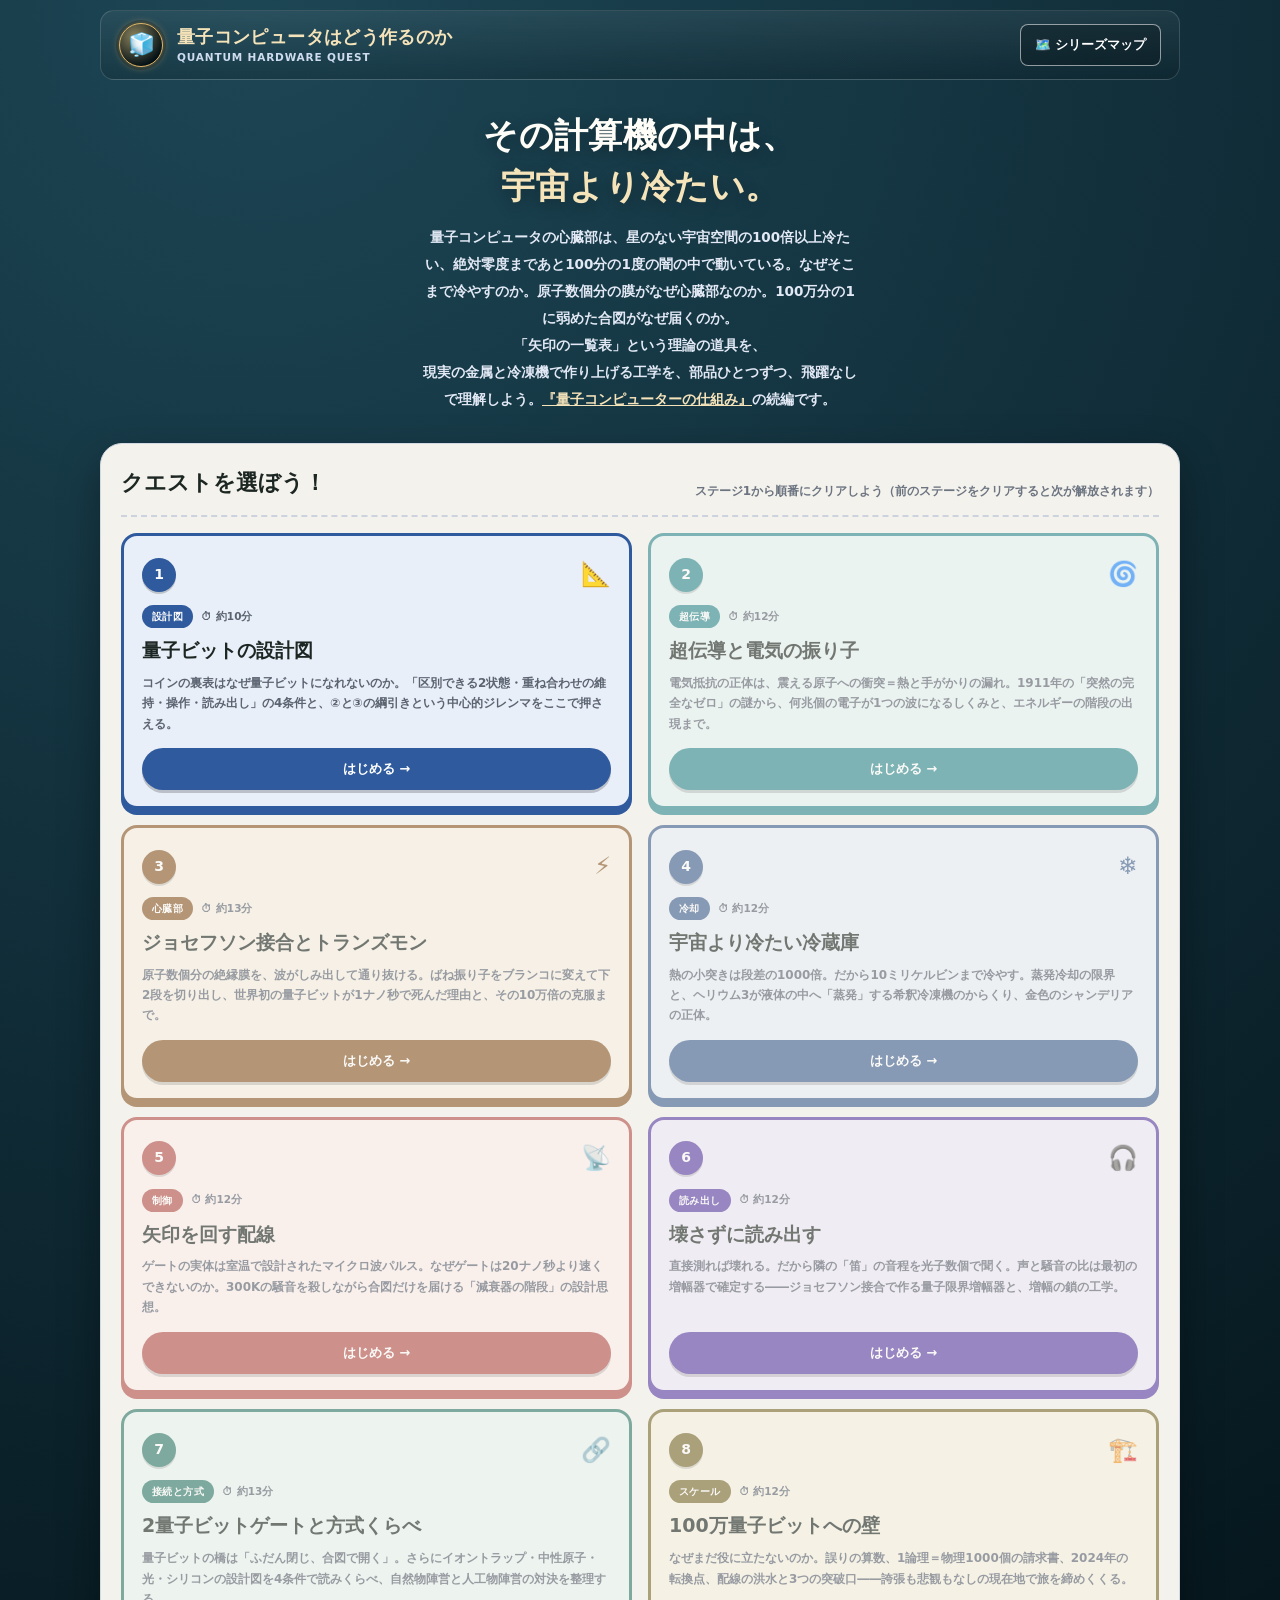
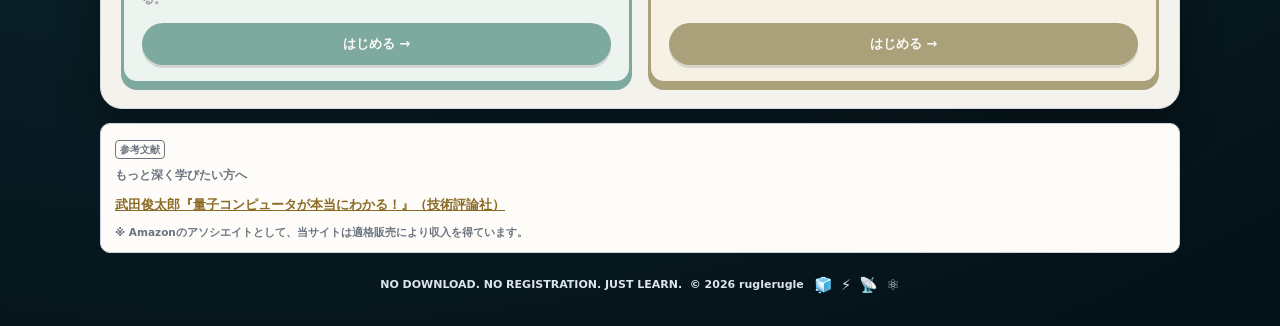
<file: index.html>
<!DOCTYPE html>
<html lang="ja">
<head>
<meta charset="UTF-8">
<meta name="viewport" content="width=device-width, initial-scale=1.0">
<meta name="theme-color" content="#12303c">
<!-- Google tag (gtag.js) -->
<script async src="https://www.googletagmanager.com/gtag/js?id=G-9RTQCP2HXM"></script>
<script>
  window.dataLayer = window.dataLayer || [];
  function gtag(){dataLayer.push(arguments);}
  gtag('js', new Date());
  gtag('config', 'G-9RTQCP2HXM');
</script>
<title>量子コンピュータはどう作るのか ― ハードウェアの中身を理解する 全8ステージの無料学習ゲーム</title>
<meta name="description" content="量子コンピュータの実機は、宇宙空間の100倍冷たい場所で動いている。超伝導とジョセフソン接合、希釈冷凍機、マイクロ波制御と減衰器の階段、量子限界増幅器、そして100万量子ビットへの壁まで――「矢印の一覧表」を現実の物質で作る工学を、論理の飛躍なく理解する全8ステージの無料学習サイト。ねこ博士とうさ美が案内します。">
<link rel="canonical" href="https://quantum-mechanics.habatakijuku.com/quantum-hardware/">
<meta property="og:type" content="website">
<meta property="og:site_name" content="量子コンピュータはどう作るのか">
<meta property="og:locale" content="ja_JP">
<meta property="og:title" content="量子コンピュータはどう作るのか ― ハードウェアの中身を理解する">
<meta property="og:description" content="その計算機の中は、宇宙より冷たい。超伝導量子ビットから希釈冷凍機、100万量子ビットへの壁まで、実機の工学を飛躍なしで理解する全8ステージ。">
<meta property="og:url" content="https://quantum-mechanics.habatakijuku.com/quantum-hardware/">
<meta property="og:image" content="https://quantum-mechanics.habatakijuku.com/quantum-hardware/images/ogp.png">
<meta property="og:image:width" content="1200">
<meta property="og:image:height" content="630">
<meta name="twitter:card" content="summary_large_image">
<link rel="icon" type="image/png" href="images/favicon.png">
<link rel="stylesheet" href="design-system.css">
<script type="application/ld+json">
{
  "@context": "https://schema.org",
  "@type": "LearningResource",
  "name": "量子コンピュータはどう作るのか ― ハードウェアの中身を理解する",
  "alternateName": "QUANTUM HARDWARE QUEST",
  "description": "超伝導量子ビットのハードウェアを部品ひとつずつ理解する学習サイト。量子ビットの4条件・超伝導とLC回路・ジョセフソン接合とトランズモン・希釈冷凍機・マイクロ波制御・分散読み出しと量子限界増幅・2量子ビットゲートと各方式の比較・スケールアップの壁まで、論理の飛躍なく導く。全8ステージ。",
  "url": "https://quantum-mechanics.habatakijuku.com/quantum-hardware/",
  "inLanguage": "ja",
  "learningResourceType": "learning activity",
  "educationalLevel": "中学生以上",
  "teaches": "量子コンピュータのハードウェア（超伝導量子ビット・ジョセフソン接合・トランズモン・希釈冷凍機・マイクロ波制御・量子測定・誤り訂正のコスト・各方式の比較）",
  "isAccessibleForFree": true,
  "author": { "@type": "Person", "name": "ruglerugle" }
}
</script>
</head>
<body>
<div class="shell">
  <nav class="topbar" aria-label="サイト情報">
    <span class="brand-badge" aria-hidden="true">🧊</span>
    <span class="brand-copy">
      <strong>量子コンピュータはどう作るのか</strong>
      <small>QUANTUM HARDWARE QUEST</small>
    </span>
    <a class="head-reset" style="margin-left:auto" href="https://quantum-mechanics.habatakijuku.com/" title="量子力学、冒険の書（シリーズマップ）へ">🗺️ シリーズマップ</a>
  </nav>

  <header class="hero">
    <div class="hero-copy">
      <h1><span class="line">その計算機の中は、</span><span class="line accent">宇宙より冷たい。</span></h1>
      <p>量子コンピュータの心臓部は、星のない宇宙空間の100倍以上冷たい、絶対零度まであと100分の1度の闇の中で動いている。なぜそこまで冷やすのか。原子数個分の膜がなぜ心臓部なのか。100万分の1に弱めた合図がなぜ届くのか。<span class="nowrap">「矢印の一覧表」という理論の道具を、</span><span class="nowrap">現実の金属と冷凍機で作り上げる工学</span>を、部品ひとつずつ、飛躍なしで理解しよう。<a href="https://quantum-mechanics.habatakijuku.com/quantum-computer/" style="color:#f5e3ba">『量子コンピューターの仕組み』</a>の続編です。</p>
    </div>
  </header>

  <main>
    <section class="board" aria-labelledby="quest-heading">
      <div class="board-head">
        <div><h2 id="quest-heading">クエストを選ぼう！</h2></div>
        <p>ステージ1から順番にクリアしよう（前のステージをクリアすると次が解放されます）</p>
      </div>

      <div class="quest-grid">
        <a class="quest-card" href="stage1.html" data-stage="1" style="--accent:#2f5a9e;--accent-bg:#e9eff8">
          <div class="q-top"><span class="q-num">1</span><span class="q-suit" aria-hidden="true">📐</span></div>
          <div class="q-meta"><span class="q-tag">設計図</span><span class="q-time">⏱ 約10分</span></div>
          <div class="q-title">量子ビットの設計図</div>
          <p class="q-desc">コインの裏表はなぜ量子ビットになれないのか。「区別できる2状態・重ね合わせの維持・操作・読み出し」の4条件と、②と③の綱引きという中心的ジレンマをここで押さえる。</p>
          <span class="q-cta">はじめる →</span>
        </a>

        <a class="quest-card" href="stage2.html" data-stage="2" style="--accent:#2f8a8f;--accent-bg:#e6f5f5">
          <div class="q-top"><span class="q-num">2</span><span class="q-suit" aria-hidden="true">🌀</span></div>
          <div class="q-meta"><span class="q-tag">超伝導</span><span class="q-time">⏱ 約12分</span></div>
          <div class="q-title">超伝導と電気の振り子</div>
          <p class="q-desc">電気抵抗の正体は、震える原子への衝突＝熱と手がかりの漏れ。1911年の「突然の完全なゼロ」の謎から、何兆個の電子が1つの波になるしくみと、エネルギーの階段の出現まで。</p>
          <span class="q-cta">はじめる →</span>
        </a>

        <a class="quest-card" href="stage3.html" data-stage="3" style="--accent:#8a5a2a;--accent-bg:#f8f0e3">
          <div class="q-top"><span class="q-num">3</span><span class="q-suit" aria-hidden="true">⚡</span></div>
          <div class="q-meta"><span class="q-tag">心臓部</span><span class="q-time">⏱ 約13分</span></div>
          <div class="q-title">ジョセフソン接合とトランズモン</div>
          <p class="q-desc">原子数個分の絶縁膜を、波がしみ出して通り抜ける。ばね振り子をブランコに変えて下2段を切り出し、世界初の量子ビットが1ナノ秒で死んだ理由と、その10万倍の克服まで。</p>
          <span class="q-cta">はじめる →</span>
        </a>

        <a class="quest-card" href="stage4.html" data-stage="4" style="--accent:#3f6191;--accent-bg:#eaf0f8">
          <div class="q-top"><span class="q-num">4</span><span class="q-suit" aria-hidden="true">❄️</span></div>
          <div class="q-meta"><span class="q-tag">冷却</span><span class="q-time">⏱ 約12分</span></div>
          <div class="q-title">宇宙より冷たい冷蔵庫</div>
          <p class="q-desc">熱の小突きは段差の1000倍。だから10ミリケルビンまで冷やす。蒸発冷却の限界と、ヘリウム3が液体の中へ「蒸発」する希釈冷凍機のからくり、金色のシャンデリアの正体。</p>
          <span class="q-cta">はじめる →</span>
        </a>

        <a class="quest-card" href="stage5.html" data-stage="5" style="--accent:#b5504a;--accent-bg:#fdefed">
          <div class="q-top"><span class="q-num">5</span><span class="q-suit" aria-hidden="true">📡</span></div>
          <div class="q-meta"><span class="q-tag">制御</span><span class="q-time">⏱ 約12分</span></div>
          <div class="q-title">矢印を回す配線</div>
          <p class="q-desc">ゲートの実体は室温で設計されたマイクロ波パルス。なぜゲートは20ナノ秒より速くできないのか。300Kの騒音を殺しながら合図だけを届ける「減衰器の階段」の設計思想。</p>
          <span class="q-cta">はじめる →</span>
        </a>

        <a class="quest-card" href="stage6.html" data-stage="6" style="--accent:#5b3fa6;--accent-bg:#efe9f9">
          <div class="q-top"><span class="q-num">6</span><span class="q-suit" aria-hidden="true">🎧</span></div>
          <div class="q-meta"><span class="q-tag">読み出し</span><span class="q-time">⏱ 約12分</span></div>
          <div class="q-title">壊さずに読み出す</div>
          <p class="q-desc">直接測れば壊れる。だから隣の「笛」の音程を光子数個で聞く。声と騒音の比は最初の増幅器で確定する――ジョセフソン接合で作る量子限界増幅器と、増幅の鎖の工学。</p>
          <span class="q-cta">はじめる →</span>
        </a>

        <a class="quest-card" href="stage7.html" data-stage="7" style="--accent:#2f7a6b;--accent-bg:#e9f5f1">
          <div class="q-top"><span class="q-num">7</span><span class="q-suit" aria-hidden="true">🔗</span></div>
          <div class="q-meta"><span class="q-tag">接続と方式</span><span class="q-time">⏱ 約13分</span></div>
          <div class="q-title">2量子ビットゲートと方式くらべ</div>
          <p class="q-desc">量子ビットの橋は「ふだん閉じ、合図で開く」。さらにイオントラップ・中性原子・光・シリコンの設計図を4条件で読みくらべ、自然物陣営と人工物陣営の対決を整理する。</p>
          <span class="q-cta">はじめる →</span>
        </a>

        <a class="quest-card" href="stage8.html" data-stage="8" style="--accent:#7a6a2f;--accent-bg:#f7f3e2">
          <div class="q-top"><span class="q-num">8</span><span class="q-suit" aria-hidden="true">🏗️</span></div>
          <div class="q-meta"><span class="q-tag">スケール</span><span class="q-time">⏱ 約12分</span></div>
          <div class="q-title">100万量子ビットへの壁</div>
          <p class="q-desc">なぜまだ役に立たないのか。誤りの算数、1論理＝物理1000個の請求書、2024年の転換点、配線の洪水と3つの突破口――誇張も悲観もなしの現在地で旅を締めくくる。</p>
          <span class="q-cta">はじめる →</span>
        </a>

      </div>
    </section>

    <div id="book-recommend"></div>
  </main>

  <footer>
    <p>NO DOWNLOAD. NO REGISTRATION. JUST LEARN. &nbsp;© <span id="year"></span> ruglerugle</p>
    <div class="footer-suits" aria-hidden="true"><span>🧊</span><span>⚡</span><span>📡</span><span>⚛</span></div>
  </footer>
</div>

<script>
  document.getElementById("year").textContent = new Date().getFullYear();
</script>
<script src="js/progress.js"></script>
<script>QH.initCoverPage();</script>
<script src="https://my.habatakijuku.com/sync.js" defer></script>
</body>
</html>
</file>
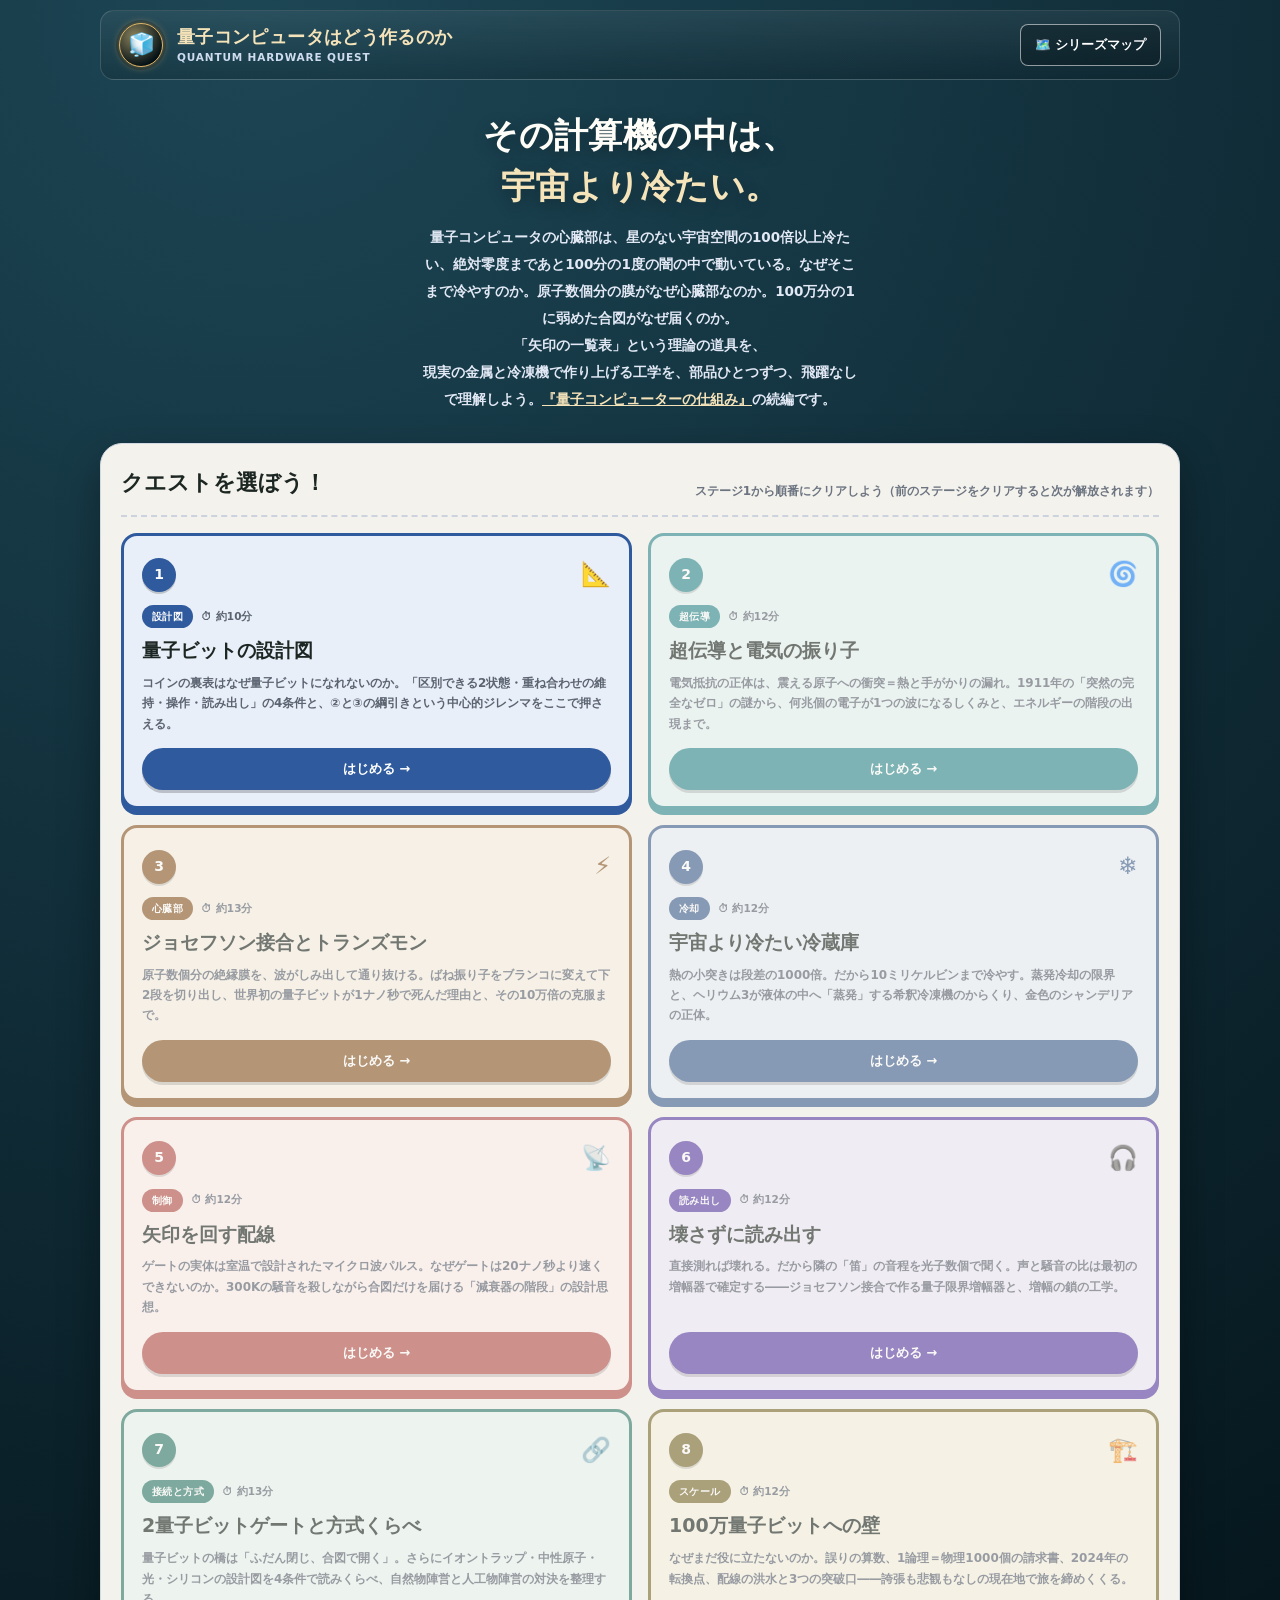
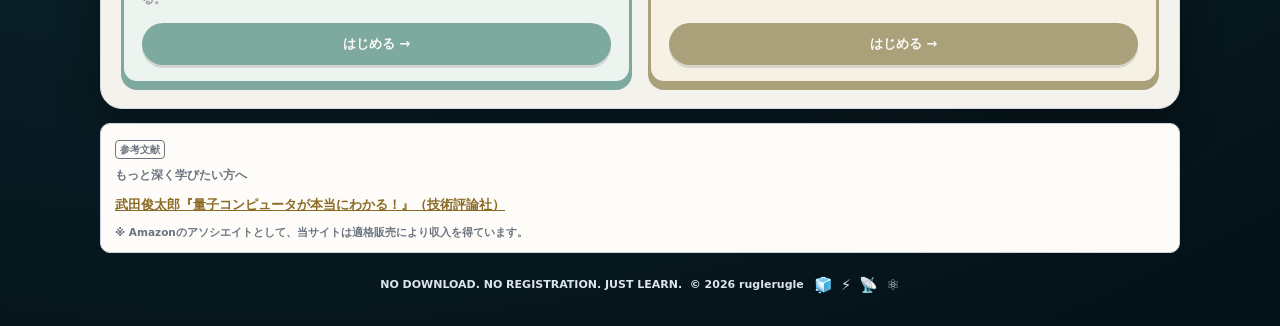
<file: complete.html>
<!DOCTYPE html>
<html lang="ja">
<head>
<meta charset="UTF-8">
<meta name="viewport" content="width=device-width, initial-scale=1.0">
<meta name="theme-color" content="#12303c">
<!-- Google tag (gtag.js) -->
<script async src="https://www.googletagmanager.com/gtag/js?id=G-9RTQCP2HXM"></script>
<script>
  window.dataLayer = window.dataLayer || [];
  function gtag(){dataLayer.push(arguments);}
  gtag('js', new Date());
  gtag('config', 'G-9RTQCP2HXM');
</script>
<title>全ステージクリア ― 量子コンピュータはどう作るのか</title>
<meta name="description" content="量子コンピュータはどう作るのか、全8ステージクリアおめでとう。ここまでの旅を振り返ろう。">
<meta name="robots" content="noindex">
<link rel="canonical" href="https://quantum-mechanics.habatakijuku.com/quantum-hardware/complete">
<meta property="og:type" content="website">
<meta property="og:site_name" content="量子コンピュータはどう作るのか">
<meta property="og:locale" content="ja_JP">
<meta property="og:title" content="全ステージクリア ― 量子コンピュータはどう作るのか">
<meta property="og:description" content="全8ステージクリアおめでとう。旅を振り返ろう。">
<meta property="og:url" content="https://quantum-mechanics.habatakijuku.com/quantum-hardware/complete">
<meta property="og:image" content="https://quantum-mechanics.habatakijuku.com/quantum-hardware/images/ogp.png">
<meta property="og:image:width" content="1200">
<meta property="og:image:height" content="630">
<meta name="twitter:card" content="summary_large_image">
<link rel="icon" type="image/png" href="images/favicon.png">
<link rel="stylesheet" href="design-system.css">
</head>
<body>
<div class="shell">
  <nav class="topbar" aria-label="サイト情報">
    <span class="brand-badge" aria-hidden="true">🧊</span>
    <span class="brand-copy">
      <strong>量子コンピュータはどう作るのか</strong>
      <small>QUANTUM HARDWARE QUEST</small>
    </span>
    <a class="head-reset" style="margin-left:auto" href="https://quantum-mechanics.habatakijuku.com/" title="量子力学、冒険の書（シリーズマップ）へ">🗺️ シリーズマップ</a>
  </nav>

  <header class="hero">
    <div class="hero-copy">
      <h1><span class="line">設計図、読破 ∎</span></h1>
      <p>宇宙より冷たい金色のシャンデリアの底で、何兆個の電子がたった1つの波として、人間が設計した合図に合わせて踊っている――きみはもう、その機械を部品の「なぜ」から語れる。コインの裏表から出発して、超伝導、ジョセフソン接合、希釈冷凍機、減衰器の階段、量子限界増幅器、そして100万量子ビットへの谷まで。すべてを貫いていたのは、<span class="nowrap">「閉じろ」と「触らせろ」の綱引き</span>を部品ごとに解き続ける、たった1つの設計思想だった。</p>
    </div>
  </header>

  <main>
    <section class="board" aria-labelledby="recap-heading">
      <div class="board-head">
        <div><h2 id="recap-heading">ここまでの旅を振り返ろう</h2></div>
        <p>全8ステージ、おつかれさま</p>
      </div>

      <div class="recap-list">
        <div class="recap-item">
          <div class="recap-num">1</div>
          <div class="recap-body">
            <div class="recap-title">量子ビットの設計図</div>
            <div class="recap-desc">条件は4つ――①区別できる2状態、②重ね合わせの維持（手がかりを漏らさない）、③外からの操作、④正確な読み出し。②と③は正反対の要求で、「合図したときだけ応答する」鍵穴つきの箱を探す旅が始まった。コインは②で全滅。</div>
          </div>
        </div>
        <div class="recap-item">
          <div class="recap-num">2</div>
          <div class="recap-body">
            <div class="recap-title">超伝導と電気の振り子</div>
            <div class="recap-desc">コンデンサ＋コイル＝電気の振り子（5GHz）。抵抗の正体は震える原子への衝突で、熱と手がかりが漏れる。超伝導は電子ペアが全体で1つの波になる相転移で、抵抗が本物のゼロに。閉じ込められた1つの波に階段が現れた――が、等時性のせいで等間隔。</div>
          </div>
        </div>
        <div class="recap-item">
          <div class="recap-num">3</div>
          <div class="recap-body">
            <div class="recap-title">ジョセフソン接合とトランズモン</div>
            <div class="recap-desc">原子数個分の酸化膜を波がしみ出して通る（トンネル効果）。か細い吊り橋は正比例を壊し、ばね振り子をブランコに変えて下2段を切り出した。1999年の世界初の量子ビットは電荷雑音で寿命1ナノ秒。大コンデンサで鈍感にしたトランズモンが10万倍に延ばした。</div>
          </div>
        </div>
        <div class="recap-item">
          <div class="recap-num">4</div>
          <div class="recap-body">
            <div class="recap-title">宇宙より冷たい冷蔵庫</div>
            <div class="recap-desc">常温の熱の小突きは段差の1000倍。強い一撃まで枯らすには10〜20mK（宇宙空間の100倍冷たい）が要る。圧縮・膨張で4K、蒸発冷却で1K、最後はヘリウム3が液体の中へ「蒸発」する希釈冷凍機。初期化は冷蔵庫のおまけでタダ。</div>
          </div>
        </div>
        <div class="recap-item">
          <div class="recap-num">5</div>
          <div class="recap-body">
            <div class="recap-title">矢印を回す配線</div>
            <div class="recap-desc">パルスは室温の任意波形発生器で設計（面積＝回転角、位相＝回転軸）。短すぎるパルスは周波数が広がり第3の段に漏れる。ケーブルは熱の橋かつ騒音の導管――減衰器の階段で騒音ごと100万分の1にし、合図は最初から100万倍強く送って勝負を決めた。</div>
          </div>
        </div>
        <div class="recap-item">
          <div class="recap-num">6</div>
          <div class="recap-body">
            <div class="recap-title">壊さずに読み出す</div>
            <div class="recap-desc">直接測れば壊れる一発勝負。隣の笛（7GHz）との押し合いによる音程のずれだけを光子数個で聞く量子非破壊測定。声と騒音の比は最初の増幅器で確定するから、10mKに超伝導の量子限界増幅器を置き、一方通行の弁で逆流を封じた。4条件コンプリート。</div>
          </div>
        </div>
        <div class="recap-item">
          <div class="recap-num">7</div>
          <div class="recap-body">
            <div class="recap-title">2量子ビットゲートと方式くらべ</div>
            <div class="recap-desc">量子ビットの橋も「ふだん閉じ、合図で開く」（蛇口方式と鍵方式）。イオンは宙吊りの本物の原子で列の揺れが橋、中性原子は光ピンセット、光は常温だがゲートが確率的、シリコンは工場の技術を流用。自然物と人工物のトレードオフ、勝者は未定。</div>
          </div>
        </div>
        <div class="recap-item">
          <div class="recap-num">8</div>
          <div class="recap-body">
            <div class="recap-title">100万量子ビットへの壁</div>
            <div class="recap-desc">誤り0.3%は1000ゲートで計算を壊す。1論理＝物理約1000個、実用は物理数百万個で、現在との差は数千倍。2024年に「増やせば良くなる」閾値の良い側へ。残る敵は配線の洪水――多重化・極低温CMOS・モジュール化が突破口。谷はすべて工学の谷だ。</div>
          </div>
        </div>
      </div>

      <div class="formula-box">
        <span class="step">【旅の結論 ― 量子コンピュータはどう作るのか】</span>
        <span class="step">・ハードウェア設計の核心は、②「手がかりを漏らすな」と③「外から操作させろ」の<strong>綱引き</strong>。すべての部品が「ふだんは閉じ、合図したときだけ開く」の変奏で、この1つのジレンマを解いている</span>
        <span class="step">・超伝導方式＝<strong>何兆個の電子を1つの波にして、ブランコ化した階段の下2段を使う人工原子</strong>。冷却・遮蔽・減衰・鈍感化で守り、共鳴パルスで回し、笛の音程と量子限界増幅で読む</span>
        <span class="step">・性能の現在地：寿命100マイクロ秒級、1量子ビットゲート99.9%、2量子ビット99〜99.7%、読み出し99%。<span class="nw">誤り訂正は「増やせば良くなる」時代の入口</span>（2024年）</span>
        <span class="step">・「役に立つ」までの谷＝<strong>数千倍の物理量子ビット＋配線の洪水</strong>。ただし行く手に物理法則の禁止札はなく、すべて工学の宿題</span>
        <span class="step">・どの方式のニュースも<strong>4条件</strong>――2状態は何か・どう守るか・どう操作するか・どう読むか――で読めば、自分の頭で評価できる</span>
      </div>

      <div class="recap-item" style="display:block;text-align:center;margin-top:20px">
        <div class="recap-title">シリーズの旅は、ここで一区切り</div>
        <div class="recap-desc" style="margin:6px auto 14px;max-width:520px">量子力学の入口からここまでの全クエストの地図は、シリーズマップから。回路とゲートを自分の手で組んでみたくなったら、発展編の量子回路クエストへ。</div>
        <div class="complete-actions" style="margin-top:0">
          <a class="btn btn-primary" href="https://quantum-mechanics.habatakijuku.com/">🗺 シリーズマップへ →</a>
          <a class="btn" href="https://quantum-mechanics.habatakijuku.com/quantum-circuit/">🔧 第8章：量子回路クエストへ →</a>
        </div>
      </div>

      <div class="complete-actions">
        <a class="btn btn-primary" href="index.html">トップに戻る →</a>
        <button class="btn" id="btn-reset-all">🔄 最初からやり直す</button>
      </div>
    </section>

    <div id="book-recommend"></div>
  </main>

  <footer>
    <p>NO DOWNLOAD. NO REGISTRATION. JUST LEARN. &nbsp;© <span id="year"></span> ruglerugle</p>
    <div class="footer-suits" aria-hidden="true"><span>🧊</span><span>⚡</span><span>📡</span><span>⚛</span></div>
  </footer>
</div>

<script>
  document.getElementById("year").textContent = new Date().getFullYear();
</script>
<script src="js/progress.js"></script>
<script>QH.initCompletePage();</script>
<script src="https://my.habatakijuku.com/sync.js" defer></script>
</body>
</html>
</file>
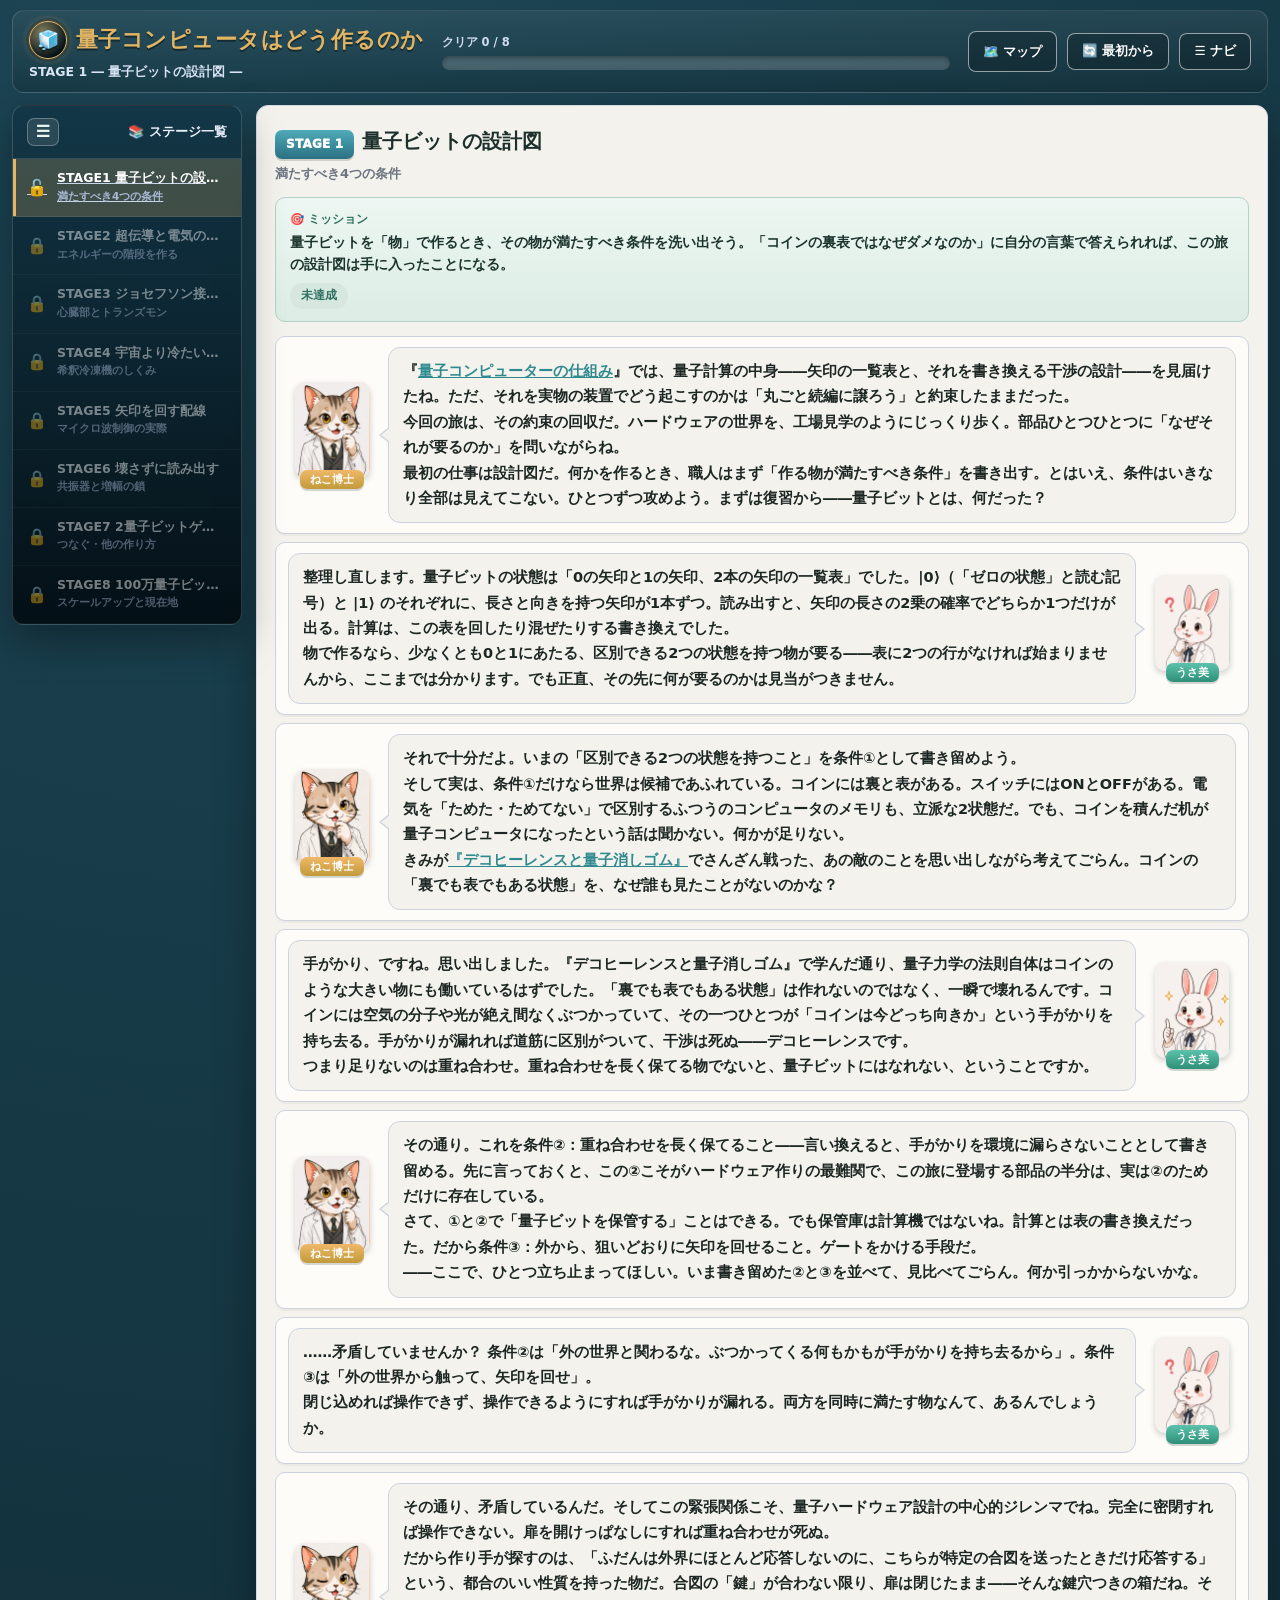
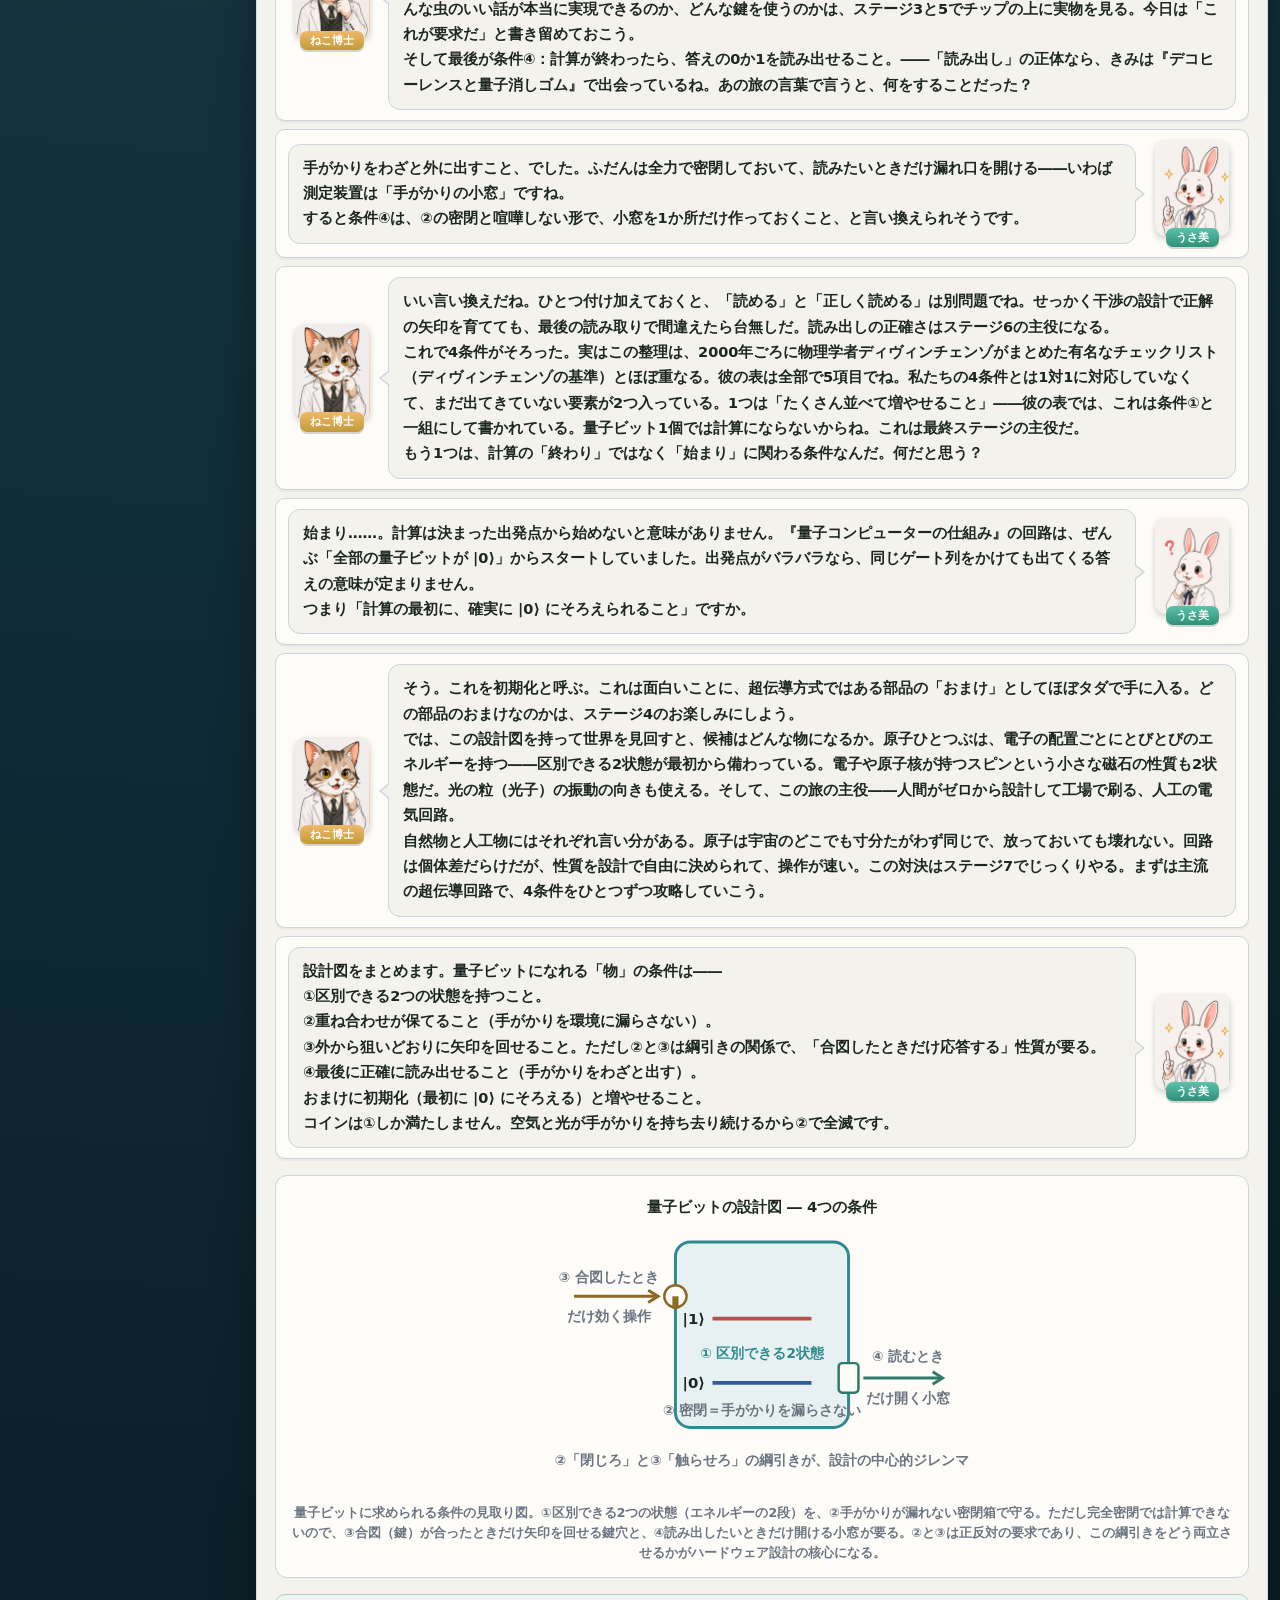
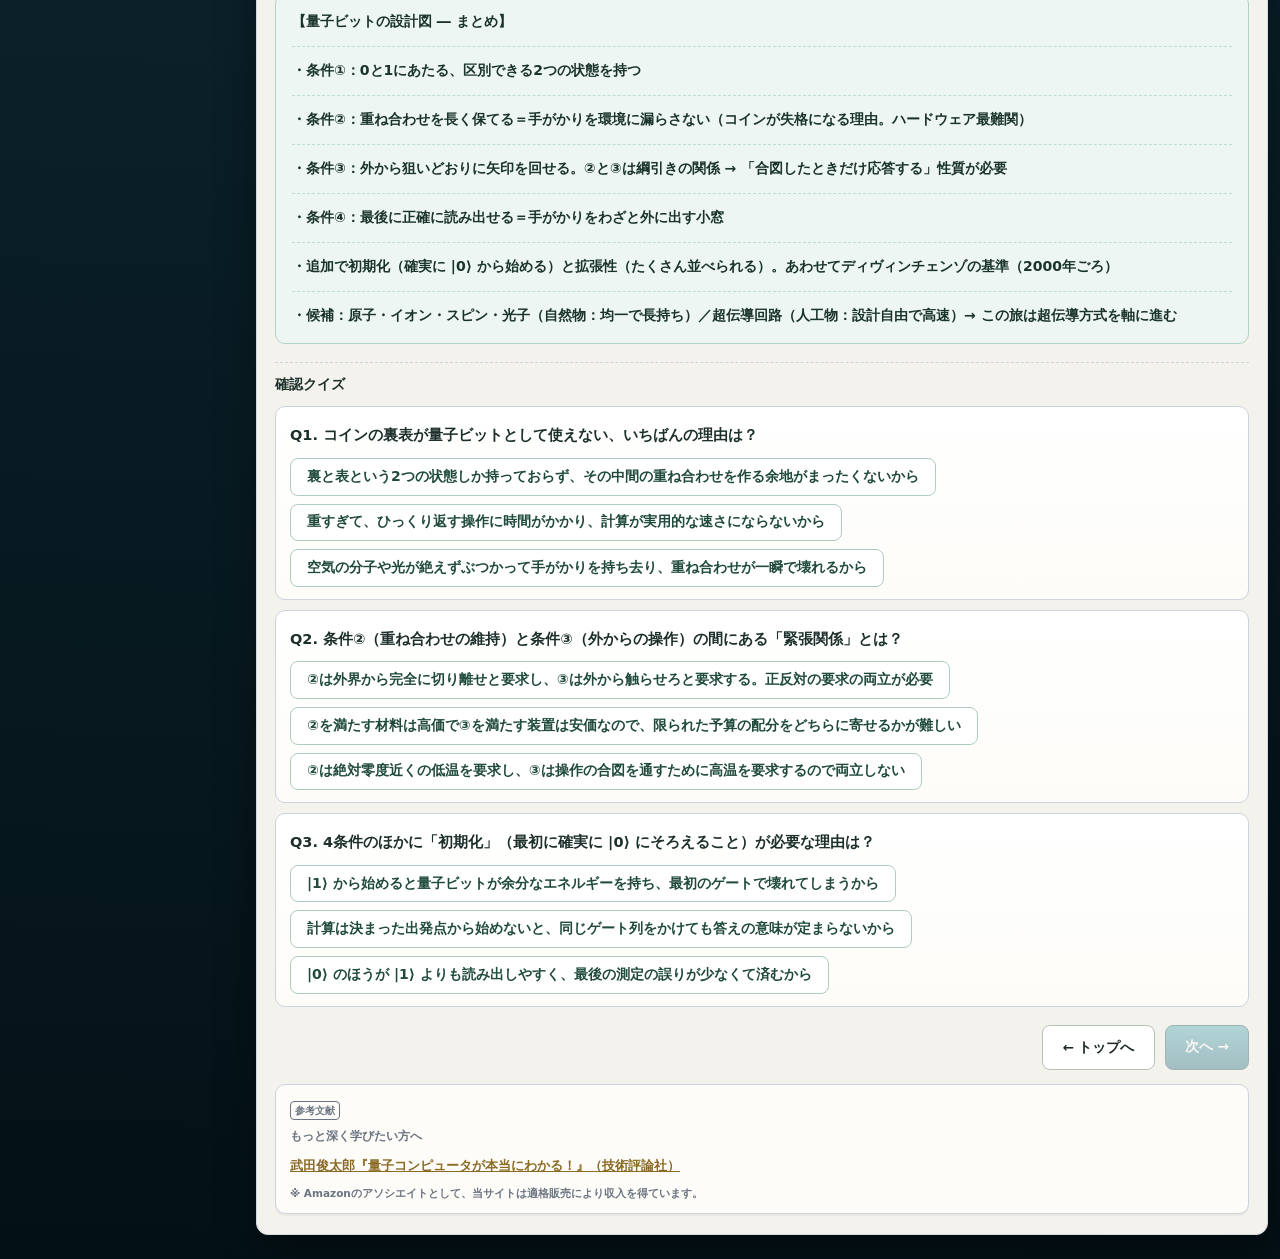
<file: stage1.html>
<!DOCTYPE html>
<html lang="ja">
<head>
<meta charset="UTF-8">
<meta name="viewport" content="width=device-width, initial-scale=1.0">
<meta name="theme-color" content="#12303c">
<!-- Google tag (gtag.js) -->
<script async src="https://www.googletagmanager.com/gtag/js?id=G-9RTQCP2HXM"></script>
<script>
  window.dataLayer = window.dataLayer || [];
  function gtag(){dataLayer.push(arguments);}
  gtag('js', new Date());
  gtag('config', 'G-9RTQCP2HXM');
</script>
<title>STAGE1 量子ビットの設計図 ― 量子コンピュータはどう作るのか</title>
<meta name="description" content="量子ビットを「物」で作るには何が必要か。区別できる2つの状態・重ね合わせの維持・外からの操作・読み出しという4つの条件を、コインの裏表がなぜ量子ビットになれないのかから出発して、論理の飛躍なく導く。ディヴィンチェンゾの基準への入口。">
<link rel="canonical" href="https://quantum-mechanics.habatakijuku.com/quantum-hardware/stage1">
<meta property="og:type" content="article">
<meta property="og:site_name" content="量子コンピュータはどう作るのか">
<meta property="og:locale" content="ja_JP">
<meta property="og:title" content="STAGE1 量子ビットの設計図 ― 量子コンピュータはどう作るのか">
<meta property="og:description" content="量子ビットを「物」で作るための4つの条件を、コインの裏表がなぜダメなのかから導く。">
<meta property="og:url" content="https://quantum-mechanics.habatakijuku.com/quantum-hardware/stage1">
<meta property="og:image" content="https://quantum-mechanics.habatakijuku.com/quantum-hardware/images/ogp.png">
<meta property="og:image:width" content="1200">
<meta property="og:image:height" content="630">
<meta name="twitter:card" content="summary_large_image">
<link rel="icon" type="image/png" href="images/favicon.png">
<link rel="stylesheet" href="design-system.css">
<style>
  .qh-svg .label{fill:var(--muted);font-size:11px;font-weight:700}
  .qh-svg .strong{fill:var(--ink);font-size:12px;font-weight:900}
  .qh-svg .accent{fill:#2f8a8f;font-size:11px;font-weight:900}
</style>
</head>
<body>
<div class="app-shell side-collapsed" id="app-shell">
  <header class="game-header">
    <div class="brand">
      <div class="brand-title"><a class="head-reset home-badge" href="index.html" title="トップへ" aria-label="トップへ">🧊</a> <span>量子コンピュータはどう作るのか</span></div>
      <div class="brand-sub">STAGE 1 ― 量子ビットの設計図 ―</div>
    </div>
    <div class="head-progress-wrap">
      <div class="head-progress-label" id="progress-label">クリア 0 / 8</div>
      <div class="head-progress" role="progressbar" aria-label="クリア済みステージ数" aria-valuemin="0" aria-valuemax="8" aria-valuenow="0"><div class="head-progress-fill" id="progress-fill" style="width:0%"></div></div>
    </div>
    <div class="header-actions">
      <a class="head-reset" href="https://quantum-mechanics.habatakijuku.com/" title="量子力学、冒険の書（シリーズマップ）へ">🗺️ マップ</a>
      <button class="head-reset" id="btn-reset-all">🔄 最初から</button>
      <button class="head-reset" id="head-nav-toggle" title="ステージ一覧の表示切替">☰ ナビ</button>
    </div>
  </header>

  <div class="game-layout">
    <div class="side-backdrop" id="side-backdrop"></div>
    <aside class="side-panel">
      <div class="side-head">
        <button class="side-toggle" id="sidebar-toggle" title="ステージ一覧の表示切替" aria-label="ステージ一覧の表示切替">☰</button>
        <span class="side-head-text">📚 ステージ一覧</span>
      </div>
      <div class="side-list" id="side-list"></div>
    </aside>

    <main class="main-area">
      <div class="chapter-head">
        <span class="chapter-badge">STAGE 1</span><h1 class="chapter-title">量子ビットの設計図</h1>
        <div class="chapter-sub">満たすべき4つの条件</div>
      </div>

      <div class="mission-box">
        <div class="mission-label">🎯 ミッション</div>
        <div class="mission-text">量子ビットを「物」で作るとき、その物が満たすべき条件を洗い出そう。「コインの裏表ではなぜダメなのか」に自分の言葉で答えられれば、この旅の設計図は手に入ったことになる。</div>
        <span class="mission-status" id="mission-status">未達成</span>
      </div>

      <div class="dialogue-scene">
        <div class="dialog-row">
          <div class="dialog-character">
            <div class="dialog-avatar mentor"><img src="images/cat.webp" width="300" height="386" alt=""></div>
            <div class="dialog-name mentor">ねこ博士</div>
          </div>
          <div class="dialog-bubble">『<a href="https://quantum-mechanics.habatakijuku.com/quantum-computer/" target="_blank" rel="noopener" style="color:#2f8a8f;text-decoration:underline">量子コンピューターの仕組み</a>』では、量子計算の中身――矢印の一覧表と、それを書き換える干渉の設計――を見届けたね。ただ、それを<strong>実物の装置</strong>でどう起こすのかは「丸ごと続編に譲ろう」と約束したままだった。<br>今回の旅は、その約束の回収だ。<strong>ハードウェアの世界</strong>を、工場見学のようにじっくり歩く。部品ひとつひとつに「なぜそれが要るのか」を問いながらね。<br>最初の仕事は<strong>設計図</strong>だ。何かを作るとき、職人はまず「作る物が満たすべき条件」を書き出す。とはいえ、条件はいきなり全部は見えてこない。ひとつずつ攻めよう。まずは復習から――<strong>量子ビットとは、何だった？</strong></div>
        </div>
        <div class="dialog-row right">
          <div class="dialog-character">
            <div class="dialog-avatar student"><img src="images/rabbitThink.webp" width="300" height="386" alt=""></div>
            <div class="dialog-name student">うさ美</div>
          </div>
          <div class="dialog-bubble">整理し直します。量子ビットの状態は<strong>「0の矢印と1の矢印、2本の矢印の一覧表」</strong>でした。|0⟩（「ゼロの状態」と読む記号）と |1⟩ のそれぞれに、長さと向きを持つ矢印が1本ずつ。読み出すと、矢印の長さの2乗の確率でどちらか<strong>1つだけ</strong>が出る。計算は、この表を回したり混ぜたりする書き換えでした。<br>物で作るなら、少なくとも<strong>0と1にあたる、区別できる2つの状態</strong>を持つ物が要る――表に2つの行がなければ始まりませんから、ここまでは分かります。でも正直、その先に何が要るのかは見当がつきません。</div>
        </div>
        <div class="dialog-row">
          <div class="dialog-character">
            <div class="dialog-avatar mentor"><img src="images/catThink.webp" width="300" height="386" alt=""></div>
            <div class="dialog-name mentor">ねこ博士</div>
          </div>
          <div class="dialog-bubble">それで十分だよ。いまの「区別できる2つの状態を持つこと」を<strong>条件①</strong>として書き留めよう。<br>そして実は、条件①だけなら世界は候補であふれている。コインには裏と表がある。スイッチにはONとOFFがある。電気を「ためた・ためてない」で区別するふつうのコンピュータのメモリも、立派な2状態だ。でも、コインを積んだ机が量子コンピュータになったという話は聞かない。何かが足りない。<br>きみが<a href="https://quantum-mechanics.habatakijuku.com/decoherence-quest/" target="_blank" rel="noopener" style="color:#2f8a8f;text-decoration:underline">『デコヒーレンスと量子消しゴム』</a>でさんざん戦った、あの敵のことを思い出しながら考えてごらん。コインの「裏でも表でもある状態」を、なぜ誰も見たことがないのかな？</div>
        </div>
        <div class="dialog-row right">
          <div class="dialog-character">
            <div class="dialog-avatar student"><img src="images/rabbit.webp" width="300" height="386" alt=""></div>
            <div class="dialog-name student">うさ美</div>
          </div>
          <div class="dialog-bubble"><strong>手がかり</strong>、ですね。思い出しました。『デコヒーレンスと量子消しゴム』で学んだ通り、量子力学の法則自体はコインのような大きい物にも働いているはずでした。「裏でも表でもある状態」は作れないのではなく、<strong>一瞬で壊れる</strong>んです。コインには空気の分子や光が絶え間なくぶつかっていて、その一つひとつが「コインは今どっち向きか」という<strong>手がかり</strong>を持ち去る。手がかりが漏れれば道筋に区別がついて、干渉は死ぬ――デコヒーレンスです。<br>つまり足りないのは<strong>重ね合わせ</strong>。重ね合わせを長く保てる物でないと、量子ビットにはなれない、ということですか。</div>
        </div>
        <div class="dialog-row">
          <div class="dialog-character">
            <div class="dialog-avatar mentor"><img src="images/cat.webp" width="300" height="386" alt=""></div>
            <div class="dialog-name mentor">ねこ博士</div>
          </div>
          <div class="dialog-bubble">その通り。これを<strong>条件②：重ね合わせを長く保てること――言い換えると、手がかりを環境に漏らさないこと</strong>として書き留める。先に言っておくと、この②こそが<strong>ハードウェア作りの最難関</strong>で、この旅に登場する部品の半分は、実は②のためだけに存在している。<br>さて、①と②で「量子ビットを<strong>保管</strong>する」ことはできる。でも保管庫は計算機ではないね。計算とは表の書き換えだった。だから<strong>条件③：外から、狙いどおりに矢印を回せること</strong>。ゲートをかける手段だ。<br>――ここで、ひとつ立ち止まってほしい。いま書き留めた②と③を並べて、見比べてごらん。何か引っかからないかな。</div>
        </div>
        <div class="dialog-row right">
          <div class="dialog-character">
            <div class="dialog-avatar student"><img src="images/rabbitThink.webp" width="300" height="386" alt=""></div>
            <div class="dialog-name student">うさ美</div>
          </div>
          <div class="dialog-bubble">……<strong>矛盾していませんか？</strong> 条件②は「外の世界と関わるな。ぶつかってくる何もかもが手がかりを持ち去るから」。条件③は「外の世界から触って、矢印を回せ」。<br>閉じ込めれば操作できず、操作できるようにすれば手がかりが漏れる。両方を同時に満たす物なんて、あるんでしょうか。</div>
        </div>
        <div class="dialog-row">
          <div class="dialog-character">
            <div class="dialog-avatar mentor"><img src="images/catThink.webp" width="300" height="386" alt=""></div>
            <div class="dialog-name mentor">ねこ博士</div>
          </div>
          <div class="dialog-bubble">その通り、矛盾しているんだ。そしてこの緊張関係こそ、量子ハードウェア設計の<strong>中心的ジレンマ</strong>でね。完全に密閉すれば操作できない。扉を開けっぱなしにすれば重ね合わせが死ぬ。<br>だから作り手が探すのは、「<strong>ふだんは外界にほとんど応答しないのに、こちらが特定の合図を送ったときだけ応答する</strong>」という、都合のいい性質を持った物だ。合図の「鍵」が合わない限り、扉は閉じたまま――そんな鍵穴つきの箱だね。そんな虫のいい話が本当に実現できるのか、どんな鍵を使うのかは、ステージ3と5でチップの上に実物を見る。今日は「これが要求だ」と書き留めておこう。<br>そして最後が<strong>条件④：計算が終わったら、答えの0か1を読み出せること</strong>。――「読み出し」の正体なら、きみは『デコヒーレンスと量子消しゴム』で出会っているね。あの旅の言葉で言うと、何をすることだった？</div>
        </div>
        <div class="dialog-row right">
          <div class="dialog-character">
            <div class="dialog-avatar student"><img src="images/rabbit.webp" width="300" height="386" alt=""></div>
            <div class="dialog-name student">うさ美</div>
          </div>
          <div class="dialog-bubble"><strong>手がかりをわざと外に出す</strong>こと、でした。ふだんは全力で密閉しておいて、読みたいときだけ漏れ口を開ける――いわば測定装置は「手がかりの小窓」ですね。<br>すると条件④は、②の密閉と喧嘩しない形で、<strong>小窓を1か所だけ作っておくこと</strong>、と言い換えられそうです。</div>
        </div>
        <div class="dialog-row">
          <div class="dialog-character">
            <div class="dialog-avatar mentor"><img src="images/cat.webp" width="300" height="386" alt=""></div>
            <div class="dialog-name mentor">ねこ博士</div>
          </div>
          <div class="dialog-bubble">いい言い換えだね。ひとつ付け加えておくと、「読める」と「正しく読める」は別問題でね。せっかく干渉の設計で正解の矢印を育てても、最後の読み取りで間違えたら台無しだ。読み出しの<strong>正確さ</strong>はステージ6の主役になる。<br>これで4条件がそろった。実はこの整理は、2000年ごろに物理学者<strong>ディヴィンチェンゾ</strong>がまとめた有名なチェックリスト（<strong>ディヴィンチェンゾの基準</strong>）とほぼ重なる。彼の表は全部で5項目でね。私たちの4条件とは1対1に対応していなくて、まだ出てきていない要素が2つ入っている。1つは「<strong>たくさん並べて増やせること</strong>」――彼の表では、これは条件①と一組にして書かれている。量子ビット1個では計算にならないからね。これは最終ステージの主役だ。<br>もう1つは、計算の「終わり」ではなく「始まり」に関わる条件なんだ。何だと思う？</div>
        </div>
        <div class="dialog-row right">
          <div class="dialog-character">
            <div class="dialog-avatar student"><img src="images/rabbitThink.webp" width="300" height="386" alt=""></div>
            <div class="dialog-name student">うさ美</div>
          </div>
          <div class="dialog-bubble">始まり……。計算は決まった出発点から始めないと意味がありません。『量子コンピューターの仕組み』の回路は、ぜんぶ「全部の量子ビットが |0⟩」からスタートしていました。出発点がバラバラなら、同じゲート列をかけても出てくる答えの意味が定まりません。<br>つまり「<strong>計算の最初に、確実に |0⟩ にそろえられること</strong>」ですか。</div>
        </div>
        <div class="dialog-row">
          <div class="dialog-character">
            <div class="dialog-avatar mentor"><img src="images/cat.webp" width="300" height="386" alt=""></div>
            <div class="dialog-name mentor">ねこ博士</div>
          </div>
          <div class="dialog-bubble">そう。これを<strong>初期化</strong>と呼ぶ。これは面白いことに、超伝導方式では<strong>ある部品の「おまけ」としてほぼタダで手に入る</strong>。どの部品のおまけなのかは、ステージ4のお楽しみにしよう。<br>では、この設計図を持って世界を見回すと、候補はどんな物になるか。原子ひとつぶは、電子の配置ごとにとびとびのエネルギーを持つ――区別できる2状態が最初から備わっている。電子や原子核が持つ<strong>スピン</strong>という小さな磁石の性質も2状態だ。光の粒（光子）の振動の向きも使える。そして、この旅の主役――<strong>人間がゼロから設計して工場で刷る、人工の電気回路</strong>。<br>自然物と人工物にはそれぞれ言い分がある。原子は宇宙のどこでも寸分たがわず同じで、放っておいても壊れない。回路は個体差だらけだが、性質を<strong>設計で自由に決められて</strong>、操作が速い。この対決はステージ7でじっくりやる。まずは主流の超伝導回路で、4条件をひとつずつ攻略していこう。</div>
        </div>
        <div class="dialog-row right">
          <div class="dialog-character">
            <div class="dialog-avatar student"><img src="images/rabbit.webp" width="300" height="386" alt=""></div>
            <div class="dialog-name student">うさ美</div>
          </div>
          <div class="dialog-bubble">設計図をまとめます。量子ビットになれる「物」の条件は――<br><strong>①区別できる2つの状態</strong>を持つこと。<br><strong>②重ね合わせが保てる</strong>こと（手がかりを環境に漏らさない）。<br><strong>③外から狙いどおりに矢印を回せる</strong>こと。ただし②と③は綱引きの関係で、「合図したときだけ応答する」性質が要る。<br><strong>④最後に正確に読み出せる</strong>こと（手がかりをわざと出す）。<br>おまけに<strong>初期化</strong>（最初に |0⟩ にそろえる）と<strong>増やせること</strong>。<br>コインは①しか満たしません。空気と光が手がかりを持ち去り続けるから②で全滅です。</div>
        </div>
      </div>

      <div class="diagram-box">
        <svg class="qh-svg" viewBox="0 0 372 240" width="100%" role="img" aria-label="量子ビットの4条件の図。中央に2段のエネルギー状態を持つ量子ビットがあり、密閉された箱に守られている。箱には操作の合図を入れる鍵穴と、読み出しのときだけ開く小窓が付いている">
          <text class="strong" x="186" y="18" text-anchor="middle">量子ビットの設計図 ― 4つの条件</text>
          <!-- 密閉箱 -->
          <rect x="116" y="42" width="140" height="150" rx="12" fill="#e8f1f1" stroke="#2f8a8f" stroke-width="2.4"/>
          <!-- 2段 -->
          <line x1="146" y1="156" x2="226" y2="156" stroke="#2f5a9e" stroke-width="3"/>
          <line x1="146" y1="104" x2="226" y2="104" stroke="#b5504a" stroke-width="3"/>
          <text class="strong" x="140" y="160" text-anchor="end" fill="#2f5a9e">|0⟩</text>
          <text class="strong" x="140" y="108" text-anchor="end" fill="#b5504a">|1⟩</text>
          <text class="accent" x="186" y="136" text-anchor="middle">① 区別できる2状態</text>
          <text class="label" x="186" y="182" text-anchor="middle">② 密閉＝手がかりを漏らさない</text>
          <!-- 鍵穴（操作） -->
          <circle cx="116" cy="86" r="9" fill="var(--paper2)" stroke="#8a6a24" stroke-width="2"/>
          <rect x="113.5" y="86" width="5" height="10" fill="#8a6a24"/>
          <path d="M 34 86 L 100 86" stroke="#8a6a24" stroke-width="2.4" fill="none"/>
          <path d="M 94 81 L 102 86 L 94 91" stroke="#8a6a24" stroke-width="2.4" fill="none"/>
          <text class="label" x="62" y="74" text-anchor="middle">③ 合図したとき</text>
          <text class="label" x="62" y="106" text-anchor="middle">だけ効く操作</text>
          <!-- 小窓（読み出し） -->
          <rect x="248" y="140" width="16" height="24" rx="3" fill="var(--paper2)" stroke="#2f7a6b" stroke-width="2"/>
          <path d="M 268 152 L 330 152" stroke="#2f7a6b" stroke-width="2.4" fill="none"/>
          <path d="M 324 147 L 332 152 L 324 157" stroke="#2f7a6b" stroke-width="2.4" fill="none"/>
          <text class="label" x="304" y="138" text-anchor="middle">④ 読むとき</text>
          <text class="label" x="304" y="172" text-anchor="middle">だけ開く小窓</text>
          <text class="label" x="186" y="222" text-anchor="middle">②「閉じろ」と③「触らせろ」の綱引きが、設計の中心的ジレンマ</text>
        </svg>
        <div class="diagram-caption">量子ビットに求められる条件の見取り図。<strong>①区別できる2つの状態</strong>（エネルギーの2段）を、<strong>②手がかりが漏れない密閉箱</strong>で守る。ただし完全密閉では計算できないので、<strong>③合図（鍵）が合ったときだけ矢印を回せる鍵穴</strong>と、<strong>④読み出したいときだけ開ける小窓</strong>が要る。②と③は正反対の要求であり、この綱引きをどう両立させるかがハードウェア設計の核心になる。</div>
      </div>

      <div class="formula-box">
        <span class="step">【量子ビットの設計図 ― まとめ】</span>
        <span class="step">・<strong>条件①</strong>：0と1にあたる、区別できる2つの状態を持つ</span>
        <span class="step">・<strong>条件②</strong>：重ね合わせを長く保てる＝<span class="nw">手がかりを環境に漏らさない</span>（コインが失格になる理由。ハードウェア最難関）</span>
        <span class="step">・<strong>条件③</strong>：外から狙いどおりに矢印を回せる。②と③は綱引きの関係 → 「合図したときだけ応答する」性質が必要</span>
        <span class="step">・<strong>条件④</strong>：最後に正確に読み出せる＝<span class="nw">手がかりをわざと外に出す小窓</span></span>
        <span class="step">・追加で<strong>初期化</strong>（確実に |0⟩ から始める）と<strong>拡張性</strong>（たくさん並べられる）。あわせて<strong>ディヴィンチェンゾの基準</strong>（2000年ごろ）</span>
        <span class="step">・候補：原子・イオン・スピン・光子（自然物：均一で長持ち）／超伝導回路（人工物：設計自由で高速）→ この旅は超伝導方式を軸に進む</span>
      </div>

      <h2 class="quiz-head">確認クイズ</h2>
      <div class="quiz-card" data-quiz>
        <p class="quiz-q">Q1. コインの裏表が量子ビットとして使えない、いちばんの理由は？</p>
        <div class="choice-list">
          <button class="choice-btn">裏と表という2つの状態しか持っておらず、その中間の重ね合わせを作る余地がまったくないから</button>
          <button class="choice-btn">重すぎて、ひっくり返す操作に時間がかかり、計算が実用的な速さにならないから</button>
          <button class="choice-btn">空気の分子や光が絶えずぶつかって手がかりを持ち去り、重ね合わせが一瞬で壊れるから</button>
        </div>
        <div class="quiz-explain" hidden>正解！ コインは条件①（2状態）は満たしている。失格の理由は条件②。大きな物体には環境の粒子が絶え間なくぶつかり、「今どっち向きか」の手がかりを持ち去り続けるため、裏と表の重ね合わせは干渉できる時間を一瞬も確保できない。</div>
      </div>

      <div class="quiz-card" data-quiz>
        <p class="quiz-q">Q2. 条件②（重ね合わせの維持）と条件③（外からの操作）の間にある「緊張関係」とは？</p>
        <div class="choice-list">
          <button class="choice-btn">②は外界から完全に切り離せと要求し、③は外から触らせろと要求する。正反対の要求の両立が必要</button>
          <button class="choice-btn">②を満たす材料は高価で③を満たす装置は安価なので、限られた予算の配分をどちらに寄せるかが難しい</button>
          <button class="choice-btn">②は絶対零度近くの低温を要求し、③は操作の合図を通すために高温を要求するので両立しない</button>
        </div>
        <div class="quiz-explain" hidden>正解！ 密閉すれば操作できず、扉を開ければ手がかりが漏れる。だから「ふだんは外界に応答せず、特定の合図を送ったときだけ応答する」という鍵穴つきの箱のような性質を持つ物を探すことになる。これが量子ハードウェア設計の中心的ジレンマだ。</div>
      </div>

      <div class="quiz-card" data-quiz>
        <p class="quiz-q">Q3. 4条件のほかに「初期化」（最初に確実に |0⟩ にそろえること）が必要な理由は？</p>
        <div class="choice-list">
          <button class="choice-btn">|1⟩ から始めると量子ビットが余分なエネルギーを持ち、最初のゲートで壊れてしまうから</button>
          <button class="choice-btn">計算は決まった出発点から始めないと、同じゲート列をかけても答えの意味が定まらないから</button>
          <button class="choice-btn">|0⟩ のほうが |1⟩ よりも読み出しやすく、最後の測定の誤りが少なくて済むから</button>
        </div>
        <div class="quiz-explain" hidden>正解！ ゲート列（プログラム）は「この出発点から始めればこの答えが出る」という設計になっている。出発点がバラバラでは答えの意味が定まらない。なお超伝導方式では、初期化はある部品のおまけとしてほぼタダで手に入る――種明かしはステージ4で。</div>
      </div>

      <div class="stage-nav">
        <a class="btn" href="index.html">← トップへ</a>
        <button class="btn btn-primary" id="btn-next" disabled>次へ →</button>
      </div>

      <div id="book-recommend"></div>
    </main>
  </div>
</div>

<script src="js/progress.js"></script>
<script>QH.initStagePage(1);</script>
<script src="https://my.habatakijuku.com/sync.js" defer></script>
</body>
</html>
</file>
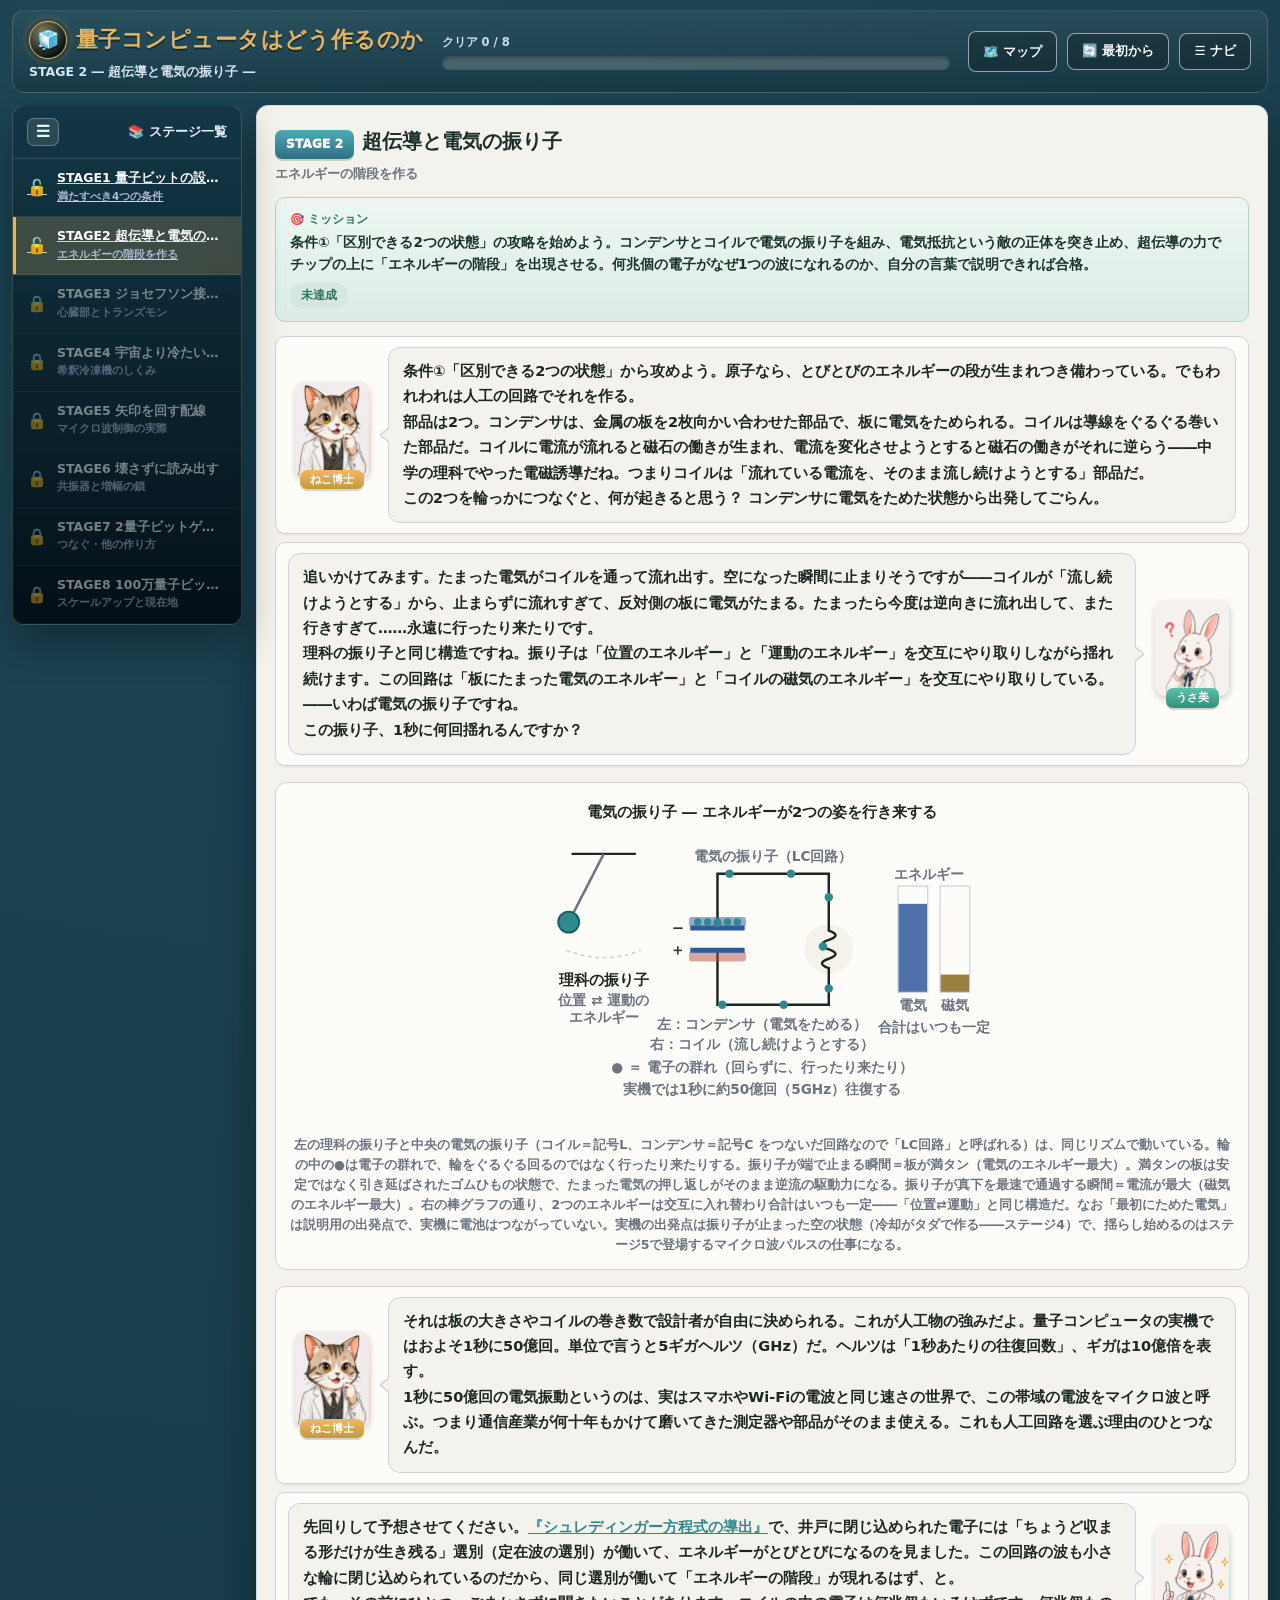
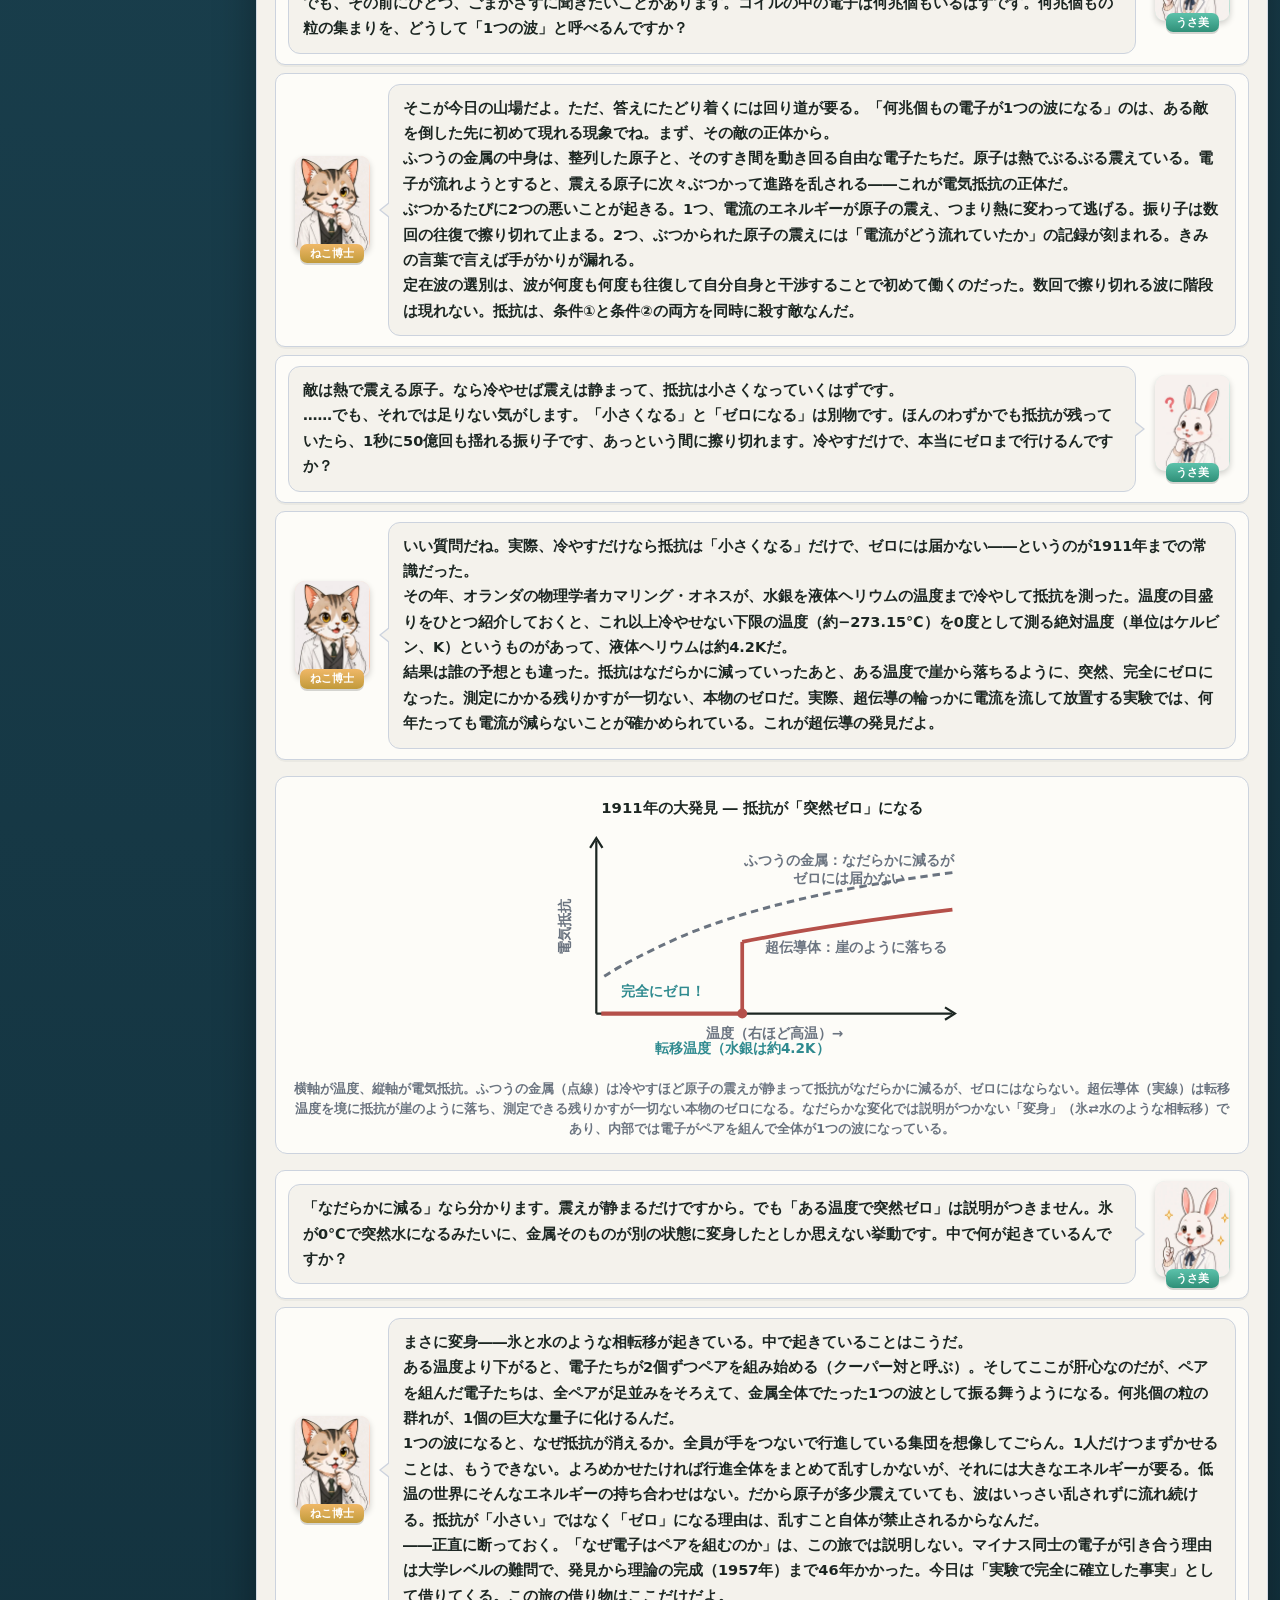
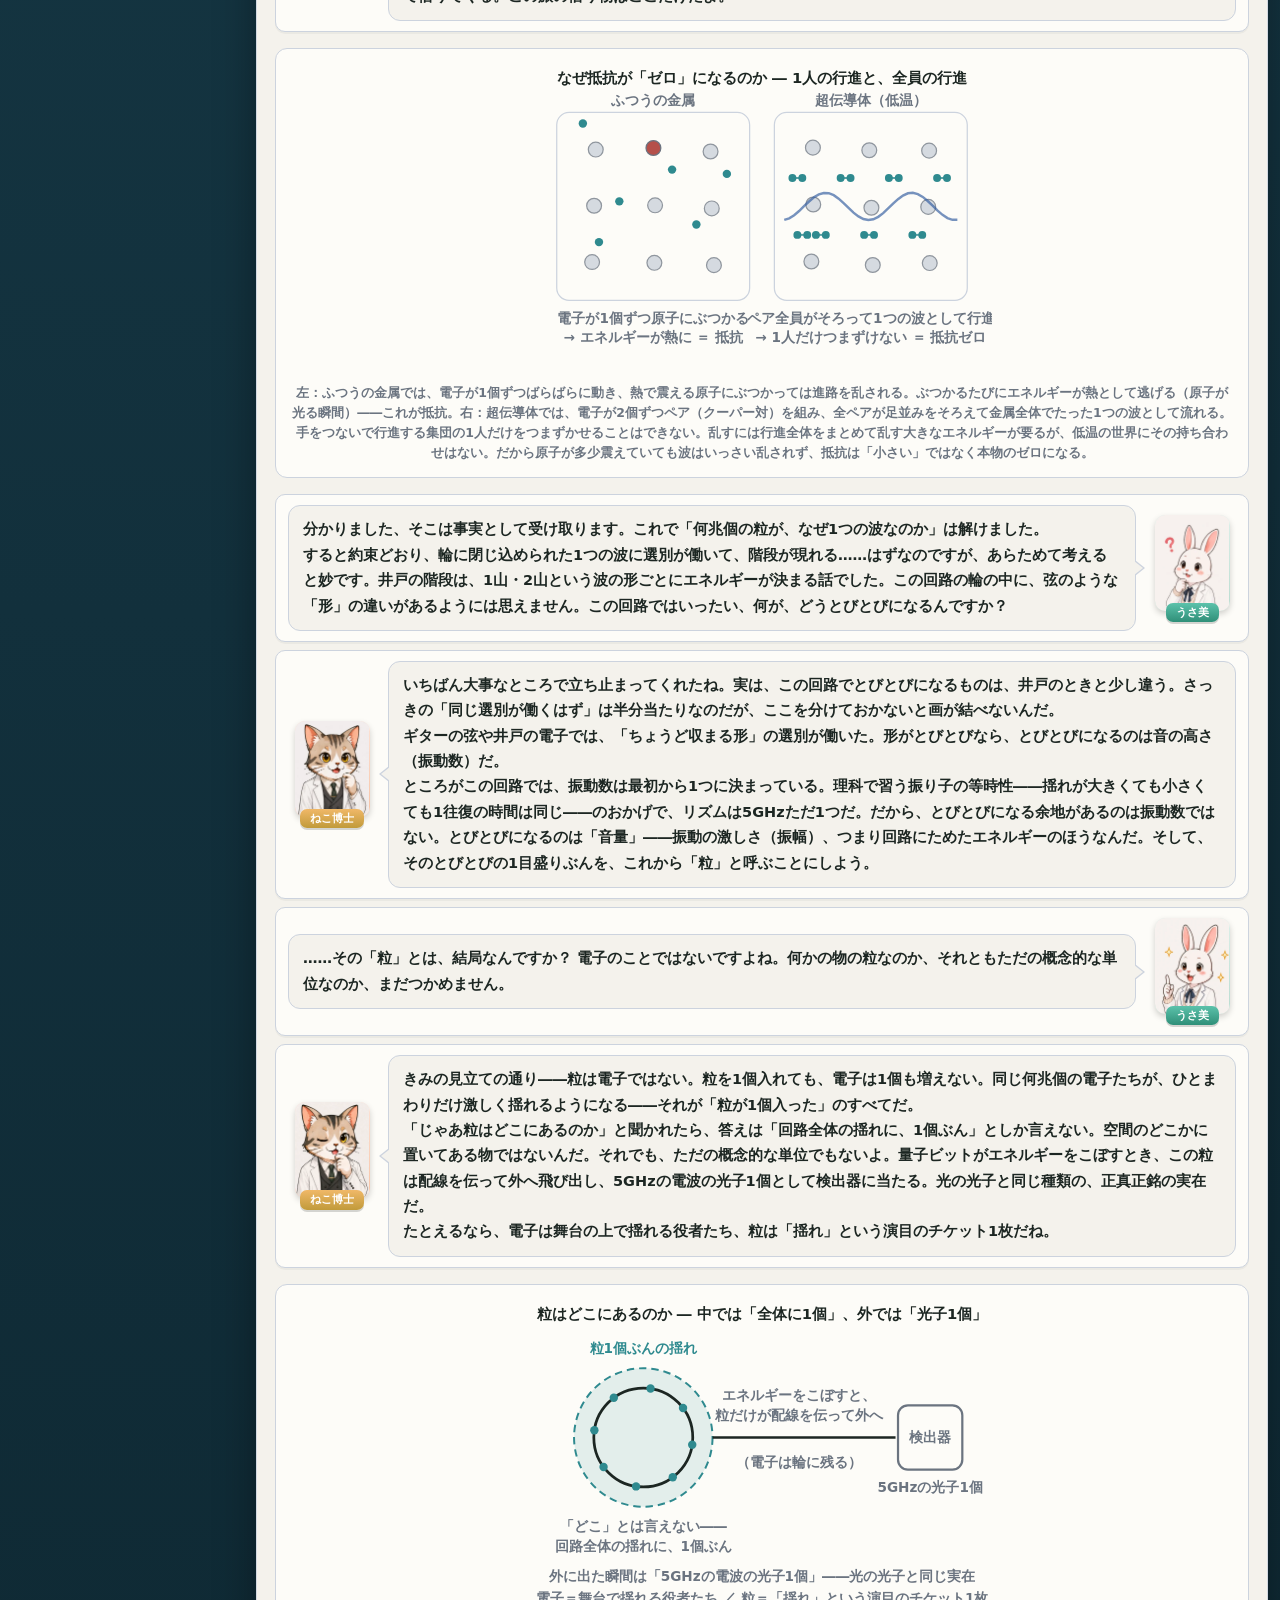
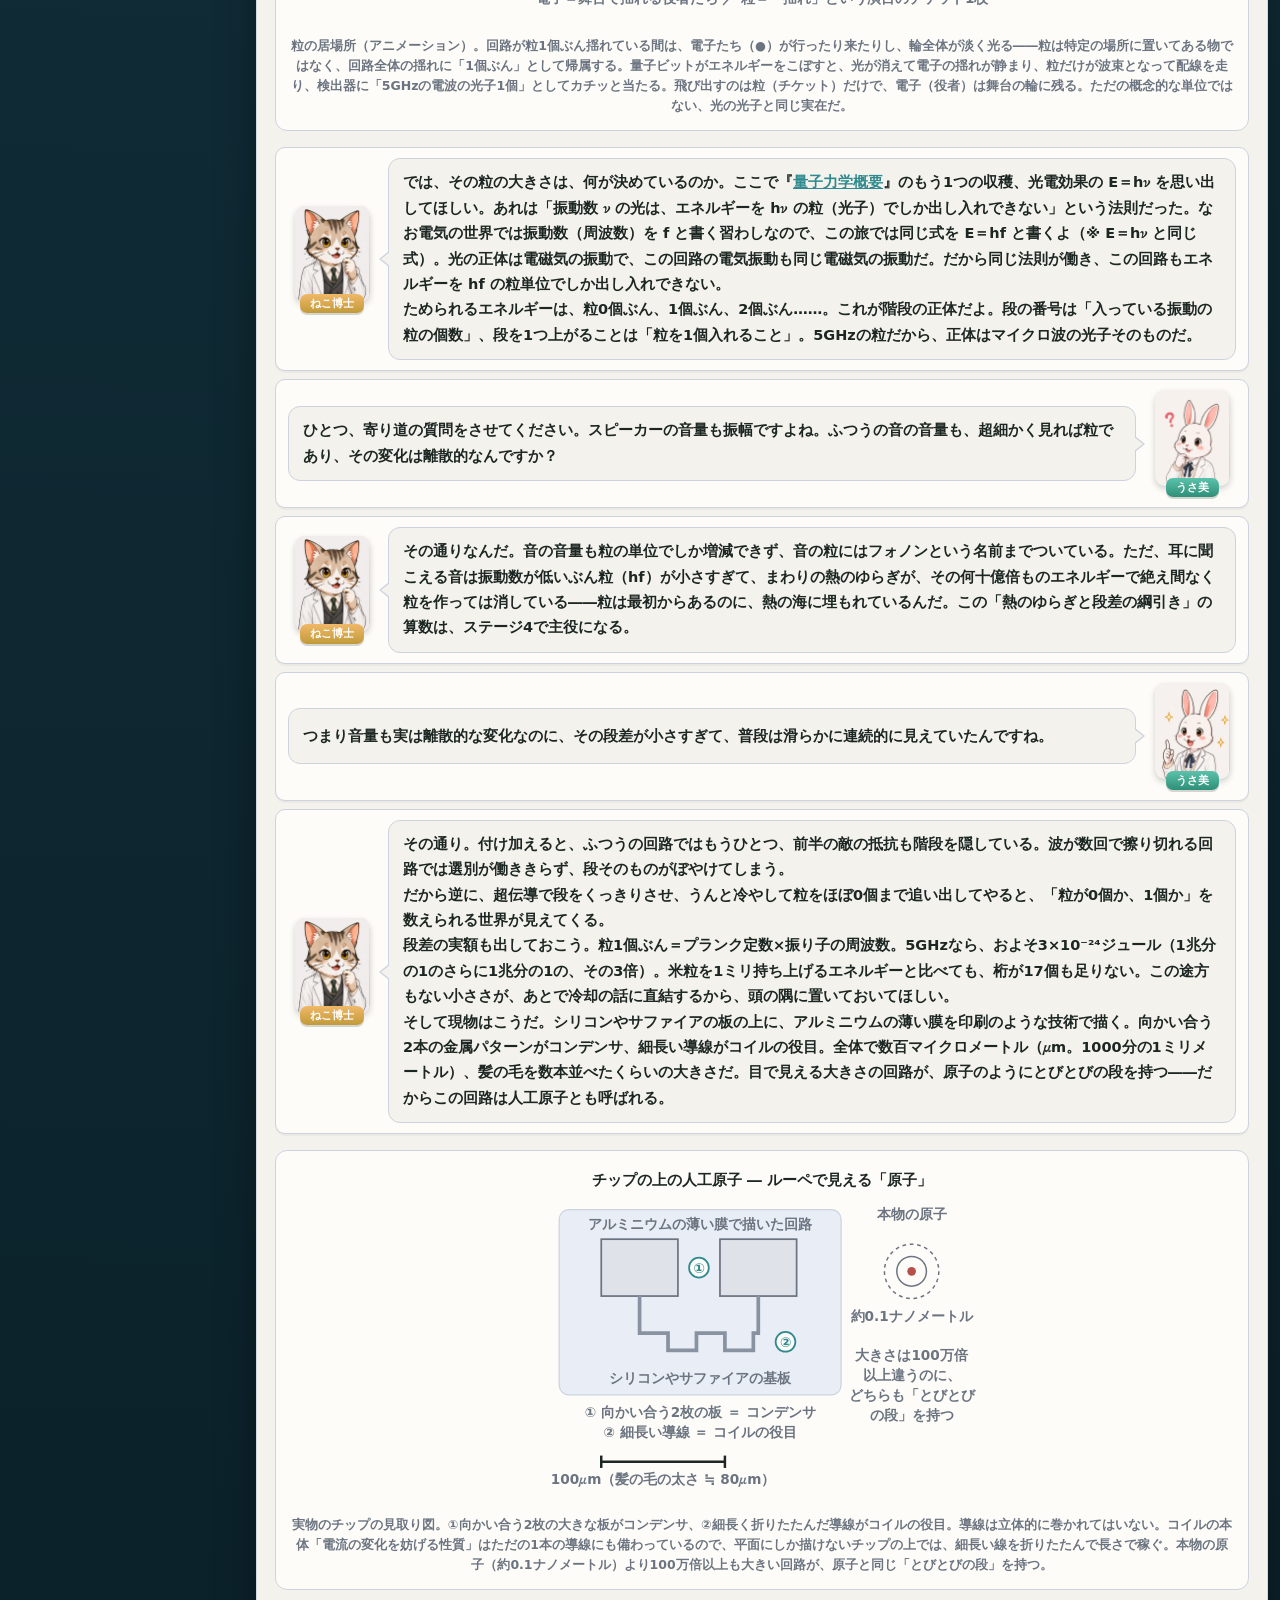
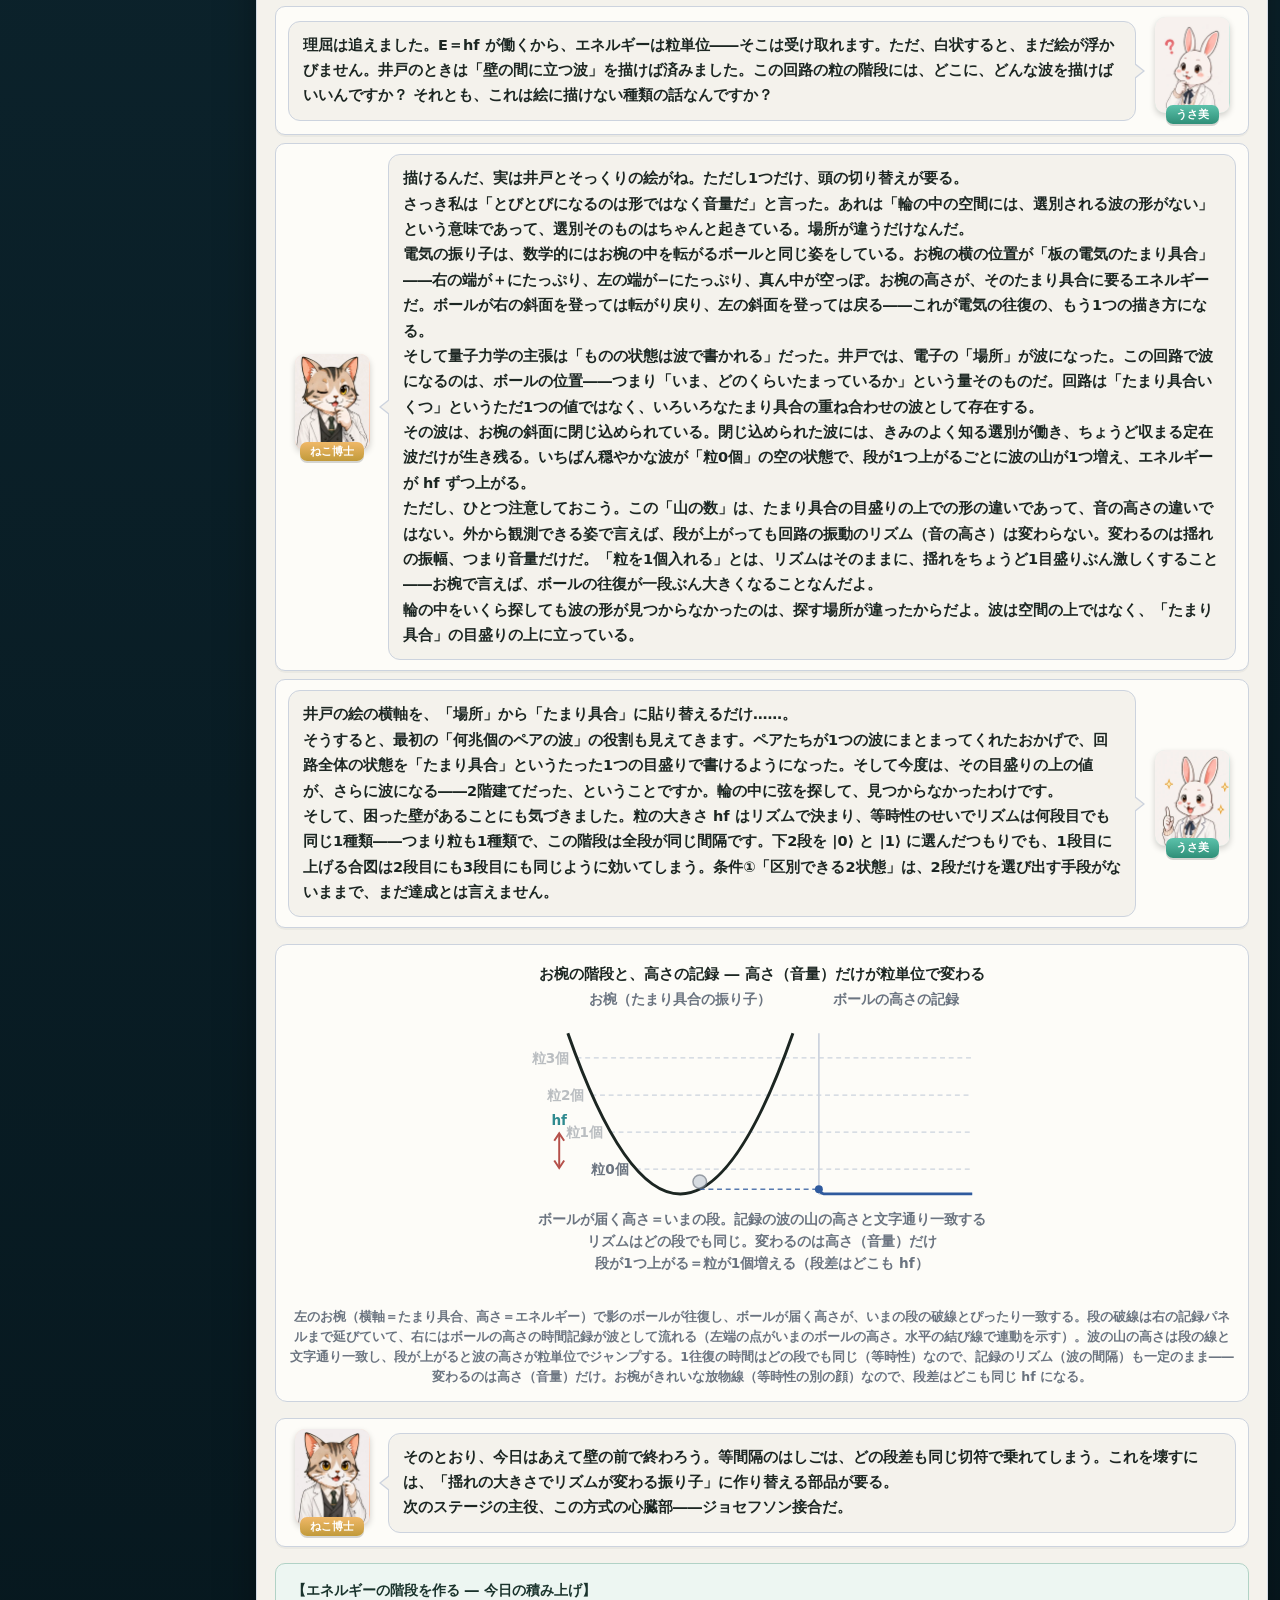
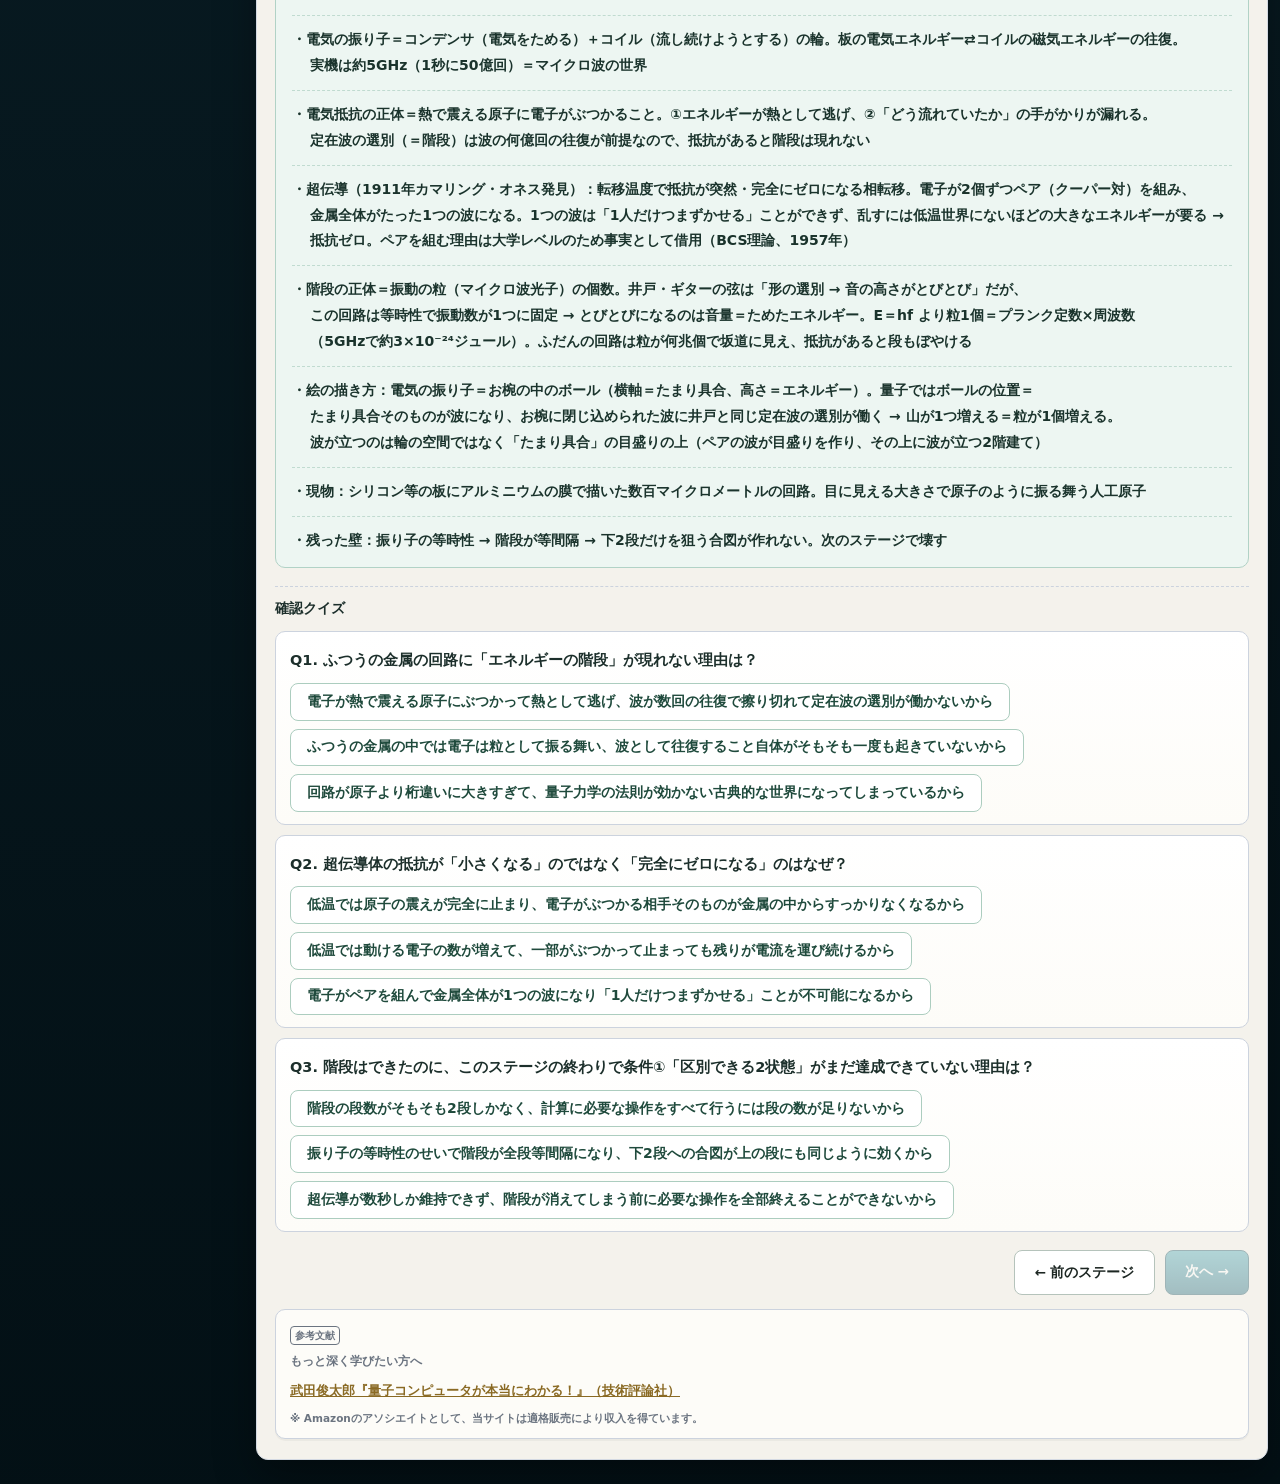
<file: stage2.html>
<!DOCTYPE html>
<html lang="ja">
<head>
<meta charset="UTF-8">
<meta name="viewport" content="width=device-width, initial-scale=1.0">
<meta name="theme-color" content="#12303c">
<!-- Google tag (gtag.js) -->
<script async src="https://www.googletagmanager.com/gtag/js?id=G-9RTQCP2HXM"></script>
<script>
  window.dataLayer = window.dataLayer || [];
  function gtag(){dataLayer.push(arguments);}
  gtag('js', new Date());
  gtag('config', 'G-9RTQCP2HXM');
</script>
<title>STAGE2 超伝導と電気の振り子 ― 量子コンピュータはどう作るのか</title>
<meta name="description" content="コンデンサとコイルで作る「電気の振り子」から、超伝導量子ビットの土台を組み上げる。電気抵抗の正体（震える原子への衝突＝熱と手がかりの漏れ）、1911年の超伝導発見、電子がペアを組んで1つの波になるしくみ、そしてエネルギーの階段が現れる条件までを、論理の飛躍なく積み上げる。">
<link rel="canonical" href="https://quantum-mechanics.habatakijuku.com/quantum-hardware/stage2">
<meta property="og:type" content="article">
<meta property="og:site_name" content="量子コンピュータはどう作るのか">
<meta property="og:locale" content="ja_JP">
<meta property="og:title" content="STAGE2 超伝導と電気の振り子 ― 量子コンピュータはどう作るのか">
<meta property="og:description" content="電気抵抗の正体から超伝導まで。チップの上に「エネルギーの階段」を出現させる。">
<meta property="og:url" content="https://quantum-mechanics.habatakijuku.com/quantum-hardware/stage2">
<meta property="og:image" content="https://quantum-mechanics.habatakijuku.com/quantum-hardware/images/ogp.png">
<meta property="og:image:width" content="1200">
<meta property="og:image:height" content="630">
<meta name="twitter:card" content="summary_large_image">
<link rel="icon" type="image/png" href="images/favicon.png">
<link rel="stylesheet" href="design-system.css">
<style>
  .qh-svg .label{fill:var(--muted);font-size:11px;font-weight:700}
  .qh-svg .strong{fill:var(--ink);font-size:12px;font-weight:900}
  .qh-svg .accent{fill:#2f8a8f;font-size:11px;font-weight:900}
</style>
</head>
<body>
<div class="app-shell side-collapsed" id="app-shell">
  <header class="game-header">
    <div class="brand">
      <div class="brand-title"><a class="head-reset home-badge" href="index.html" title="トップへ" aria-label="トップへ">🧊</a> <span>量子コンピュータはどう作るのか</span></div>
      <div class="brand-sub">STAGE 2 ― 超伝導と電気の振り子 ―</div>
    </div>
    <div class="head-progress-wrap">
      <div class="head-progress-label" id="progress-label">クリア 0 / 8</div>
      <div class="head-progress" role="progressbar" aria-label="クリア済みステージ数" aria-valuemin="0" aria-valuemax="8" aria-valuenow="0"><div class="head-progress-fill" id="progress-fill" style="width:0%"></div></div>
    </div>
    <div class="header-actions">
      <a class="head-reset" href="https://quantum-mechanics.habatakijuku.com/" title="量子力学、冒険の書（シリーズマップ）へ">🗺️ マップ</a>
      <button class="head-reset" id="btn-reset-all">🔄 最初から</button>
      <button class="head-reset" id="head-nav-toggle" title="ステージ一覧の表示切替">☰ ナビ</button>
    </div>
  </header>

  <div class="game-layout">
    <div class="side-backdrop" id="side-backdrop"></div>
    <aside class="side-panel">
      <div class="side-head">
        <button class="side-toggle" id="sidebar-toggle" title="ステージ一覧の表示切替" aria-label="ステージ一覧の表示切替">☰</button>
        <span class="side-head-text">📚 ステージ一覧</span>
      </div>
      <div class="side-list" id="side-list"></div>
    </aside>

    <main class="main-area">
      <div class="chapter-head">
        <span class="chapter-badge">STAGE 2</span><h1 class="chapter-title">超伝導と電気の振り子</h1>
        <div class="chapter-sub">エネルギーの階段を作る</div>
      </div>

      <div class="mission-box">
        <div class="mission-label">🎯 ミッション</div>
        <div class="mission-text">条件①「区別できる2つの状態」の攻略を始めよう。コンデンサとコイルで電気の振り子を組み、電気抵抗という敵の正体を突き止め、超伝導の力でチップの上に「エネルギーの階段」を出現させる。何兆個の電子がなぜ1つの波になれるのか、自分の言葉で説明できれば合格。</div>
        <span class="mission-status" id="mission-status">未達成</span>
      </div>

      <div class="dialogue-scene">
        <div class="dialog-row">
          <div class="dialog-character">
            <div class="dialog-avatar mentor"><img src="images/cat.webp" width="300" height="386" alt=""></div>
            <div class="dialog-name mentor">ねこ博士</div>
          </div>
          <div class="dialog-bubble">条件①「区別できる2つの状態」から攻めよう。原子なら、とびとびのエネルギーの段が生まれつき備わっている。でもわれわれは人工の回路でそれを作る。<br>部品は2つ。<strong>コンデンサ</strong>は、金属の板を2枚向かい合わせた部品で、板に電気をためられる。<strong>コイル</strong>は導線をぐるぐる巻いた部品だ。コイルに電流が流れると磁石の働きが生まれ、電流を変化させようとすると磁石の働きがそれに逆らう――中学の理科でやった<strong>電磁誘導</strong>だね。つまりコイルは「流れている電流を、そのまま流し続けようとする」部品だ。<br>この2つを輪っかにつなぐと、何が起きると思う？ コンデンサに電気をためた状態から出発してごらん。</div>
        </div>
        <div class="dialog-row right">
          <div class="dialog-character">
            <div class="dialog-avatar student"><img src="images/rabbitThink.webp" width="300" height="386" alt=""></div>
            <div class="dialog-name student">うさ美</div>
          </div>
          <div class="dialog-bubble">追いかけてみます。たまった電気がコイルを通って流れ出す。空になった瞬間に止まりそうですが――コイルが「流し続けようとする」から、止まらずに流れすぎて、<strong>反対側の板に電気がたまる</strong>。たまったら今度は逆向きに流れ出して、また行きすぎて……<strong>永遠に行ったり来たり</strong>です。<br>理科の振り子と同じ構造ですね。振り子は「位置のエネルギー」と「運動のエネルギー」を交互にやり取りしながら揺れ続けます。この回路は「板にたまった電気のエネルギー」と「コイルの磁気のエネルギー」を交互にやり取りしている。――いわば<strong>電気の振り子</strong>ですね。<br>この振り子、1秒に何回揺れるんですか？</div>
        </div>
      </div>

      <div class="diagram-box">
        <svg id="lc-svg" class="qh-svg" viewBox="0 0 372 260" width="100%" role="img" aria-label="電気の振り子のアニメーション。左は理科の振り子が揺れ、中央のLC回路では電子の群れが輪の中を行ったり来たりして、板の上に電子の粒がたまっては空になる。流れが逆転するのは、満タンになった板の電気が押し返すため。右の棒グラフは電気のエネルギーと磁気のエネルギーが交互に伸び縮みし、合計がいつも一定であることを示す">
          <text class="strong" x="186" y="16" text-anchor="middle">電気の振り子 ― エネルギーが2つの姿を行き来する</text>
          <g id="lc-body"></g>
        </svg>
        <div class="diagram-caption">左の<strong>理科の振り子</strong>と中央の<strong>電気の振り子（コイル＝記号L、コンデンサ＝記号C をつないだ回路なので「LC回路」と呼ばれる）</strong>は、同じリズムで動いている。輪の中の●は電子の群れで、輪をぐるぐる回るのではなく<strong>行ったり来たり</strong>する。振り子が端で止まる瞬間＝<strong>板が満タン</strong>（電気のエネルギー最大）。満タンの板は安定ではなく引き延ばされたゴムひもの状態で、たまった電気の押し返しがそのまま逆流の駆動力になる。振り子が真下を最速で通過する瞬間＝<strong>電流が最大</strong>（磁気のエネルギー最大）。右の棒グラフの通り、2つのエネルギーは交互に入れ替わり<strong>合計はいつも一定</strong>――「位置⇄運動」と同じ構造だ。なお「最初にためた電気」は説明用の出発点で、実機に電池はつながっていない。<strong>実機の出発点は振り子が止まった空の状態</strong>（冷却がタダで作る――ステージ4）で、揺らし始めるのはステージ5で登場する<strong>マイクロ波パルス</strong>の仕事になる。</div>
      </div>

      <div class="dialogue-scene">
        <div class="dialog-row">
          <div class="dialog-character">
            <div class="dialog-avatar mentor"><img src="images/cat.webp" width="300" height="386" alt=""></div>
            <div class="dialog-name mentor">ねこ博士</div>
          </div>
          <div class="dialog-bubble">それは板の大きさやコイルの巻き数で<strong>設計者が自由に決められる</strong>。これが人工物の強みだよ。量子コンピュータの実機ではおよそ<strong>1秒に50億回</strong>。単位で言うと5ギガヘルツ（GHz）だ。ヘルツは「1秒あたりの往復回数」、ギガは10億倍を表す。<br>1秒に50億回の電気振動というのは、実はスマホやWi-Fiの電波と同じ速さの世界で、この帯域の電波を<strong>マイクロ波</strong>と呼ぶ。つまり通信産業が何十年もかけて磨いてきた測定器や部品がそのまま使える。これも人工回路を選ぶ理由のひとつなんだ。</div>
        </div>
        <div class="dialog-row right">
          <div class="dialog-character">
            <div class="dialog-avatar student"><img src="images/rabbit.webp" width="300" height="386" alt=""></div>
            <div class="dialog-name student">うさ美</div>
          </div>
          <div class="dialog-bubble">先回りして予想させてください。<a href="https://quantum-mechanics.habatakijuku.com/schrodinger-equation/" target="_blank" rel="noopener" style="color:#2f8a8f;text-decoration:underline">『シュレディンガー方程式の導出』</a>で、井戸に閉じ込められた電子には「ちょうど収まる形だけが生き残る」選別（定在波の選別）が働いて、エネルギーがとびとびになるのを見ました。この回路の波も小さな輪に閉じ込められているのだから、同じ選別が働いて<strong>「エネルギーの階段」</strong>が現れるはず、と。<br>でも、その前にひとつ、ごまかさずに聞きたいことがあります。コイルの中の電子は<strong>何兆個</strong>もいるはずです。何兆個もの粒の集まりを、どうして「1つの波」と呼べるんですか？</div>
        </div>
        <div class="dialog-row">
          <div class="dialog-character">
            <div class="dialog-avatar mentor"><img src="images/catThink.webp" width="300" height="386" alt=""></div>
            <div class="dialog-name mentor">ねこ博士</div>
          </div>
          <div class="dialog-bubble">そこが今日の山場だよ。ただ、答えにたどり着くには回り道が要る。「何兆個もの電子が1つの波になる」のは、ある敵を倒した先に初めて現れる現象でね。まず、その敵の正体から。<br>ふつうの金属の中身は、<strong>整列した原子</strong>と、そのすき間を動き回る<strong>自由な電子たち</strong>だ。原子は熱でぶるぶる震えている。電子が流れようとすると、震える原子に次々ぶつかって進路を乱される――これが<strong>電気抵抗</strong>の正体だ。<br>ぶつかるたびに2つの悪いことが起きる。1つ、電流のエネルギーが原子の震え、つまり<strong>熱に変わって逃げる</strong>。振り子は数回の往復で擦り切れて止まる。2つ、ぶつかられた原子の震えには「電流がどう流れていたか」の記録が刻まれる。きみの言葉で言えば<strong>手がかりが漏れる</strong>。<br>定在波の選別は、波が<strong>何度も何度も往復して自分自身と干渉する</strong>ことで初めて働くのだった。数回で擦り切れる波に階段は現れない。抵抗は、条件①と条件②の両方を同時に殺す敵なんだ。</div>
        </div>
        <div class="dialog-row right">
          <div class="dialog-character">
            <div class="dialog-avatar student"><img src="images/rabbitThink.webp" width="300" height="386" alt=""></div>
            <div class="dialog-name student">うさ美</div>
          </div>
          <div class="dialog-bubble">敵は熱で震える原子。なら<strong>冷やせば</strong>震えは静まって、抵抗は小さくなっていくはずです。<br>……でも、それでは足りない気がします。「小さくなる」と「ゼロになる」は別物です。ほんのわずかでも抵抗が残っていたら、1秒に50億回も揺れる振り子です、あっという間に擦り切れます。冷やすだけで、本当にゼロまで行けるんですか？</div>
        </div>
        <div class="dialog-row">
          <div class="dialog-character">
            <div class="dialog-avatar mentor"><img src="images/cat.webp" width="300" height="386" alt=""></div>
            <div class="dialog-name mentor">ねこ博士</div>
          </div>
          <div class="dialog-bubble">いい質問だね。実際、冷やすだけなら抵抗は「小さくなる」だけで、ゼロには届かない――というのが1911年までの常識だった。<br>その年、オランダの物理学者<strong>カマリング・オネス</strong>が、水銀を液体ヘリウムの温度まで冷やして抵抗を測った。温度の目盛りをひとつ紹介しておくと、これ以上冷やせない下限の温度（約−273.15℃）を0度として測る<strong>絶対温度</strong>（単位はケルビン、K）というものがあって、液体ヘリウムは約4.2Kだ。<br>結果は誰の予想とも違った。抵抗はなだらかに減っていったあと、ある温度で<strong>崖から落ちるように、突然、完全にゼロ</strong>になった。測定にかかる残りかすが一切ない、本物のゼロだ。実際、超伝導の輪っかに電流を流して放置する実験では、<strong>何年たっても電流が減らない</strong>ことが確かめられている。これが<strong>超伝導</strong>の発見だよ。</div>
        </div>
      </div>

      <div class="diagram-box">
        <svg class="qh-svg" viewBox="0 0 372 220" width="100%" role="img" aria-label="温度と電気抵抗のグラフ。ふつうの金属は冷やすと抵抗がなだらかに減るがゼロにはならない。超伝導体はある温度（転移温度）で抵抗が崖のように落ちて完全にゼロになる">
          <text class="strong" x="186" y="18" text-anchor="middle">1911年の大発見 ― 抵抗が「突然ゼロ」になる</text>
          <!-- 軸 -->
          <line x1="52" y1="180" x2="340" y2="180" stroke="var(--ink)" stroke-width="1.8"/>
          <line x1="52" y1="180" x2="52" y2="40" stroke="var(--ink)" stroke-width="1.8"/>
          <path d="M 334 175 L 342 180 L 334 185 M 47 46 L 52 38 L 57 46" stroke="var(--ink)" stroke-width="1.8" fill="none"/>
          <text class="label" x="196" y="200" text-anchor="middle">温度（右ほど高温）→</text>
          <text class="label" x="30" y="110" text-anchor="middle" transform="rotate(-90 30 110)">電気抵抗</text>
          <!-- ふつうの金属 -->
          <path d="M 340 66 Q 200 84 120 118 Q 80 136 58 150" stroke="var(--muted)" stroke-width="2.4" fill="none" stroke-dasharray="6 4"/>
          <text class="label" x="256" y="60" text-anchor="middle">ふつうの金属：なだらかに減るが</text>
          <text class="label" x="256" y="74" text-anchor="middle">ゼロには届かない</text>
          <!-- 超伝導体 -->
          <path d="M 340 96 Q 240 108 170 122" stroke="#b5504a" stroke-width="3" fill="none"/>
          <path d="M 170 122 L 170 180" stroke="#b5504a" stroke-width="3" fill="none"/>
          <path d="M 170 180 L 56 180" stroke="#b5504a" stroke-width="3.4" fill="none"/>
          <circle cx="170" cy="180" r="4" fill="#b5504a"/>
          <text class="accent" x="170" y="212" text-anchor="middle" fill="#b5504a">転移温度（水銀は約4.2K）</text>
          <text class="accent" x="106" y="166" text-anchor="middle">完全にゼロ！</text>
          <text class="label" x="262" y="130" text-anchor="middle">超伝導体：崖のように落ちる</text>
        </svg>
        <div class="diagram-caption">横軸が温度、縦軸が電気抵抗。ふつうの金属（点線）は冷やすほど原子の震えが静まって抵抗がなだらかに減るが、ゼロにはならない。超伝導体（実線）は<strong>転移温度</strong>を境に抵抗が崖のように落ち、測定できる残りかすが一切ない<strong>本物のゼロ</strong>になる。なだらかな変化では説明がつかない「変身」（氷⇄水のような相転移）であり、内部では電子がペアを組んで全体が1つの波になっている。</div>
      </div>

      <div class="dialogue-scene">
        <div class="dialog-row right">
          <div class="dialog-character">
            <div class="dialog-avatar student"><img src="images/rabbit.webp" width="300" height="386" alt=""></div>
            <div class="dialog-name student">うさ美</div>
          </div>
          <div class="dialog-bubble">「なだらかに減る」なら分かります。震えが静まるだけですから。でも「ある温度で突然ゼロ」は説明がつきません。氷が0℃で突然水になるみたいに、<strong>金属そのものが別の状態に変身した</strong>としか思えない挙動です。中で何が起きているんですか？</div>
        </div>
        <div class="dialog-row">
          <div class="dialog-character">
            <div class="dialog-avatar mentor"><img src="images/catThink.webp" width="300" height="386" alt=""></div>
            <div class="dialog-name mentor">ねこ博士</div>
          </div>
          <div class="dialog-bubble">まさに変身――氷と水のような<strong>相転移</strong>が起きている。中で起きていることはこうだ。<br>ある温度より下がると、電子たちが<strong>2個ずつペア</strong>を組み始める（クーパー対と呼ぶ）。そしてここが肝心なのだが、ペアを組んだ電子たちは、全ペアが足並みをそろえて、<strong>金属全体でたった1つの波</strong>として振る舞うようになる。何兆個の粒の群れが、1個の巨大な量子に化けるんだ。<br>1つの波になると、なぜ抵抗が消えるか。全員が手をつないで行進している集団を想像してごらん。1人だけつまずかせることは、もうできない。よろめかせたければ<strong>行進全体をまとめて乱す</strong>しかないが、それには大きなエネルギーが要る。低温の世界にそんなエネルギーの持ち合わせはない。だから原子が多少震えていても、波はいっさい乱されずに流れ続ける。抵抗が「小さい」ではなく「ゼロ」になる理由は、乱すこと自体が<strong>禁止</strong>されるからなんだ。<br>――正直に断っておく。「<strong>なぜ電子はペアを組むのか</strong>」は、この旅では説明しない。マイナス同士の電子が引き合う理由は大学レベルの難問で、発見から理論の完成（1957年）まで46年かかった。今日は「実験で完全に確立した事実」として借りてくる。この旅の借り物はここだけだよ。</div>
        </div>
      </div>

      <div class="diagram-box">
        <svg id="sc-svg" class="qh-svg" viewBox="0 0 372 246" width="100%" role="img" aria-label="ふつうの金属と超伝導体の比較アニメーション。左のふつうの金属では、電子が1個ずつばらばらに動き、熱で震える原子にぶつかるたびに進路を乱されて原子が熱で光る。右の超伝導体では、電子が2個ずつペアを組み、全ペアが足並みをそろえて1つの波として、震える原子の間をいっさい乱されずに流れ続ける">
          <text class="strong" x="186" y="16" text-anchor="middle">なぜ抵抗が「ゼロ」になるのか ― 1人の行進と、全員の行進</text>
          <g id="sc-body"></g>
        </svg>
        <div class="diagram-caption">左：ふつうの金属では、電子が1個ずつばらばらに動き、熱で震える原子にぶつかっては進路を乱される。ぶつかるたびにエネルギーが熱として逃げる（原子が光る瞬間）――これが<strong>抵抗</strong>。右：超伝導体では、電子が2個ずつペア（クーパー対）を組み、全ペアが足並みをそろえて<strong>金属全体でたった1つの波</strong>として流れる。手をつないで行進する集団の<strong>1人だけをつまずかせることはできない</strong>。乱すには行進全体をまとめて乱す大きなエネルギーが要るが、低温の世界にその持ち合わせはない。だから原子が多少震えていても波はいっさい乱されず、抵抗は「小さい」ではなく<strong>本物のゼロ</strong>になる。</div>
      </div>

      <div class="dialogue-scene">
        <div class="dialog-row right">
          <div class="dialog-character">
            <div class="dialog-avatar student"><img src="images/rabbitThink.webp" width="300" height="386" alt=""></div>
            <div class="dialog-name student">うさ美</div>
          </div>
          <div class="dialog-bubble">分かりました、そこは事実として受け取ります。これで「何兆個の粒が、なぜ1つの波なのか」は解けました。<br>すると約束どおり、輪に閉じ込められた1つの波に選別が働いて、階段が現れる……はずなのですが、あらためて考えると妙です。井戸の階段は、1山・2山という<strong>波の形</strong>ごとにエネルギーが決まる話でした。この回路の輪の中に、弦のような「形」の違いがあるようには思えません。この回路ではいったい、<strong>何が、どうとびとびになる</strong>んですか？</div>
        </div>
        <div class="dialog-row">
          <div class="dialog-character">
            <div class="dialog-avatar mentor"><img src="images/cat.webp" width="300" height="386" alt=""></div>
            <div class="dialog-name mentor">ねこ博士</div>
          </div>
          <div class="dialog-bubble">いちばん大事なところで立ち止まってくれたね。実は、この回路でとびとびになるものは、<strong>井戸のときと少し違う</strong>。さっきの「同じ選別が働くはず」は半分当たりなのだが、ここを分けておかないと画が結べないんだ。<br>ギターの弦や井戸の電子では、「ちょうど収まる<strong>形</strong>」の選別が働いた。形がとびとびなら、とびとびになるのは<strong>音の高さ（振動数）</strong>だ。<br>ところがこの回路では、振動数は最初から1つに決まっている。理科で習う振り子の<strong>等時性</strong>――揺れが大きくても小さくても1往復の時間は同じ――のおかげで、リズムは5GHzただ1つだ。だから、とびとびになる余地があるのは振動数ではない。とびとびになるのは<strong>「音量」――振動の激しさ（振幅）、つまり回路にためたエネルギー</strong>のほうなんだ。そして、そのとびとびの1目盛りぶんを、これから<strong>「粒」</strong>と呼ぶことにしよう。</div>
        </div>
        <div class="dialog-row right">
          <div class="dialog-character">
            <div class="dialog-avatar student"><img src="images/rabbit.webp" width="300" height="386" alt=""></div>
            <div class="dialog-name student">うさ美</div>
          </div>
          <div class="dialog-bubble">……その「<strong>粒</strong>」とは、結局なんですか？ 電子のことではないですよね。何かの物の粒なのか、それともただの概念的な単位なのか、まだつかめません。</div>
        </div>
        <div class="dialog-row">
          <div class="dialog-character">
            <div class="dialog-avatar mentor"><img src="images/catThink.webp" width="300" height="386" alt=""></div>
            <div class="dialog-name mentor">ねこ博士</div>
          </div>
          <div class="dialog-bubble">きみの見立ての通り――<strong>粒は電子ではない</strong>。粒を1個入れても、電子は1個も増えない。<strong>同じ何兆個の電子たちが、ひとまわりだけ激しく揺れるようになる</strong>――それが「粒が1個入った」のすべてだ。<br>「じゃあ粒はどこにあるのか」と聞かれたら、答えは「<strong>回路全体の揺れに、1個ぶん</strong>」としか言えない。空間のどこかに置いてある物ではないんだ。それでも、ただの概念的な単位でもないよ。量子ビットがエネルギーをこぼすとき、この粒は配線を伝って外へ飛び出し、<strong>5GHzの電波の光子1個</strong>として検出器に当たる。光の光子と同じ種類の、正真正銘の実在だ。<br>たとえるなら、電子は舞台の上で揺れる役者たち、粒は「揺れ」という演目の<strong>チケット1枚</strong>だね。</div>
        </div>
      </div>

      <div class="diagram-box">
        <svg id="gr-svg" class="qh-svg" viewBox="0 0 372 260" width="100%" role="img" aria-label="粒はどこにあるのかのアニメーション。左の回路の輪で電子の点が行ったり来たり揺れている間、輪全体が淡く光り「粒1個ぶんの揺れ」を表す。回路がエネルギーをこぼすと、光が消えて電子の揺れが静まり、粒だけが波束となって配線を走り、右の検出器に5GHzの光子1個としてカチッと当たる。電子は輪に残ったまま。これを繰り返す">
          <text class="strong" x="186" y="16" text-anchor="middle">粒はどこにあるのか ― 中では「全体に1個」、外では「光子1個」</text>
          <circle id="gr-halo-f" cx="90" cy="112" r="56" fill="#2f8a8f" opacity="0.12"/>
          <circle id="gr-halo-s" cx="90" cy="112" r="56" fill="none" stroke="#2f8a8f" stroke-width="1.6" stroke-dasharray="6 4"/>
          <circle cx="90" cy="112" r="40" fill="none" stroke="var(--ink)" stroke-width="2.2"/>
          <g id="gr-elec"></g>
          <text id="gr-halo-t" class="accent" x="90" y="44" text-anchor="middle">粒1個ぶんの揺れ</text>
          <text class="label" x="90" y="188" text-anchor="middle">「どこ」とは言えない――</text>
          <text class="label" x="90" y="204" text-anchor="middle">回路全体の揺れに、1個ぶん</text>
          <line x1="146" y1="112" x2="294" y2="112" stroke="var(--ink)" stroke-width="2"/>
          <g id="gr-pkt" opacity="0">
            <path d="M -22 0 q 5.5 -11 11 0 q 5.5 11 11 0 q 5.5 -11 11 0 q 5.5 11 11 0" stroke="#b5504a" stroke-width="2.4" fill="none"/>
          </g>
          <text class="label" x="216" y="82" text-anchor="middle">エネルギーをこぼすと、</text>
          <text class="label" x="216" y="98" text-anchor="middle">粒だけが配線を伝って外へ</text>
          <text class="label" x="216" y="136" text-anchor="middle">（電子は輪に残る）</text>
          <rect id="gr-det" x="296" y="86" width="52" height="52" rx="8" fill="var(--paper2)" stroke="#6b7480" stroke-width="1.8"/>
          <text class="label" x="322" y="116" text-anchor="middle">検出器</text>
          <g id="gr-spark" opacity="0">
            <path d="M 288 100 L 296 106 M 286 112 L 294 112 M 288 124 L 296 118" stroke="#b5504a" stroke-width="1.8"/>
          </g>
          <text id="gr-click" class="accent" x="322" y="74" text-anchor="middle" fill="#b5504a" opacity="0">カチッ</text>
          <text class="label" x="322" y="156" text-anchor="middle">5GHzの光子1個</text>
          <text class="label" x="186" y="228" text-anchor="middle">外に出た瞬間は「5GHzの電波の光子1個」――光の光子と同じ実在</text>
          <text class="label" x="186" y="246" text-anchor="middle">電子＝舞台で揺れる役者たち ／ 粒＝「揺れ」という演目のチケット1枚</text>
        </svg>
        <div class="diagram-caption">粒の居場所（アニメーション）。回路が粒1個ぶん揺れている間は、電子たち（●）が行ったり来たりし、<strong>輪全体が淡く光る</strong>――粒は特定の場所に置いてある物ではなく、回路全体の揺れに「1個ぶん」として帰属する。量子ビットがエネルギーをこぼすと、光が消えて電子の揺れが静まり、<strong>粒だけが波束となって配線を走り、検出器に「5GHzの電波の光子1個」としてカチッと当たる</strong>。飛び出すのは粒（チケット）だけで、電子（役者）は舞台の輪に残る。ただの概念的な単位ではない、光の光子と同じ実在だ。</div>
      </div>

      <div class="dialogue-scene">
        <div class="dialog-row">
          <div class="dialog-character">
            <div class="dialog-avatar mentor"><img src="images/cat.webp" width="300" height="386" alt=""></div>
            <div class="dialog-name mentor">ねこ博士</div>
          </div>
          <div class="dialog-bubble">では、その粒の大きさは、何が決めているのか。ここで『<a href="https://quantum-mechanics.habatakijuku.com/general/" target="_blank" rel="noopener" style="color:#2f8a8f;text-decoration:underline">量子力学概要</a>』のもう1つの収穫、光電効果の <strong>E＝hν</strong> を思い出してほしい。あれは「振動数 ν の光は、エネルギーを hν の粒（光子）でしか出し入れできない」という法則だった。なお電気の世界では振動数（周波数）を f と書く習わしなので、この旅では同じ式を <strong>E＝hf</strong> と書くよ（※ E＝hν と同じ式）。光の正体は電磁気の振動で、この回路の電気振動も<strong>同じ電磁気の振動</strong>だ。だから同じ法則が働き、この回路もエネルギーを <strong>hf の粒単位でしか出し入れできない</strong>。<br>ためられるエネルギーは、粒0個ぶん、1個ぶん、2個ぶん……。<strong>これが階段の正体</strong>だよ。段の番号は「入っている振動の粒の個数」、段を1つ上がることは「粒を1個入れること」。5GHzの粒だから、正体は<strong>マイクロ波の光子</strong>そのものだ。</div>
        </div>
        <div class="dialog-row right">
          <div class="dialog-character">
            <div class="dialog-avatar student"><img src="images/rabbitThink.webp" width="300" height="386" alt=""></div>
            <div class="dialog-name student">うさ美</div>
          </div>
          <div class="dialog-bubble">ひとつ、寄り道の質問をさせてください。スピーカーの音量も振幅ですよね。ふつうの音の音量も、超細かく見れば<strong>粒であり、その変化は離散的</strong>なんですか？</div>
        </div>
        <div class="dialog-row">
          <div class="dialog-character">
            <div class="dialog-avatar mentor"><img src="images/cat.webp" width="300" height="386" alt=""></div>
            <div class="dialog-name mentor">ねこ博士</div>
          </div>
          <div class="dialog-bubble">その通りなんだ。音の音量も粒の単位でしか増減できず、音の粒には<strong>フォノン</strong>という名前までついている。ただ、耳に聞こえる音は振動数が低いぶん粒（hf）が小さすぎて、まわりの熱のゆらぎが、その何十億倍ものエネルギーで絶え間なく粒を作っては消している――<strong>粒は最初からあるのに、熱の海に埋もれている</strong>んだ。この「熱のゆらぎと段差の綱引き」の算数は、ステージ4で主役になる。</div>
        </div>
        <div class="dialog-row right">
          <div class="dialog-character">
            <div class="dialog-avatar student"><img src="images/rabbit.webp" width="300" height="386" alt=""></div>
            <div class="dialog-name student">うさ美</div>
          </div>
          <div class="dialog-bubble">つまり音量も実は<strong>離散的な変化</strong>なのに、その段差が小さすぎて、普段は滑らかに<strong>連続的に見えていた</strong>んですね。</div>
        </div>
        <div class="dialog-row">
          <div class="dialog-character">
            <div class="dialog-avatar mentor"><img src="images/cat.webp" width="300" height="386" alt=""></div>
            <div class="dialog-name mentor">ねこ博士</div>
          </div>
          <div class="dialog-bubble">その通り。付け加えると、ふつうの回路ではもうひとつ、前半の敵の<strong>抵抗</strong>も階段を隠している。波が数回で擦り切れる回路では選別が働ききらず、<strong>段そのものがぼやけて</strong>しまう。<br>だから逆に、超伝導で段をくっきりさせ、うんと冷やして粒をほぼ0個まで追い出してやると、「<strong>粒が0個か、1個か</strong>」を数えられる世界が見えてくる。<br>段差の実額も出しておこう。粒1個ぶん＝<strong>プランク定数×振り子の周波数</strong>。5GHzなら、およそ3×10⁻²⁴ジュール（1兆分の1のさらに1兆分の1の、その3倍）。米粒を1ミリ持ち上げるエネルギーと比べても、桁が17個も足りない。<strong>この途方もない小ささ</strong>が、あとで冷却の話に直結するから、頭の隅に置いておいてほしい。<br>そして現物はこうだ。シリコンやサファイアの板の上に、<strong>アルミニウム</strong>の薄い膜を印刷のような技術で描く。向かい合う2本の金属パターンがコンデンサ、細長い導線がコイルの役目。全体で数百マイクロメートル（μm。1000分の1ミリメートル）、髪の毛を数本並べたくらいの大きさだ。目で見える大きさの回路が、原子のようにとびとびの段を持つ――だからこの回路は<strong>人工原子</strong>とも呼ばれる。</div>
        </div>
      </div>

      <div class="diagram-box">
        <svg class="qh-svg" viewBox="0 0 372 270" width="100%" role="img" aria-label="チップの上の人工原子の見取り図。シリコンやサファイアの基板の上に、アルミニウムの薄い膜で回路が描かれている。①向かい合う2枚の大きな板がコンデンサ、②細長く折りたたんだ導線がコイルの役目。スケールバーは100マイクロメートルで、髪の毛の太さ約80マイクロメートルと同程度。右には本物の原子（約0.1ナノメートル）が描かれ、大きさは100万倍以上違うのに、どちらもとびとびの段を持つことを示す">
          <text class="strong" x="186" y="16" text-anchor="middle">チップの上の人工原子 ― ルーペで見える「原子」</text>
          <!-- 基板とアルミ回路 -->
          <rect x="22" y="36" width="228" height="150" rx="8" fill="#e9eef6" stroke="var(--line)"/>
          <text class="label" x="136" y="52" text-anchor="middle">アルミニウムの薄い膜で描いた回路</text>
          <rect x="56" y="60" width="62" height="46" fill="#dfe3e9" stroke="#6b7480" stroke-width="1.4"/>
          <rect x="152" y="60" width="62" height="46" fill="#dfe3e9" stroke="#6b7480" stroke-width="1.4"/>
          <path d="M 87 106 L 87 136 L 110 136 L 110 150 L 133 150 L 133 136 L 156 136 L 156 150 L 179 150 L 179 136 L 183 136 L 183 106" stroke="#8892a1" stroke-width="3" fill="none"/>
          <circle cx="135" cy="83" r="8" fill="var(--paper2)" stroke="#2f8a8f" stroke-width="1.4"/>
          <text class="accent" x="135" y="87" text-anchor="middle">①</text>
          <circle cx="205" cy="143" r="8" fill="var(--paper2)" stroke="#2f8a8f" stroke-width="1.4"/>
          <text class="accent" x="205" y="147" text-anchor="middle">②</text>
          <text class="label" x="136" y="176" text-anchor="middle">シリコンやサファイアの基板</text>
          <text class="label" x="136" y="204" text-anchor="middle">① 向かい合う2枚の板 ＝ コンデンサ</text>
          <text class="label" x="136" y="220" text-anchor="middle">② 細長い導線 ＝ コイルの役目</text>
          <!-- スケールバー -->
          <line x1="56" y1="240" x2="156" y2="240" stroke="var(--ink)" stroke-width="2"/>
          <line x1="56" y1="235" x2="56" y2="245" stroke="var(--ink)" stroke-width="2"/>
          <line x1="156" y1="235" x2="156" y2="245" stroke="var(--ink)" stroke-width="2"/>
          <text class="label" x="106" y="258" text-anchor="middle">100μm（髪の毛の太さ ≒ 80μm）</text>
          <!-- 本物の原子との比較 -->
          <text class="label" x="307" y="44" text-anchor="middle">本物の原子</text>
          <circle cx="307" cy="86" r="3.5" fill="#b5504a"/>
          <circle cx="307" cy="86" r="12" fill="none" stroke="var(--muted)" stroke-width="1.2"/>
          <circle cx="307" cy="86" r="22" fill="none" stroke="var(--muted)" stroke-width="1.2" stroke-dasharray="3 3"/>
          <text class="label" x="307" y="126" text-anchor="middle">約0.1ナノメートル</text>
          <text class="label" x="307" y="158" text-anchor="middle">大きさは100万倍</text>
          <text class="label" x="307" y="174" text-anchor="middle">以上違うのに、</text>
          <text class="label" x="307" y="190" text-anchor="middle">どちらも「とびとび</text>
          <text class="label" x="307" y="206" text-anchor="middle">の段」を持つ</text>
        </svg>
        <div class="diagram-caption">実物のチップの見取り図。<strong>①向かい合う2枚の大きな板がコンデンサ、②細長く折りたたんだ導線がコイルの役目</strong>。導線は立体的に巻かれてはいない。コイルの本体「電流の変化を妨げる性質」は<strong>ただの1本の導線にも備わっている</strong>ので、平面にしか描けないチップの上では、<strong>細長い線を折りたたんで長さで稼ぐ</strong>。本物の原子（約0.1ナノメートル）より<strong>100万倍以上も大きい</strong>回路が、原子と同じ「とびとびの段」を持つ。</div>
      </div>

      <div class="dialogue-scene">
        <div class="dialog-row right">
          <div class="dialog-character">
            <div class="dialog-avatar student"><img src="images/rabbitThink.webp" width="300" height="386" alt=""></div>
            <div class="dialog-name student">うさ美</div>
          </div>
          <div class="dialog-bubble">理屈は追えました。E＝hf が働くから、エネルギーは粒単位――そこは受け取れます。ただ、白状すると、まだ絵が浮かびません。井戸のときは「壁の間に立つ波」を描けば済みました。この回路の粒の階段には、<strong>どこに、どんな波を描けばいい</strong>んですか？ それとも、これは絵に描けない種類の話なんですか？</div>
        </div>
        <div class="dialog-row">
          <div class="dialog-character">
            <div class="dialog-avatar mentor"><img src="images/catThink.webp" width="300" height="386" alt=""></div>
            <div class="dialog-name mentor">ねこ博士</div>
          </div>
          <div class="dialog-bubble">描けるんだ、実は井戸とそっくりの絵がね。ただし1つだけ、頭の切り替えが要る。<br>さっき私は「とびとびになるのは形ではなく音量だ」と言った。あれは「<strong>輪の中の空間には</strong>、選別される波の形がない」という意味であって、選別そのものはちゃんと起きている。場所が違うだけなんだ。<br>電気の振り子は、数学的には<strong>お椀の中を転がるボール</strong>と同じ姿をしている。お椀の<strong>横の位置</strong>が「板の電気のたまり具合」――右の端が＋にたっぷり、左の端が−にたっぷり、真ん中が空っぽ。お椀の<strong>高さ</strong>が、そのたまり具合に要るエネルギーだ。ボールが右の斜面を登っては転がり戻り、左の斜面を登っては戻る――これが電気の往復の、もう1つの描き方になる。<br>そして量子力学の主張は「<strong>ものの状態は波で書かれる</strong>」だった。井戸では、電子の「場所」が波になった。この回路で波になるのは、ボールの位置――つまり<strong>「いま、どのくらいたまっているか」という量そのもの</strong>だ。回路は「たまり具合いくつ」というただ1つの値ではなく、いろいろなたまり具合の<strong>重ね合わせの波</strong>として存在する。<br>その波は、お椀の斜面に<strong>閉じ込められている</strong>。閉じ込められた波には、きみのよく知る選別が働き、ちょうど収まる<strong>定在波</strong>だけが生き残る。いちばん穏やかな波が「粒0個」の空の状態で、段が1つ上がるごとに波の山が1つ増え、<strong>エネルギーが hf ずつ上がる</strong>。<br>ただし、ひとつ注意しておこう。この「山の数」は、たまり具合の目盛りの上での<strong>形</strong>の違いであって、音の高さの違いではない。外から観測できる姿で言えば、段が上がっても<strong>回路の振動のリズム（音の高さ）は変わらない。変わるのは揺れの振幅、つまり音量だけ</strong>だ。「粒を1個入れる」とは、リズムはそのままに、揺れをちょうど<strong>1目盛りぶん激しくする</strong>こと――お椀で言えば、ボールの往復が一段ぶん大きくなることなんだよ。<br>輪の中をいくら探しても波の形が見つからなかったのは、探す場所が違ったからだよ。波は空間の上ではなく、<strong>「たまり具合」の目盛りの上</strong>に立っている。</div>
        </div>
        <div class="dialog-row right">
          <div class="dialog-character">
            <div class="dialog-avatar student"><img src="images/rabbit.webp" width="300" height="386" alt=""></div>
            <div class="dialog-name student">うさ美</div>
          </div>
          <div class="dialog-bubble">井戸の絵の横軸を、「場所」から「たまり具合」に貼り替えるだけ……。<br>そうすると、最初の「何兆個のペアの波」の役割も見えてきます。ペアたちが1つの波にまとまってくれたおかげで、回路全体の状態を「たまり具合」という<strong>たった1つの目盛り</strong>で書けるようになった。そして今度は、その目盛りの上の値が、さらに波になる――<strong>2階建て</strong>だった、ということですか。輪の中に弦を探して、見つからなかったわけです。<br>そして、困った<strong>壁</strong>があることにも気づきました。粒の大きさ hf は<strong>リズムで決まり</strong>、等時性のせいでリズムは何段目でも同じ1種類――つまり粒も1種類で、この階段は<strong>全段が同じ間隔</strong>です。下2段を |0⟩ と |1⟩ に選んだつもりでも、1段目に上げる合図は2段目にも3段目にも同じように効いてしまう。条件①「区別できる2状態」は、<strong>2段だけを選び出す手段がない</strong>ままで、まだ達成とは言えません。</div>
        </div>
        
      </div>

      <div class="diagram-box">
        <svg id="bw-svg" class="qh-svg" viewBox="0 0 372 268" width="100%" role="img" aria-label="お椀の階段と高さの記録のアニメーション。左は電気の振り子のお椀で、横軸はたまり具合、高さはエネルギー。影のボールが往復し、ボールが届く高さがいまの段の破線とぴったり一致する。破線の段の線は右の記録パネルまで延びていて、右にはボールの高さの時間記録が波として流れる。波の山の高さは段の線と文字通り一致し、段が上がると波の高さが粒単位でジャンプする。リズムはどの段でも同じ">
          <text class="strong" x="186" y="16" text-anchor="middle">お椀の階段と、高さの記録 ― 高さ（音量）だけが粒単位で変わる</text>
          <text class="label" x="120" y="36" text-anchor="middle">お椀（たまり具合の振り子）</text>
          <text class="label" x="294" y="36" text-anchor="middle">ボールの高さの記録</text>
          <!-- 段の高さ線（お椀から記録パネルまで共有） -->
          <line x1="84" y1="170" x2="356" y2="170" stroke="var(--line)" stroke-width="1" stroke-dasharray="4 3"/>
          <line x1="63" y1="140" x2="356" y2="140" stroke="var(--line)" stroke-width="1" stroke-dasharray="4 3"/>
          <line x1="48" y1="110" x2="356" y2="110" stroke="var(--line)" stroke-width="1" stroke-dasharray="4 3"/>
          <line x1="36" y1="80" x2="356" y2="80" stroke="var(--line)" stroke-width="1" stroke-dasharray="4 3"/>
          <!-- お椀 -->
          <path d="M 29 60 Q 120 320 211 60" stroke="var(--ink)" stroke-width="2.4" fill="none"/>
          <!-- 記録パネル -->
          <line x1="232" y1="60" x2="232" y2="190" stroke="var(--line)" stroke-width="1.4"/>
          <line x1="232" y1="190" x2="356" y2="190" stroke="var(--line)" stroke-width="1.4"/>
          <path id="bw-sig" fill="none" stroke="#2f8a8f" stroke-width="2.2"/>
          <!-- hf矢印（左端） -->
          <line x1="22" y1="142" x2="22" y2="168" stroke="#b5504a" stroke-width="1.6"/>
          <path d="M 18 147 L 22 141 L 26 147 M 18 163 L 22 169 L 26 163" stroke="#b5504a" stroke-width="1.6" fill="none"/>
          <text class="accent" x="22" y="134" text-anchor="middle" fill="#b5504a">hf</text>
          <g id="bw-dyn"></g>
          <text class="label" x="186" y="214" text-anchor="middle">ボールが届く高さ＝いまの段。記録の波の山の高さと文字通り一致する</text>
          <text class="label" x="186" y="232" text-anchor="middle">リズムはどの段でも同じ。変わるのは高さ（音量）だけ</text>
          <text class="label" x="186" y="250" text-anchor="middle">段が1つ上がる＝粒が1個増える（段差はどこも hf）</text>
        </svg>
        <div class="diagram-caption">左のお椀（横軸＝たまり具合、高さ＝エネルギー）で影のボールが往復し、<strong>ボールが届く高さが、いまの段の破線とぴったり一致する</strong>。段の破線は右の記録パネルまで延びていて、右には<strong>ボールの高さの時間記録</strong>が波として流れる（左端の点がいまのボールの高さ。水平の結び線で連動を示す）。<strong>波の山の高さは段の線と文字通り一致</strong>し、段が上がると波の高さが粒単位でジャンプする。1往復の時間はどの段でも同じ（等時性）なので、記録のリズム（波の間隔）も一定のまま――変わるのは高さ（音量）だけ。お椀がきれいな放物線（等時性の別の顔）なので、段差はどこも同じ hf になる。</div>
      </div>

      <div class="dialogue-scene">
        <div class="dialog-row">
          <div class="dialog-character">
            <div class="dialog-avatar mentor"><img src="images/cat.webp" width="300" height="386" alt=""></div>
            <div class="dialog-name mentor">ねこ博士</div>
          </div>
          <div class="dialog-bubble">そのとおり、今日はあえて壁の前で終わろう。等間隔のはしごは、どの段差も同じ切符で乗れてしまう。これを壊すには、「揺れの大きさでリズムが変わる振り子」に作り替える部品が要る。<br>次のステージの主役、この方式の心臓部――<strong>ジョセフソン接合</strong>だ。</div>
        </div>
      </div>

      <div class="formula-box">
        <span class="step">【エネルギーの階段を作る ― 今日の積み上げ】</span>
        <span class="step">・<strong>電気の振り子</strong>＝コンデンサ（電気をためる）＋コイル（流し続けようとする）の輪。板の電気エネルギー⇄コイルの磁気エネルギーの往復。実機は約5GHz（1秒に50億回）＝マイクロ波の世界</span>
        <span class="step">・<strong>電気抵抗の正体</strong>＝熱で震える原子に電子がぶつかること。①エネルギーが熱として逃げ、②「どう流れていたか」の手がかりが漏れる。定在波の選別（＝階段）は波の何億回の往復が前提なので、抵抗があると階段は現れない</span>
        <span class="step">・<strong>超伝導</strong>（1911年カマリング・オネス発見）：転移温度で抵抗が<span class="nw">突然・完全にゼロ</span>になる相転移。電子が2個ずつペア（クーパー対）を組み、金属全体が<strong>たった1つの波</strong>になる。1つの波は「1人だけつまずかせる」ことができず、乱すには低温世界にないほどの大きなエネルギーが要る → 抵抗ゼロ。ペアを組む理由は大学レベルのため事実として借用（BCS理論、1957年）</span>
        <span class="step">・<strong>階段の正体＝振動の粒（マイクロ波光子）の個数</strong>。井戸・ギターの弦は「形の選別 → 音の高さがとびとび」だが、この回路は等時性で振動数が1つに固定 → とびとびになるのは<strong>音量＝ためたエネルギー</strong>。E＝hf より粒1個＝<span class="nw">プランク定数×周波数</span>（5GHzで約3×10⁻²⁴ジュール）。ふだんの回路は粒が何兆個で坂道に見え、抵抗があると段もぼやける</span>
        <span class="step">・絵の描き方：電気の振り子＝<strong>お椀の中のボール</strong>（横軸＝たまり具合、高さ＝エネルギー）。量子ではボールの位置＝たまり具合そのものが<strong>波</strong>になり、お椀に閉じ込められた波に井戸と同じ<strong>定在波の選別</strong>が働く → <span class="nw">山が1つ増える＝粒が1個増える</span>。波が立つのは輪の空間ではなく「たまり具合」の目盛りの上（ペアの波が目盛りを作り、その上に波が立つ<strong>2階建て</strong>）</span>
        <span class="step">・現物：シリコン等の板にアルミニウムの膜で描いた数百マイクロメートルの回路。目に見える大きさで原子のように振る舞う<strong>人工原子</strong></span>
        <span class="step">・<strong>残った壁</strong>：振り子の等時性 → 階段が等間隔 → 下2段だけを狙う合図が作れない。次のステージで壊す</span>
      </div>

      <h2 class="quiz-head">確認クイズ</h2>
      <div class="quiz-card" data-quiz>
        <p class="quiz-q">Q1. ふつうの金属の回路に「エネルギーの階段」が現れない理由は？</p>
        <div class="choice-list">
          <button class="choice-btn">電子が熱で震える原子にぶつかって熱として逃げ、波が数回の往復で擦り切れて定在波の選別が働かないから</button>
          <button class="choice-btn">ふつうの金属の中では電子は粒として振る舞い、波として往復すること自体がそもそも一度も起きていないから</button>
          <button class="choice-btn">回路が原子より桁違いに大きすぎて、量子力学の法則が効かない古典的な世界になってしまっているから</button>
        </div>
        <div class="quiz-explain" hidden>正解！ 量子力学の法則自体はふつうの回路にも働いている。階段（定在波の選別）は波が何度も往復して自分自身と干渉することで生まれるが、抵抗のある回路では波がすぐ擦り切れてしまい、選別が働く時間を確保できない。</div>
      </div>

      <div class="quiz-card" data-quiz>
        <p class="quiz-q">Q2. 超伝導体の抵抗が「小さくなる」のではなく「完全にゼロになる」のはなぜ？</p>
        <div class="choice-list">
          <button class="choice-btn">低温では原子の震えが完全に止まり、電子がぶつかる相手そのものが金属の中からすっかりなくなるから</button>
          <button class="choice-btn">低温では動ける電子の数が増えて、一部がぶつかって止まっても残りが電流を運び続けるから</button>
          <button class="choice-btn">電子がペアを組んで金属全体が1つの波になり「1人だけつまずかせる」ことが不可能になるから</button>
        </div>
        <div class="quiz-explain" hidden>正解！ 原子の震えは低温でも完全には止まらない（それでも抵抗はゼロになる）。決め手は相転移で、全電子ペアが足並みをそろえた1つの波は、部分的に乱すことができない。まとめて乱すためのエネルギーが低温世界には存在しないため、抵抗が本物のゼロになる。</div>
      </div>

      <div class="quiz-card" data-quiz>
        <p class="quiz-q">Q3. 階段はできたのに、このステージの終わりで条件①「区別できる2状態」がまだ達成できていない理由は？</p>
        <div class="choice-list">
          <button class="choice-btn">階段の段数がそもそも2段しかなく、計算に必要な操作をすべて行うには段の数が足りないから</button>
          <button class="choice-btn">振り子の等時性のせいで階段が全段等間隔になり、下2段への合図が上の段にも同じように効くから</button>
          <button class="choice-btn">超伝導が数秒しか維持できず、階段が消えてしまう前に必要な操作を全部終えることができないから</button>
        </div>
        <div class="quiz-explain" hidden>正解！ 振り子は揺れの大小によらずリズムが1つ（等時性）なので、エネルギーの階段は等間隔になる。どの段差も同じ「切符」で乗れてしまうため、下2段だけを |0⟩ |1⟩ として選び出せない。この等時性を壊す部品が次のステージの主役、ジョセフソン接合だ。</div>
      </div>

      <div class="stage-nav">
        <a class="btn" href="stage1.html">← 前のステージ</a>
        <button class="btn btn-primary" id="btn-next" disabled>次へ →</button>
      </div>

      <div id="book-recommend"></div>
    </main>
  </div>
</div>

<script src="js/progress.js"></script>
<script>QH.initStagePage(2);</script>

<script>
(function(){
  // 図1: 電気の振り子アニメーション（振り子・LC回路・エネルギーバーを同期）
  var g = document.getElementById('lc-body');
  if (!g) return;
  var ns = 'http://www.w3.org/2000/svg';
  var CB = '#2f5a9e', CR = '#b5504a', CG = '#8a6a24', CA = '#2f8a8f';
  function el(name, attrs, parent) {
    var e = document.createElementNS(ns, name);
    for (var k in attrs) e.setAttribute(k, attrs[k]);
    (parent || g).appendChild(e);
    return e;
  }
  function txt(x, y, cls, content, anchor) {
    var t = el('text', {x: x, y: y, 'class': cls, 'text-anchor': anchor || 'middle'});
    t.textContent = content;
    return t;
  }

  // --- 左: 理科の振り子 ---
  var px = 58, py = 46, plen = 62;
  el('line', {x1: px - 26, y1: py, x2: px + 26, y2: py, stroke: 'var(--ink)', 'stroke-width': 2});
  var rod = el('line', {x1: px, y1: py, stroke: 'var(--muted)', 'stroke-width': 2});
  var bob = el('circle', {r: 8.5, fill: CA, stroke: '#1f5a5e', 'stroke-width': 1.5});
  el('path', {d: 'M ' + (px - 30) + ' ' + (py + plen + 16) + ' Q ' + px + ' ' + (py + plen + 28) + ' ' + (px + 30) + ' ' + (py + plen + 16), stroke: 'var(--line)', 'stroke-width': 1.4, fill: 'none', 'stroke-dasharray': '3 3'});
  txt(px, 152, 'strong', '理科の振り子');
  txt(px, 168, 'label', '位置 ⇄ 運動の');
  txt(px, 182, 'label', 'エネルギー');

  // --- 中央: LC回路 ---
  var L = 150, R = 240, T = 62, B = 168, gapT = 106, gapB = 124;
  txt((L + R) / 2, 52, 'label', '電気の振り子（LC回路）');
  // 導線（コンデンサの隙間を除く一筆書きの通り道）
  var wire = 'M ' + L + ' ' + gapT +
    ' L ' + L + ' ' + T + ' L ' + R + ' ' + T + ' L ' + R + ' ' + (B - 60) +
    ' q 11 3.8 0 7.6 q -11 3.8 0 7.6 q 11 3.8 0 7.6 q -11 3.8 0 7.6' +
    ' L ' + R + ' ' + B + ' L ' + L + ' ' + B + ' L ' + L + ' ' + gapB;
  // コイルの磁気の光（背面）
  var coilGlow = el('circle', {cx: R, cy: B - 45, r: 20, fill: CG, opacity: 0});
  var wirePath = el('path', {d: wire, stroke: 'var(--ink)', 'stroke-width': 2, fill: 'none'});
  // コンデンサの板と帯電の光
  var glowT = el('rect', {x: L - 23, y: gapT - 9, width: 46, height: 8, rx: 2, opacity: 0});
  var glowB = el('rect', {x: L - 23, y: gapB + 1, width: 46, height: 8, rx: 2, opacity: 0});
  el('line', {x1: L - 22, y1: gapT, x2: L + 22, y2: gapT, stroke: CB, 'stroke-width': 4});
  el('line', {x1: L - 22, y1: gapB, x2: L + 22, y2: gapB, stroke: CB, 'stroke-width': 4});
  var signT = txt(L - 32, gapT + 4, 'strong', '＋');
  var signB = txt(L - 32, gapB + 4, 'strong', '−');
  // 板にたまる電子の粒（たまり具合を粒の数で見せる）
  var plateT = [], plateB = [];
  for (var j = 0; j < 5; j++) {
    plateT.push(el('circle', {cx: L - 16 + j * 8, cy: gapT - 5, r: 3, fill: CA, opacity: 0}));
    plateB.push(el('circle', {cx: L - 16 + j * 8, cy: gapB + 5, r: 3, fill: CA, opacity: 0}));
  }
  txt(186, 188, 'label', '左：コンデンサ（電気をためる）');
  txt(186, 204, 'label', '右：コイル（流し続けようとする）');
  txt(186, 222, 'label', '● ＝ 電子の群れ（回らずに、行ったり来たり）');
  txt(186, 240, 'label', '実機では1秒に約50億回（5GHz）往復する');
  // 電子の群れ（導線に沿って往復）
  var wlen = wirePath.getTotalLength();
  var dots = [];
  for (var i = 0; i < 8; i++) {
    var base = 26 + (wlen - 52) * i / 7;
    dots.push({base: base, e: el('circle', {r: 3.4, fill: CA})});
  }

  // --- 右: エネルギーバー ---
  var bx = 296, bw = 24, bh = 86, by = 158;
  txt(bx + 25, 66, 'label', 'エネルギー');
  var barE = el('rect', {x: bx, width: bw, fill: CB, opacity: .85});
  var barM = el('rect', {x: bx + 34, width: bw, fill: CG, opacity: .85});
  el('rect', {x: bx, y: by - bh, width: bw, height: bh, fill: 'none', stroke: 'var(--line)'});
  el('rect', {x: bx + 34, y: by - bh, width: bw, height: bh, fill: 'none', stroke: 'var(--line)'});
  txt(bx + bw / 2, by + 14, 'label', '電気');
  txt(bx + 34 + bw / 2, by + 14, 'label', '磁気');
  txt(bx + 29, by + 32, 'label', '合計はいつも一定');

  function draw(th) {
    var q = Math.cos(th), cur = Math.sin(th);
    // 振り子（板が満タンのとき端に来るよう同期）
    var ang = 0.52 * q;
    var bxp = px + plen * Math.sin(ang), byp = py + plen * Math.cos(ang);
    rod.setAttribute('x2', bxp); rod.setAttribute('y2', byp);
    bob.setAttribute('cx', bxp); bob.setAttribute('cy', byp);
    // 板の帯電（符号で色、量で濃さ）
    var top = q >= 0;
    glowT.setAttribute('fill', top ? CR : CB);
    glowB.setAttribute('fill', top ? CB : CR);
    glowT.setAttribute('opacity', Math.abs(q) * 0.55);
    glowB.setAttribute('opacity', Math.abs(q) * 0.55);
    signT.textContent = top ? '＋' : '−';
    signB.textContent = top ? '−' : '＋';
    var so = Math.max(0.15, Math.abs(q));
    signT.setAttribute('opacity', so); signB.setAttribute('opacity', so);
    signT.setAttribute('fill', top ? CR : CB); signB.setAttribute('fill', top ? CB : CR);
    // 電子の群れ。変位 ∝ cosθ：板が満タンの瞬間に流れが止まり、
    // たまった電気の押し返しで逆流が始まる（速さが最大なのは板が空の瞬間）
    for (var i = 0; i < dots.length; i++) {
      var p = wirePath.getPointAtLength(dots[i].base + 24 * q);
      dots[i].e.setAttribute('cx', p.x); dots[i].e.setAttribute('cy', p.y);
    }
    // 板の上の電子の粒（−側の板に |q| に応じた数だけ現れる）
    var nT = Math.round(5 * Math.max(0, -q));
    var nB = Math.round(5 * Math.max(0, q));
    for (var j = 0; j < 5; j++) {
      plateT[j].setAttribute('opacity', j < nT ? 1 : 0);
      plateB[j].setAttribute('opacity', j < nB ? 1 : 0);
    }
    // コイルの磁気の光
    coilGlow.setAttribute('opacity', cur * cur * 0.4);
    // エネルギーバー
    var pe = q * q, pm = cur * cur;
    barE.setAttribute('y', by - bh * pe); barE.setAttribute('height', Math.max(bh * pe, 0.5));
    barM.setAttribute('y', by - bh * pm); barM.setAttribute('height', Math.max(bh * pm, 0.5));
  }

  var reduced = window.matchMedia && window.matchMedia('(prefers-reduced-motion: reduce)').matches;
  var th = 0.8, raf = null, running = false;
  function tick() {
    th += 0.030;
    draw(th);
    if (running) raf = requestAnimationFrame(tick);
  }
  function start() {
    if (running || reduced) return;
    running = true;
    raf = requestAnimationFrame(tick);
  }
  function stop() {
    running = false;
    if (raf) cancelAnimationFrame(raf);
  }
  draw(th);
  if (!reduced && 'IntersectionObserver' in window) {
    var io = new IntersectionObserver(function (entries) {
      entries.forEach(function (en) { en.isIntersecting ? start() : stop(); });
    }, {threshold: 0.2});
    io.observe(document.getElementById('lc-svg'));
  }
})();
</script>

<script>
(function(){
  // 図2: ふつうの金属 vs 超伝導（1人の行進と全員の行進）
  var g = document.getElementById('sc-body');
  if (!g) return;
  var ns = 'http://www.w3.org/2000/svg';
  var CA = '#2f8a8f', CB = '#2f5a9e', CR = '#b5504a';
  function el(name, attrs, parent) {
    var e = document.createElementNS(ns, name);
    for (var k in attrs) e.setAttribute(k, attrs[k]);
    (parent || g).appendChild(e);
    return e;
  }
  function txt(x, y, cls, content, anchor) {
    var t = el('text', {x: x, y: y, 'class': cls, 'text-anchor': anchor || 'middle'});
    t.textContent = content;
    return t;
  }
  var PL = {x: 20, y: 40, w: 156, h: 152}, PR = {x: 196, y: 40, w: 156, h: 152};
  txt(PL.x + PL.w / 2, 34, 'label', 'ふつうの金属');
  txt(PR.x + PR.w / 2, 34, 'label', '超伝導体（低温）');
  el('rect', {x: PL.x, y: PL.y, width: PL.w, height: PL.h, rx: 10, fill: 'none', stroke: 'var(--line)'});
  el('rect', {x: PR.x, y: PR.y, width: PR.w, height: PR.h, rx: 10, fill: 'none', stroke: 'var(--line)'});
  // 原子の格子（両パネルとも熱で震える）
  var atoms = [];
  [PL, PR].forEach(function (P, pi) {
    for (var r = 0; r < 3; r++) for (var c = 0; c < 3; c++) {
      var ax = P.x + 30 + c * 48, ay = P.y + 30 + r * 46;
      var e = el('circle', {cx: ax, cy: ay, r: 6, fill: '#c8cfd8', stroke: 'var(--muted)', 'stroke-width': 1});
      atoms.push({e: e, x: ax, y: ay, ph: (r * 3 + c) * 1.7 + pi, panel: pi, flash: 0});
    }
  });
  // 左: ばらばらの電子
  var seeds = [[34, 58], [58, 108], [42, 150], [96, 74], [120, 128], [146, 96]];
  var eles = seeds.map(function (s, i) {
    return {x: PL.x + s[0] - 20, y: s[1], a: (i * 1.3) % 2 - 1,
            e: el('circle', {r: 3.4, fill: CA})};
  });
  // 右: ペアの隊列と1つの波
  var wave = el('path', {fill: 'none', stroke: CB, 'stroke-width': 2, opacity: .65});
  var pairs = [];
  var rowsY = [PR.y + 53, PR.y + 99];
  for (var ry = 0; ry < 2; ry++) for (var i = 0; i < 4; i++) {
    var grp = {row: ry, off: i * 39 + ry * 19, d1: el('circle', {r: 3.2, fill: CA}), d2: el('circle', {r: 3.2, fill: CA}),
               ln: el('line', {stroke: CA, 'stroke-width': 1.6, opacity: .8})};
    pairs.push(grp);
  }
  txt(PL.x + PL.w / 2, 210, 'label', '電子が1個ずつ原子にぶつかる');
  txt(PL.x + PL.w / 2, 226, 'label', '→ エネルギーが熱に ＝ 抵抗');
  txt(PR.x + PR.w / 2, 210, 'label', 'ペア全員がそろって1つの波として行進');
  txt(PR.x + PR.w / 2, 226, 'label', '→ 1人だけつまずけない ＝ 抵抗ゼロ');

  var t = 0, base = 0;
  function drawFrame(animate) {
    t += 1;
    // 原子の熱振動と、衝突の光
    atoms.forEach(function (a) {
      a.e.setAttribute('cx', a.x + 1.6 * Math.sin(t * 0.11 + a.ph));
      a.e.setAttribute('cy', a.y + 1.6 * Math.cos(t * 0.13 + a.ph * 1.3));
      a.flash *= 0.9;
      a.e.setAttribute('fill', a.flash > 0.15 ? CR : '#c8cfd8');
      a.e.setAttribute('opacity', 0.75 + Math.min(a.flash, 0.25));
    });
    // 左: 電子が原子に散乱される
    eles.forEach(function (p) {
      p.x += Math.cos(p.a) * 1.1;
      p.y += Math.sin(p.a) * 1.1;
      for (var i = 0; i < atoms.length; i++) {
        var a = atoms[i];
        if (a.panel !== 0) continue;
        var dx = p.x - a.x, dy = p.y - a.y;
        if (dx * dx + dy * dy < 100) {
          p.a = (animate ? Math.random() : 0.5) * 2.4 - 1.2 + (dy > 0 ? 0.6 : -0.6);
          a.flash = 1;
          p.x += Math.cos(p.a) * 4; p.y += Math.sin(p.a) * 4;
        }
      }
      if (p.y < PL.y + 8) { p.y = PL.y + 8; p.a = -p.a; }
      if (p.y > PL.y + PL.h - 8) { p.y = PL.y + PL.h - 8; p.a = -p.a; }
      if (p.x > PL.x + PL.w - 6) p.x = PL.x + 6;
      if (p.x < PL.x + 6) p.x = PL.x + PL.w - 6;
      p.e.setAttribute('cx', p.x); p.e.setAttribute('cy', p.y);
    });
    // 右: 隊列は乱れず一定速度で進む
    base += 0.55;
    pairs.forEach(function (q) {
      var x = PR.x + 12 + ((q.off + base) % (PR.w - 24));
      var y = rowsY[q.row];
      q.d1.setAttribute('cx', x - 4); q.d1.setAttribute('cy', y);
      q.d2.setAttribute('cx', x + 4); q.d2.setAttribute('cy', y);
      q.ln.setAttribute('x1', x - 4); q.ln.setAttribute('y1', y);
      q.ln.setAttribute('x2', x + 4); q.ln.setAttribute('y2', y);
    });
    // 1つの波（隊列と同じ速さで滑る）
    var d = '';
    for (var wx = 0; wx <= PR.w - 16; wx += 4) {
      var wy = PR.y + 76 - 11 * Math.sin((wx - base * 2.4) * 0.09);
      d += (wx === 0 ? 'M ' : 'L ') + (PR.x + 8 + wx).toFixed(1) + ' ' + wy.toFixed(1) + ' ';
    }
    wave.setAttribute('d', d);
  }

  var reduced = window.matchMedia && window.matchMedia('(prefers-reduced-motion: reduce)').matches;
  var raf = null, running = false;
  function tick() {
    drawFrame(true);
    if (running) raf = requestAnimationFrame(tick);
  }
  function start() {
    if (running || reduced) return;
    running = true;
    raf = requestAnimationFrame(tick);
  }
  function stop() {
    running = false;
    if (raf) cancelAnimationFrame(raf);
  }
  for (var k = 0; k < 3; k++) drawFrame(false);
  if (!reduced && 'IntersectionObserver' in window) {
    var io = new IntersectionObserver(function (entries) {
      entries.forEach(function (en) { en.isIntersecting ? start() : stop(); });
    }, {threshold: 0.2});
    io.observe(document.getElementById('sc-svg'));
  }
})();
</script>

<script>
(function(){
  // 図: 粒の居場所（揺れ→放出→検出のループ）
  var svg = document.getElementById('gr-svg');
  var g = document.getElementById('gr-elec');
  if (!svg || !g) return;
  var ns = 'http://www.w3.org/2000/svg';
  var CX = 90, CY = 112, R = 40;
  var dots = [];
  for (var i = 0; i < 8; i++) {
    var e = document.createElementNS(ns, 'circle');
    e.setAttribute('r', 3.4);
    e.setAttribute('fill', '#2f8a8f');
    g.appendChild(e);
    dots.push({e: e, base: i * Math.PI / 4});
  }
  var haloF = document.getElementById('gr-halo-f');
  var haloS = document.getElementById('gr-halo-s');
  var haloT = document.getElementById('gr-halo-t');
  var pkt = document.getElementById('gr-pkt');
  var spark = document.getElementById('gr-spark');
  var click = document.getElementById('gr-click');
  var det = document.getElementById('gr-det');

  var T = 6.0; // 1周の秒数
  function draw(time, swing) {
    var p = (time % T) / T;
    var osc, halo, pktQ = -1, flash = 0;
    if (p < 0.38) { osc = 1; halo = 1; }
    else if (p < 0.72) {
      var q = (p - 0.38) / 0.34;
      osc = 1 - q; halo = 1 - q; pktQ = q;
    }
    else if (p < 0.86) {
      osc = 0; halo = 0;
      flash = 1 - (p - 0.72) / 0.14;
    }
    else { var r = (p - 0.86) / 0.14; osc = r; halo = r; }
    // 電子の往復（輪に沿った角度の揺れ）
    var a = 0.24 * Math.sin(swing) * osc;
    for (var i = 0; i < dots.length; i++) {
      var th = dots[i].base + a;
      dots[i].e.setAttribute('cx', CX + R * Math.cos(th));
      dots[i].e.setAttribute('cy', CY + R * Math.sin(th));
    }
    // ハロー（粒1個ぶんの揺れの光）
    haloF.setAttribute('opacity', halo * (0.10 + 0.05 * Math.sin(swing * 0.7)));
    haloS.setAttribute('opacity', halo);
    haloT.setAttribute('opacity', 0.25 + 0.75 * halo);
    // 波束（粒）の走行
    if (pktQ >= 0) {
      pkt.setAttribute('opacity', Math.min(1, pktQ * 5, (1 - pktQ) * 5 + 0.4));
      pkt.setAttribute('transform', 'translate(' + (168 + 124 * pktQ) + ' ' + CY + ')');
    } else {
      pkt.setAttribute('opacity', 0);
    }
    // 検出のフラッシュ
    spark.setAttribute('opacity', flash);
    click.setAttribute('opacity', flash);
    det.setAttribute('stroke', flash > 0.3 ? '#b5504a' : '#6b7480');
  }

  var reduced = window.matchMedia && window.matchMedia('(prefers-reduced-motion: reduce)').matches;
  var raf = null, running = false, t0 = null, swing = 0;
  function tick(ts) {
    if (t0 === null) t0 = ts;
    swing += 0.11;
    draw((ts - t0) / 1000, swing);
    if (running) raf = requestAnimationFrame(tick);
  }
  function start() {
    if (running || reduced) return;
    running = true;
    raf = requestAnimationFrame(tick);
  }
  function stop() {
    running = false;
    if (raf) cancelAnimationFrame(raf);
  }
  // 静止時は「放出の途中」を1コマで見せる
  draw(T * 0.55, 0.9);
  if (reduced) { spark.setAttribute('opacity', 0.8); click.setAttribute('opacity', 0.8); }
  if (!reduced && 'IntersectionObserver' in window) {
    var io = new IntersectionObserver(function (entries) {
      entries.forEach(function (en) { en.isIntersecting ? start() : stop(); });
    }, {threshold: 0.2});
    io.observe(svg);
  }
})();
</script>

<script>
(function(){
  // 図: お椀の階段と高さの記録（縦軸を共有した連動アニメ）
  var svg = document.getElementById('bw-svg');
  var g = document.getElementById('bw-dyn');
  var sig = document.getElementById('bw-sig');
  if (!svg || !g || !sig) return;
  var ns = 'http://www.w3.org/2000/svg';
  function el(name, attrs, parent) {
    var e = document.createElementNS(ns, name);
    for (var k in attrs) e.setAttribute(k, attrs[k]);
    (parent || g).appendChild(e);
    return e;
  }
  var CXB = 120;
  var COLORS = ['#2f5a9e', '#2f8a8f', '#8a6a24', '#b5504a'];
  var LV = [
    {y: 170, w: 35.8},
    {y: 140, w: 56.6},
    {y: 110, w: 71.6},
    {y: 80,  w: 83.9}
  ];
  var labels = [];
  for (var i = 0; i < 4; i++) {
    var t = el('text', {x: CXB - LV[i].w - 6, y: LV[i].y + 4, 'class': 'label', 'text-anchor': 'end'});
    t.textContent = '粒' + i + '個';
    labels.push(t);
  }
  var tie = el('line', {stroke: '#2f8a8f', 'stroke-width': 1.2, 'stroke-dasharray': '4 3', opacity: 0.8});
  var ball = el('circle', {r: 5.5, fill: '#c8cfd8', stroke: 'var(--muted)', 'stroke-width': 1.2, opacity: 0.7});
  var dot = el('circle', {cx: 232, cy: 190, r: 3.2, fill: '#2f8a8f'});
  var plus = el('text', {x: 0, y: 0, 'class': 'accent', 'text-anchor': 'middle', opacity: 0});
  plus.textContent = '＋1粒';

  var W = 3.4;
  var TL = 3 * Math.PI / W; // 段の切り替えは、ボールが中心を通る瞬間（変位ゼロ）に揃える
  var SPD = 26 * W / Math.PI; // 高さの波1つぶんが26pxに対応
  function heightAt(tau) {
    if (tau < 0) return 190;
    var lv = LV[Math.floor(tau / TL) % 4];
    var disp = lv.w * Math.sin(tau * W);
    return 190 - Math.pow(disp / 8, 2);
  }
  function draw(time) {
    var cur = Math.floor(time / TL) % 4;
    var since = time % TL;
    for (var i = 0; i < 4; i++) {
      labels[i].setAttribute('opacity', i === cur ? 1 : 0.45);
      labels[i].setAttribute('fill', i === cur ? COLORS[i] : '');
      labels[i].setAttribute('font-weight', i === cur ? '900' : '700');
    }
    // 影のボール（端で、その段の高さ線にちょうど届く）
    var bx = CXB + LV[cur].w * Math.sin(time * W);
    var by = 190 - Math.pow((bx - CXB) / 8, 2);
    ball.setAttribute('cx', bx);
    ball.setAttribute('cy', by - 6);
    // 高さの記録（左端＝いま）
    var d = '';
    for (var k = 0; k <= 62; k++) {
      var u = k / 62;
      var x = 232 + 124 * u;
      var y = heightAt(time - u * (124 / SPD));
      d += (k === 0 ? 'M ' : 'L ') + x.toFixed(1) + ' ' + y.toFixed(1) + ' ';
    }
    sig.setAttribute('d', d);
    sig.setAttribute('stroke', COLORS[cur]);
    var yNow = heightAt(time);
    dot.setAttribute('cy', yNow);
    dot.setAttribute('fill', COLORS[cur]);
    // ボールと記録を結ぶ水平線（高さが同じことを示す）
    tie.setAttribute('x1', bx);
    tie.setAttribute('y1', yNow);
    tie.setAttribute('x2', 232);
    tie.setAttribute('y2', yNow);
    tie.setAttribute('stroke', COLORS[cur]);
    // 段が上がった直後の「＋1粒」
    if (cur > 0 && since < 0.9) {
      plus.setAttribute('opacity', 1 - since / 0.9);
      plus.setAttribute('x', CXB - LV[cur].w - 14);
      plus.setAttribute('y', LV[cur].y - 10 - since * 12);
    } else {
      plus.setAttribute('opacity', 0);
    }
  }

  var reduced = window.matchMedia && window.matchMedia('(prefers-reduced-motion: reduce)').matches;
  var raf = null, running = false, t0 = null;
  function tick(ts) {
    if (t0 === null) t0 = ts;
    draw((ts - t0) / 1000);
    if (running) raf = requestAnimationFrame(tick);
  }
  function start() {
    if (running || reduced) return;
    running = true;
    raf = requestAnimationFrame(tick);
  }
  function stop() {
    running = false;
    if (raf) cancelAnimationFrame(raf);
  }
  draw(TL * 1.4);
  if (!reduced && 'IntersectionObserver' in window) {
    var io = new IntersectionObserver(function (entries) {
      entries.forEach(function (en) { en.isIntersecting ? start() : stop(); });
    }, {threshold: 0.2});
    io.observe(svg);
  }
})();
</script>
<script src="https://my.habatakijuku.com/sync.js" defer></script>
</body>
</html>
</file>
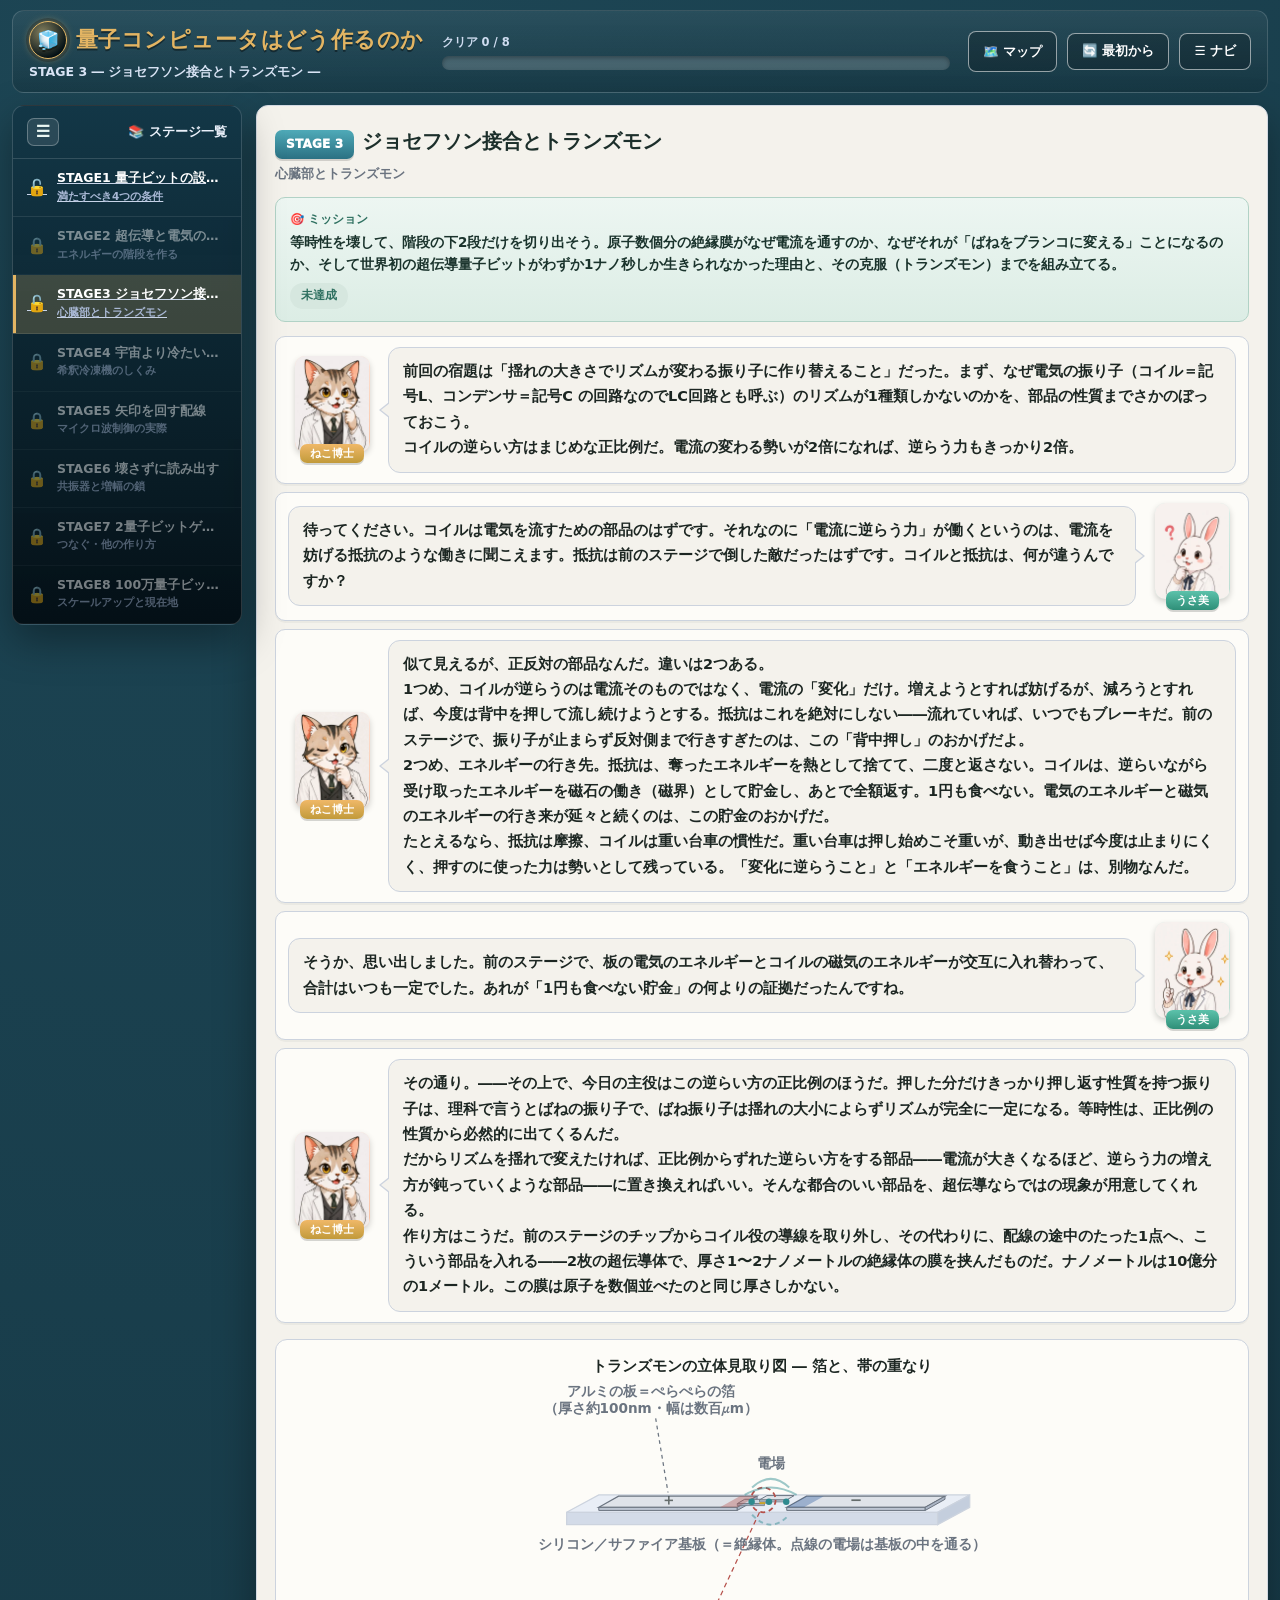
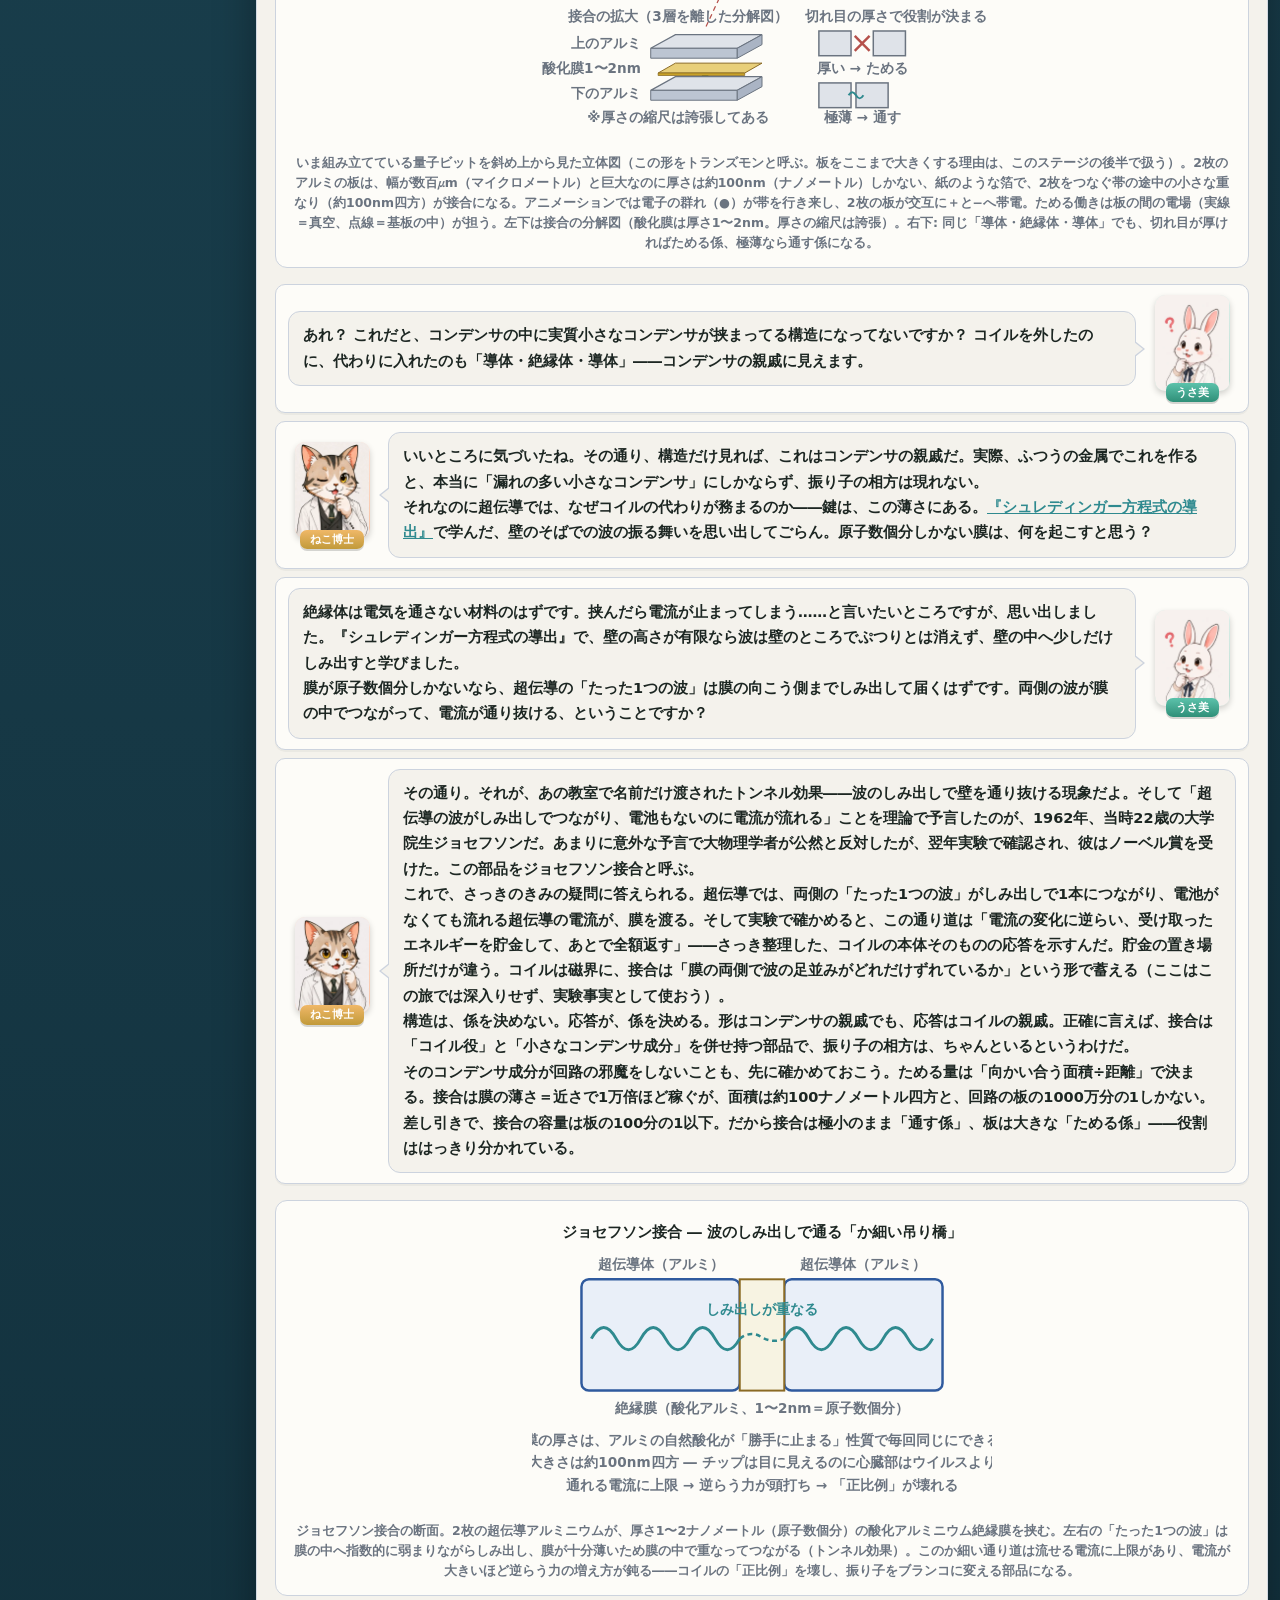
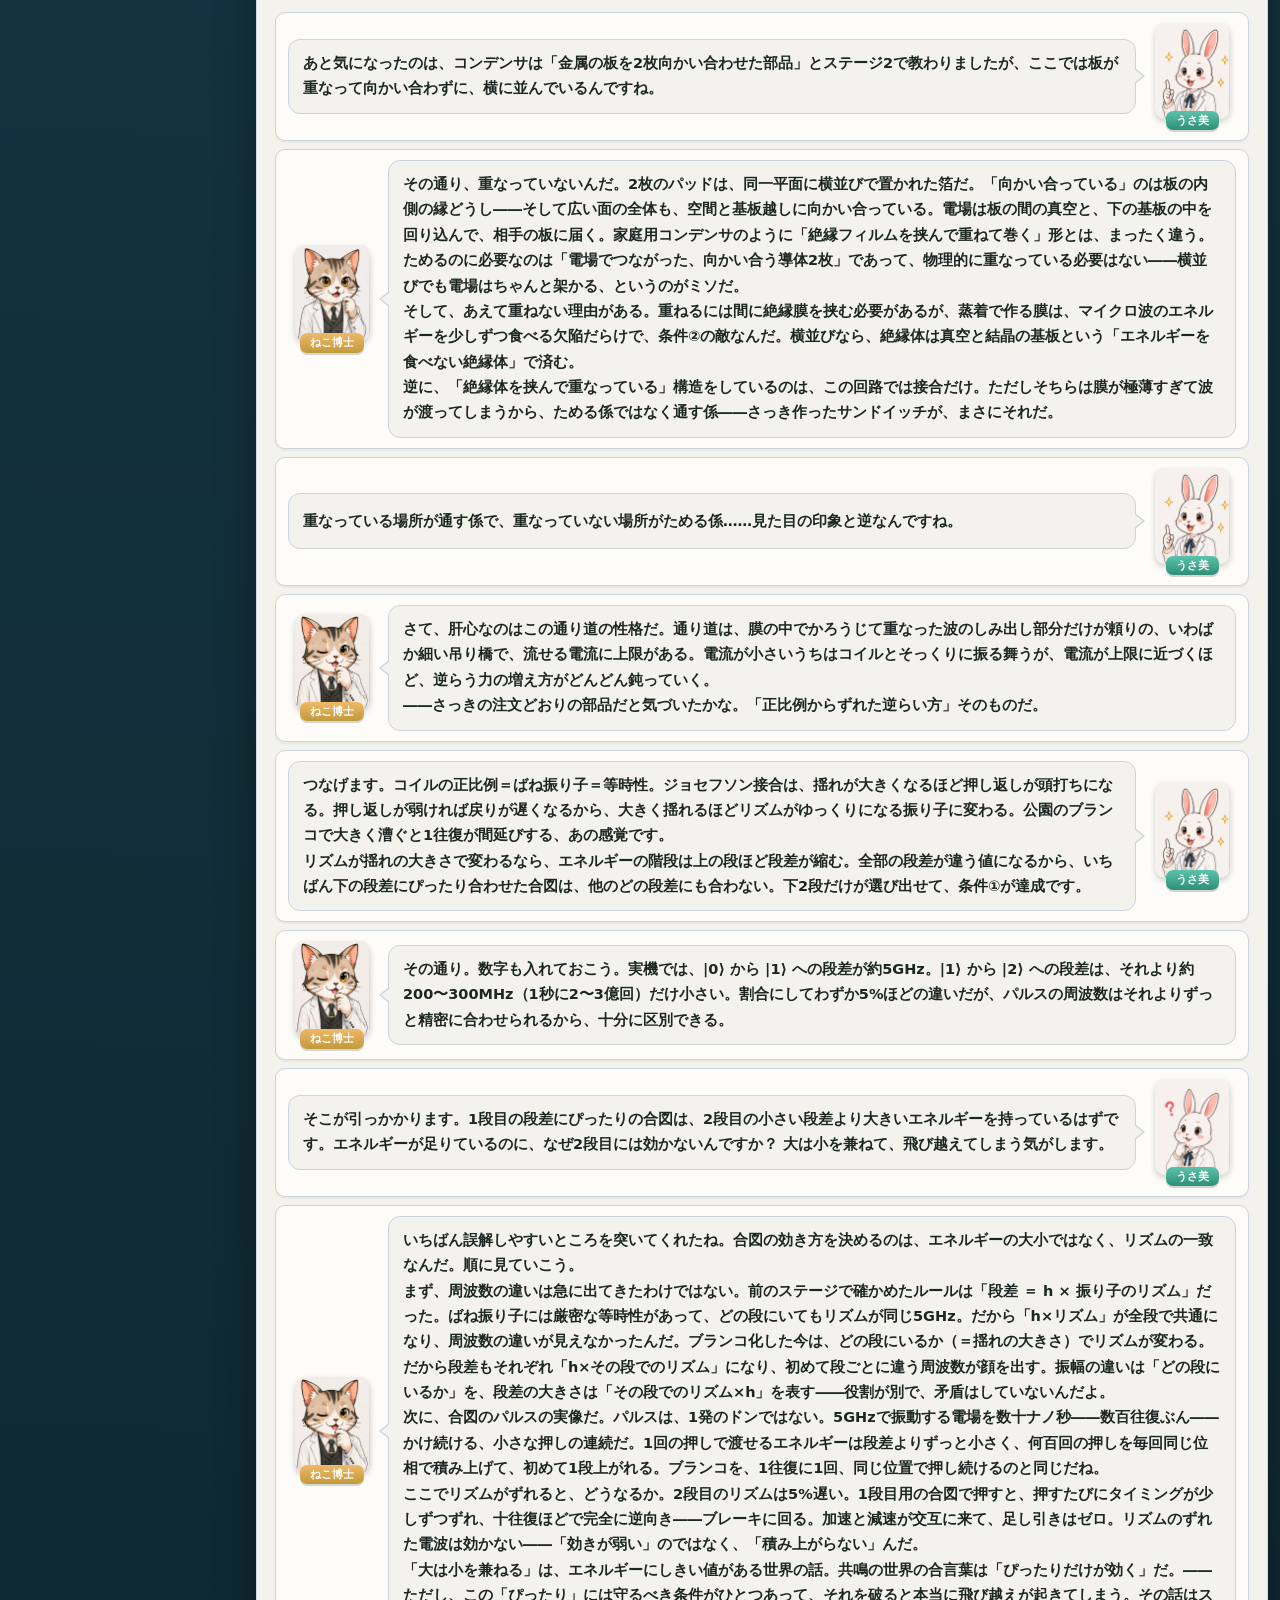
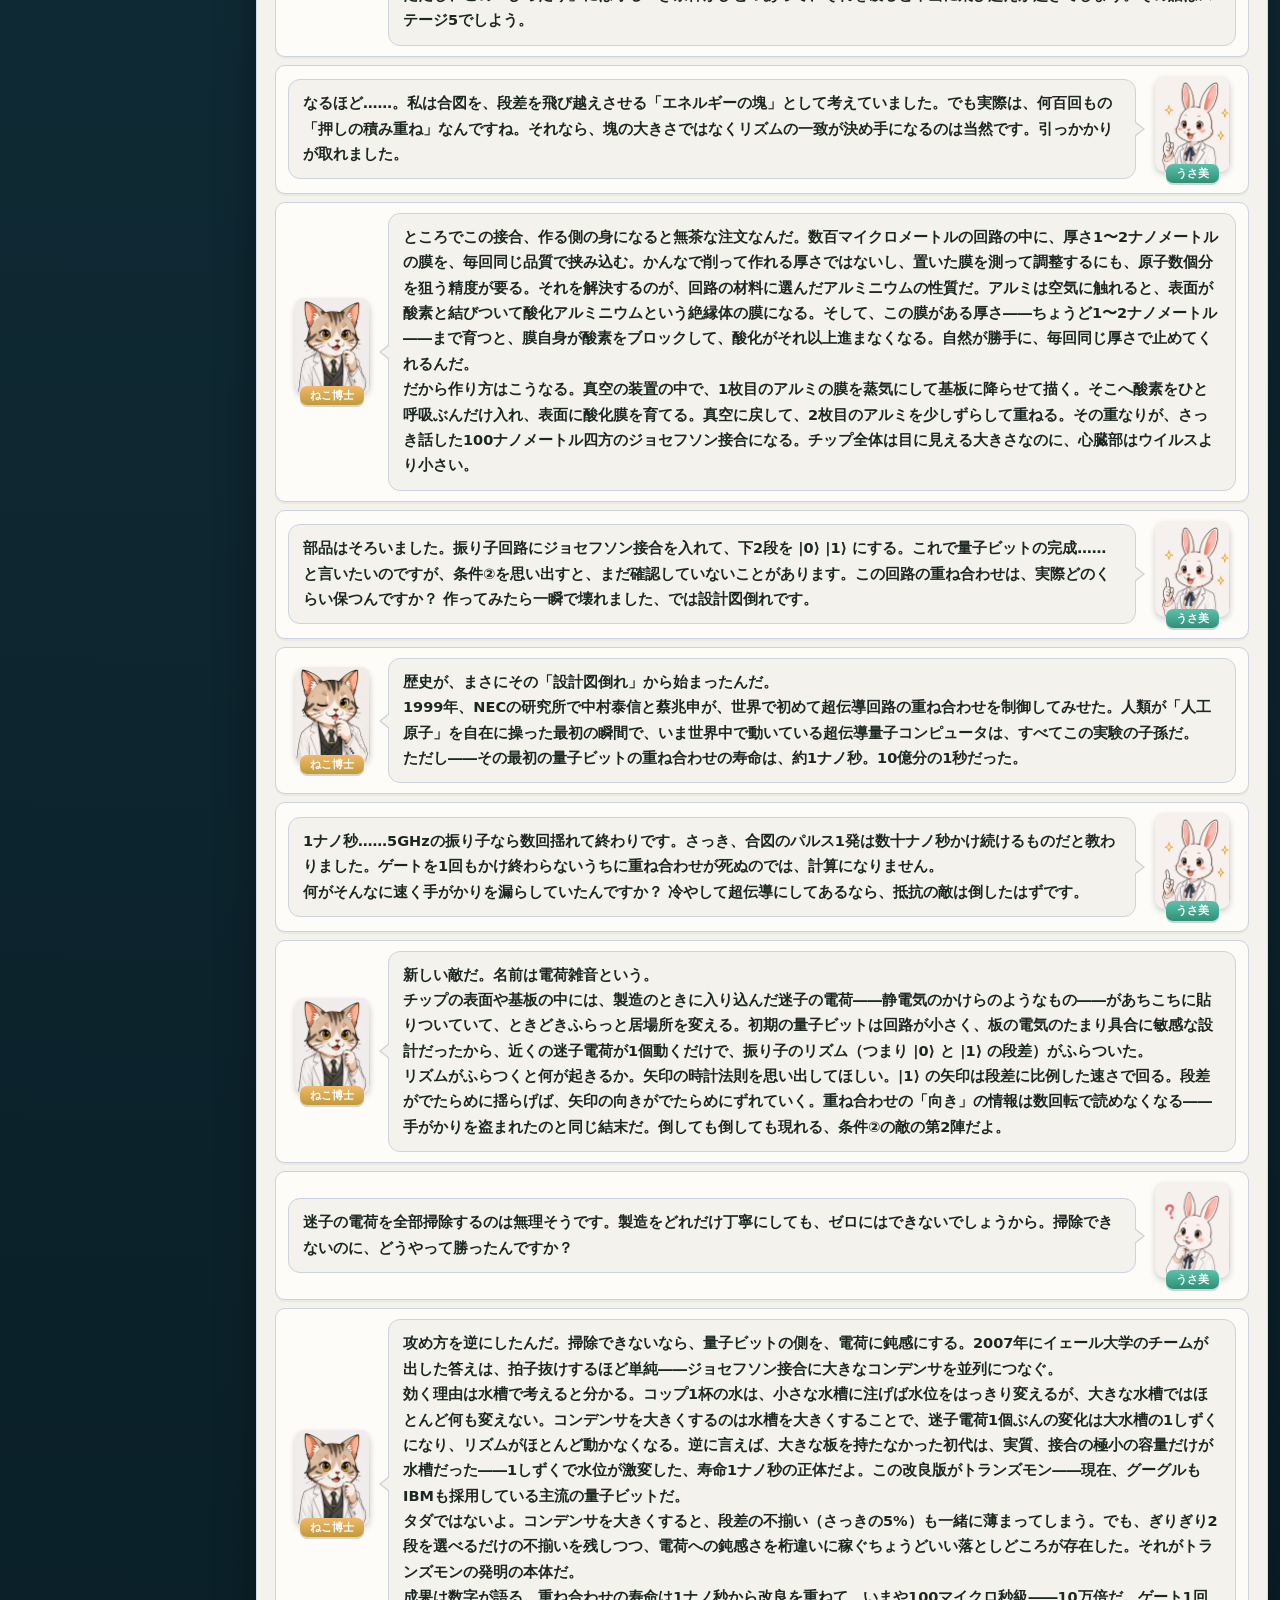
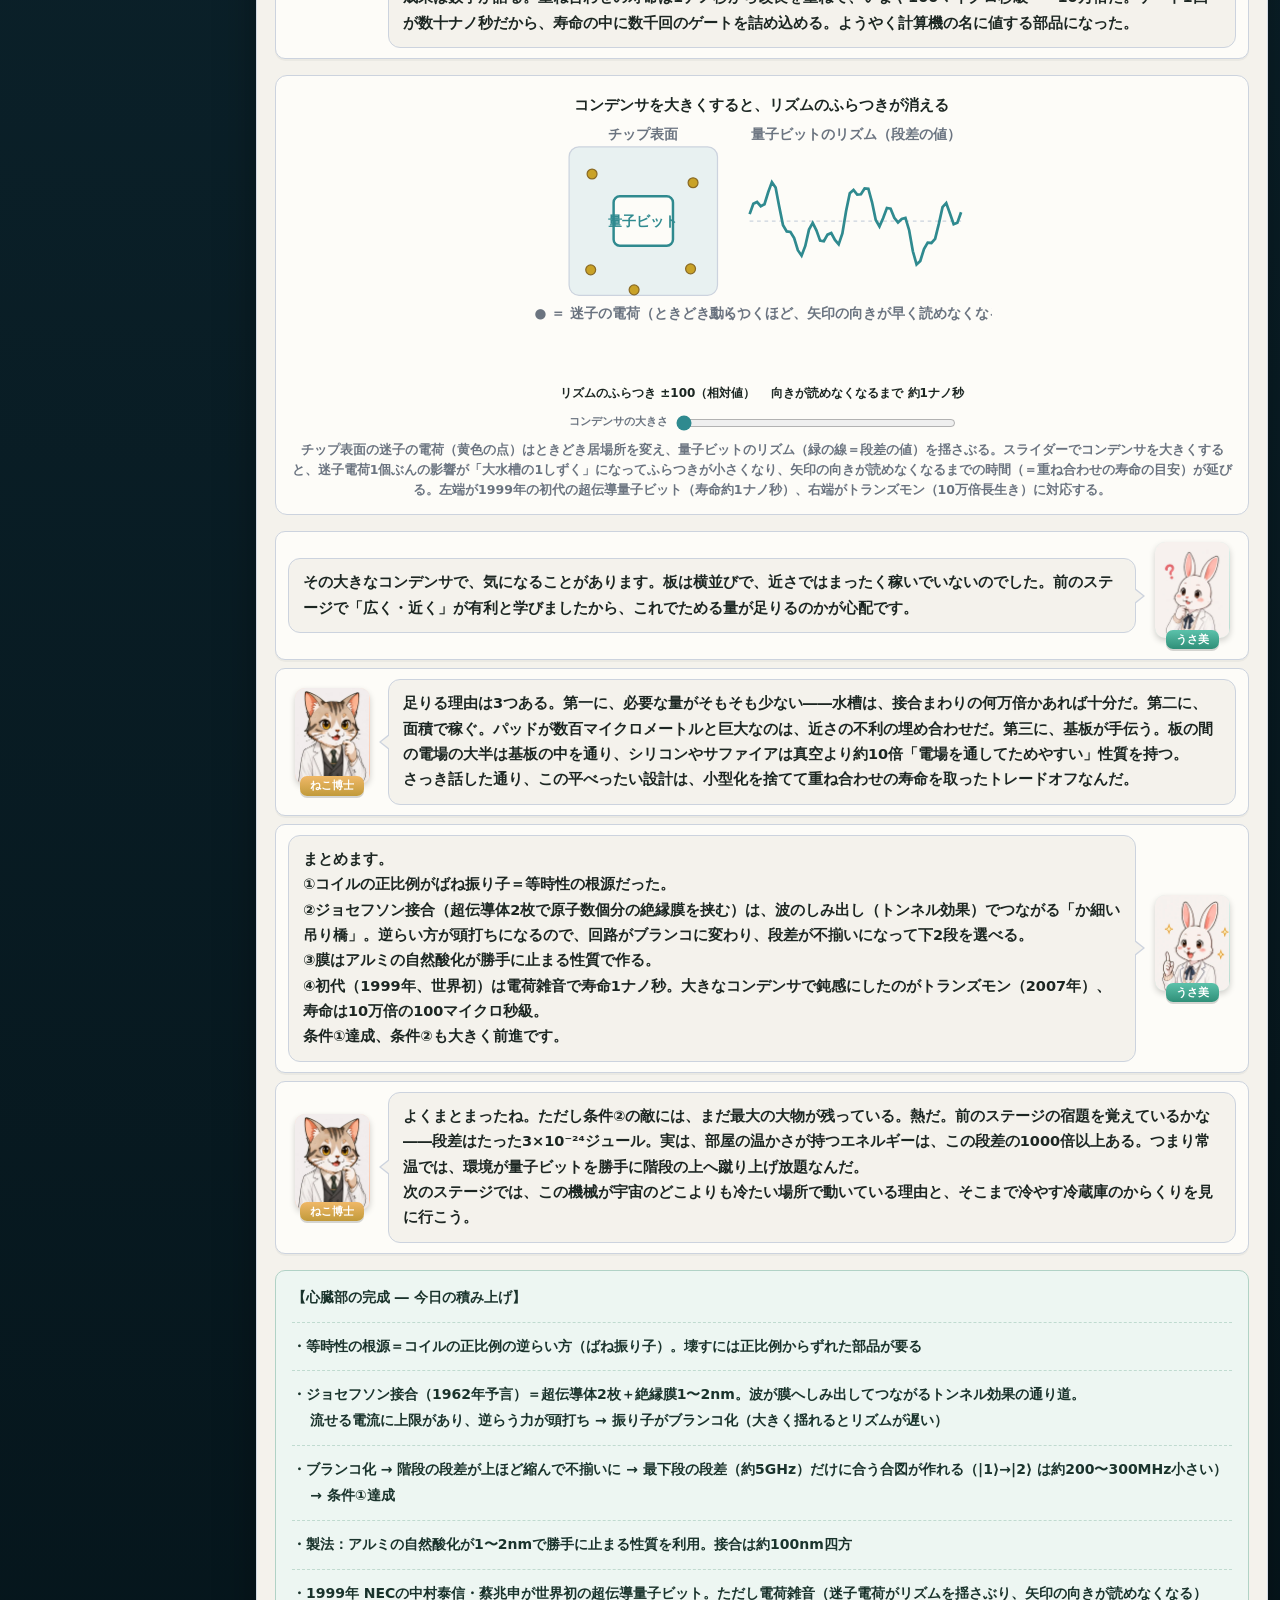
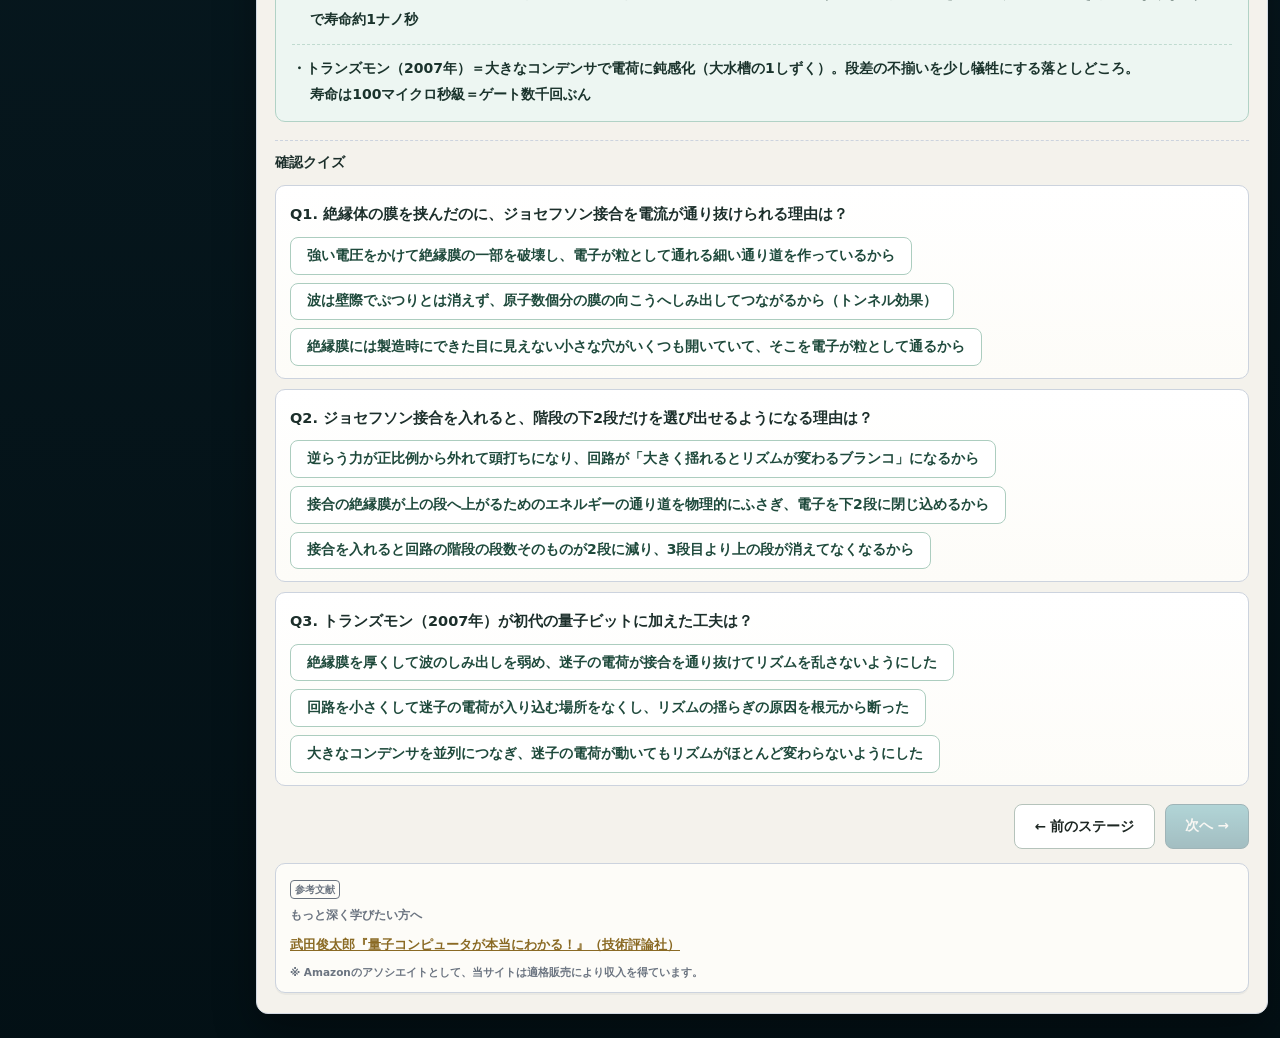
<file: stage3.html>
<!DOCTYPE html>
<html lang="ja">
<head>
<meta charset="UTF-8">
<meta name="viewport" content="width=device-width, initial-scale=1.0">
<meta name="theme-color" content="#12303c">
<!-- Google tag (gtag.js) -->
<script async src="https://www.googletagmanager.com/gtag/js?id=G-9RTQCP2HXM"></script>
<script>
  window.dataLayer = window.dataLayer || [];
  function gtag(){dataLayer.push(arguments);}
  gtag('js', new Date());
  gtag('config', 'G-9RTQCP2HXM');
</script>
<title>STAGE3 ジョセフソン接合とトランズモン ― 量子コンピュータはどう作るのか</title>
<meta name="description" content="超伝導量子ビットの心臓部、ジョセフソン接合を理解する。原子数個分の絶縁膜を波がしみ出して通るトンネル効果、ばね振り子をブランコに変えて等時性を壊すしくみ、世界初の超伝導量子ビット（1999年）、電荷雑音との戦いとトランズモンの発明（2007年）まで、論理の飛躍なく積み上げる。">
<link rel="canonical" href="https://quantum-mechanics.habatakijuku.com/quantum-hardware/stage3">
<meta property="og:type" content="article">
<meta property="og:site_name" content="量子コンピュータはどう作るのか">
<meta property="og:locale" content="ja_JP">
<meta property="og:title" content="STAGE3 ジョセフソン接合とトランズモン ― 量子コンピュータはどう作るのか">
<meta property="og:description" content="原子数個分の絶縁膜が、量子コンピュータの心臓部になる。等時性を壊してトランズモンを完成させる。">
<meta property="og:url" content="https://quantum-mechanics.habatakijuku.com/quantum-hardware/stage3">
<meta property="og:image" content="https://quantum-mechanics.habatakijuku.com/quantum-hardware/images/ogp.png">
<meta property="og:image:width" content="1200">
<meta property="og:image:height" content="630">
<meta name="twitter:card" content="summary_large_image">
<link rel="icon" type="image/png" href="images/favicon.png">
<link rel="stylesheet" href="design-system.css">
<style>
  .qh-svg .label{fill:var(--muted);font-size:11px;font-weight:700}
  .qh-svg .strong{fill:var(--ink);font-size:12px;font-weight:900}
  .qh-svg .accent{fill:#2f8a8f;font-size:11px;font-weight:900}
  .anim-ctrl{display:flex;align-items:center;gap:8px;justify-content:center;margin-top:10px;flex-wrap:wrap}
  .anim-ctrl .ctrl-label{font-size:11px;color:var(--muted);font-weight:700}
  .anim-ctrl input[type=range]{flex:1;max-width:280px;min-width:140px;accent-color:#2f8a8f}
  .readout{display:flex;flex-wrap:wrap;gap:4px 16px;justify-content:center;margin-top:8px;font-size:12px;font-weight:700;color:var(--ink)}
  .readout b{font-weight:900;font-variant-numeric:tabular-nums;color:inherit}
</style>
</head>
<body>
<div class="app-shell side-collapsed" id="app-shell">
  <header class="game-header">
    <div class="brand">
      <div class="brand-title"><a class="head-reset home-badge" href="index.html" title="トップへ" aria-label="トップへ">🧊</a> <span>量子コンピュータはどう作るのか</span></div>
      <div class="brand-sub">STAGE 3 ― ジョセフソン接合とトランズモン ―</div>
    </div>
    <div class="head-progress-wrap">
      <div class="head-progress-label" id="progress-label">クリア 0 / 8</div>
      <div class="head-progress" role="progressbar" aria-label="クリア済みステージ数" aria-valuemin="0" aria-valuemax="8" aria-valuenow="0"><div class="head-progress-fill" id="progress-fill" style="width:0%"></div></div>
    </div>
    <div class="header-actions">
      <a class="head-reset" href="https://quantum-mechanics.habatakijuku.com/" title="量子力学、冒険の書（シリーズマップ）へ">🗺️ マップ</a>
      <button class="head-reset" id="btn-reset-all">🔄 最初から</button>
      <button class="head-reset" id="head-nav-toggle" title="ステージ一覧の表示切替">☰ ナビ</button>
    </div>
  </header>

  <div class="game-layout">
    <div class="side-backdrop" id="side-backdrop"></div>
    <aside class="side-panel">
      <div class="side-head">
        <button class="side-toggle" id="sidebar-toggle" title="ステージ一覧の表示切替" aria-label="ステージ一覧の表示切替">☰</button>
        <span class="side-head-text">📚 ステージ一覧</span>
      </div>
      <div class="side-list" id="side-list"></div>
    </aside>

    <main class="main-area">
      <div class="chapter-head">
        <span class="chapter-badge">STAGE 3</span><h1 class="chapter-title">ジョセフソン接合とトランズモン</h1>
        <div class="chapter-sub">心臓部とトランズモン</div>
      </div>

      <div class="mission-box">
        <div class="mission-label">🎯 ミッション</div>
        <div class="mission-text">等時性を壊して、階段の下2段だけを切り出そう。原子数個分の絶縁膜がなぜ電流を通すのか、なぜそれが「ばねをブランコに変える」ことになるのか、そして世界初の超伝導量子ビットがわずか1ナノ秒しか生きられなかった理由と、その克服（トランズモン）までを組み立てる。</div>
        <span class="mission-status" id="mission-status">未達成</span>
      </div>

      <div class="dialogue-scene">
        <div class="dialog-row">
          <div class="dialog-character">
            <div class="dialog-avatar mentor"><img src="images/cat.webp" width="300" height="386" alt=""></div>
            <div class="dialog-name mentor">ねこ博士</div>
          </div>
          <div class="dialog-bubble">前回の宿題は「揺れの大きさでリズムが変わる振り子に作り替えること」だった。まず、なぜ電気の振り子（コイル＝記号L、コンデンサ＝記号C の回路なので<strong>LC回路</strong>とも呼ぶ）のリズムが1種類しかないのかを、部品の性質までさかのぼっておこう。<br>コイルの逆らい方は<strong>まじめな正比例</strong>だ。電流の変わる勢いが2倍になれば、逆らう力もきっかり2倍。</div>
        </div>
        <div class="dialog-row right">
          <div class="dialog-character">
            <div class="dialog-avatar student"><img src="images/rabbitThink.webp" width="300" height="386" alt=""></div>
            <div class="dialog-name student">うさ美</div>
          </div>
          <div class="dialog-bubble">待ってください。コイルは電気を<strong>流す</strong>ための部品のはずです。それなのに「電流に逆らう力」が働くというのは、電流を妨げる<strong>抵抗</strong>のような働きに聞こえます。抵抗は前のステージで倒した敵だったはずです。コイルと抵抗は、何が違うんですか？</div>
        </div>
        <div class="dialog-row">
          <div class="dialog-character">
            <div class="dialog-avatar mentor"><img src="images/catThink.webp" width="300" height="386" alt=""></div>
            <div class="dialog-name mentor">ねこ博士</div>
          </div>
          <div class="dialog-bubble">似て見えるが、正反対の部品なんだ。違いは2つある。<br>1つめ、コイルが逆らうのは<strong>電流そのものではなく、電流の「変化」だけ</strong>。増えようとすれば妨げるが、<strong>減ろうとすれば、今度は背中を押して流し続けようとする</strong>。抵抗はこれを絶対にしない――流れていれば、いつでもブレーキだ。前のステージで、振り子が止まらず反対側まで行きすぎたのは、この「背中押し」のおかげだよ。<br>2つめ、エネルギーの行き先。抵抗は、奪ったエネルギーを<strong>熱として捨てて、二度と返さない</strong>。コイルは、逆らいながら受け取ったエネルギーを<strong>磁石の働き（磁界）として貯金し、あとで全額返す</strong>。1円も食べない。電気のエネルギーと磁気のエネルギーの行き来が延々と続くのは、この貯金のおかげだ。<br>たとえるなら、抵抗は<strong>摩擦</strong>、コイルは<strong>重い台車の慣性</strong>だ。重い台車は押し始めこそ重いが、動き出せば今度は止まりにくく、押すのに使った力は勢いとして残っている。「変化に逆らうこと」と「エネルギーを食うこと」は、別物なんだ。</div>
        </div>
        <div class="dialog-row right">
          <div class="dialog-character">
            <div class="dialog-avatar student"><img src="images/rabbit.webp" width="300" height="386" alt=""></div>
            <div class="dialog-name student">うさ美</div>
          </div>
          <div class="dialog-bubble">そうか、思い出しました。前のステージで、板の電気のエネルギーとコイルの磁気のエネルギーが交互に入れ替わって、<strong>合計はいつも一定</strong>でした。あれが「1円も食べない貯金」の何よりの証拠だったんですね。</div>
        </div>
        <div class="dialog-row">
          <div class="dialog-character">
            <div class="dialog-avatar mentor"><img src="images/cat.webp" width="300" height="386" alt=""></div>
            <div class="dialog-name mentor">ねこ博士</div>
          </div>
          <div class="dialog-bubble">その通り。――その上で、今日の主役はこの逆らい方の<strong>正比例</strong>のほうだ。押した分だけきっかり押し返す性質を持つ振り子は、理科で言うと<strong>ばね</strong>の振り子で、ばね振り子は揺れの大小によらずリズムが完全に一定になる。等時性は、正比例の性質から必然的に出てくるんだ。<br>だからリズムを揺れで変えたければ、<strong>正比例からずれた逆らい方をする部品</strong>――電流が大きくなるほど、逆らう力の増え方が鈍っていくような部品――に置き換えればいい。そんな都合のいい部品を、超伝導ならではの現象が用意してくれる。<br>作り方はこうだ。前のステージのチップから<strong>コイル役の導線を取り外し、その代わり</strong>に、配線の途中のたった1点へ、こういう部品を入れる――<strong>2枚の超伝導体で、厚さ1〜2ナノメートルの絶縁体の膜を挟んだもの</strong>だ。ナノメートルは10億分の1メートル。この膜は原子を数個並べたのと同じ厚さしかない。</div>
        </div>
      </div>

      <div class="diagram-box">
        <svg id="tm-svg" class="qh-svg" viewBox="0 0 372 310" width="100%" role="img" aria-label="トランズモンを斜め上から見た立体図のアニメーション。シリコンやサファイアの基板の上に、紙のように薄くて面積の大きい2枚のアルミの箔（パッド）が載っている。2枚をつなぐ細い帯の途中で、下の帯と上の帯が少しだけ重なり、そこが接合になっている。電子が帯を通って行き来し、2枚のパッドが交互にプラスとマイナスに帯電し、パッドの間の電場が真空と基板の中を通って明滅する。左下は接合の分解図で、上のアルミ、厚さ1〜2ナノメートルの酸化膜、下のアルミの3層を離して描き、電子の波が酸化膜を上下に通り抜ける。右下には切れ目の厚さの対比がある">
          <text class="strong" x="186" y="14" text-anchor="middle">トランズモンの立体見取り図 ― 箔と、帯の重なり</text>
          <!-- パッド注記 -->
          <text class="label" x="96" y="34" text-anchor="middle">アルミの板＝ぺらぺらの箔</text>
          <text class="label" x="96" y="48" text-anchor="middle">（厚さ約100nm・幅は数百μm）</text>
          <line x1="100" y1="52" x2="110" y2="112" stroke="var(--muted)" stroke-width="1" stroke-dasharray="3 3"/>
          <g transform="translate(0,-42)">
          <text class="label" x="193" y="134" text-anchor="middle">電場</text>
          <!-- 基板（立体） -->
          <polygon points="28,170 328,170 354,156 54,156" fill="#e9eef6" stroke="var(--line)" stroke-width="1"/>
          <polygon points="28,170 328,170 328,180 28,180" fill="#d3dbe8" stroke="var(--line)" stroke-width="1"/>
          <polygon points="328,170 354,156 354,166 328,180" fill="#c4cedd" stroke="var(--line)" stroke-width="1"/>
          <!-- パッド2枚（極薄の箔） -->
          <polygon points="54,166 166,166 182,157 70,157" fill="#dfe3e9" stroke="#6b7480" stroke-width="1"/>
          <polygon points="54,166 166,166 166,168.5 54,168.5" fill="#bcc5d2" stroke="#6b7480" stroke-width="0.8"/>
          <polygon points="166,166 182,157 182,159.5 166,168.5" fill="#aab4c4" stroke="#6b7480" stroke-width="0.8"/>
          <polygon points="206,166 318,166 334,157 222,157" fill="#dfe3e9" stroke="#6b7480" stroke-width="1"/>
          <polygon points="206,166 318,166 318,168.5 206,168.5" fill="#bcc5d2" stroke="#6b7480" stroke-width="0.8"/>
          <polygon points="318,166 334,157 334,159.5 318,168.5" fill="#aab4c4" stroke="#6b7480" stroke-width="0.8"/>
          <!-- 首の帯2本（下の帯と、重なって乗る上の帯） -->
          <polygon points="166,163 188,163 194,159.5 172,159.5" fill="#cfd6df" stroke="#6b7480" stroke-width="0.8"/>
          <polygon points="166,163 188,163 188,164.6 166,164.6" fill="#aab4c4" stroke="#6b7480" stroke-width="0.6"/>
          <polygon points="184,160 206,160 212,156.5 190,156.5" fill="#dfe3e9" stroke="#6b7480" stroke-width="0.8"/>
          <polygon points="184,160 206,160 206,161.6 184,161.6" fill="#bcc5d2" stroke="#6b7480" stroke-width="0.6"/>
          <rect x="184" y="161.8" width="4.5" height="1.6" fill="#c9a227"/>
          <circle cx="187" cy="160" r="10" fill="none" stroke="#b5504a" stroke-width="1.4" stroke-dasharray="4 3"/>
          <line x1="184" y1="170" x2="140" y2="264" stroke="#b5504a" stroke-width="1" stroke-dasharray="4 3"/>
          <!-- 電場の弧（真空と基板） -->
          <path id="tm-arc1" d="M 178 150 Q 193 136 208 150" stroke="#2f8a8f" stroke-width="1.6" fill="none"/>
          <path id="tm-arc2" d="M 172 156 Q 193 144 214 156" stroke="#2f8a8f" stroke-width="1.6" fill="none"/>
          <path id="tm-arc3" d="M 178 172 Q 193 188 208 172" stroke="#2f8a8f" stroke-width="1.6" fill="none" stroke-dasharray="4 3"/>
          <g id="tm-dyn"></g>
          <text class="label" x="186" y="200" text-anchor="middle">シリコン／サファイア基板（＝絶縁体。点線の電場は基板の中を通る）</text>
          </g>
          <g id="tm-zdyn"></g>
          <!-- 左下: 接合の分解図 -->
          <text class="label" x="118" y="216" text-anchor="middle">接合の拡大（3層を離した分解図）</text>
          <polygon points="96,238 166,238 186,227 116,227" fill="#dfe3e9" stroke="#6b7480" stroke-width="1"/>
          <polygon points="96,238 166,238 166,246 96,246" fill="#bcc5d2" stroke="#6b7480" stroke-width="0.8"/>
          <polygon points="166,238 186,227 186,235 166,246" fill="#aab4c4" stroke="#6b7480" stroke-width="0.8"/>
          <polygon points="102,258 172,258 186,250 116,250" fill="#e8cf7a" stroke="#8a6a24" stroke-width="0.8"/>
          <polygon points="102,258 172,258 172,260 102,260" fill="#c9a227" stroke="#8a6a24" stroke-width="0.6"/>
          <polygon points="96,272 166,272 186,261 116,261" fill="#dfe3e9" stroke="#6b7480" stroke-width="1"/>
          <polygon points="96,272 166,272 166,280 96,280" fill="#bcc5d2" stroke="#6b7480" stroke-width="0.8"/>
          <polygon points="166,272 186,261 186,269 166,280" fill="#aab4c4" stroke="#6b7480" stroke-width="0.8"/>
          <text class="label" x="88" y="238" text-anchor="end">上のアルミ</text>
          <text class="label" x="88" y="258" text-anchor="end">酸化膜1〜2nm</text>
          <text class="label" x="88" y="278" text-anchor="end">下のアルミ</text>
          <text class="label" x="118" y="298" text-anchor="middle">※厚さの縮尺は誇張してある</text>
          <!-- 右下: 切れ目の対比 -->
          <text class="label" x="294" y="216" text-anchor="middle">切れ目の厚さで役割が決まる</text>
          <rect x="232" y="224" width="26" height="20" fill="#dfe3e9" stroke="#6b7480" stroke-width="1.2"/>
          <rect x="276" y="224" width="26" height="20" fill="#dfe3e9" stroke="#6b7480" stroke-width="1.2"/>
          <line x1="261" y1="228" x2="273" y2="240" stroke="#b5504a" stroke-width="2"/>
          <line x1="273" y1="228" x2="261" y2="240" stroke="#b5504a" stroke-width="2"/>
          <text class="label" x="267" y="258" text-anchor="middle">厚い → ためる</text>
          <rect x="232" y="266" width="26" height="20" fill="#dfe3e9" stroke="#6b7480" stroke-width="1.2"/>
          <rect x="262" y="266" width="26" height="20" fill="#dfe3e9" stroke="#6b7480" stroke-width="1.2"/>
          <path d="M 256 276 q 3 -5 6 0 q 3 5 6 0" stroke="#2f8a8f" stroke-width="1.6" fill="none"/>
          <text class="label" x="267" y="298" text-anchor="middle">極薄 → 通す</text>
        </svg>
        <div class="diagram-caption">いま組み立てている量子ビットを斜め上から見た立体図（この形を<strong>トランズモン</strong>と呼ぶ。板をここまで大きくする理由は、このステージの後半で扱う）。<strong>2枚のアルミの板は、幅が数百μm（マイクロメートル）と巨大なのに厚さは約100nm（ナノメートル）しかない、紙のような箔</strong>で、2枚をつなぐ帯の途中の小さな重なり（約100nm四方）が接合になる。アニメーションでは電子の群れ（●）が帯を行き来し、2枚の板が交互に＋と−へ帯電。<strong>ためる働きは板の間の電場</strong>（実線＝真空、点線＝基板の中）が担う。左下は接合の分解図（酸化膜は厚さ1〜2nm。厚さの縮尺は誇張）。右下: 同じ「導体・絶縁体・導体」でも、切れ目が厚ければためる係、極薄なら通す係になる。</div>
      </div>

      <div class="dialogue-scene">
        <div class="dialog-row right">
          <div class="dialog-character">
            <div class="dialog-avatar student"><img src="images/rabbitThink.webp" width="300" height="386" alt=""></div>
            <div class="dialog-name student">うさ美</div>
          </div>
          <div class="dialog-bubble">あれ？ これだと、コンデンサの中に実質<strong>小さなコンデンサ</strong>が挟まってる構造になってないですか？ コイルを外したのに、代わりに入れたのも「導体・絶縁体・導体」――コンデンサの親戚に見えます。</div>
        </div>
        <div class="dialog-row">
          <div class="dialog-character">
            <div class="dialog-avatar mentor"><img src="images/catThink.webp" width="300" height="386" alt=""></div>
            <div class="dialog-name mentor">ねこ博士</div>
          </div>
          <div class="dialog-bubble">いいところに気づいたね。その通り、構造だけ見れば、これは<strong>コンデンサの親戚</strong>だ。実際、<strong>ふつうの金属</strong>でこれを作ると、本当に「漏れの多い小さなコンデンサ」にしかならず、振り子の相方は現れない。<br>それなのに超伝導では、なぜコイルの代わりが務まるのか――<strong>鍵は、この薄さにある</strong>。<a href="https://quantum-mechanics.habatakijuku.com/schrodinger-equation/" target="_blank" rel="noopener" style="color:#2f8a8f;text-decoration:underline">『シュレディンガー方程式の導出』</a>で学んだ、壁のそばでの<strong>波の振る舞い</strong>を思い出してごらん。原子数個分しかない膜は、何を起こすと思う？</div>
        </div>
        <div class="dialog-row right">
          <div class="dialog-character">
            <div class="dialog-avatar student"><img src="images/rabbitThink.webp" width="300" height="386" alt=""></div>
            <div class="dialog-name student">うさ美</div>
          </div>
          <div class="dialog-bubble">絶縁体は電気を通さない材料のはずです。挟んだら電流が止まってしまう……と言いたいところですが、思い出しました。『シュレディンガー方程式の導出』で、壁の高さが有限なら<strong>波は壁のところでぷつりとは消えず、壁の中へ少しだけしみ出す</strong>と学びました。<br>膜が原子数個分しかないなら、超伝導の「たった1つの波」は<strong>膜の向こう側までしみ出して届く</strong>はずです。両側の波が膜の中でつながって、電流が通り抜ける、ということですか？</div>
        </div>
        <div class="dialog-row">
          <div class="dialog-character">
            <div class="dialog-avatar mentor"><img src="images/cat.webp" width="300" height="386" alt=""></div>
            <div class="dialog-name mentor">ねこ博士</div>
          </div>
          <div class="dialog-bubble">その通り。それが、あの教室で名前だけ渡された<strong>トンネル効果</strong>――波のしみ出しで壁を通り抜ける現象だよ。そして「超伝導の波がしみ出しでつながり、電池もないのに電流が流れる」ことを理論で予言したのが、1962年、当時22歳の大学院生<strong>ジョセフソン</strong>だ。あまりに意外な予言で大物理学者が公然と反対したが、翌年実験で確認され、彼はノーベル賞を受けた。この部品を<strong>ジョセフソン接合</strong>と呼ぶ。<br>これで、さっきのきみの疑問に答えられる。超伝導では、両側の「たった1つの波」がしみ出しで1本につながり、<strong>電池がなくても流れる超伝導の電流が、膜を渡る</strong>。そして実験で確かめると、この通り道は「電流の変化に逆らい、受け取ったエネルギーを貯金して、あとで全額返す」――さっき整理した、<strong>コイルの本体そのもの</strong>の応答を示すんだ。貯金の置き場所だけが違う。コイルは磁界に、接合は「膜の両側で波の足並みがどれだけずれているか」という形で蓄える（ここはこの旅では深入りせず、実験事実として使おう）。<br><strong>構造は、係を決めない。応答が、係を決める</strong>。形はコンデンサの親戚でも、応答はコイルの親戚。正確に言えば、接合は「コイル役」と「小さなコンデンサ成分」を<strong>併せ持つ部品</strong>で、振り子の相方は、ちゃんといるというわけだ。<br>そのコンデンサ成分が回路の邪魔をしないことも、先に確かめておこう。ためる量は「向かい合う面積÷距離」で決まる。接合は膜の薄さ＝近さで1万倍ほど稼ぐが、面積は約100ナノメートル四方と、回路の板の<strong>1000万分の1</strong>しかない。差し引きで、接合の容量は板の<strong>100分の1以下</strong>。だから<strong>接合は極小のまま「通す係」、板は大きな「ためる係」</strong>――役割ははっきり分かれている。</div>
        </div>
      </div>

      <div class="diagram-box">
        <svg class="qh-svg" viewBox="0 0 372 234" width="100%" role="img" aria-label="ジョセフソン接合の断面図。2枚のアルミニウム超伝導体が厚さ1〜2ナノメートルの酸化アルミニウム絶縁膜を挟んでいる。左右の超伝導体の波が膜の中へしみ出し、膜の中で重なってつながることで電流が通り抜ける">
          <text class="strong" x="186" y="18" text-anchor="middle">ジョセフソン接合 ― 波のしみ出しで通る「か細い吊り橋」</text>
          <!-- 超伝導体2枚 -->
          <rect x="40" y="52" width="128" height="90" rx="6" fill="#e9eff8" stroke="#2f5a9e" stroke-width="2"/>
          <rect x="204" y="52" width="128" height="90" rx="6" fill="#e9eff8" stroke="#2f5a9e" stroke-width="2"/>
          <rect x="168" y="52" width="36" height="90" fill="#f7f3e2" stroke="#8a6a24" stroke-width="1.6"/>
          <text class="label" x="104" y="44" text-anchor="middle">超伝導体（アルミ）</text>
          <text class="label" x="268" y="44" text-anchor="middle">超伝導体（アルミ）</text>
          <text class="label" x="186" y="160" text-anchor="middle">絶縁膜（酸化アルミ、1〜2nm＝原子数個分）</text>
          <!-- 波 -->
          <path d="M 48 100 q 10 -18 20 0 q 10 18 20 0 q 10 -18 20 0 q 10 18 20 0 q 10 -18 20 0 q 10 18 20 0" stroke="#2f8a8f" stroke-width="2.4" fill="none"/>
          <path d="M 168 100 q 9 -7 18 -1 q 9 5 18 1" stroke="#2f8a8f" stroke-width="2" fill="none" stroke-dasharray="4 3"/>
          <path d="M 204 100 q 10 -18 20 0 q 10 18 20 0 q 10 -18 20 0 q 10 18 20 0 q 10 -18 20 0 q 10 18 20 0" stroke="#2f8a8f" stroke-width="2.4" fill="none"/>
          <text class="accent" x="186" y="80" text-anchor="middle">しみ出しが重なる</text>
          <text class="label" x="186" y="186" text-anchor="middle">膜の厚さは、アルミの自然酸化が「勝手に止まる」性質で毎回同じにできる</text>
          <text class="label" x="186" y="204" text-anchor="middle">接合の大きさは約100nm四方 ― チップは目に見えるのに心臓部はウイルスより小さい</text>
          <text class="label" x="186" y="222" text-anchor="middle">通れる電流に上限 → 逆らう力が頭打ち → 「正比例」が壊れる</text>
        </svg>
        <div class="diagram-caption">ジョセフソン接合の断面。2枚の超伝導アルミニウムが、厚さ1〜2ナノメートル（原子数個分）の酸化アルミニウム絶縁膜を挟む。左右の「たった1つの波」は膜の中へ指数的に弱まりながらしみ出し、膜が十分薄いため<strong>膜の中で重なってつながる</strong>（トンネル効果）。このか細い通り道は流せる電流に上限があり、電流が大きいほど逆らう力の増え方が鈍る――コイルの「正比例」を壊し、振り子をブランコに変える部品になる。</div>
      </div>

      <div class="dialogue-scene">
        <div class="dialog-row right">
          <div class="dialog-character">
            <div class="dialog-avatar student"><img src="images/rabbit.webp" width="300" height="386" alt=""></div>
            <div class="dialog-name student">うさ美</div>
          </div>
          <div class="dialog-bubble">あと気になったのは、コンデンサは「金属の板を2枚向かい合わせた部品」とステージ2で教わりましたが、ここでは板が<strong>重なって向かい合わずに</strong>、横に並んでいるんですね。</div>
        </div>
        <div class="dialog-row">
          <div class="dialog-character">
            <div class="dialog-avatar mentor"><img src="images/cat.webp" width="300" height="386" alt=""></div>
            <div class="dialog-name mentor">ねこ博士</div>
          </div>
          <div class="dialog-bubble">その通り、重なっていないんだ。2枚のパッドは、同一平面に<strong>横並びで置かれた箔</strong>だ。「向かい合っている」のは板の内側の縁どうし――そして広い面の全体も、空間と基板越しに向かい合っている。電場は板の間の<strong>真空と、下の基板の中を回り込んで</strong>、相手の板に届く。家庭用コンデンサのように「絶縁フィルムを挟んで重ねて巻く」形とは、まったく違う。<br>ためるのに必要なのは「<strong>電場でつながった、向かい合う導体2枚</strong>」であって、物理的に重なっている必要はない――横並びでも電場はちゃんと架かる、というのがミソだ。<br>そして、あえて重ねない理由がある。重ねるには間に絶縁膜を挟む必要があるが、蒸着で作る膜は、マイクロ波のエネルギーを少しずつ食べる<strong>欠陥だらけ</strong>で、条件②の敵なんだ。横並びなら、絶縁体は<strong>真空と結晶の基板</strong>という「エネルギーを食べない絶縁体」で済む。<br>逆に、「絶縁体を挟んで重なっている」構造をしているのは、この回路では<strong>接合だけ</strong>。ただしそちらは膜が極薄すぎて波が渡ってしまうから、ためる係ではなく通す係――さっき作ったサンドイッチが、まさにそれだ。</div>
        </div>
        <div class="dialog-row right">
          <div class="dialog-character">
            <div class="dialog-avatar student"><img src="images/rabbit.webp" width="300" height="386" alt=""></div>
            <div class="dialog-name student">うさ美</div>
          </div>
          <div class="dialog-bubble">重なっている場所が通す係で、重なっていない場所がためる係……見た目の印象と逆なんですね。</div>
        </div>
        <div class="dialog-row">
          <div class="dialog-character">
            <div class="dialog-avatar mentor"><img src="images/catThink.webp" width="300" height="386" alt=""></div>
            <div class="dialog-name mentor">ねこ博士</div>
          </div>
          <div class="dialog-bubble">さて、肝心なのはこの通り道の<strong>性格</strong>だ。通り道は、膜の中でかろうじて重なった波のしみ出し部分だけが頼りの、いわば<strong>か細い吊り橋</strong>で、流せる電流に上限がある。電流が小さいうちはコイルとそっくりに振る舞うが、電流が上限に近づくほど、<strong>逆らう力の増え方がどんどん鈍っていく</strong>。<br>――さっきの注文どおりの部品だと気づいたかな。「正比例からずれた逆らい方」そのものだ。</div>
        </div>
        <div class="dialog-row right">
          <div class="dialog-character">
            <div class="dialog-avatar student"><img src="images/rabbit.webp" width="300" height="386" alt=""></div>
            <div class="dialog-name student">うさ美</div>
          </div>
          <div class="dialog-bubble">つなげます。コイルの正比例＝ばね振り子＝等時性。ジョセフソン接合は、揺れが大きくなるほど押し返しが頭打ちになる。押し返しが弱ければ戻りが遅くなるから、<strong>大きく揺れるほどリズムがゆっくりになる振り子</strong>に変わる。公園のブランコで大きく漕ぐと1往復が間延びする、あの感覚です。<br>リズムが揺れの大きさで変わるなら、エネルギーの階段は<strong>上の段ほど段差が縮む</strong>。全部の段差が違う値になるから、いちばん下の段差にぴったり合わせた合図は、他のどの段差にも合わない。<strong>下2段だけが選び出せて、条件①が達成</strong>です。</div>
        </div>
        <div class="dialog-row">
          <div class="dialog-character">
            <div class="dialog-avatar mentor"><img src="images/catThink.webp" width="300" height="386" alt=""></div>
            <div class="dialog-name mentor">ねこ博士</div>
          </div>
          <div class="dialog-bubble">その通り。数字も入れておこう。実機では、|0⟩ から |1⟩ への段差が約5GHz。|1⟩ から |2⟩ への段差は、それより<strong>約200〜300MHz</strong>（1秒に2〜3億回）だけ小さい。割合にしてわずか5%ほどの違いだが、パルスの周波数はそれよりずっと精密に合わせられるから、十分に区別できる。</div>
        </div>
        <div class="dialog-row right">
          <div class="dialog-character">
            <div class="dialog-avatar student"><img src="images/rabbitThink.webp" width="300" height="386" alt=""></div>
            <div class="dialog-name student">うさ美</div>
          </div>
          <div class="dialog-bubble">そこが引っかかります。1段目の段差にぴったりの合図は、2段目の<strong>小さい</strong>段差より大きいエネルギーを持っているはずです。エネルギーが足りているのに、なぜ2段目には効かないんですか？ 大は小を兼ねて、飛び越えてしまう気がします。</div>
        </div>
        <div class="dialog-row">
          <div class="dialog-character">
            <div class="dialog-avatar mentor"><img src="images/catThink.webp" width="300" height="386" alt=""></div>
            <div class="dialog-name mentor">ねこ博士</div>
          </div>
          <div class="dialog-bubble">いちばん誤解しやすいところを突いてくれたね。合図の効き方を決めるのは、<strong>エネルギーの大小ではなく、リズムの一致</strong>なんだ。順に見ていこう。<br>まず、周波数の違いは急に出てきたわけではない。前のステージで確かめたルールは「<strong>段差 ＝ h × 振り子のリズム</strong>」だった。ばね振り子には厳密な等時性があって、どの段にいてもリズムが同じ5GHz。だから「h×リズム」が全段で共通になり、周波数の違いが<strong>見えなかった</strong>んだ。ブランコ化した今は、どの段にいるか（＝揺れの大きさ）でリズムが変わる。だから段差もそれぞれ「h×<strong>その段でのリズム</strong>」になり、初めて段ごとに違う周波数が顔を出す。振幅の違いは「どの段にいるか」を、段差の大きさは「その段でのリズム×h」を表す――役割が別で、矛盾はしていないんだよ。<br>次に、合図のパルスの実像だ。パルスは、1発のドンではない。5GHzで振動する電場を数十ナノ秒――<strong>数百往復ぶん</strong>――かけ続ける、<strong>小さな押しの連続</strong>だ。1回の押しで渡せるエネルギーは段差よりずっと小さく、何百回の押しを毎回同じ位相で積み上げて、初めて1段上がれる。ブランコを、1往復に1回、同じ位置で押し続けるのと同じだね。<br>ここでリズムがずれると、どうなるか。2段目のリズムは5%遅い。1段目用の合図で押すと、押すたびにタイミングが少しずつずれ、十往復ほどで完全に逆向き――<strong>ブレーキ</strong>に回る。加速と減速が交互に来て、足し引きはゼロ。<strong>リズムのずれた電波は効かない</strong>――「効きが弱い」のではなく、「<strong>積み上がらない</strong>」んだ。<br>「大は小を兼ねる」は、エネルギーにしきい値がある世界の話。共鳴の世界の合言葉は「<strong>ぴったりだけが効く</strong>」だ。――ただし、この「ぴったり」には守るべき条件がひとつあって、それを破ると本当に飛び越えが起きてしまう。その話はステージ5でしよう。</div>
        </div>
        <div class="dialog-row right">
          <div class="dialog-character">
            <div class="dialog-avatar student"><img src="images/rabbit.webp" width="300" height="386" alt=""></div>
            <div class="dialog-name student">うさ美</div>
          </div>
          <div class="dialog-bubble">なるほど……。私は合図を、段差を飛び越えさせる「エネルギーの塊」として考えていました。でも実際は、何百回もの「押しの積み重ね」なんですね。それなら、塊の大きさではなくリズムの一致が決め手になるのは当然です。引っかかりが取れました。</div>
        </div>
        <div class="dialog-row">
          <div class="dialog-character">
            <div class="dialog-avatar mentor"><img src="images/cat.webp" width="300" height="386" alt=""></div>
            <div class="dialog-name mentor">ねこ博士</div>
          </div>
          <div class="dialog-bubble">ところでこの接合、作る側の身になると無茶な注文なんだ。数百マイクロメートルの回路の中に、厚さ1〜2ナノメートルの膜を、毎回同じ品質で挟み込む。かんなで削って作れる厚さではないし、置いた膜を測って調整するにも、原子数個分を狙う精度が要る。それを解決するのが、回路の材料に選んだ<strong>アルミニウム</strong>の性質だ。アルミは空気に触れると、表面が酸素と結びついて<strong>酸化アルミニウム</strong>という絶縁体の膜になる。そして、この膜がある厚さ――ちょうど1〜2ナノメートル――まで育つと、膜自身が酸素をブロックして、<strong>酸化がそれ以上進まなくなる</strong>。自然が勝手に、毎回同じ厚さで止めてくれるんだ。<br>だから作り方はこうなる。真空の装置の中で、1枚目のアルミの膜を蒸気にして基板に降らせて描く。そこへ<strong>酸素をひと呼吸ぶんだけ</strong>入れ、表面に酸化膜を育てる。真空に戻して、2枚目のアルミを少しずらして重ねる。その重なりが、さっき話した100ナノメートル四方のジョセフソン接合になる。チップ全体は目に見える大きさなのに、心臓部は<strong>ウイルスより小さい</strong>。</div>
        </div>
        <div class="dialog-row right">
          <div class="dialog-character">
            <div class="dialog-avatar student"><img src="images/rabbit.webp" width="300" height="386" alt=""></div>
            <div class="dialog-name student">うさ美</div>
          </div>
          <div class="dialog-bubble">部品はそろいました。振り子回路にジョセフソン接合を入れて、下2段を |0⟩ |1⟩ にする。これで量子ビットの完成……と言いたいのですが、条件②を思い出すと、まだ確認していないことがあります。<strong>この回路の重ね合わせは、実際どのくらい保つんですか？</strong> 作ってみたら一瞬で壊れました、では設計図倒れです。</div>
        </div>
        <div class="dialog-row">
          <div class="dialog-character">
            <div class="dialog-avatar mentor"><img src="images/catThink.webp" width="300" height="386" alt=""></div>
            <div class="dialog-name mentor">ねこ博士</div>
          </div>
          <div class="dialog-bubble">歴史が、まさにその「設計図倒れ」から始まったんだ。<br>1999年、NECの研究所で<strong>中村泰信</strong>と<strong>蔡兆申</strong>が、世界で初めて超伝導回路の重ね合わせを制御してみせた。人類が「人工原子」を自在に操った最初の瞬間で、いま世界中で動いている超伝導量子コンピュータは、すべてこの実験の子孫だ。<br>ただし――その最初の量子ビットの重ね合わせの寿命は、約<strong>1ナノ秒</strong>。10億分の1秒だった。</div>
        </div>
        <div class="dialog-row right">
          <div class="dialog-character">
            <div class="dialog-avatar student"><img src="images/rabbit.webp" width="300" height="386" alt=""></div>
            <div class="dialog-name student">うさ美</div>
          </div>
          <div class="dialog-bubble">1ナノ秒……5GHzの振り子なら<strong>数回揺れて終わり</strong>です。さっき、合図のパルス1発は数十ナノ秒かけ続けるものだと教わりました。ゲートを1回もかけ終わらないうちに重ね合わせが死ぬのでは、計算になりません。<br>何がそんなに速く手がかりを漏らしていたんですか？ 冷やして超伝導にしてあるなら、抵抗の敵は倒したはずです。</div>
        </div>
        <div class="dialog-row">
          <div class="dialog-character">
            <div class="dialog-avatar mentor"><img src="images/cat.webp" width="300" height="386" alt=""></div>
            <div class="dialog-name mentor">ねこ博士</div>
          </div>
          <div class="dialog-bubble">新しい敵だ。名前は<strong>電荷雑音</strong>という。<br>チップの表面や基板の中には、製造のときに入り込んだ<strong>迷子の電荷</strong>――静電気のかけらのようなもの――があちこちに貼りついていて、ときどきふらっと居場所を変える。初期の量子ビットは回路が小さく、<strong>板の電気のたまり具合に敏感な設計</strong>だったから、近くの迷子電荷が1個動くだけで、振り子のリズム（つまり |0⟩ と |1⟩ の段差）がふらついた。<br>リズムがふらつくと何が起きるか。矢印の時計法則を思い出してほしい。|1⟩ の矢印は段差に比例した速さで回る。段差がでたらめに揺らげば、矢印の向きがでたらめにずれていく。重ね合わせの「向き」の情報は数回転で読めなくなる――手がかりを盗まれたのと同じ結末だ。倒しても倒しても現れる、条件②の敵の第2陣だよ。</div>
        </div>
        <div class="dialog-row right">
          <div class="dialog-character">
            <div class="dialog-avatar student"><img src="images/rabbitThink.webp" width="300" height="386" alt=""></div>
            <div class="dialog-name student">うさ美</div>
          </div>
          <div class="dialog-bubble">迷子の電荷を全部掃除するのは無理そうです。製造をどれだけ丁寧にしても、ゼロにはできないでしょうから。掃除できないのに、どうやって勝ったんですか？</div>
        </div>
        <div class="dialog-row">
          <div class="dialog-character">
            <div class="dialog-avatar mentor"><img src="images/cat.webp" width="300" height="386" alt=""></div>
            <div class="dialog-name mentor">ねこ博士</div>
          </div>
          <div class="dialog-bubble">攻め方を逆にしたんだ。掃除できないなら、<strong>量子ビットの側を、電荷に鈍感にする</strong>。2007年にイェール大学のチームが出した答えは、拍子抜けするほど単純――ジョセフソン接合に<strong>大きなコンデンサを並列につなぐ</strong>。<br>効く理由は水槽で考えると分かる。コップ1杯の水は、小さな水槽に注げば水位をはっきり変えるが、大きな水槽ではほとんど何も変えない。コンデンサを大きくするのは水槽を大きくすることで、迷子電荷1個ぶんの変化は<strong>大水槽の1しずく</strong>になり、リズムがほとんど動かなくなる。逆に言えば、大きな板を持たなかった初代は、実質、接合の極小の容量だけが水槽だった――1しずくで水位が激変した、寿命1ナノ秒の正体だよ。この改良版が<strong>トランズモン</strong>――現在、グーグルもIBMも採用している主流の量子ビットだ。<br>タダではないよ。コンデンサを大きくすると、段差の不揃い（さっきの5%）も一緒に薄まってしまう。でも、ぎりぎり2段を選べるだけの不揃いを残しつつ、電荷への鈍感さを桁違いに稼ぐ<strong>ちょうどいい落としどころ</strong>が存在した。それがトランズモンの発明の本体だ。<br>成果は数字が語る。重ね合わせの寿命は1ナノ秒から改良を重ねて、いまや<strong>100マイクロ秒級</strong>――10万倍だ。ゲート1回が数十ナノ秒だから、寿命の中に<strong>数千回のゲート</strong>を詰め込める。ようやく計算機の名に値する部品になった。</div>
        </div>
      </div>

      <div class="diagram-box">
        <svg id="cn-svg" class="qh-svg" viewBox="0 0 372 224" width="100%" role="img" aria-label="電荷雑音とコンデンサの大きさの関係を示すシミュレータ。コンデンサが小さいと迷子の電荷が動くたびに量子ビットのリズムが大きくふらつき、コンデンサを大きくするとふらつきが小さくなって重ね合わせの寿命が延びる">
          <text class="strong" x="186" y="16" text-anchor="middle">コンデンサを大きくすると、リズムのふらつきが消える</text>
          <g id="cn-body"></g>
        </svg>
        <div class="readout">
          <span>リズムのふらつき <b id="cn-jit">±100</b>（相対値）</span>
          <span>向きが読めなくなるまで <b id="cn-life">約1ナノ秒</b></span>
        </div>
        <div class="anim-ctrl">
          <span class="ctrl-label">コンデンサの大きさ</span>
          <input type="range" id="cn-slider" min="0" max="100" step="1" value="0" aria-label="コンデンサの大きさを変える">
        </div>
        <div class="diagram-caption">チップ表面の<strong>迷子の電荷</strong>（黄色の点）はときどき居場所を変え、量子ビットのリズム（緑の線＝段差の値）を揺さぶる。スライダーでコンデンサを大きくすると、迷子電荷1個ぶんの影響が「大水槽の1しずく」になってふらつきが小さくなり、矢印の向きが読めなくなるまでの時間（＝重ね合わせの寿命の目安）が延びる。左端が1999年の初代の超伝導量子ビット（寿命約1ナノ秒）、右端がトランズモン（10万倍長生き）に対応する。</div>
      </div>

      <div class="dialogue-scene">
        <div class="dialog-row right">
          <div class="dialog-character">
            <div class="dialog-avatar student"><img src="images/rabbitThink.webp" width="300" height="386" alt=""></div>
            <div class="dialog-name student">うさ美</div>
          </div>
          <div class="dialog-bubble">その大きなコンデンサで、気になることがあります。板は横並びで、<strong>近さではまったく稼いでいない</strong>のでした。前のステージで「広く・近く」が有利と学びましたから、これで<strong>ためる量が足りるのか</strong>が心配です。</div>
        </div>
        <div class="dialog-row">
          <div class="dialog-character">
            <div class="dialog-avatar mentor"><img src="images/cat.webp" width="300" height="386" alt=""></div>
            <div class="dialog-name mentor">ねこ博士</div>
          </div>
          <div class="dialog-bubble">足りる理由は3つある。第一に、必要な量がそもそも少ない――水槽は、接合まわりの何万倍かあれば十分だ。第二に、<strong>面積で稼ぐ</strong>。パッドが数百マイクロメートルと巨大なのは、近さの不利の埋め合わせだ。第三に、<strong>基板が手伝う</strong>。板の間の電場の大半は基板の中を通り、シリコンやサファイアは真空より約10倍「電場を通してためやすい」性質を持つ。<br>さっき話した通り、この平べったい設計は、小型化を捨てて<strong>重ね合わせの寿命</strong>を取ったトレードオフなんだ。</div>
        </div>
        <div class="dialog-row right">
          <div class="dialog-character">
            <div class="dialog-avatar student"><img src="images/rabbit.webp" width="300" height="386" alt=""></div>
            <div class="dialog-name student">うさ美</div>
          </div>
          <div class="dialog-bubble">まとめます。<br>①コイルの<strong>正比例</strong>がばね振り子＝等時性の根源だった。<br>②<strong>ジョセフソン接合</strong>（超伝導体2枚で原子数個分の絶縁膜を挟む）は、波のしみ出し（トンネル効果）でつながる「か細い吊り橋」。逆らい方が頭打ちになるので、回路が<strong>ブランコ</strong>に変わり、段差が不揃いになって下2段を選べる。<br>③膜は<strong>アルミの自然酸化が勝手に止まる</strong>性質で作る。<br>④初代（1999年、世界初）は<strong>電荷雑音</strong>で寿命1ナノ秒。<strong>大きなコンデンサ</strong>で鈍感にしたのが<strong>トランズモン</strong>（2007年）、寿命は10万倍の100マイクロ秒級。<br>条件①達成、条件②も大きく前進です。</div>
        </div>
        <div class="dialog-row">
          <div class="dialog-character">
            <div class="dialog-avatar mentor"><img src="images/cat.webp" width="300" height="386" alt=""></div>
            <div class="dialog-name mentor">ねこ博士</div>
          </div>
          <div class="dialog-bubble">よくまとまったね。ただし条件②の敵には、まだ最大の大物が残っている。<strong>熱</strong>だ。前のステージの宿題を覚えているかな――段差はたった3×10⁻²⁴ジュール。実は、部屋の温かさが持つエネルギーは、この段差の<strong>1000倍以上</strong>ある。つまり常温では、環境が量子ビットを勝手に階段の上へ蹴り上げ放題なんだ。<br>次のステージでは、この機械が<strong>宇宙のどこよりも冷たい場所</strong>で動いている理由と、そこまで冷やす冷蔵庫のからくりを見に行こう。</div>
        </div>
      </div>

      <div class="formula-box">
        <span class="step">【心臓部の完成 ― 今日の積み上げ】</span>
        <span class="step">・等時性の根源＝コイルの<strong>正比例</strong>の逆らい方（ばね振り子）。壊すには<span class="nw">正比例からずれた部品</span>が要る</span>
        <span class="step">・<strong>ジョセフソン接合</strong>（1962年予言）＝超伝導体2枚＋絶縁膜1〜2nm。波が膜へしみ出してつながる<strong>トンネル効果</strong>の通り道。流せる電流に上限があり、逆らう力が頭打ち → 振り子が<strong>ブランコ</strong>化（大きく揺れるとリズムが遅い）</span>
        <span class="step">・ブランコ化 → 階段の段差が上ほど縮んで<strong>不揃い</strong>に → 最下段の段差（約5GHz）だけに合う合図が作れる（|1⟩→|2⟩ は約200〜300MHz小さい）→ <strong>条件①達成</strong></span>
        <span class="step">・製法：アルミの<strong>自然酸化が1〜2nmで勝手に止まる</strong>性質を利用。接合は約100nm四方</span>
        <span class="step">・1999年 NECの中村泰信・蔡兆申が<strong>世界初の超伝導量子ビット</strong>。ただし<strong>電荷雑音</strong>（迷子電荷がリズムを揺さぶり、矢印の向きが読めなくなる）で寿命約1ナノ秒</span>
        <span class="step">・<strong>トランズモン</strong>（2007年）＝大きなコンデンサで電荷に鈍感化（大水槽の1しずく）。段差の不揃いを少し犠牲にする落としどころ。寿命は100マイクロ秒級＝<span class="nw">ゲート数千回ぶん</span></span>
      </div>

      <h2 class="quiz-head">確認クイズ</h2>
      <div class="quiz-card" data-quiz>
        <p class="quiz-q">Q1. 絶縁体の膜を挟んだのに、ジョセフソン接合を電流が通り抜けられる理由は？</p>
        <div class="choice-list">
          <button class="choice-btn">強い電圧をかけて絶縁膜の一部を破壊し、電子が粒として通れる細い通り道を作っているから</button>
          <button class="choice-btn">波は壁際でぷつりとは消えず、原子数個分の膜の向こうへしみ出してつながるから（トンネル効果）</button>
          <button class="choice-btn">絶縁膜には製造時にできた目に見えない小さな穴がいくつも開いていて、そこを電子が粒として通るから</button>
        </div>
        <div class="quiz-explain" hidden>正解！ 超伝導の「たった1つの波」は絶縁膜の中へ指数的に弱まりながらしみ出す。膜が1〜2ナノメートルと薄いため、両側からのしみ出しが膜の中で重なってつながり、電流が流れる。1962年に22歳の大学院生ジョセフソンが理論予言し、翌年実験で確認された。</div>
      </div>

      <div class="quiz-card" data-quiz>
        <p class="quiz-q">Q2. ジョセフソン接合を入れると、階段の下2段だけを選び出せるようになる理由は？</p>
        <div class="choice-list">
          <button class="choice-btn">逆らう力が正比例から外れて頭打ちになり、回路が「大きく揺れるとリズムが変わるブランコ」になるから</button>
          <button class="choice-btn">接合の絶縁膜が上の段へ上がるためのエネルギーの通り道を物理的にふさぎ、電子を下2段に閉じ込めるから</button>
          <button class="choice-btn">接合を入れると回路の階段の段数そのものが2段に減り、3段目より上の段が消えてなくなるから</button>
        </div>
        <div class="quiz-explain" hidden>正解！ コイルの正比例（ばね振り子＝等時性）が等間隔の階段を生んでいた。接合は流せる電流に上限があるため逆らい方が頭打ちになり、揺れの大きさでリズムが変わる。すると段差が上の段ほど縮んで不揃いになり、最下段の段差（約5GHz）ちょうどの合図は他の段に効かなくなる。段は無限にあるままで、「選べる」ようになったのがポイント。</div>
      </div>

      <div class="quiz-card" data-quiz>
        <p class="quiz-q">Q3. トランズモン（2007年）が初代の量子ビットに加えた工夫は？</p>
        <div class="choice-list">
          <button class="choice-btn">絶縁膜を厚くして波のしみ出しを弱め、迷子の電荷が接合を通り抜けてリズムを乱さないようにした</button>
          <button class="choice-btn">回路を小さくして迷子の電荷が入り込む場所をなくし、リズムの揺らぎの原因を根元から断った</button>
          <button class="choice-btn">大きなコンデンサを並列につなぎ、迷子の電荷が動いてもリズムがほとんど変わらないようにした</button>
        </div>
        <div class="quiz-explain" hidden>正解！ 大水槽に1しずく足しても水位が変わらないように、コンデンサを大きくすると迷子電荷1個の影響が薄まり、リズム（段差）が安定する。代わりに段差の不揃いも少し薄まるが、2段を選べるだけの不揃いを残す落としどころが存在した。寿命は約1ナノ秒から100マイクロ秒級へ、10万倍延びた。</div>
      </div>

      <div class="stage-nav">
        <a class="btn" href="stage2.html">← 前のステージ</a>
        <button class="btn btn-primary" id="btn-next" disabled>次へ →</button>
      </div>

      <div id="book-recommend"></div>
    </main>
  </div>
</div>

<script src="js/progress.js"></script>
<script>QH.initStagePage(3);</script>

<script>
(function(){
  // 図2: 電荷雑音とコンデンサの大きさ（インタラクティブ＋常時アニメ）
  var g = document.getElementById('cn-body');
  if (!g) return;
  var ns = 'http://www.w3.org/2000/svg';
  var CA = '#2f8a8f', CN = '#b5504a', CY = '#c9a227';
  function el(name, attrs, parent) {
    var e = document.createElementNS(ns, name);
    for (var k in attrs) e.setAttribute(k, attrs[k]);
    (parent || g).appendChild(e);
    return e;
  }
  function txt(x, y, cls, content, anchor) {
    var t = el('text', {x: x, y: y, 'class': cls, 'text-anchor': anchor || 'middle'});
    t.textContent = content;
    return t;
  }
  // 左: チップと迷子電荷
  el('rect', {x: 30, y: 46, width: 120, height: 120, rx: 8, fill: '#e8f1f1', stroke: 'var(--line)'});
  txt(90, 40, 'label', 'チップ表面');
  // 量子ビット（中央の小回路）
  var qr = el('rect', {x: 66, y: 86, width: 48, height: 40, rx: 5, fill: 'var(--paper2)', stroke: CA, 'stroke-width': 2});
  txt(90, 110, 'accent', '量子ビット');
  // 迷子電荷
  var charges = [];
  var seeds = [[46,64],[132,72],[44,142],[126,148],[86,158]];
  seeds.forEach(function (p) {
    var c = el('circle', {cx: p[0], cy: p[1], r: 4, fill: CY, stroke: '#8a6a24', 'stroke-width': 1});
    charges.push({e: c, x: p[0], y: p[1], t: Math.random() * 100});
  });
  txt(90, 184, 'label', '● ＝ 迷子の電荷（ときどき動く）');
  // 右: リズムの線
  txt(262, 40, 'label', '量子ビットのリズム（段差の値）');
  el('line', {x1: 176, y1: 106, x2: 348, y2: 106, stroke: 'var(--line)', 'stroke-width': 1, 'stroke-dasharray': '3 3'});
  var rhythm = el('path', {fill: 'none', stroke: CA, 'stroke-width': 2.2});
  txt(262, 184, 'label', 'ふらつくほど、矢印の向きが早く読めなくなる');

  var slider = document.getElementById('cn-slider');
  var roJit = document.getElementById('cn-jit'), roLife = document.getElementById('cn-life');
  var phase = 0, raf = null, running = false;
  var reduced = window.matchMedia && window.matchMedia('(prefers-reduced-motion: reduce)').matches;

  function jitterAmp() {
    var v = slider ? parseFloat(slider.value) : 0;
    return Math.pow(10, -v / 50); // 1 → 0.01
  }
  function lifeLabel() {
    var v = slider ? parseFloat(slider.value) : 0;
    var ns2 = Math.pow(10, v / 20); // 1ns → 100000ns
    if (ns2 < 1000) return '約' + Math.round(ns2) + 'ナノ秒';
    return '約' + (ns2 / 1000 >= 100 ? Math.round(ns2 / 1000) : (ns2 / 1000).toFixed(1)) + 'マイクロ秒';
  }
  function noise(t) {
    return Math.sin(t * 0.9) * 0.5 + Math.sin(t * 2.3 + 1.7) * 0.3 + Math.sin(t * 5.1 + 0.4) * 0.2;
  }
  function draw() {
    var amp = jitterAmp();
    var d = '';
    for (var x = 0; x <= 172; x += 3) {
      var y = 106 - noise((x + phase) * 0.08) * 38 * amp;
      d += (x === 0 ? 'M ' : 'L ') + (176 + x) + ' ' + y.toFixed(1) + ' ';
    }
    rhythm.setAttribute('d', d);
    charges.forEach(function (c) {
      c.t += 0.02;
      var dx = Math.sin(c.t * 1.3) * 5 * Math.min(1, amp * 3 + 0.3);
      var dy = Math.cos(c.t * 0.9) * 4 * Math.min(1, amp * 3 + 0.3);
      c.e.setAttribute('cx', c.x + dx);
      c.e.setAttribute('cy', c.y + dy);
    });
    if (roJit) roJit.textContent = '±' + (amp * 100 >= 10 ? Math.round(amp * 100) : (amp * 100).toFixed(1));
    if (roLife) roLife.textContent = lifeLabel();
  }
  function tick() {
    phase += 1.6;
    draw();
    if (running) raf = requestAnimationFrame(tick);
  }
  function start() {
    if (running || reduced) return;
    running = true;
    raf = requestAnimationFrame(tick);
  }
  function stop() {
    running = false;
    if (raf) cancelAnimationFrame(raf);
  }
  if (slider) slider.addEventListener('input', draw);
  draw();
  if (!reduced && 'IntersectionObserver' in window) {
    var io = new IntersectionObserver(function (entries) {
      entries.forEach(function (en) { en.isIntersecting ? start() : stop(); });
    }, {threshold: 0.2});
    io.observe(document.getElementById('cn-svg'));
  }
})();
</script>
<script>
(function(){
  // 図: トランズモンの立体見取り図（帯電・電場・接合の行き来を同期）
  var svg = document.getElementById('tm-svg');
  var g = document.getElementById('tm-dyn');
  var zg = document.getElementById('tm-zdyn');
  if (!svg || !g || !zg) return;
  var ns = 'http://www.w3.org/2000/svg';
  var CR = '#b5504a', CB = '#2f5a9e', CA = '#2f8a8f';
  function el(name, attrs, parent) {
    var e = document.createElementNS(ns, name);
    for (var k in attrs) e.setAttribute(k, attrs[k]);
    (parent || g).appendChild(e);
    return e;
  }
  var glowA = el('polygon', {points: '152,166 166,166 182,157 168,157', opacity: 0});
  var glowB = el('polygon', {points: '206,166 220,166 236,157 222,157', opacity: 0});
  var signA = el('text', {x: 110, y: 164, 'class': 'strong', 'text-anchor': 'middle', 'font-size': 15});
  var signB = el('text', {x: 262, y: 164, 'class': 'strong', 'text-anchor': 'middle', 'font-size': 15});
  var arcs = ['tm-arc1', 'tm-arc2', 'tm-arc3'].map(function (id) { return document.getElementById(id); });
  var dots = [];
  for (var i = 0; i < 3; i++) {
    dots.push({base: 172 + i * 14, e: el('circle', {cy: 161.5, r: 2.6, fill: CA})});
  }
  var zdots = [];
  for (var j = 0; j < 2; j++) {
    zdots.push({ph: j * 0.6, e: el('circle', {cx: 124 + j * 16, r: 2.6, fill: CA}, zg)});
  }
  function draw(th) {
    var q = Math.cos(th);
    var top = q >= 0;
    glowA.setAttribute('fill', top ? CR : CB);
    glowB.setAttribute('fill', top ? CB : CR);
    glowA.setAttribute('opacity', Math.abs(q) * 0.6);
    glowB.setAttribute('opacity', Math.abs(q) * 0.6);
    signA.textContent = top ? '＋' : '−';
    signB.textContent = top ? '−' : '＋';
    signA.setAttribute('fill', top ? CR : CB);
    signB.setAttribute('fill', top ? CB : CR);
    var so = Math.max(0.2, Math.abs(q));
    signA.setAttribute('opacity', so);
    signB.setAttribute('opacity', so);
    for (var i = 0; i < arcs.length; i++) {
      arcs[i].setAttribute('opacity', 0.12 + 0.55 * Math.abs(q));
    }
    for (var i = 0; i < dots.length; i++) {
      dots[i].e.setAttribute('cx', dots[i].base + 9 * q);
    }
    for (var j = 0; j < zdots.length; j++) {
      zdots[j].e.setAttribute('cy', 254 + 20 * Math.sin(th - zdots[j].ph));
    }
  }
  var reduced = window.matchMedia && window.matchMedia('(prefers-reduced-motion: reduce)').matches;
  var raf = null, running = false, th = 0.7;
  function tick() {
    th += 0.028;
    draw(th);
    if (running) raf = requestAnimationFrame(tick);
  }
  function start() {
    if (running || reduced) return;
    running = true;
    raf = requestAnimationFrame(tick);
  }
  function stop() {
    running = false;
    if (raf) cancelAnimationFrame(raf);
  }
  draw(th);
  if (!reduced && 'IntersectionObserver' in window) {
    var io = new IntersectionObserver(function (entries) {
      entries.forEach(function (en) { en.isIntersecting ? start() : stop(); });
    }, {threshold: 0.2});
    io.observe(svg);
  }
})();
</script>
<script src="https://my.habatakijuku.com/sync.js" defer></script>
</body>
</html>
</file>
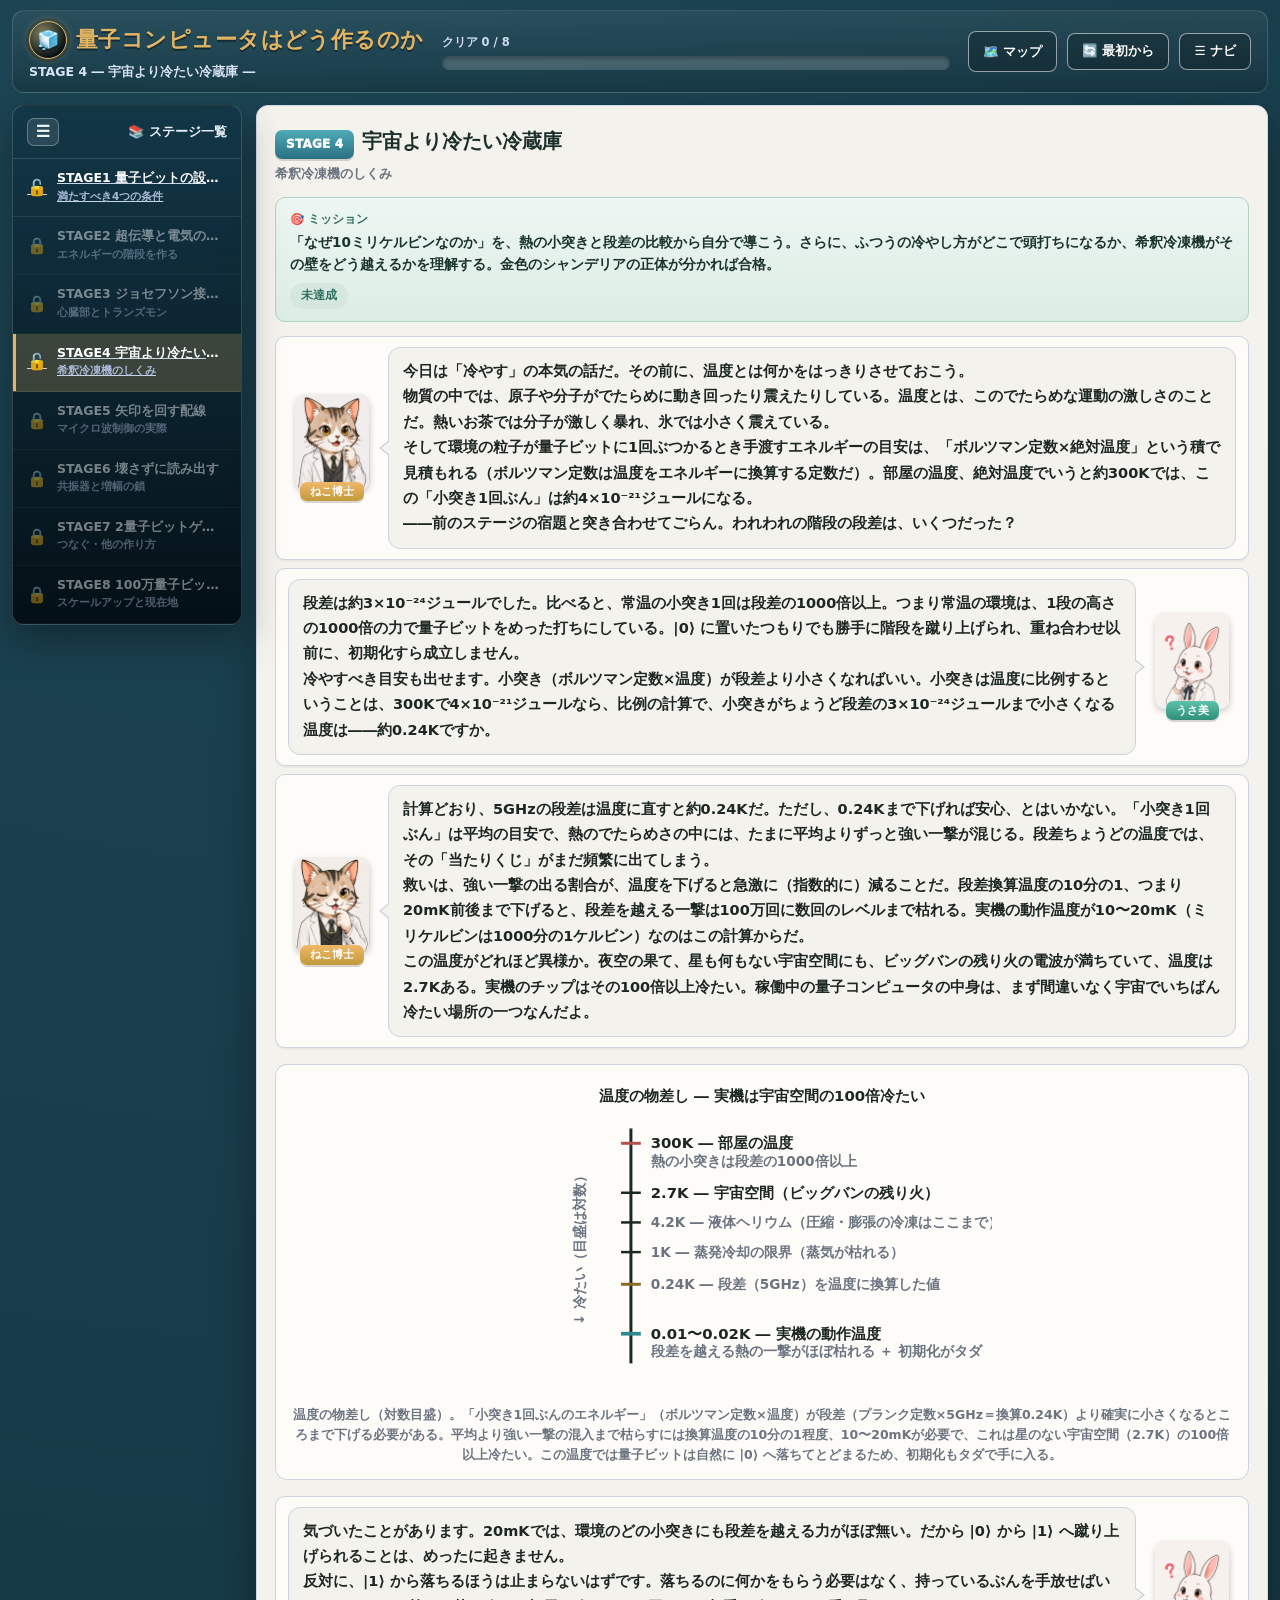
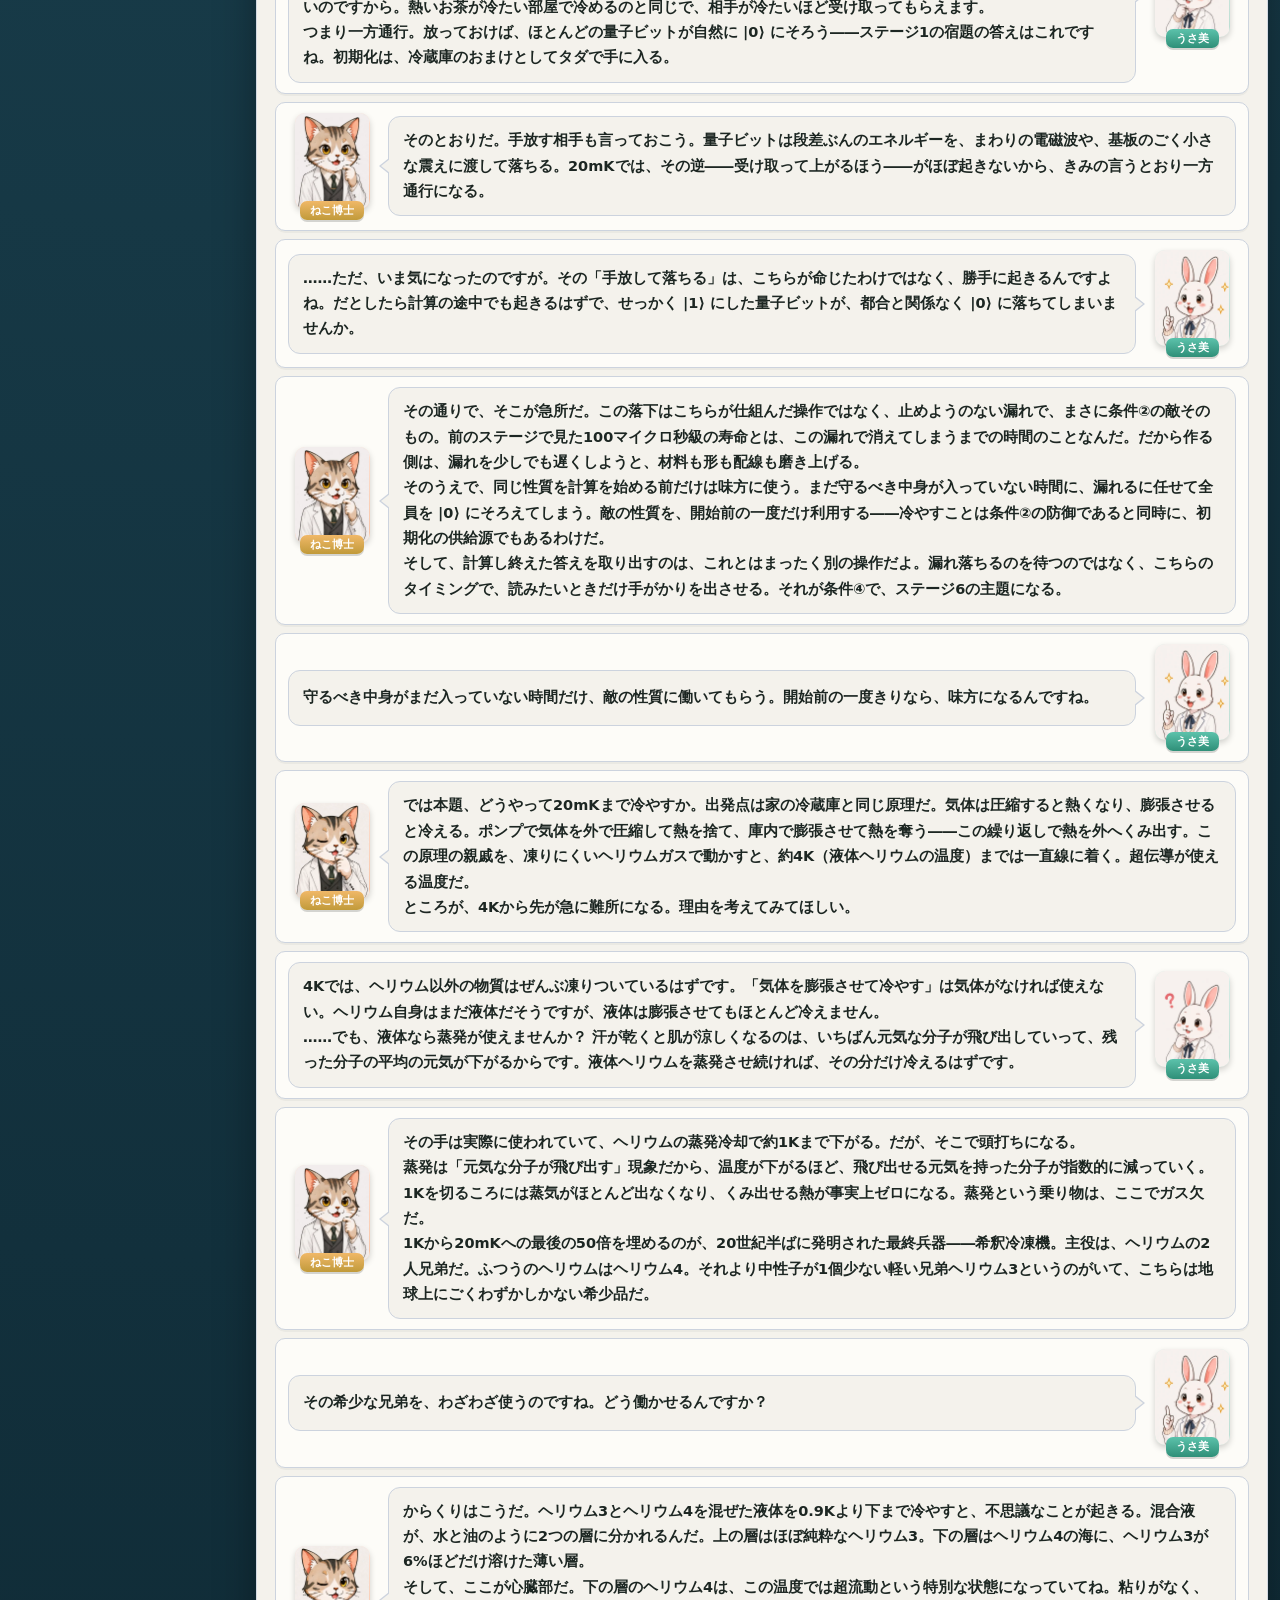
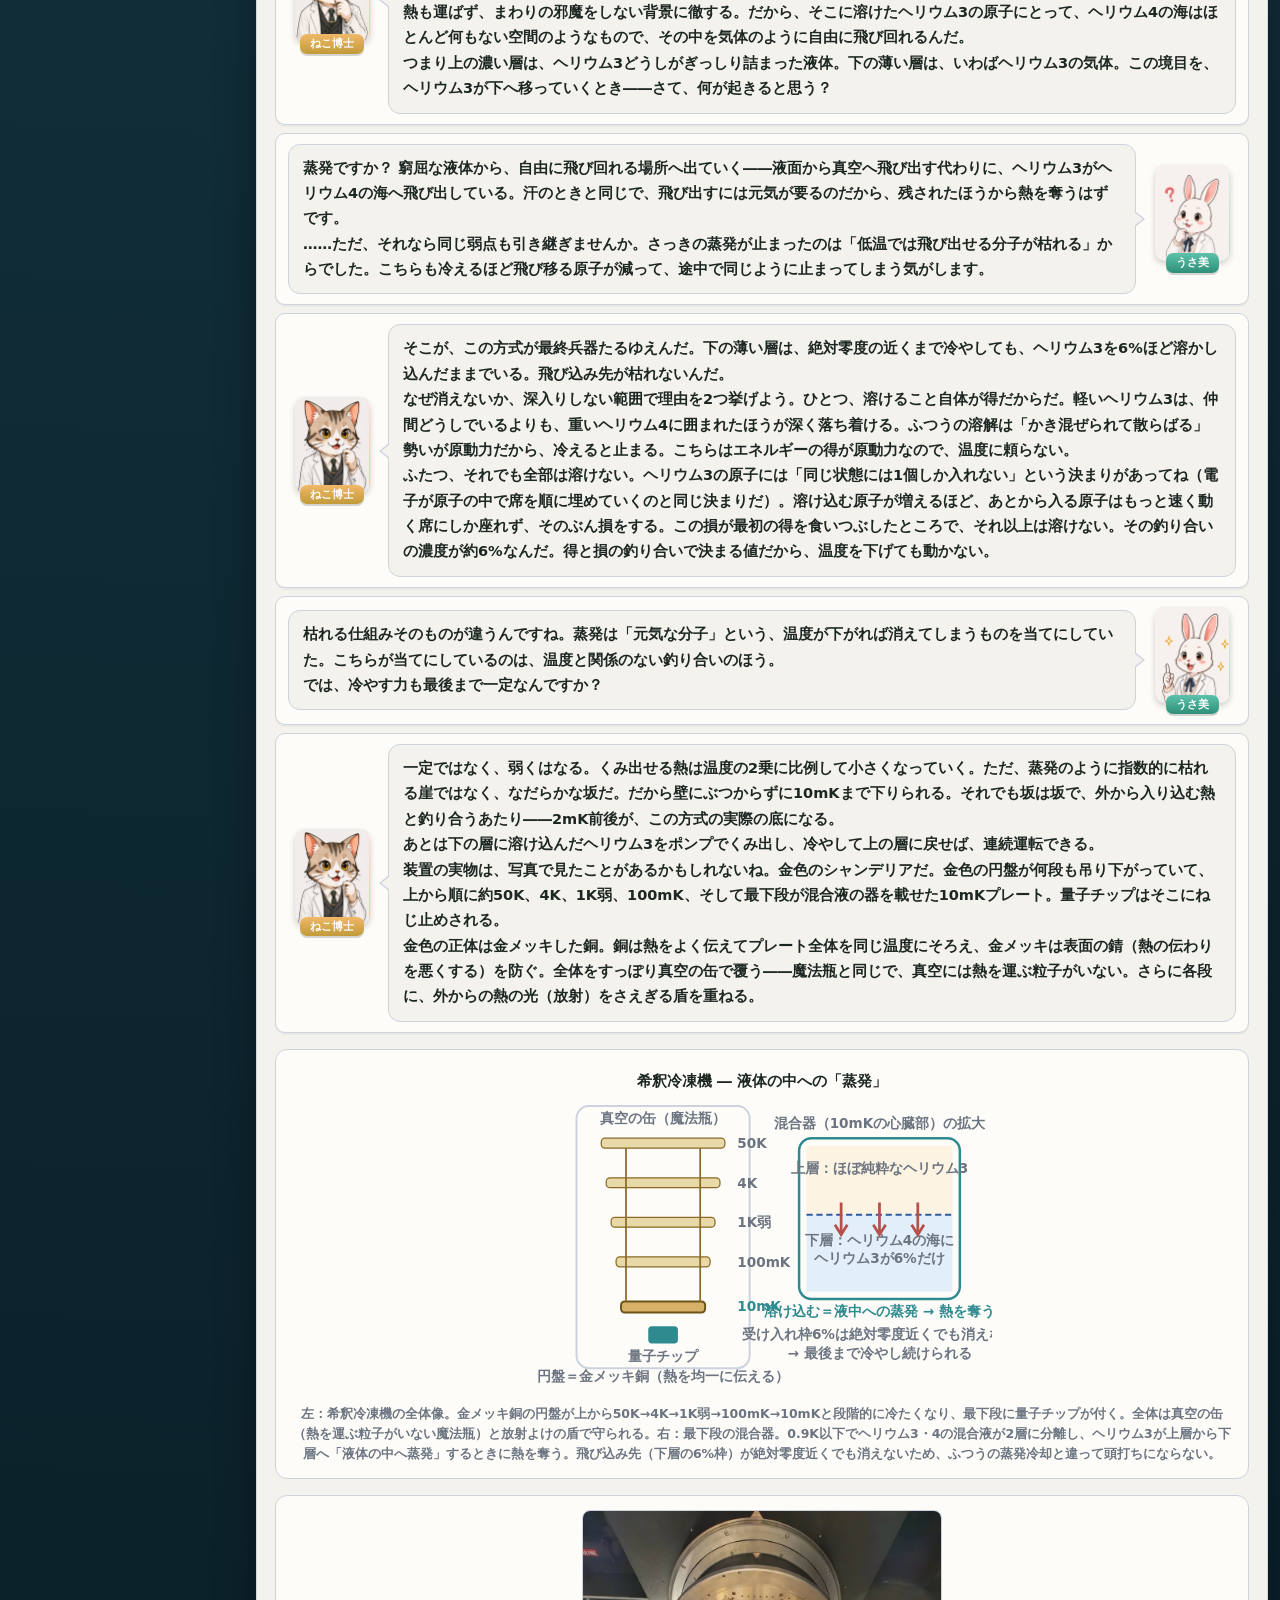
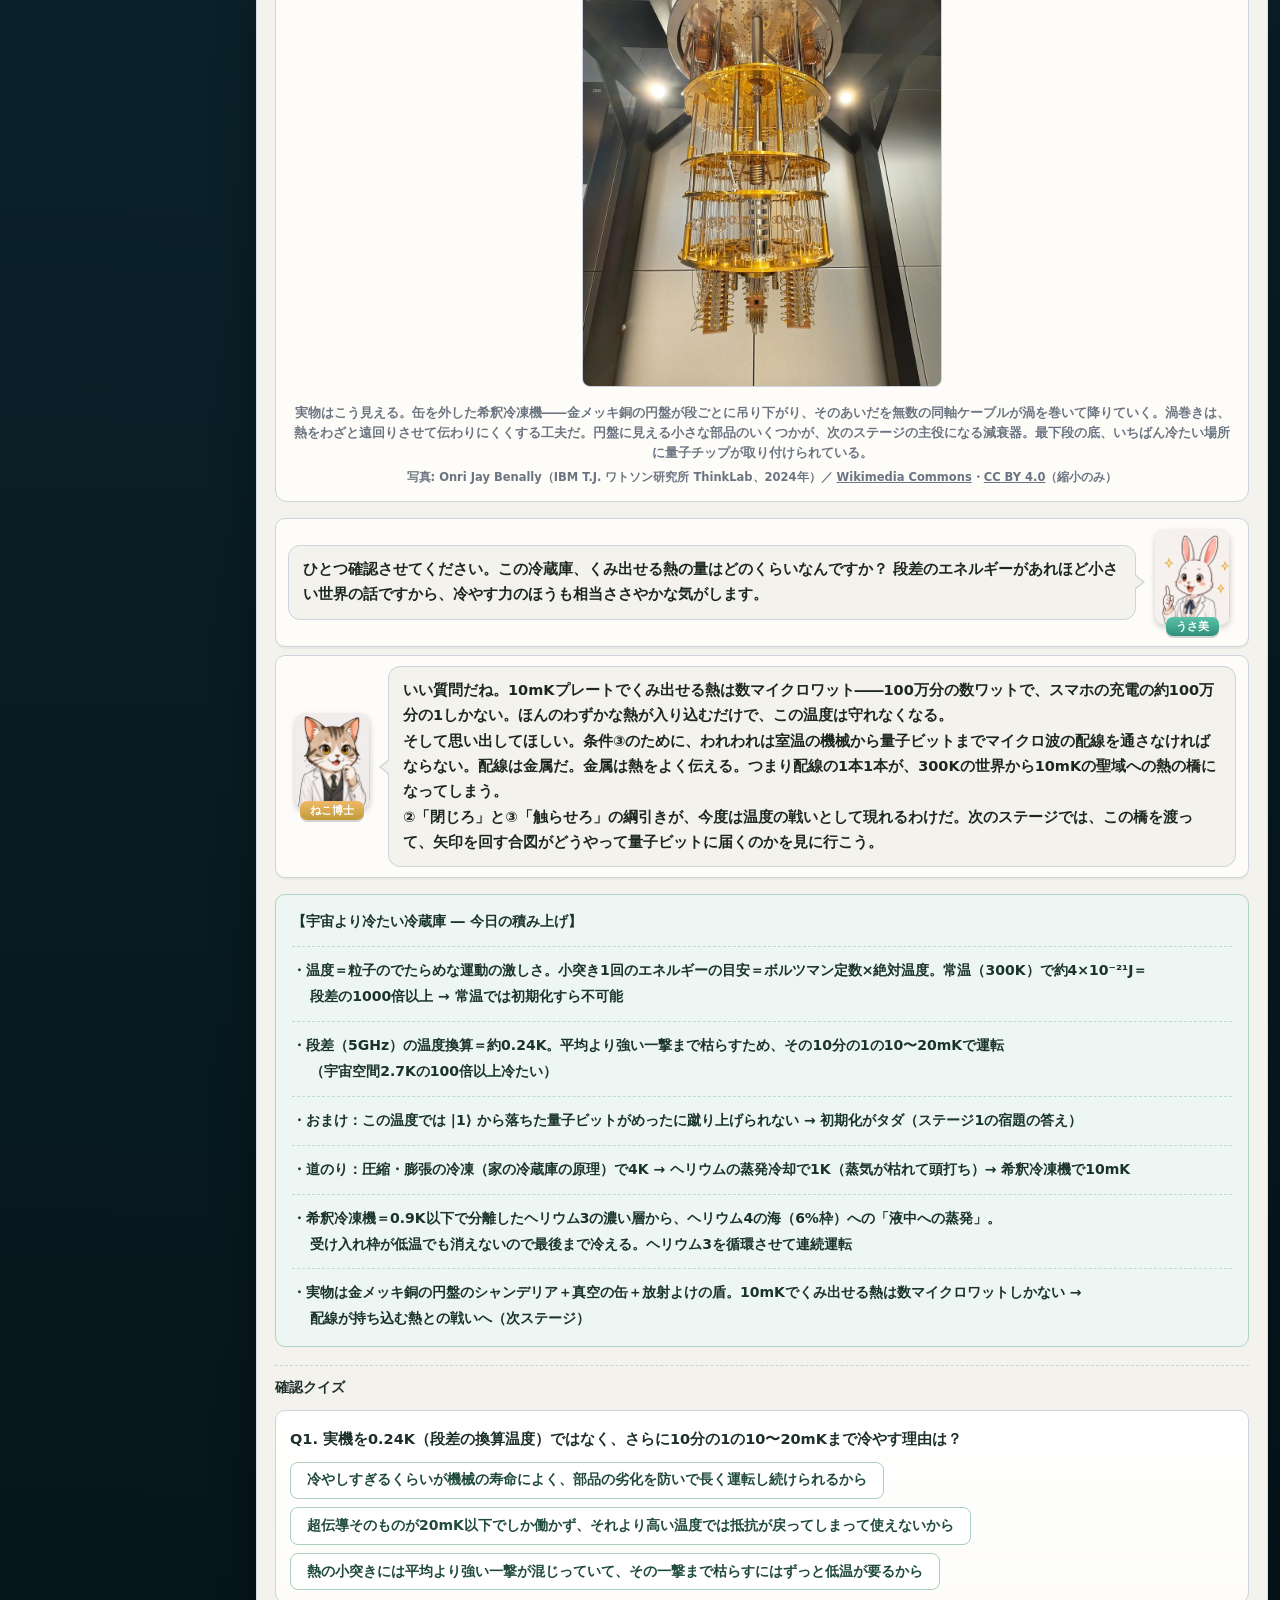
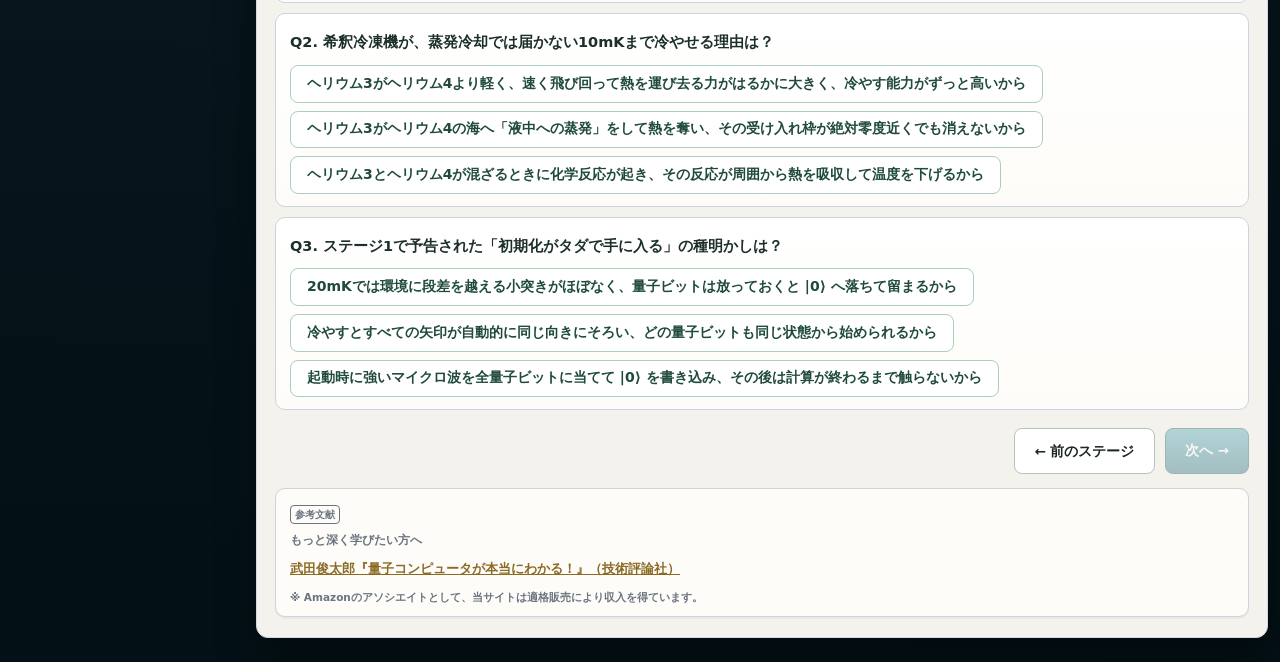
<file: stage4.html>
<!DOCTYPE html>
<html lang="ja">
<head>
<meta charset="UTF-8">
<meta name="viewport" content="width=device-width, initial-scale=1.0">
<meta name="theme-color" content="#12303c">
<!-- Google tag (gtag.js) -->
<script async src="https://www.googletagmanager.com/gtag/js?id=G-9RTQCP2HXM"></script>
<script>
  window.dataLayer = window.dataLayer || [];
  function gtag(){dataLayer.push(arguments);}
  gtag('js', new Date());
  gtag('config', 'G-9RTQCP2HXM');
</script>
<title>STAGE4 宇宙より冷たい冷蔵庫 ― 量子コンピュータはどう作るのか</title>
<meta name="description" content="量子コンピュータはなぜ絶対零度近くの10ミリケルビンで動くのか。熱の小突き（kT）とエネルギーの段差（hf）の比較から必要な温度を自分で導き、蒸発冷却の限界と、ヘリウム3がヘリウム4の中へ「蒸発」する希釈冷凍機のからくり、金色のシャンデリアの正体までを解き明かす。">
<link rel="canonical" href="https://quantum-mechanics.habatakijuku.com/quantum-hardware/stage4">
<meta property="og:type" content="article">
<meta property="og:site_name" content="量子コンピュータはどう作るのか">
<meta property="og:locale" content="ja_JP">
<meta property="og:title" content="STAGE4 宇宙より冷たい冷蔵庫 ― 量子コンピュータはどう作るのか">
<meta property="og:description" content="実機は宇宙空間の100倍冷たい。10ミリケルビンへの道のりと希釈冷凍機のからくり。">
<meta property="og:url" content="https://quantum-mechanics.habatakijuku.com/quantum-hardware/stage4">
<meta property="og:image" content="https://quantum-mechanics.habatakijuku.com/quantum-hardware/images/ogp.png">
<meta property="og:image:width" content="1200">
<meta property="og:image:height" content="630">
<meta name="twitter:card" content="summary_large_image">
<link rel="icon" type="image/png" href="images/favicon.png">
<link rel="stylesheet" href="design-system.css">
<style>
  .qh-svg .label{fill:var(--muted);font-size:11px;font-weight:700}
  .qh-svg .strong{fill:var(--ink);font-size:12px;font-weight:900}
  .qh-svg .accent{fill:#2f8a8f;font-size:11px;font-weight:900}
</style>
</head>
<body>
<div class="app-shell side-collapsed" id="app-shell">
  <header class="game-header">
    <div class="brand">
      <div class="brand-title"><a class="head-reset home-badge" href="index.html" title="トップへ" aria-label="トップへ">🧊</a> <span>量子コンピュータはどう作るのか</span></div>
      <div class="brand-sub">STAGE 4 ― 宇宙より冷たい冷蔵庫 ―</div>
    </div>
    <div class="head-progress-wrap">
      <div class="head-progress-label" id="progress-label">クリア 0 / 8</div>
      <div class="head-progress" role="progressbar" aria-label="クリア済みステージ数" aria-valuemin="0" aria-valuemax="8" aria-valuenow="0"><div class="head-progress-fill" id="progress-fill" style="width:0%"></div></div>
    </div>
    <div class="header-actions">
      <a class="head-reset" href="https://quantum-mechanics.habatakijuku.com/" title="量子力学、冒険の書（シリーズマップ）へ">🗺️ マップ</a>
      <button class="head-reset" id="btn-reset-all">🔄 最初から</button>
      <button class="head-reset" id="head-nav-toggle" title="ステージ一覧の表示切替">☰ ナビ</button>
    </div>
  </header>

  <div class="game-layout">
    <div class="side-backdrop" id="side-backdrop"></div>
    <aside class="side-panel">
      <div class="side-head">
        <button class="side-toggle" id="sidebar-toggle" title="ステージ一覧の表示切替" aria-label="ステージ一覧の表示切替">☰</button>
        <span class="side-head-text">📚 ステージ一覧</span>
      </div>
      <div class="side-list" id="side-list"></div>
    </aside>

    <main class="main-area">
      <div class="chapter-head">
        <span class="chapter-badge">STAGE 4</span><h1 class="chapter-title">宇宙より冷たい冷蔵庫</h1>
        <div class="chapter-sub">希釈冷凍機のしくみ</div>
      </div>

      <div class="mission-box">
        <div class="mission-label">🎯 ミッション</div>
        <div class="mission-text">「なぜ10ミリケルビンなのか」を、熱の小突きと段差の比較から自分で導こう。さらに、ふつうの冷やし方がどこで頭打ちになるか、希釈冷凍機がその壁をどう越えるかを理解する。金色のシャンデリアの正体が分かれば合格。</div>
        <span class="mission-status" id="mission-status">未達成</span>
      </div>

      <div class="dialogue-scene">
        <div class="dialog-row">
          <div class="dialog-character">
            <div class="dialog-avatar mentor"><img src="images/cat.webp" width="300" height="386" alt=""></div>
            <div class="dialog-name mentor">ねこ博士</div>
          </div>
          <div class="dialog-bubble">今日は「冷やす」の本気の話だ。その前に、<strong>温度とは何か</strong>をはっきりさせておこう。<br>物質の中では、原子や分子がでたらめに動き回ったり震えたりしている。<strong>温度とは、このでたらめな運動の激しさ</strong>のことだ。熱いお茶では分子が激しく暴れ、氷では小さく震えている。<br>そして環境の粒子が量子ビットに1回ぶつかるとき手渡すエネルギーの目安は、<strong>「ボルツマン定数×絶対温度」</strong>という積で見積もれる（ボルツマン定数は温度をエネルギーに換算する定数だ）。部屋の温度、絶対温度でいうと約300Kでは、この「小突き1回ぶん」は約4×10⁻²¹ジュールになる。<br>――前のステージの宿題と突き合わせてごらん。われわれの階段の段差は、いくつだった？</div>
        </div>
        <div class="dialog-row right">
          <div class="dialog-character">
            <div class="dialog-avatar student"><img src="images/rabbitThink.webp" width="300" height="386" alt=""></div>
            <div class="dialog-name student">うさ美</div>
          </div>
          <div class="dialog-bubble">段差は約3×10⁻²⁴ジュールでした。比べると、常温の小突き1回は段差の<strong>1000倍以上</strong>。つまり常温の環境は、1段の高さの1000倍の力で量子ビットをめった打ちにしている。|0⟩ に置いたつもりでも勝手に階段を蹴り上げられ、重ね合わせ以前に、<strong>初期化すら成立しません</strong>。<br>冷やすべき目安も出せます。小突き（ボルツマン定数×温度）が段差より小さくなればいい。小突きは温度に比例するということは、300Kで4×10⁻²¹ジュールなら、比例の計算で、小突きがちょうど段差の3×10⁻²⁴ジュールまで小さくなる温度は――約<strong>0.24K</strong>ですか。</div>
        </div>
        <div class="dialog-row">
          <div class="dialog-character">
            <div class="dialog-avatar mentor"><img src="images/catThink.webp" width="300" height="386" alt=""></div>
            <div class="dialog-name mentor">ねこ博士</div>
          </div>
          <div class="dialog-bubble">計算どおり、5GHzの段差は温度に直すと約0.24Kだ。ただし、0.24Kまで下げれば安心、とはいかない。「小突き1回ぶん」は<strong>平均の目安</strong>で、熱のでたらめさの中には、たまに平均よりずっと強い一撃が混じる。段差ちょうどの温度では、その「当たりくじ」がまだ頻繁に出てしまう。<br>救いは、強い一撃の出る割合が、温度を下げると<strong>急激に（指数的に）減る</strong>ことだ。段差換算温度の10分の1、つまり<strong>20mK前後</strong>まで下げると、段差を越える一撃は100万回に数回のレベルまで枯れる。実機の動作温度が<strong>10〜20mK</strong>（ミリケルビンは1000分の1ケルビン）なのはこの計算からだ。<br>この温度がどれほど異様か。夜空の果て、星も何もない宇宙空間にも、ビッグバンの残り火の電波が満ちていて、温度は<strong>2.7K</strong>ある。実機のチップはその<strong>100倍以上冷たい</strong>。稼働中の量子コンピュータの中身は、まず間違いなく<strong>宇宙でいちばん冷たい場所の一つ</strong>なんだよ。</div>
        </div>
      </div>

      <div class="diagram-box">
        <svg class="qh-svg" viewBox="0 0 372 250" width="100%" role="img" aria-label="温度の物差し。対数目盛で、部屋の温度300K、宇宙空間2.7K、液体ヘリウム4K、蒸発冷却の限界1K、段差の換算温度0.24K、実機の動作温度10〜20mKを並べた図。常温の熱の小突きは段差の1000倍以上ある">
          <text class="strong" x="186" y="18" text-anchor="middle">温度の物差し ― 実機は宇宙空間の100倍冷たい</text>
          <!-- 温度計軸 -->
          <line x1="80" y1="40" x2="80" y2="230" stroke="var(--ink)" stroke-width="2.4"/>
          <!-- 目盛 -->
          <g>
            <line x1="72" y1="52" x2="88" y2="52" stroke="#b5504a" stroke-width="2.4"/>
            <text class="strong" x="96" y="56" text-anchor="start" fill="#b5504a">300K ― 部屋の温度</text>
            <text class="label" x="96" y="70" text-anchor="start">熱の小突きは段差の1000倍以上</text>
            <line x1="72" y1="92" x2="88" y2="92" stroke="var(--ink)" stroke-width="2"/>
            <text class="strong" x="96" y="96" text-anchor="start">2.7K ― 宇宙空間（ビッグバンの残り火）</text>
            <line x1="72" y1="116" x2="88" y2="116" stroke="var(--ink)" stroke-width="2"/>
            <text class="label" x="96" y="120" text-anchor="start">4.2K ― 液体ヘリウム（圧縮・膨張の冷凍はここまで）</text>
            <line x1="72" y1="140" x2="88" y2="140" stroke="var(--ink)" stroke-width="2"/>
            <text class="label" x="96" y="144" text-anchor="start">1K ― 蒸発冷却の限界（蒸気が枯れる）</text>
            <line x1="72" y1="166" x2="88" y2="166" stroke="#8a6a24" stroke-width="2.4"/>
            <text class="label" x="96" y="170" text-anchor="start">0.24K ― 段差（5GHz）を温度に換算した値</text>
            <line x1="72" y1="206" x2="88" y2="206" stroke="#2f8a8f" stroke-width="3"/>
            <text class="strong" x="96" y="210" text-anchor="start" fill="#2f8a8f">0.01〜0.02K ― 実機の動作温度</text>
            <text class="label" x="96" y="224" text-anchor="start">段差を越える熱の一撃がほぼ枯れる ＋ 初期化がタダ</text>
          </g>
          <text class="label" x="42" y="136" text-anchor="middle" transform="rotate(-90 42 136)">↓ 冷たい（目盛は対数）</text>
        </svg>
        <div class="diagram-caption">温度の物差し（対数目盛）。「小突き1回ぶんのエネルギー」（ボルツマン定数×温度）が段差（プランク定数×5GHz＝換算0.24K）より確実に小さくなるところまで下げる必要がある。平均より強い一撃の混入まで枯らすには換算温度の10分の1程度、<strong>10〜20mK</strong>が必要で、これは星のない宇宙空間（2.7K）の100倍以上冷たい。この温度では量子ビットは自然に |0⟩ へ落ちてとどまるため、<strong>初期化もタダで手に入る</strong>。</div>
      </div>

      <div class="dialogue-scene">
        <div class="dialog-row right">
          <div class="dialog-character">
            <div class="dialog-avatar student"><img src="images/rabbitThink.webp" width="300" height="386" alt=""></div>
            <div class="dialog-name student">うさ美</div>
          </div>
          <div class="dialog-bubble">気づいたことがあります。20mKでは、環境のどの小突きにも段差を越える力がほぼ無い。だから |0⟩ から |1⟩ へ<strong>蹴り上げられることは、めったに起きません</strong>。<br>反対に、|1⟩ から落ちるほうは止まらないはずです。落ちるのに何かをもらう必要はなく、持っているぶんを<strong>手放せばいい</strong>のですから。熱いお茶が冷たい部屋で冷めるのと同じで、相手が冷たいほど受け取ってもらえます。<br>つまり<strong>一方通行</strong>。放っておけば、ほとんどの量子ビットが自然に |0⟩ にそろう――ステージ1の宿題の答えはこれですね。<strong>初期化は、冷蔵庫のおまけとしてタダで手に入る</strong>。</div>
        </div>
        <div class="dialog-row">
          <div class="dialog-character">
            <div class="dialog-avatar mentor"><img src="images/cat.webp" width="300" height="386" alt=""></div>
            <div class="dialog-name mentor">ねこ博士</div>
          </div>
          <div class="dialog-bubble">そのとおりだ。手放す相手も言っておこう。量子ビットは段差ぶんのエネルギーを、<strong>まわりの電磁波や、基板のごく小さな震え</strong>に渡して落ちる。20mKでは、その逆――受け取って上がるほう――がほぼ起きないから、きみの言うとおり一方通行になる。</div>
        </div>
        <div class="dialog-row right">
          <div class="dialog-character">
            <div class="dialog-avatar student"><img src="images/rabbit.webp" width="300" height="386" alt=""></div>
            <div class="dialog-name student">うさ美</div>
          </div>
          <div class="dialog-bubble">……ただ、いま気になったのですが。その「手放して落ちる」は、こちらが命じたわけではなく、勝手に起きるんですよね。だとしたら計算の途中でも起きるはずで、せっかく |1⟩ にした量子ビットが、都合と関係なく |0⟩ に落ちてしまいませんか。</div>
        </div>
        <div class="dialog-row">
          <div class="dialog-character">
            <div class="dialog-avatar mentor"><img src="images/cat.webp" width="300" height="386" alt=""></div>
            <div class="dialog-name mentor">ねこ博士</div>
          </div>
          <div class="dialog-bubble">その通りで、そこが急所だ。この落下は<strong>こちらが仕組んだ操作ではなく、止めようのない漏れ</strong>で、まさに条件②の敵そのもの。前のステージで見た<strong>100マイクロ秒級の寿命</strong>とは、この漏れで消えてしまうまでの時間のことなんだ。だから作る側は、漏れを少しでも遅くしようと、材料も形も配線も磨き上げる。<br>そのうえで、同じ性質を<strong>計算を始める前だけ</strong>は味方に使う。まだ守るべき中身が入っていない時間に、漏れるに任せて全員を |0⟩ にそろえてしまう。敵の性質を、開始前の一度だけ利用する――冷やすことは条件②の防御であると同時に、初期化の供給源でもあるわけだ。<br>そして、計算し終えた答えを<strong>取り出す</strong>のは、これとはまったく別の操作だよ。漏れ落ちるのを待つのではなく、こちらのタイミングで、読みたいときだけ手がかりを出させる。それが条件④で、ステージ6の主題になる。</div>
        </div>
        <div class="dialog-row right">
          <div class="dialog-character">
            <div class="dialog-avatar student"><img src="images/rabbit.webp" width="300" height="386" alt=""></div>
            <div class="dialog-name student">うさ美</div>
          </div>
          <div class="dialog-bubble">守るべき中身がまだ入っていない時間だけ、敵の性質に働いてもらう。開始前の一度きりなら、味方になるんですね。</div>
        </div>
        <div class="dialog-row">
          <div class="dialog-character">
            <div class="dialog-avatar mentor"><img src="images/catThink.webp" width="300" height="386" alt=""></div>
            <div class="dialog-name mentor">ねこ博士</div>
          </div>
          <div class="dialog-bubble">では本題、<strong>どうやって20mKまで冷やすか</strong>。出発点は家の冷蔵庫と同じ原理だ。気体は<strong>圧縮すると熱くなり、膨張させると冷える</strong>。ポンプで気体を外で圧縮して熱を捨て、庫内で膨張させて熱を奪う――この繰り返しで熱を外へくみ出す。この原理の親戚を、凍りにくいヘリウムガスで動かすと、<strong>約4K</strong>（液体ヘリウムの温度）までは一直線に着く。超伝導が使える温度だ。<br>ところが、4Kから先が急に難所になる。理由を考えてみてほしい。</div>
        </div>
        <div class="dialog-row right">
          <div class="dialog-character">
            <div class="dialog-avatar student"><img src="images/rabbitThink.webp" width="300" height="386" alt=""></div>
            <div class="dialog-name student">うさ美</div>
          </div>
          <div class="dialog-bubble">4Kでは、ヘリウム以外の物質はぜんぶ凍りついているはずです。「気体を膨張させて冷やす」は<strong>気体がなければ使えない</strong>。ヘリウム自身はまだ液体だそうですが、液体は膨張させてもほとんど冷えません。<br>……でも、液体なら<strong>蒸発</strong>が使えませんか？ 汗が乾くと肌が涼しくなるのは、いちばん元気な分子が飛び出していって、残った分子の平均の元気が下がるからです。液体ヘリウムを蒸発させ続ければ、その分だけ冷えるはずです。</div>
        </div>
        <div class="dialog-row">
          <div class="dialog-character">
            <div class="dialog-avatar mentor"><img src="images/cat.webp" width="300" height="386" alt=""></div>
            <div class="dialog-name mentor">ねこ博士</div>
          </div>
          <div class="dialog-bubble">その手は実際に使われていて、ヘリウムの蒸発冷却で<strong>約1K</strong>まで下がる。だが、そこで頭打ちになる。<br>蒸発は「元気な分子が飛び出す」現象だから、温度が下がるほど、飛び出せる元気を持った分子が<strong>指数的に減っていく</strong>。1Kを切るころには蒸気がほとんど出なくなり、くみ出せる熱が事実上ゼロになる。蒸発という乗り物は、ここでガス欠だ。<br>1Kから20mKへの<strong>最後の50倍</strong>を埋めるのが、20世紀半ばに発明された最終兵器――<strong>希釈冷凍機</strong>。主役は、ヘリウムの2人兄弟だ。ふつうのヘリウムは<strong>ヘリウム4</strong>。それより中性子が1個少ない軽い兄弟<strong>ヘリウム3</strong>というのがいて、こちらは地球上にごくわずかしかない希少品だ。</div>
        </div>
        <div class="dialog-row right">
          <div class="dialog-character">
            <div class="dialog-avatar student"><img src="images/rabbit.webp" width="300" height="386" alt=""></div>
            <div class="dialog-name student">うさ美</div>
          </div>
          <div class="dialog-bubble">その希少な兄弟を、わざわざ使うのですね。どう働かせるんですか？</div>
        </div>
        <div class="dialog-row">
          <div class="dialog-character">
            <div class="dialog-avatar mentor"><img src="images/catThink.webp" width="300" height="386" alt=""></div>
            <div class="dialog-name mentor">ねこ博士</div>
          </div>
          <div class="dialog-bubble">からくりはこうだ。ヘリウム3とヘリウム4を混ぜた液体を0.9Kより下まで冷やすと、不思議なことが起きる。混合液が、水と油のように<strong>2つの層に分かれる</strong>んだ。上の層はほぼ純粋なヘリウム3。下の層はヘリウム4の海に、ヘリウム3が<strong>6%ほどだけ溶けた</strong>薄い層。<br>そして、ここが心臓部だ。下の層のヘリウム4は、この温度では<strong>超流動</strong>という特別な状態になっていてね。粘りがなく、熱も運ばず、まわりの邪魔をしない背景に徹する。だから、そこに溶けたヘリウム3の原子にとって、ヘリウム4の海は<strong>ほとんど何もない空間</strong>のようなもので、その中を気体のように自由に飛び回れるんだ。<br>つまり上の濃い層は、ヘリウム3どうしがぎっしり詰まった<strong>液体</strong>。下の薄い層は、いわば<strong>ヘリウム3の気体</strong>。この境目を、ヘリウム3が下へ移っていくとき――さて、何が起きると思う？</div>
        </div>
        <div class="dialog-row right">
          <div class="dialog-character">
            <div class="dialog-avatar student"><img src="images/rabbitThink.webp" width="300" height="386" alt=""></div>
            <div class="dialog-name student">うさ美</div>
          </div>
          <div class="dialog-bubble"><strong>蒸発</strong>ですか？ 窮屈な液体から、自由に飛び回れる場所へ出ていく――液面から真空へ飛び出す代わりに、ヘリウム3が<strong>ヘリウム4の海へ飛び出している</strong>。汗のときと同じで、飛び出すには元気が要るのだから、残されたほうから熱を奪うはずです。<br>……ただ、それなら同じ弱点も引き継ぎませんか。さっきの蒸発が止まったのは「低温では飛び出せる分子が枯れる」からでした。こちらも冷えるほど飛び移る原子が減って、途中で同じように止まってしまう気がします。</div>
        </div>
        <div class="dialog-row">
          <div class="dialog-character">
            <div class="dialog-avatar mentor"><img src="images/cat.webp" width="300" height="386" alt=""></div>
            <div class="dialog-name mentor">ねこ博士</div>
          </div>
          <div class="dialog-bubble">そこが、この方式が最終兵器たるゆえんだ。下の薄い層は、絶対零度の近くまで冷やしても、ヘリウム3を<strong>6%ほど溶かし込んだまま</strong>でいる。飛び込み先が枯れないんだ。<br>なぜ消えないか、深入りしない範囲で理由を2つ挙げよう。ひとつ、<strong>溶けること自体が得</strong>だからだ。軽いヘリウム3は、仲間どうしでいるよりも、重いヘリウム4に囲まれたほうが深く落ち着ける。ふつうの溶解は「かき混ぜられて散らばる」勢いが原動力だから、冷えると止まる。こちらはエネルギーの得が原動力なので、温度に頼らない。<br>ふたつ、<strong>それでも全部は溶けない</strong>。ヘリウム3の原子には「同じ状態には1個しか入れない」という決まりがあってね（電子が原子の中で席を順に埋めていくのと同じ決まりだ）。溶け込む原子が増えるほど、あとから入る原子は<strong>もっと速く動く席</strong>にしか座れず、そのぶん損をする。この損が最初の得を食いつぶしたところで、それ以上は溶けない。その釣り合いの濃度が約6%なんだ。<strong>得と損の釣り合いで決まる値だから、温度を下げても動かない</strong>。</div>
        </div>
        <div class="dialog-row right">
          <div class="dialog-character">
            <div class="dialog-avatar student"><img src="images/rabbit.webp" width="300" height="386" alt=""></div>
            <div class="dialog-name student">うさ美</div>
          </div>
          <div class="dialog-bubble">枯れる仕組みそのものが違うんですね。蒸発は「元気な分子」という、温度が下がれば消えてしまうものを当てにしていた。こちらが当てにしているのは、温度と関係のない釣り合いのほう。<br>では、冷やす力も最後まで一定なんですか？</div>
        </div>
        <div class="dialog-row">
          <div class="dialog-character">
            <div class="dialog-avatar mentor"><img src="images/cat.webp" width="300" height="386" alt=""></div>
            <div class="dialog-name mentor">ねこ博士</div>
          </div>
          <div class="dialog-bubble">一定ではなく、弱くはなる。くみ出せる熱は<strong>温度の2乗に比例して</strong>小さくなっていく。ただ、蒸発のように指数的に枯れる崖ではなく、なだらかな坂だ。だから壁にぶつからずに10mKまで下りられる。それでも坂は坂で、外から入り込む熱と釣り合うあたり――2mK前後が、この方式の実際の底になる。<br>あとは下の層に溶け込んだヘリウム3をポンプでくみ出し、冷やして上の層に戻せば、<strong>連続運転</strong>できる。<br>装置の実物は、写真で見たことがあるかもしれないね。<strong>金色のシャンデリア</strong>だ。金色の円盤が何段も吊り下がっていて、上から順に約50K、4K、1K弱、100mK、そして最下段が混合液の器を載せた<strong>10mKプレート</strong>。量子チップはそこにねじ止めされる。<br>金色の正体は<strong>金メッキした銅</strong>。銅は熱をよく伝えてプレート全体を同じ温度にそろえ、金メッキは表面の錆（熱の伝わりを悪くする）を防ぐ。全体をすっぽり真空の缶で覆う――魔法瓶と同じで、<strong>真空には熱を運ぶ粒子がいない</strong>。さらに各段に、外からの熱の光（放射）をさえぎる盾を重ねる。</div>
        </div>
      </div>


      <div class="diagram-box">
        <svg class="qh-svg" viewBox="0 0 372 262" width="100%" role="img" aria-label="希釈冷凍機の模式図。左は金色のシャンデリア構造で、上から50K、4K、1K弱、100mK、10mKの円盤が吊り下がり、最下段に量子チップが付く。右は混合器の拡大図で、ほぼ純粋なヘリウム3の上層から、ヘリウム4にヘリウム3が6%溶けた下層へ、ヘリウム3原子が「蒸発」して熱を奪う">
          <text class="strong" x="186" y="18" text-anchor="middle">希釈冷凍機 ― 液体の中への「蒸発」</text>
          <!-- シャンデリア -->
          <rect x="36" y="34" width="140" height="212" rx="10" fill="none" stroke="var(--line)" stroke-width="1.6"/>
          <text class="label" x="106" y="48" text-anchor="middle">真空の缶（魔法瓶）</text>
          <g>
            <rect x="56" y="60" width="100" height="8" rx="3" fill="#e8d9a8" stroke="#8a6a24"/>
            <text class="label" x="166" y="68" text-anchor="start">50K</text>
            <rect x="60" y="92" width="92" height="8" rx="3" fill="#e8d9a8" stroke="#8a6a24"/>
            <text class="label" x="166" y="100" text-anchor="start">4K</text>
            <rect x="64" y="124" width="84" height="8" rx="3" fill="#e8d9a8" stroke="#8a6a24"/>
            <text class="label" x="166" y="132" text-anchor="start">1K弱</text>
            <rect x="68" y="156" width="76" height="8" rx="3" fill="#e8d9a8" stroke="#8a6a24"/>
            <text class="label" x="166" y="164" text-anchor="start">100mK</text>
            <rect x="72" y="192" width="68" height="9" rx="3" fill="#d8b169" stroke="#6d5518" stroke-width="1.6"/>
            <text class="accent" x="166" y="200" text-anchor="start" fill="#8a6a24">10mK</text>
            <line x1="76" y1="68" x2="76" y2="192" stroke="#8a6a24" stroke-width="1.4"/>
            <line x1="136" y1="68" x2="136" y2="192" stroke="#8a6a24" stroke-width="1.4"/>
            <rect x="94" y="212" width="24" height="14" rx="3" fill="#2f8a8f"/>
            <text class="label" x="106" y="240" text-anchor="middle">量子チップ</text>
          </g>
          <text class="label" x="106" y="256" text-anchor="middle">円盤＝金メッキ銅（熱を均一に伝える）</text>
          <!-- 混合器拡大 -->
          <rect x="216" y="60" width="130" height="130" rx="10" fill="var(--paper2)" stroke="#2f8a8f" stroke-width="2"/>
          <text class="label" x="281" y="52" text-anchor="middle">混合器（10mKの心臓部）の拡大</text>
          <rect x="222" y="66" width="118" height="56" fill="#fdf3e3"/>
          <rect x="222" y="122" width="118" height="62" fill="#e2eef8"/>
          <line x1="222" y1="122" x2="340" y2="122" stroke="#2f5a9e" stroke-width="1.6" stroke-dasharray="5 3"/>
          <text class="label" x="281" y="88" text-anchor="middle">上層：ほぼ純粋なヘリウム3</text>
          <text class="label" x="281" y="146" text-anchor="middle">下層：ヘリウム4の海に</text>
          <text class="label" x="281" y="161" text-anchor="middle">ヘリウム3が6%だけ</text>
          <!-- 蒸発矢印 -->
          <path d="M 250 112 L 250 136 M 281 112 L 281 136 M 312 112 L 312 136" stroke="#b5504a" stroke-width="2.2" fill="none"/>
          <path d="M 245 130 L 250 138 L 255 130 M 276 130 L 281 138 L 286 130 M 307 130 L 312 138 L 317 130" stroke="#b5504a" stroke-width="2.2" fill="none"/>
          <text class="accent" x="281" y="204" text-anchor="middle" fill="#b5504a">溶け込む＝液中への蒸発 → 熱を奪う</text>
          <text class="label" x="281" y="222" text-anchor="middle">受け入れ枠6%は絶対零度近くでも消えない</text>
          <text class="label" x="281" y="238" text-anchor="middle">→ 最後まで冷やし続けられる</text>
        </svg>
        <div class="diagram-caption">左：希釈冷凍機の全体像。金メッキ銅の円盤が上から50K→4K→1K弱→100mK→<strong>10mK</strong>と段階的に冷たくなり、最下段に量子チップが付く。全体は真空の缶（熱を運ぶ粒子がいない魔法瓶）と放射よけの盾で守られる。右：最下段の混合器。0.9K以下でヘリウム3・4の混合液が2層に分離し、ヘリウム3が上層から下層へ<strong>「液体の中へ蒸発」</strong>するときに熱を奪う。飛び込み先（下層の6%枠）が絶対零度近くでも消えないため、ふつうの蒸発冷却と違って頭打ちにならない。</div>
      </div>

      <div class="diagram-box photo-box">
        <img src="images/dilution-fridge.webp" width="904" height="1200" loading="lazy" alt="真空の缶を外した希釈冷凍機の実物。金メッキした銅の円盤が何段も吊り下がり、円盤のあいだを無数の細い同軸ケーブルが渦を巻いて降りている。最下段の底に量子チップが取り付けられている。">
        <div class="diagram-caption">実物はこう見える。缶を外した希釈冷凍機――金メッキ銅の円盤が段ごとに吊り下がり、そのあいだを無数の同軸ケーブルが渦を巻いて降りていく。渦巻きは、熱をわざと遠回りさせて伝わりにくくする工夫だ。円盤に見える小さな部品のいくつかが、次のステージの主役になる減衰器。最下段の底、いちばん冷たい場所に量子チップが取り付けられている。</div>
        <div class="photo-credit">写真: Onri Jay Benally（IBM T.J. ワトソン研究所 ThinkLab、2024年）／ <a href="https://commons.wikimedia.org/wiki/File:IBM_Quantum_System_One.jpg" target="_blank" rel="noopener">Wikimedia Commons</a>・<a href="https://creativecommons.org/licenses/by/4.0/" target="_blank" rel="noopener">CC BY 4.0</a>（縮小のみ）</div>
      </div>

      <div class="dialogue-scene">
        <div class="dialog-row right">
          <div class="dialog-character">
            <div class="dialog-avatar student"><img src="images/rabbit.webp" width="300" height="386" alt=""></div>
            <div class="dialog-name student">うさ美</div>
          </div>
          <div class="dialog-bubble">ひとつ確認させてください。この冷蔵庫、<strong>くみ出せる熱の量</strong>はどのくらいなんですか？ 段差のエネルギーがあれほど小さい世界の話ですから、冷やす力のほうも相当ささやかな気がします。</div>
        </div>
        <div class="dialog-row">
          <div class="dialog-character">
            <div class="dialog-avatar mentor"><img src="images/cat.webp" width="300" height="386" alt=""></div>
            <div class="dialog-name mentor">ねこ博士</div>
          </div>
          <div class="dialog-bubble">いい質問だね。10mKプレートでくみ出せる熱は<strong>数マイクロワット</strong>――100万分の数ワットで、スマホの充電の約100万分の1しかない。ほんのわずかな熱が入り込むだけで、この温度は守れなくなる。<br>そして思い出してほしい。条件③のために、われわれは<strong>室温の機械から量子ビットまでマイクロ波の配線を通さなければならない</strong>。配線は金属だ。金属は熱をよく伝える。つまり配線の1本1本が、300Kの世界から10mKの聖域への<strong>熱の橋</strong>になってしまう。<br>②「閉じろ」と③「触らせろ」の綱引きが、今度は温度の戦いとして現れるわけだ。次のステージでは、この橋を渡って、矢印を回す合図がどうやって量子ビットに届くのかを見に行こう。</div>
        </div>
      </div>

      <div class="formula-box">
        <span class="step">【宇宙より冷たい冷蔵庫 ― 今日の積み上げ】</span>
        <span class="step">・<strong>温度</strong>＝粒子のでたらめな運動の激しさ。小突き1回のエネルギーの目安＝<span class="nw">ボルツマン定数×絶対温度</span>。常温（300K）で約4×10⁻²¹J＝<strong>段差の1000倍以上</strong> → 常温では初期化すら不可能</span>
        <span class="step">・段差（5GHz）の温度換算＝約0.24K。平均より強い一撃まで枯らすため、その10分の1の<strong>10〜20mK</strong>で運転（宇宙空間2.7Kの100倍以上冷たい）</span>
        <span class="step">・おまけ：この温度では |1⟩ から落ちた量子ビットがめったに蹴り上げられない → <strong>初期化がタダ</strong>（ステージ1の宿題の答え）</span>
        <span class="step">・道のり：圧縮・膨張の冷凍（家の冷蔵庫の原理）で4K → ヘリウムの蒸発冷却で1K（蒸気が枯れて頭打ち）→ <strong>希釈冷凍機</strong>で10mK</span>
        <span class="step">・希釈冷凍機＝0.9K以下で分離したヘリウム3の濃い層から、ヘリウム4の海（6%枠）への<strong>「液中への蒸発」</strong>。受け入れ枠が低温でも消えないので最後まで冷える。ヘリウム3を循環させて連続運転</span>
        <span class="step">・実物は<strong>金メッキ銅の円盤のシャンデリア</strong>＋真空の缶＋放射よけの盾。10mKでくみ出せる熱は<span class="nw">数マイクロワット</span>しかない → 配線が持ち込む熱との戦いへ（次ステージ）</span>
      </div>

      <h2 class="quiz-head">確認クイズ</h2>
      <div class="quiz-card" data-quiz>
        <p class="quiz-q">Q1. 実機を0.24K（段差の換算温度）ではなく、さらに10分の1の10〜20mKまで冷やす理由は？</p>
        <div class="choice-list">
          <button class="choice-btn">冷やしすぎるくらいが機械の寿命によく、部品の劣化を防いで長く運転し続けられるから</button>
          <button class="choice-btn">超伝導そのものが20mK以下でしか働かず、それより高い温度では抵抗が戻ってしまって使えないから</button>
          <button class="choice-btn">熱の小突きには平均より強い一撃が混じっていて、その一撃まで枯らすにはずっと低温が要るから</button>
        </div>
        <div class="quiz-explain" hidden>正解！ ボルツマン定数×温度はあくまで「平均の目安」で、熱のでたらめさの中にはたまに強い一撃が混じる。強い一撃の割合は温度を下げると指数的に減るので、換算温度の10分の1まで下げれば段差を越える一撃は100万回に数回のレベルまで枯れる。なお超伝導自体はもっと高い温度（アルミで約1K）から働いている。</div>
      </div>

      <div class="quiz-card" data-quiz>
        <p class="quiz-q">Q2. 希釈冷凍機が、蒸発冷却では届かない10mKまで冷やせる理由は？</p>
        <div class="choice-list">
          <button class="choice-btn">ヘリウム3がヘリウム4より軽く、速く飛び回って熱を運び去る力がはるかに大きく、冷やす能力がずっと高いから</button>
          <button class="choice-btn">ヘリウム3がヘリウム4の海へ「液中への蒸発」をして熱を奪い、その受け入れ枠が絶対零度近くでも消えないから</button>
          <button class="choice-btn">ヘリウム3とヘリウム4が混ざるときに化学反応が起き、その反応が周囲から熱を吸収して温度を下げるから</button>
        </div>
        <div class="quiz-explain" hidden>正解！ ふつうの蒸発冷却は「飛び出せる元気な分子」が低温で指数的に枯れて1K付近で頭打ちになる。希釈冷凍機では、ヘリウム3が真空の代わりにヘリウム4の液の中へ「蒸発」する。下層の6%の受け入れ枠は絶対零度に近づいても消えないため、冷やす力が最後まで残る。</div>
      </div>

      <div class="quiz-card" data-quiz>
        <p class="quiz-q">Q3. ステージ1で予告された「初期化がタダで手に入る」の種明かしは？</p>
        <div class="choice-list">
          <button class="choice-btn">20mKでは環境に段差を越える小突きがほぼなく、量子ビットは放っておくと |0⟩ へ落ちて留まるから</button>
          <button class="choice-btn">冷やすとすべての矢印が自動的に同じ向きにそろい、どの量子ビットも同じ状態から始められるから</button>
          <button class="choice-btn">起動時に強いマイクロ波を全量子ビットに当てて |0⟩ を書き込み、その後は計算が終わるまで触らないから</button>
        </div>
        <div class="quiz-explain" hidden>正解！ |1⟩ にいる量子ビットは、段差ぶんのエネルギーをまわりに手放して |0⟩ へ落ちる（もらう必要がないので、冷たくても進む）。常温ならすぐ蹴り上げられて元に戻ってしまうが、20mKの環境には段差を越える力の小突きがほぼ存在しないので、落ちたらほぼ落ちたまま。待つだけでほとんどの量子ビットが |0⟩ にそろう。</div>
      </div>

      <div class="stage-nav">
        <a class="btn" href="stage3.html">← 前のステージ</a>
        <button class="btn btn-primary" id="btn-next" disabled>次へ →</button>
      </div>

      <div id="book-recommend"></div>
    </main>
  </div>
</div>

<script src="js/progress.js"></script>
<script>QH.initStagePage(4);</script>
<script src="https://my.habatakijuku.com/sync.js" defer></script>
</body>
</html>
</file>
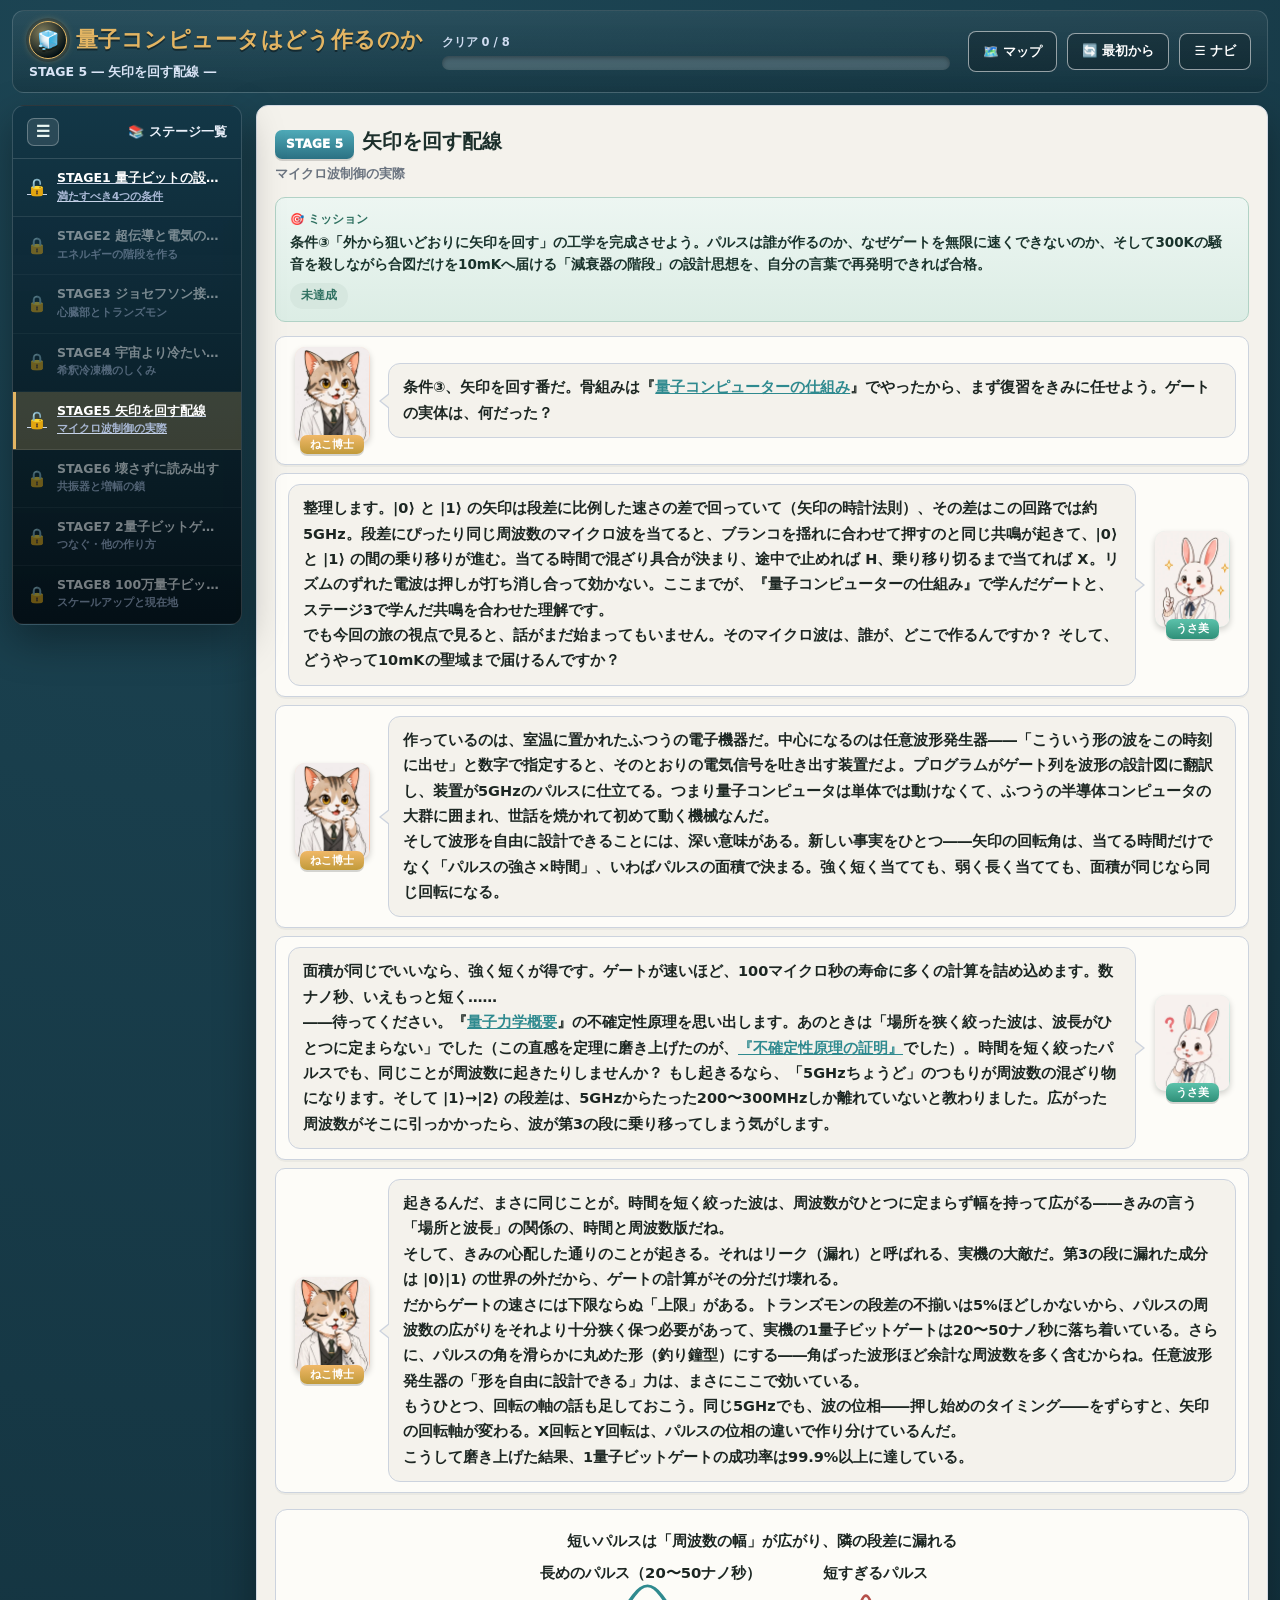
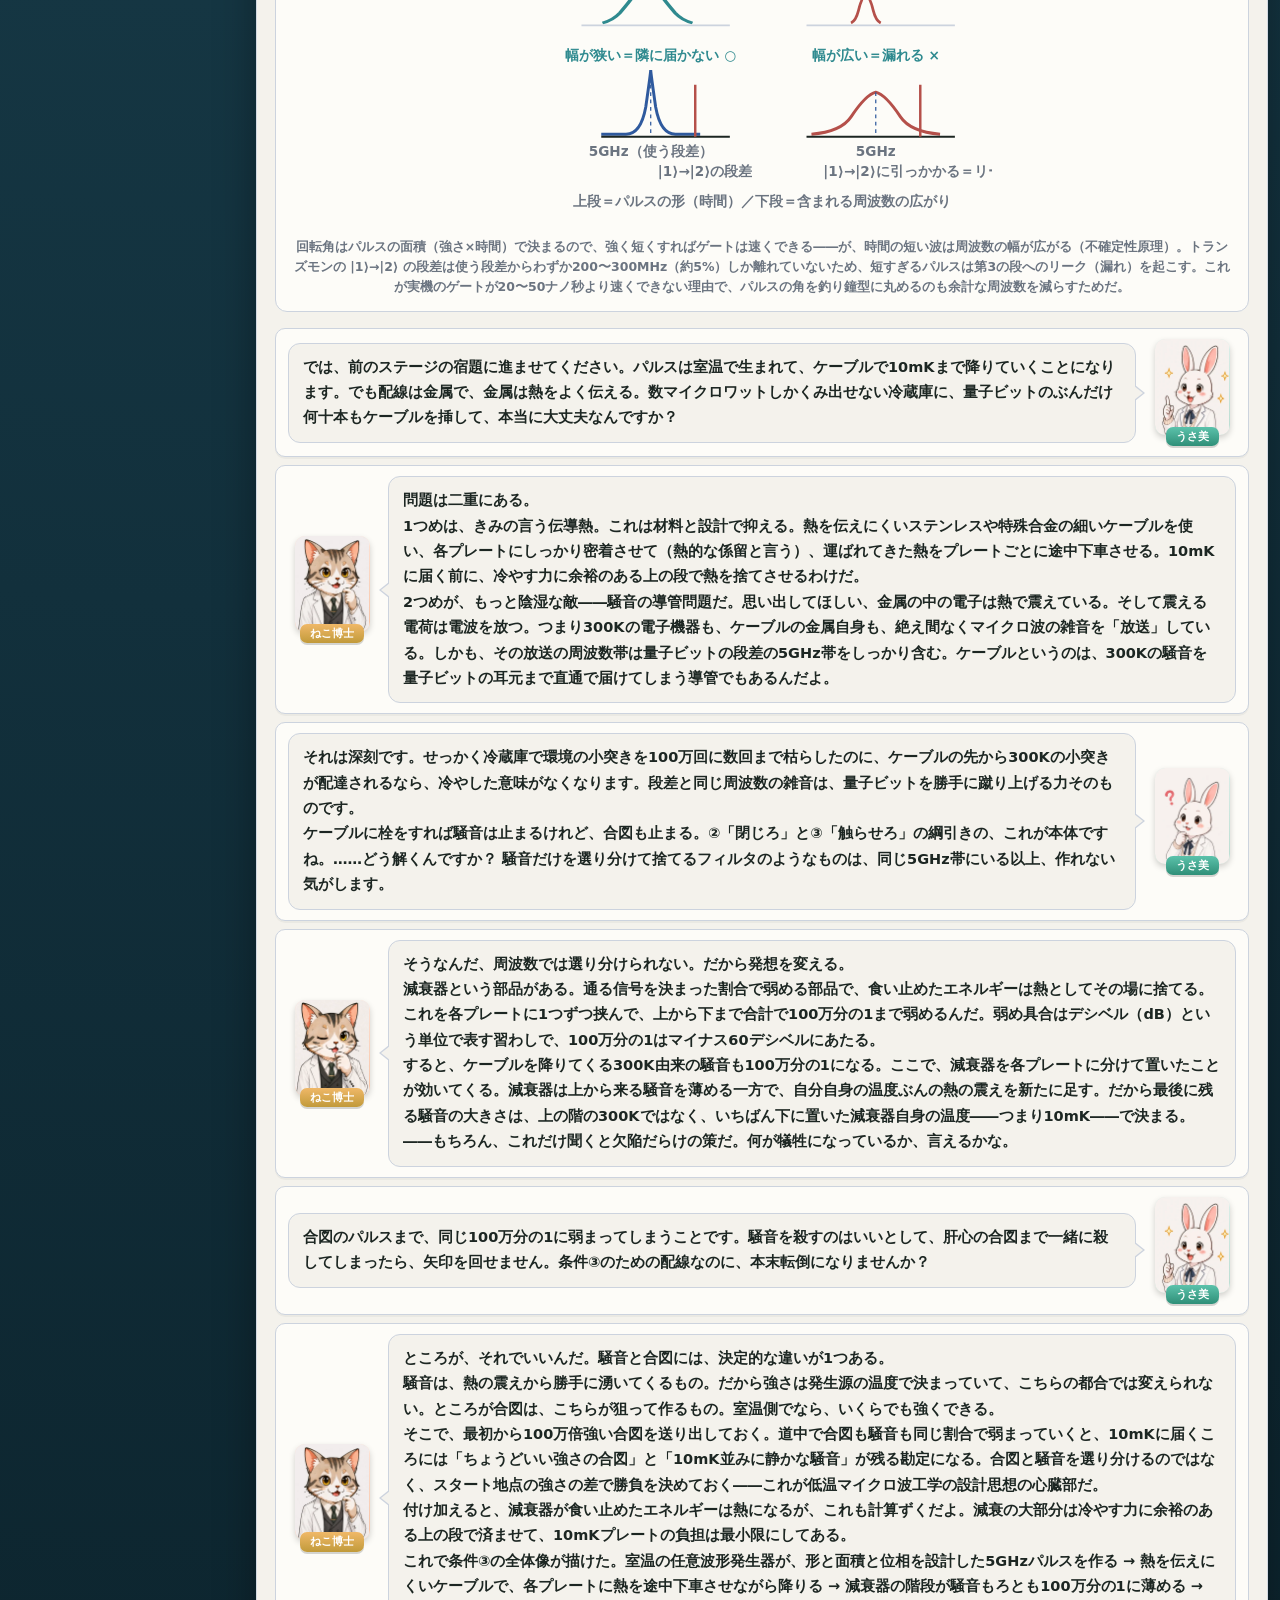
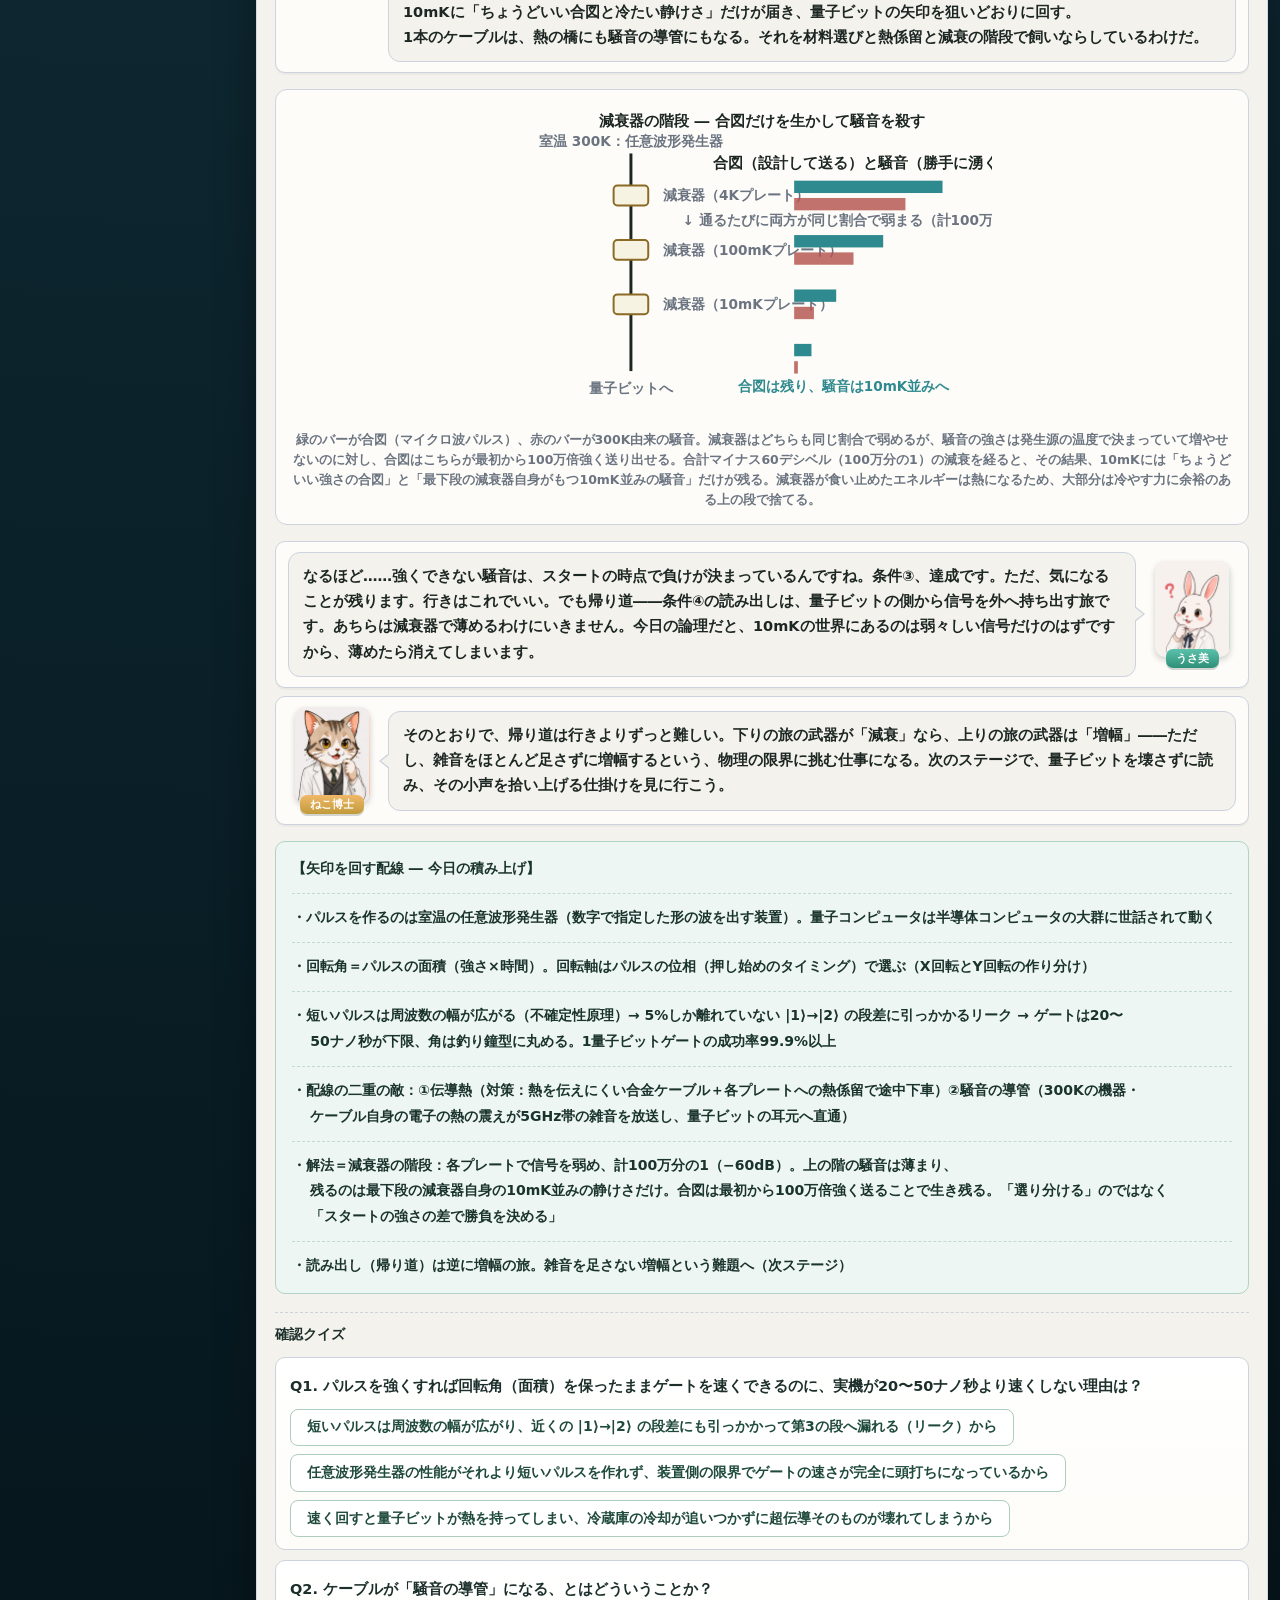
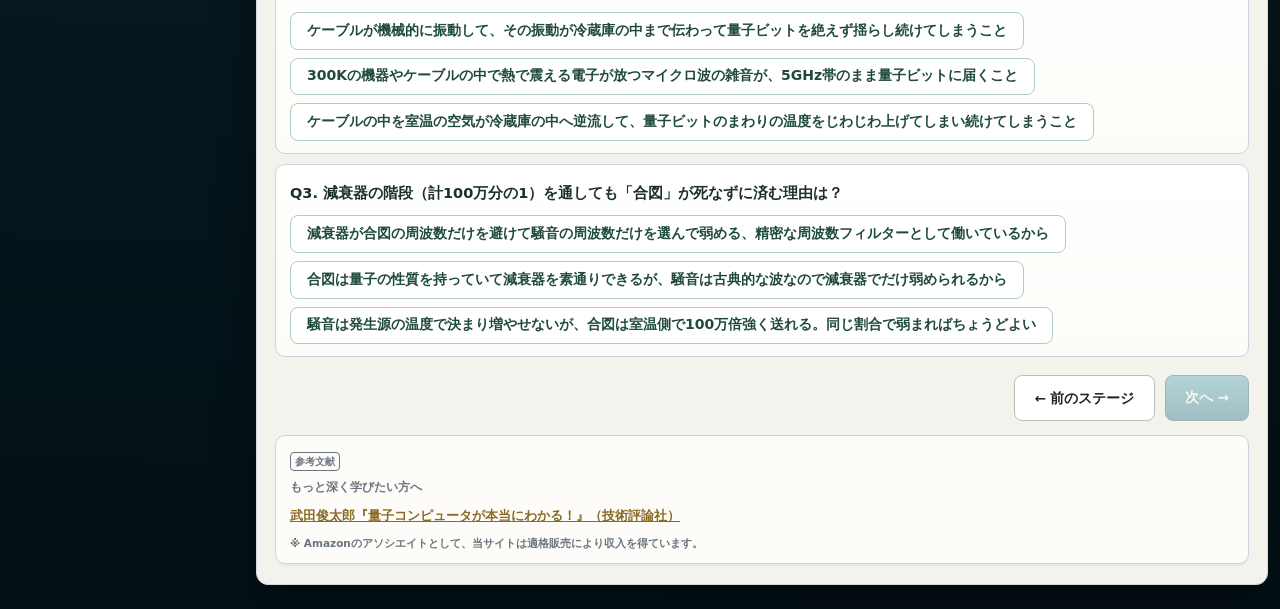
<file: stage5.html>
<!DOCTYPE html>
<html lang="ja">
<head>
<meta charset="UTF-8">
<meta name="viewport" content="width=device-width, initial-scale=1.0">
<meta name="theme-color" content="#12303c">
<!-- Google tag (gtag.js) -->
<script async src="https://www.googletagmanager.com/gtag/js?id=G-9RTQCP2HXM"></script>
<script>
  window.dataLayer = window.dataLayer || [];
  function gtag(){dataLayer.push(arguments);}
  gtag('js', new Date());
  gtag('config', 'G-9RTQCP2HXM');
</script>
<title>STAGE5 矢印を回す配線 ― 量子コンピュータはどう作るのか</title>
<meta name="description" content="量子ゲートの実体であるマイクロ波パルスは、誰がどこで作り、どうやって10ミリケルビンの聖域まで届くのか。パルスの面積＝回転角、短いパルスが第3の段に漏れる理由（周波数の幅）、300Kの熱雑音がケーブルを伝う問題と、減衰器の階段で「合図だけ生かして騒音を殺す」設計思想を導く。">
<link rel="canonical" href="https://quantum-mechanics.habatakijuku.com/quantum-hardware/stage5">
<meta property="og:type" content="article">
<meta property="og:site_name" content="量子コンピュータはどう作るのか">
<meta property="og:locale" content="ja_JP">
<meta property="og:title" content="STAGE5 矢印を回す配線 ― 量子コンピュータはどう作るのか">
<meta property="og:description" content="ゲートの実体は室温で設計されたマイクロ波パルス。減衰器の階段が300Kの騒音を殺し、合図だけを10mKへ届ける。">
<meta property="og:url" content="https://quantum-mechanics.habatakijuku.com/quantum-hardware/stage5">
<meta property="og:image" content="https://quantum-mechanics.habatakijuku.com/quantum-hardware/images/ogp.png">
<meta property="og:image:width" content="1200">
<meta property="og:image:height" content="630">
<meta name="twitter:card" content="summary_large_image">
<link rel="icon" type="image/png" href="images/favicon.png">
<link rel="stylesheet" href="design-system.css">
<style>
  .qh-svg .label{fill:var(--muted);font-size:11px;font-weight:700}
  .qh-svg .strong{fill:var(--ink);font-size:12px;font-weight:900}
  .qh-svg .accent{fill:#2f8a8f;font-size:11px;font-weight:900}
</style>
</head>
<body>
<div class="app-shell side-collapsed" id="app-shell">
  <header class="game-header">
    <div class="brand">
      <div class="brand-title"><a class="head-reset home-badge" href="index.html" title="トップへ" aria-label="トップへ">🧊</a> <span>量子コンピュータはどう作るのか</span></div>
      <div class="brand-sub">STAGE 5 ― 矢印を回す配線 ―</div>
    </div>
    <div class="head-progress-wrap">
      <div class="head-progress-label" id="progress-label">クリア 0 / 8</div>
      <div class="head-progress" role="progressbar" aria-label="クリア済みステージ数" aria-valuemin="0" aria-valuemax="8" aria-valuenow="0"><div class="head-progress-fill" id="progress-fill" style="width:0%"></div></div>
    </div>
    <div class="header-actions">
      <a class="head-reset" href="https://quantum-mechanics.habatakijuku.com/" title="量子力学、冒険の書（シリーズマップ）へ">🗺️ マップ</a>
      <button class="head-reset" id="btn-reset-all">🔄 最初から</button>
      <button class="head-reset" id="head-nav-toggle" title="ステージ一覧の表示切替">☰ ナビ</button>
    </div>
  </header>

  <div class="game-layout">
    <div class="side-backdrop" id="side-backdrop"></div>
    <aside class="side-panel">
      <div class="side-head">
        <button class="side-toggle" id="sidebar-toggle" title="ステージ一覧の表示切替" aria-label="ステージ一覧の表示切替">☰</button>
        <span class="side-head-text">📚 ステージ一覧</span>
      </div>
      <div class="side-list" id="side-list"></div>
    </aside>

    <main class="main-area">
      <div class="chapter-head">
        <span class="chapter-badge">STAGE 5</span><h1 class="chapter-title">矢印を回す配線</h1>
        <div class="chapter-sub">マイクロ波制御の実際</div>
      </div>

      <div class="mission-box">
        <div class="mission-label">🎯 ミッション</div>
        <div class="mission-text">条件③「外から狙いどおりに矢印を回す」の工学を完成させよう。パルスは誰が作るのか、なぜゲートを無限に速くできないのか、そして300Kの騒音を殺しながら合図だけを10mKへ届ける「減衰器の階段」の設計思想を、自分の言葉で再発明できれば合格。</div>
        <span class="mission-status" id="mission-status">未達成</span>
      </div>

      <div class="dialogue-scene">
        <div class="dialog-row">
          <div class="dialog-character">
            <div class="dialog-avatar mentor"><img src="images/cat.webp" width="300" height="386" alt=""></div>
            <div class="dialog-name mentor">ねこ博士</div>
          </div>
          <div class="dialog-bubble">条件③、矢印を回す番だ。骨組みは『<a href="https://quantum-mechanics.habatakijuku.com/quantum-computer/" target="_blank" rel="noopener" style="color:#2f8a8f;text-decoration:underline">量子コンピューターの仕組み</a>』でやったから、まず復習をきみに任せよう。ゲートの実体は、何だった？</div>
        </div>
        <div class="dialog-row right">
          <div class="dialog-character">
            <div class="dialog-avatar student"><img src="images/rabbit.webp" width="300" height="386" alt=""></div>
            <div class="dialog-name student">うさ美</div>
          </div>
          <div class="dialog-bubble">整理します。|0⟩ と |1⟩ の矢印は段差に比例した速さの差で回っていて（矢印の時計法則）、その差はこの回路では約5GHz。<strong>段差にぴったり同じ周波数のマイクロ波</strong>を当てると、ブランコを揺れに合わせて押すのと同じ共鳴が起きて、|0⟩ と |1⟩ の間の乗り移りが進む。<strong>当てる時間で混ざり具合が決まり</strong>、途中で止めれば H、乗り移り切るまで当てれば X。リズムのずれた電波は押しが打ち消し合って効かない。ここまでが、『量子コンピューターの仕組み』で学んだゲートと、ステージ3で学んだ共鳴を合わせた理解です。<br>でも今回の旅の視点で見ると、話がまだ始まってもいません。<strong>そのマイクロ波は、誰が、どこで作るんですか？</strong> そして、どうやって10mKの聖域まで届けるんですか？</div>
        </div>
        <div class="dialog-row">
          <div class="dialog-character">
            <div class="dialog-avatar mentor"><img src="images/cat.webp" width="300" height="386" alt=""></div>
            <div class="dialog-name mentor">ねこ博士</div>
          </div>
          <div class="dialog-bubble">作っているのは、<strong>室温に置かれたふつうの電子機器</strong>だ。中心になるのは<strong>任意波形発生器</strong>――「こういう形の波をこの時刻に出せ」と数字で指定すると、そのとおりの電気信号を吐き出す装置だよ。プログラムがゲート列を波形の設計図に翻訳し、装置が5GHzのパルスに仕立てる。つまり量子コンピュータは単体では動けなくて、<strong>ふつうの半導体コンピュータの大群に囲まれ、世話を焼かれて</strong>初めて動く機械なんだ。<br>そして波形を自由に設計できることには、深い意味がある。新しい事実をひとつ――矢印の回転角は、当てる時間だけでなく<strong>「パルスの強さ×時間」、いわばパルスの面積</strong>で決まる。強く短く当てても、弱く長く当てても、面積が同じなら同じ回転になる。</div>
        </div>
        <div class="dialog-row right">
          <div class="dialog-character">
            <div class="dialog-avatar student"><img src="images/rabbitThink.webp" width="300" height="386" alt=""></div>
            <div class="dialog-name student">うさ美</div>
          </div>
          <div class="dialog-bubble">面積が同じでいいなら、<strong>強く短く</strong>が得です。ゲートが速いほど、100マイクロ秒の寿命に多くの計算を詰め込めます。数ナノ秒、いえもっと短く……<br>――待ってください。『<a href="https://quantum-mechanics.habatakijuku.com/general/" target="_blank" rel="noopener" style="color:#2f8a8f;text-decoration:underline">量子力学概要</a>』の<strong>不確定性原理</strong>を思い出します。あのときは「場所を狭く絞った波は、波長がひとつに定まらない」でした（この直感を定理に磨き上げたのが、<a href="https://quantum-mechanics.habatakijuku.com/kennard-inequality/" target="_blank" rel="noopener" style="color:#2f8a8f;text-decoration:underline">『不確定性原理の証明』</a>でした）。<strong>時間を短く絞ったパルスでも、同じことが周波数に起きたりしませんか？</strong> もし起きるなら、「5GHzちょうど」のつもりが周波数の混ざり物になります。そして |1⟩→|2⟩ の段差は、5GHzから<strong>たった200〜300MHzしか離れていない</strong>と教わりました。広がった周波数がそこに引っかかったら、波が第3の段に乗り移ってしまう気がします。</div>
        </div>
        <div class="dialog-row">
          <div class="dialog-character">
            <div class="dialog-avatar mentor"><img src="images/catThink.webp" width="300" height="386" alt=""></div>
            <div class="dialog-name mentor">ねこ博士</div>
          </div>
          <div class="dialog-bubble">起きるんだ、まさに同じことが。<strong>時間を短く絞った波は、周波数がひとつに定まらず幅を持って広がる</strong>――きみの言う「場所と波長」の関係の、時間と周波数版だね。<br>そして、きみの心配した通りのことが起きる。それは<strong>リーク（漏れ）</strong>と呼ばれる、実機の大敵だ。第3の段に漏れた成分は |0⟩|1⟩ の世界の外だから、ゲートの計算がその分だけ壊れる。<br>だからゲートの速さには下限ならぬ「上限」がある。トランズモンの段差の不揃いは5%ほどしかないから、パルスの周波数の広がりをそれより十分狭く保つ必要があって、実機の1量子ビットゲートは<strong>20〜50ナノ秒</strong>に落ち着いている。さらに、パルスの角を滑らかに丸めた形（釣り鐘型）にする――角ばった波形ほど余計な周波数を多く含むからね。任意波形発生器の「形を自由に設計できる」力は、まさにここで効いている。<br>もうひとつ、回転の<strong>軸</strong>の話も足しておこう。同じ5GHzでも、波の<strong>位相</strong>――押し始めのタイミング――をずらすと、矢印の回転軸が変わる。X回転とY回転は、パルスの位相の違いで作り分けているんだ。<br>こうして磨き上げた結果、1量子ビットゲートの成功率は<strong>99.9%以上</strong>に達している。</div>
        </div>
      </div>

      <div class="diagram-box">
        <svg class="qh-svg" viewBox="0 0 372 240" width="100%" role="img" aria-label="パルスの長さと周波数の広がりの関係。長いパルスは周波数の幅が狭く、5GHzの段差だけに効く。短いパルスは周波数の幅が広がり、200〜300MHz隣の第2の段差にも引っかかって漏れが起きる">
          <text class="strong" x="186" y="18" text-anchor="middle">短いパルスは「周波数の幅」が広がり、隣の段差に漏れる</text>
          <!-- 左: 長いパルス -->
          <text class="strong" x="96" y="44" text-anchor="middle">長めのパルス（20〜50ナノ秒）</text>
          <path d="M 30 80 q 6 -2 10 -8 q 5 -8 8 -14 q 4 -8 8 -8 q 4 0 8 8 q 3 6 8 14 q 4 6 10 8" stroke="#2f8a8f" stroke-width="2.2" fill="none" transform="translate(15,0) scale(1.4,1)"/>
          <line x1="40" y1="82" x2="160" y2="82" stroke="var(--line)" stroke-width="1.4"/>
          <!-- スペクトル -->
          <path d="M 56 170 L 76 170 Q 88 170 92 148 Q 96 120 96 118 Q 96 120 100 148 Q 104 170 116 170 L 136 170" stroke="#2f5a9e" stroke-width="2.4" fill="none"/>
          <line x1="56" y1="172" x2="160" y2="172" stroke="var(--ink)" stroke-width="1.6"/>
          <line x1="96" y1="118" x2="96" y2="172" stroke="#2f5a9e" stroke-width="1" stroke-dasharray="3 3"/>
          <line x1="132" y1="130" x2="132" y2="172" stroke="#b5504a" stroke-width="2"/>
          <text class="label" x="96" y="188" text-anchor="middle">5GHz（使う段差）</text>
          <text class="label" x="140" y="204" text-anchor="middle">|1⟩→|2⟩の段差</text>
          <text class="accent" x="96" y="110" text-anchor="middle">幅が狭い＝隣に届かない ○</text>
          <!-- 右: 短いパルス -->
          <text class="strong" x="278" y="44" text-anchor="middle">短すぎるパルス</text>
          <path d="M 258 80 q 4 -2 6 -10 q 3 -12 6 -12 q 3 0 6 12 q 2 8 6 10" stroke="#b5504a" stroke-width="2.2" fill="none"/>
          <line x1="222" y1="82" x2="342" y2="82" stroke="var(--line)" stroke-width="1.4"/>
          <path d="M 226 170 Q 250 168 258 156 Q 270 138 278 136 Q 286 138 298 156 Q 306 168 330 170" stroke="#b5504a" stroke-width="2.4" fill="none"/>
          <line x1="222" y1="172" x2="342" y2="172" stroke="var(--ink)" stroke-width="1.6"/>
          <line x1="278" y1="136" x2="278" y2="172" stroke="#2f5a9e" stroke-width="1" stroke-dasharray="3 3"/>
          <line x1="314" y1="130" x2="314" y2="172" stroke="#b5504a" stroke-width="2"/>
          <text class="label" x="278" y="188" text-anchor="middle">5GHz</text>
          <text class="label" x="320" y="204" text-anchor="middle">|1⟩→|2⟩に引っかかる＝リーク ×</text>
          <text class="accent" x="278" y="110" text-anchor="middle" fill="#b5504a">幅が広い＝漏れる ×</text>
          <text class="label" x="186" y="228" text-anchor="middle">上段＝パルスの形（時間）／下段＝含まれる周波数の広がり</text>
        </svg>
        <div class="diagram-caption">回転角はパルスの面積（強さ×時間）で決まるので、強く短くすればゲートは速くできる――が、時間の短い波は<strong>周波数の幅</strong>が広がる（不確定性原理）。トランズモンの |1⟩→|2⟩ の段差は使う段差からわずか200〜300MHz（約5%）しか離れていないため、短すぎるパルスは第3の段への<strong>リーク（漏れ）</strong>を起こす。これが実機のゲートが20〜50ナノ秒より速くできない理由で、パルスの角を釣り鐘型に丸めるのも余計な周波数を減らすためだ。</div>
      </div>

      <div class="dialogue-scene">
        <div class="dialog-row right">
          <div class="dialog-character">
            <div class="dialog-avatar student"><img src="images/rabbit.webp" width="300" height="386" alt=""></div>
            <div class="dialog-name student">うさ美</div>
          </div>
          <div class="dialog-bubble">では、前のステージの宿題に進ませてください。パルスは室温で生まれて、<strong>ケーブルで10mKまで降りていく</strong>ことになります。でも配線は金属で、金属は熱をよく伝える。数マイクロワットしかくみ出せない冷蔵庫に、量子ビットのぶんだけ何十本もケーブルを挿して、本当に大丈夫なんですか？</div>
        </div>
        <div class="dialog-row">
          <div class="dialog-character">
            <div class="dialog-avatar mentor"><img src="images/cat.webp" width="300" height="386" alt=""></div>
            <div class="dialog-name mentor">ねこ博士</div>
          </div>
          <div class="dialog-bubble">問題は二重にある。<br>1つめは、きみの言う<strong>伝導熱</strong>。これは材料と設計で抑える。熱を伝えにくいステンレスや特殊合金の細いケーブルを使い、各プレートにしっかり密着させて（熱的な係留と言う）、運ばれてきた熱をプレートごとに途中下車させる。10mKに届く前に、冷やす力に余裕のある上の段で熱を捨てさせるわけだ。<br>2つめが、もっと陰湿な敵――<strong>騒音の導管</strong>問題だ。思い出してほしい、金属の中の電子は熱で震えている。そして震える電荷は<strong>電波を放つ</strong>。つまり300Kの電子機器も、ケーブルの金属自身も、絶え間なくマイクロ波の雑音を「放送」している。しかも、その放送の周波数帯は<strong>量子ビットの段差の5GHz帯をしっかり含む</strong>。ケーブルというのは、300Kの騒音を量子ビットの耳元まで直通で届けてしまう導管でもあるんだよ。</div>
        </div>
        <div class="dialog-row right">
          <div class="dialog-character">
            <div class="dialog-avatar student"><img src="images/rabbitThink.webp" width="300" height="386" alt=""></div>
            <div class="dialog-name student">うさ美</div>
          </div>
          <div class="dialog-bubble">それは深刻です。せっかく冷蔵庫で環境の小突きを100万回に数回まで枯らしたのに、ケーブルの先から<strong>300Kの小突きが配達される</strong>なら、冷やした意味がなくなります。段差と同じ周波数の雑音は、量子ビットを勝手に蹴り上げる力そのものです。<br>ケーブルに栓をすれば騒音は止まるけれど、合図も止まる。②「閉じろ」と③「触らせろ」の綱引きの、これが本体ですね。……どう解くんですか？ 騒音だけを選り分けて捨てるフィルタのようなものは、同じ5GHz帯にいる以上、作れない気がします。</div>
        </div>
        <div class="dialog-row">
          <div class="dialog-character">
            <div class="dialog-avatar mentor"><img src="images/catThink.webp" width="300" height="386" alt=""></div>
            <div class="dialog-name mentor">ねこ博士</div>
          </div>
          <div class="dialog-bubble">そうなんだ、周波数では選り分けられない。だから発想を変える。<br><strong>減衰器</strong>という部品がある。通る信号を決まった割合で弱める部品で、食い止めたエネルギーは熱としてその場に捨てる。これを各プレートに1つずつ挟んで、上から下まで合計で<strong>100万分の1</strong>まで弱めるんだ。弱め具合は<strong>デシベル（dB）</strong>という単位で表す習わしで、100万分の1はマイナス60デシベルにあたる。<br>すると、ケーブルを降りてくる300K由来の騒音も100万分の1になる。ここで、減衰器を各プレートに分けて置いたことが効いてくる。減衰器は上から来る騒音を薄める一方で、<strong>自分自身の温度ぶんの熱の震えを新たに足す</strong>。だから最後に残る騒音の大きさは、上の階の300Kではなく、<strong>いちばん下に置いた減衰器自身の温度――つまり10mK――で決まる</strong>。<br>――もちろん、これだけ聞くと欠陥だらけの策だ。何が犠牲になっているか、言えるかな。</div>
        </div>
        <div class="dialog-row right">
          <div class="dialog-character">
            <div class="dialog-avatar student"><img src="images/rabbit.webp" width="300" height="386" alt=""></div>
            <div class="dialog-name student">うさ美</div>
          </div>
          <div class="dialog-bubble"><strong>合図のパルスまで、同じ100万分の1に弱まってしまう</strong>ことです。騒音を殺すのはいいとして、肝心の合図まで一緒に殺してしまったら、矢印を回せません。条件③のための配線なのに、本末転倒になりませんか？</div>
        </div>
        <div class="dialog-row">
          <div class="dialog-character">
            <div class="dialog-avatar mentor"><img src="images/cat.webp" width="300" height="386" alt=""></div>
            <div class="dialog-name mentor">ねこ博士</div>
          </div>
          <div class="dialog-bubble">ところが、それでいいんだ。騒音と合図には、決定的な違いが1つある。<br><strong>騒音は、熱の震えから勝手に湧いてくるもの</strong>。だから強さは発生源の温度で決まっていて、こちらの都合では変えられない。ところが<strong>合図は、こちらが狙って作るもの</strong>。室温側でなら、いくらでも強くできる。<br>そこで、最初から<strong>100万倍強い合図</strong>を送り出しておく。道中で合図も騒音も同じ割合で弱まっていくと、10mKに届くころには「ちょうどいい強さの合図」と「10mK並みに静かな騒音」が残る勘定になる。合図と騒音を選り分けるのではなく、<strong>スタート地点の強さの差で勝負を決めておく</strong>――これが低温マイクロ波工学の設計思想の心臓部だ。<br>付け加えると、減衰器が食い止めたエネルギーは熱になるが、これも計算ずくだよ。減衰の大部分は<strong>冷やす力に余裕のある上の段</strong>で済ませて、10mKプレートの負担は最小限にしてある。<br>これで条件③の全体像が描けた。<strong>室温の任意波形発生器が、形と面積と位相を設計した5GHzパルスを作る → 熱を伝えにくいケーブルで、各プレートに熱を途中下車させながら降りる → 減衰器の階段が騒音もろとも100万分の1に薄める → 10mKに「ちょうどいい合図と冷たい静けさ」だけが届き、量子ビットの矢印を狙いどおりに回す</strong>。<br>1本のケーブルは、熱の橋にも騒音の導管にもなる。それを材料選びと熱係留と減衰の階段で飼いならしているわけだ。</div>
        </div>
      </div>

      <div class="diagram-box">
        <svg class="qh-svg" viewBox="0 0 372 250" width="100%" role="img" aria-label="減衰器の階段の図。室温の任意波形発生器から出た強い合図と300Kの騒音が、冷凍機の各プレートの減衰器を通るたびに同じ割合で弱まり、10mKに届くころには、ちょうどいい強さの合図と10mK並みに静かな騒音だけが残る">
          <text class="strong" x="186" y="18" text-anchor="middle">減衰器の階段 ― 合図だけを生かして騒音を殺す</text>
          <!-- ケーブル -->
          <line x1="80" y1="40" x2="80" y2="216" stroke="var(--ink)" stroke-width="2.4"/>
          <text class="label" x="80" y="34" text-anchor="middle">室温 300K：任意波形発生器</text>
          <!-- 減衰器 -->
          <g>
            <rect x="66" y="66" width="28" height="16" rx="3" fill="#f7f3e2" stroke="#8a6a24" stroke-width="1.6"/>
            <rect x="66" y="110" width="28" height="16" rx="3" fill="#f7f3e2" stroke="#8a6a24" stroke-width="1.6"/>
            <rect x="66" y="154" width="28" height="16" rx="3" fill="#f7f3e2" stroke="#8a6a24" stroke-width="1.6"/>
            <text class="label" x="106" y="78" text-anchor="start">減衰器（4Kプレート）</text>
            <text class="label" x="106" y="122" text-anchor="start">減衰器（100mKプレート）</text>
            <text class="label" x="106" y="166" text-anchor="start">減衰器（10mKプレート）</text>
          </g>
          <text class="label" x="80" y="234" text-anchor="middle">量子ビットへ</text>
          <!-- 信号と騒音のバー -->
          <g>
            <text class="strong" x="268" y="52" text-anchor="middle">合図（設計して送る）と騒音（勝手に湧く）</text>
            <rect x="212" y="62" width="120" height="10" fill="#2f8a8f"/>
            <rect x="212" y="76" width="90" height="10" fill="#b5504a" opacity=".8"/>
            <text class="label" x="340" y="71" text-anchor="start"></text>
            <rect x="212" y="106" width="72" height="10" fill="#2f8a8f"/>
            <rect x="212" y="120" width="48" height="10" fill="#b5504a" opacity=".8"/>
            <rect x="212" y="150" width="34" height="10" fill="#2f8a8f"/>
            <rect x="212" y="164" width="16" height="10" fill="#b5504a" opacity=".8"/>
            <rect x="212" y="194" width="14" height="10" fill="#2f8a8f"/>
            <rect x="212" y="208" width="3" height="10" fill="#b5504a" opacity=".8"/>
            <text class="label" x="338" y="80" text-anchor="end"> </text>
            <text class="accent" x="252" y="232" text-anchor="middle">合図は残り、騒音は10mK並みへ</text>
          </g>
          <text class="label" x="268" y="98" text-anchor="middle">↓ 通るたびに両方が同じ割合で弱まる（計100万分の1）</text>
        </svg>
        <div class="diagram-caption">緑のバーが合図（マイクロ波パルス）、赤のバーが300K由来の騒音。減衰器はどちらも同じ割合で弱めるが、<strong>騒音の強さは発生源の温度で決まっていて増やせない</strong>のに対し、<strong>合図はこちらが最初から100万倍強く送り出せる</strong>。合計マイナス60デシベル（100万分の1）の減衰を経ると、その結果、10mKには「ちょうどいい強さの合図」と「最下段の減衰器自身がもつ10mK並みの騒音」だけが残る。減衰器が食い止めたエネルギーは熱になるため、大部分は冷やす力に余裕のある上の段で捨てる。</div>
      </div>

      <div class="dialogue-scene">
        <div class="dialog-row right">
          <div class="dialog-character">
            <div class="dialog-avatar student"><img src="images/rabbitThink.webp" width="300" height="386" alt=""></div>
            <div class="dialog-name student">うさ美</div>
          </div>
          <div class="dialog-bubble">なるほど……強くできない騒音は、スタートの時点で負けが決まっているんですね。条件③、達成です。ただ、気になることが残ります。行きはこれでいい。でも<strong>帰り道</strong>――条件④の読み出しは、量子ビットの側から信号を外へ持ち出す旅です。あちらは減衰器で薄めるわけにいきません。今日の論理だと、10mKの世界にあるのは弱々しい信号だけのはずですから、薄めたら消えてしまいます。</div>
        </div>
        <div class="dialog-row">
          <div class="dialog-character">
            <div class="dialog-avatar mentor"><img src="images/cat.webp" width="300" height="386" alt=""></div>
            <div class="dialog-name mentor">ねこ博士</div>
          </div>
          <div class="dialog-bubble">そのとおりで、帰り道は行きよりずっと難しい。下りの旅の武器が「減衰」なら、上りの旅の武器は「増幅」――ただし、<strong>雑音をほとんど足さずに増幅する</strong>という、物理の限界に挑む仕事になる。次のステージで、量子ビットを壊さずに読み、その小声を拾い上げる仕掛けを見に行こう。</div>
        </div>
      </div>

      <div class="formula-box">
        <span class="step">【矢印を回す配線 ― 今日の積み上げ】</span>
        <span class="step">・パルスを作るのは<strong>室温の任意波形発生器</strong>（数字で指定した形の波を出す装置）。量子コンピュータは半導体コンピュータの大群に世話されて動く</span>
        <span class="step">・<strong>回転角＝パルスの面積（強さ×時間）</strong>。回転軸はパルスの<strong>位相</strong>（押し始めのタイミング）で選ぶ（X回転とY回転の作り分け）</span>
        <span class="step">・短いパルスは周波数の幅が広がる（不確定性原理）→ 5%しか離れていない |1⟩→|2⟩ の段差に引っかかる<strong>リーク</strong> → ゲートは20〜50ナノ秒が下限、角は釣り鐘型に丸める。1量子ビットゲートの成功率99.9%以上</span>
        <span class="step">・配線の二重の敵：①<strong>伝導熱</strong>（対策：熱を伝えにくい合金ケーブル＋各プレートへの熱係留で途中下車）②<strong>騒音の導管</strong>（300Kの機器・ケーブル自身の電子の熱の震えが5GHz帯の雑音を放送し、量子ビットの耳元へ直通）</span>
        <span class="step">・解法＝<strong>減衰器の階段</strong>：各プレートで信号を弱め、計100万分の1（−60dB）。上の階の騒音は薄まり、残るのは最下段の減衰器自身の10mK並みの静けさだけ。合図は<span class="nw">最初から100万倍強く送る</span>ことで生き残る。「選り分ける」のではなく「スタートの強さの差で勝負を決める」</span>
        <span class="step">・読み出し（帰り道）は逆に<strong>増幅</strong>の旅。雑音を足さない増幅という難題へ（次ステージ）</span>
      </div>

      <h2 class="quiz-head">確認クイズ</h2>
      <div class="quiz-card" data-quiz>
        <p class="quiz-q">Q1. パルスを強くすれば回転角（面積）を保ったままゲートを速くできるのに、実機が20〜50ナノ秒より速くしない理由は？</p>
        <div class="choice-list">
          <button class="choice-btn">短いパルスは周波数の幅が広がり、近くの |1⟩→|2⟩ の段差にも引っかかって第3の段へ漏れる（リーク）から</button>
          <button class="choice-btn">任意波形発生器の性能がそれより短いパルスを作れず、装置側の限界でゲートの速さが完全に頭打ちになっているから</button>
          <button class="choice-btn">速く回すと量子ビットが熱を持ってしまい、冷蔵庫の冷却が追いつかずに超伝導そのものが壊れてしまうから</button>
        </div>
        <div class="quiz-explain" hidden>正解！ 時間の短い波は周波数がひとつに定まらず幅を持つ（不確定性原理）。トランズモンの段差の不揃いは5%ほどしかないので、パルスの周波数の広がりをそれより狭く保つ必要がある。これがゲート速度の実質的な下限を決め、パルスの角を釣り鐘型に丸める理由でもある。</div>
      </div>

      <div class="quiz-card" data-quiz>
        <p class="quiz-q">Q2. ケーブルが「騒音の導管」になる、とはどういうことか？</p>
        <div class="choice-list">
          <button class="choice-btn">ケーブルが機械的に振動して、その振動が冷蔵庫の中まで伝わって量子ビットを絶えず揺らし続けてしまうこと</button>
          <button class="choice-btn">300Kの機器やケーブルの中で熱で震える電子が放つマイクロ波の雑音が、5GHz帯のまま量子ビットに届くこと</button>
          <button class="choice-btn">ケーブルの中を室温の空気が冷蔵庫の中へ逆流して、量子ビットのまわりの温度をじわじわ上げてしまい続けてしまうこと</button>
        </div>
        <div class="quiz-explain" hidden>正解！ 震える電荷は電波を放つ。300Kの世界の金属はすべて、量子ビットの段差の帯域を含むマイクロ波雑音を絶えず「放送」している。ケーブルはその放送を10mKの聖域の耳元まで直通で届けてしまう。段差と同じ周波数の雑音は量子ビットを勝手に蹴り上げる力そのものなので、放置すれば冷蔵庫の意味がなくなる。</div>
      </div>

      <div class="quiz-card" data-quiz>
        <p class="quiz-q">Q3. 減衰器の階段（計100万分の1）を通しても「合図」が死なずに済む理由は？</p>
        <div class="choice-list">
          <button class="choice-btn">減衰器が合図の周波数だけを避けて騒音の周波数だけを選んで弱める、精密な周波数フィルターとして働いているから</button>
          <button class="choice-btn">合図は量子の性質を持っていて減衰器を素通りできるが、騒音は古典的な波なので減衰器でだけ弱められるから</button>
          <button class="choice-btn">騒音は発生源の温度で決まり増やせないが、合図は室温側で100万倍強く送れる。同じ割合で弱まればちょうどよい</button>
        </div>
        <div class="quiz-explain" hidden>正解！ 減衰器は合図も騒音も同じ割合で弱める（選り分けはできない）。勝負を決めるのはスタート地点の強さの差だ。狙って作る合図は好きなだけ強くできるが、熱の震えから勝手に湧く騒音は温度で上限が決まっている。十分に薄めてやれば、300Kの騒音は届かなくなり、残るのは最下段の減衰器自身がもつ10mK並みの静けさだけになる。</div>
      </div>

      <div class="stage-nav">
        <a class="btn" href="stage4.html">← 前のステージ</a>
        <button class="btn btn-primary" id="btn-next" disabled>次へ →</button>
      </div>

      <div id="book-recommend"></div>
    </main>
  </div>
</div>

<script src="js/progress.js"></script>
<script>QH.initStagePage(5);</script>
<script src="https://my.habatakijuku.com/sync.js" defer></script>
</body>
</html>
</file>
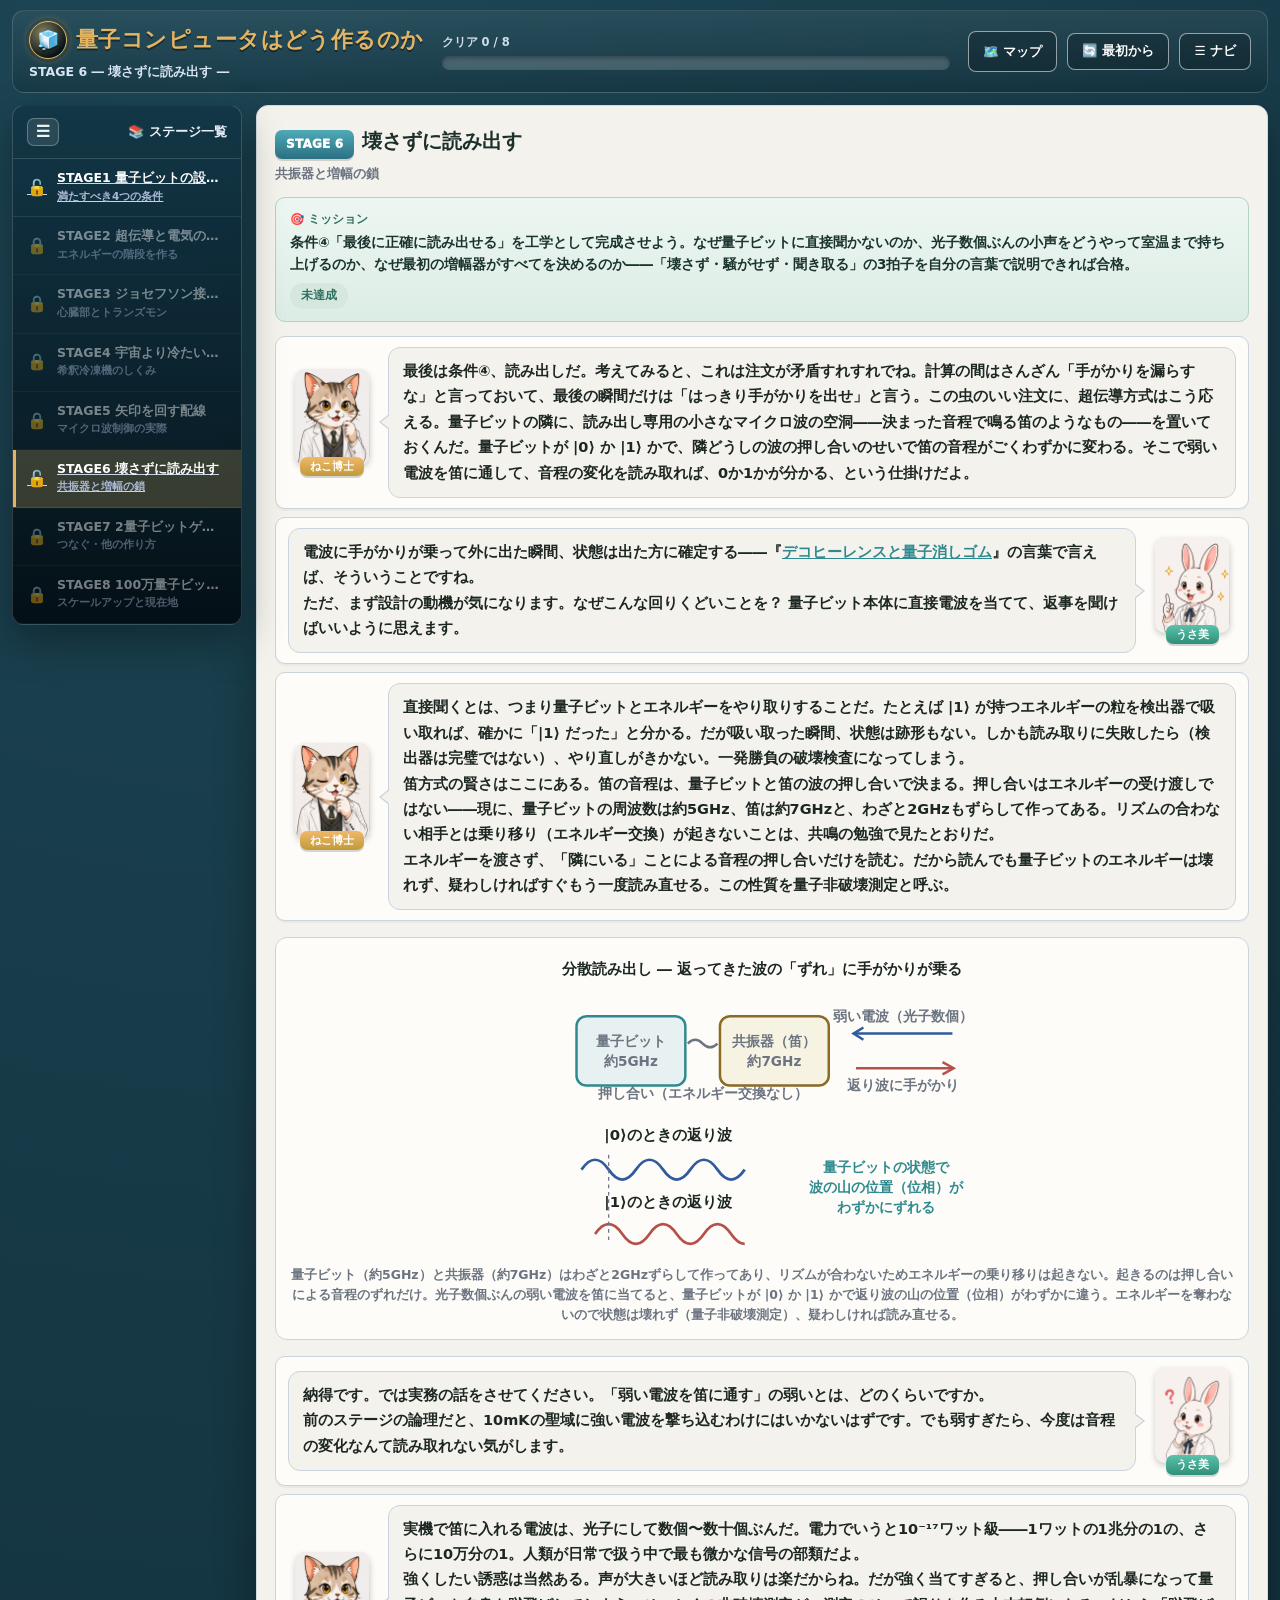
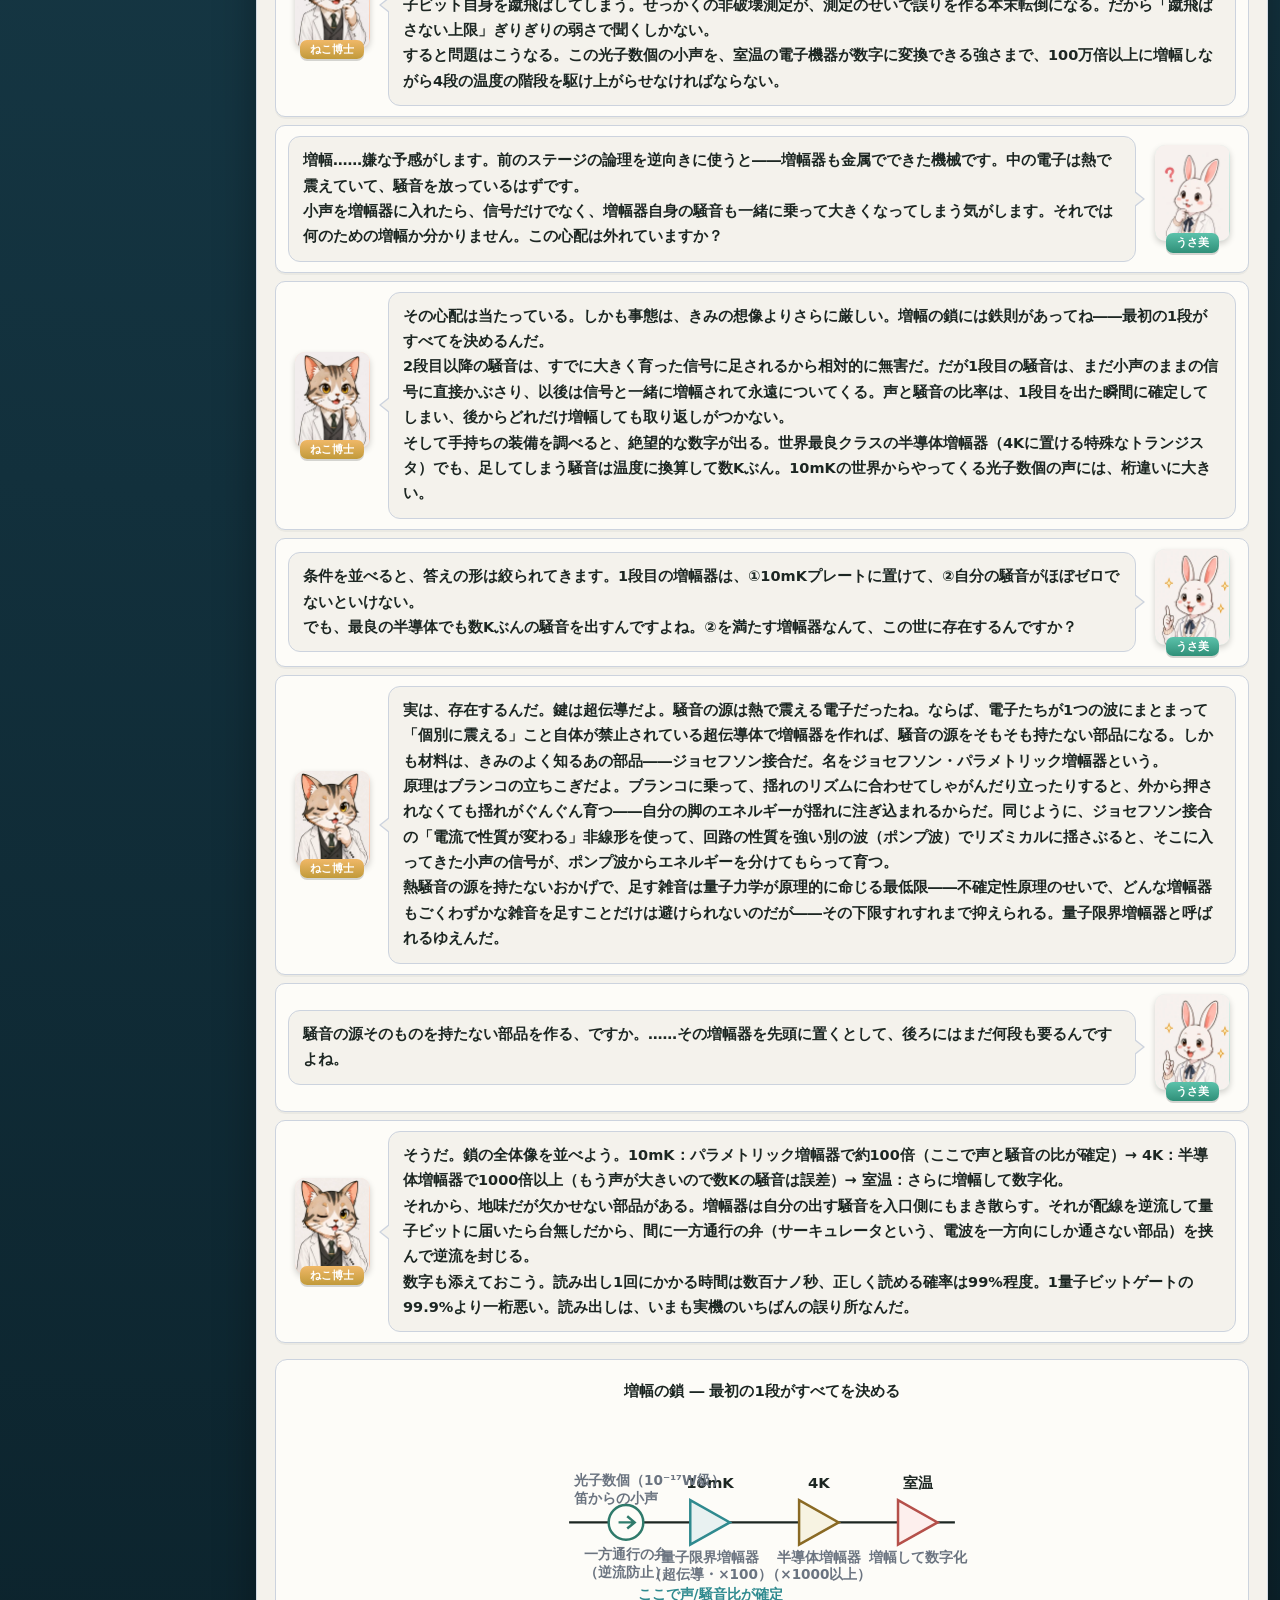
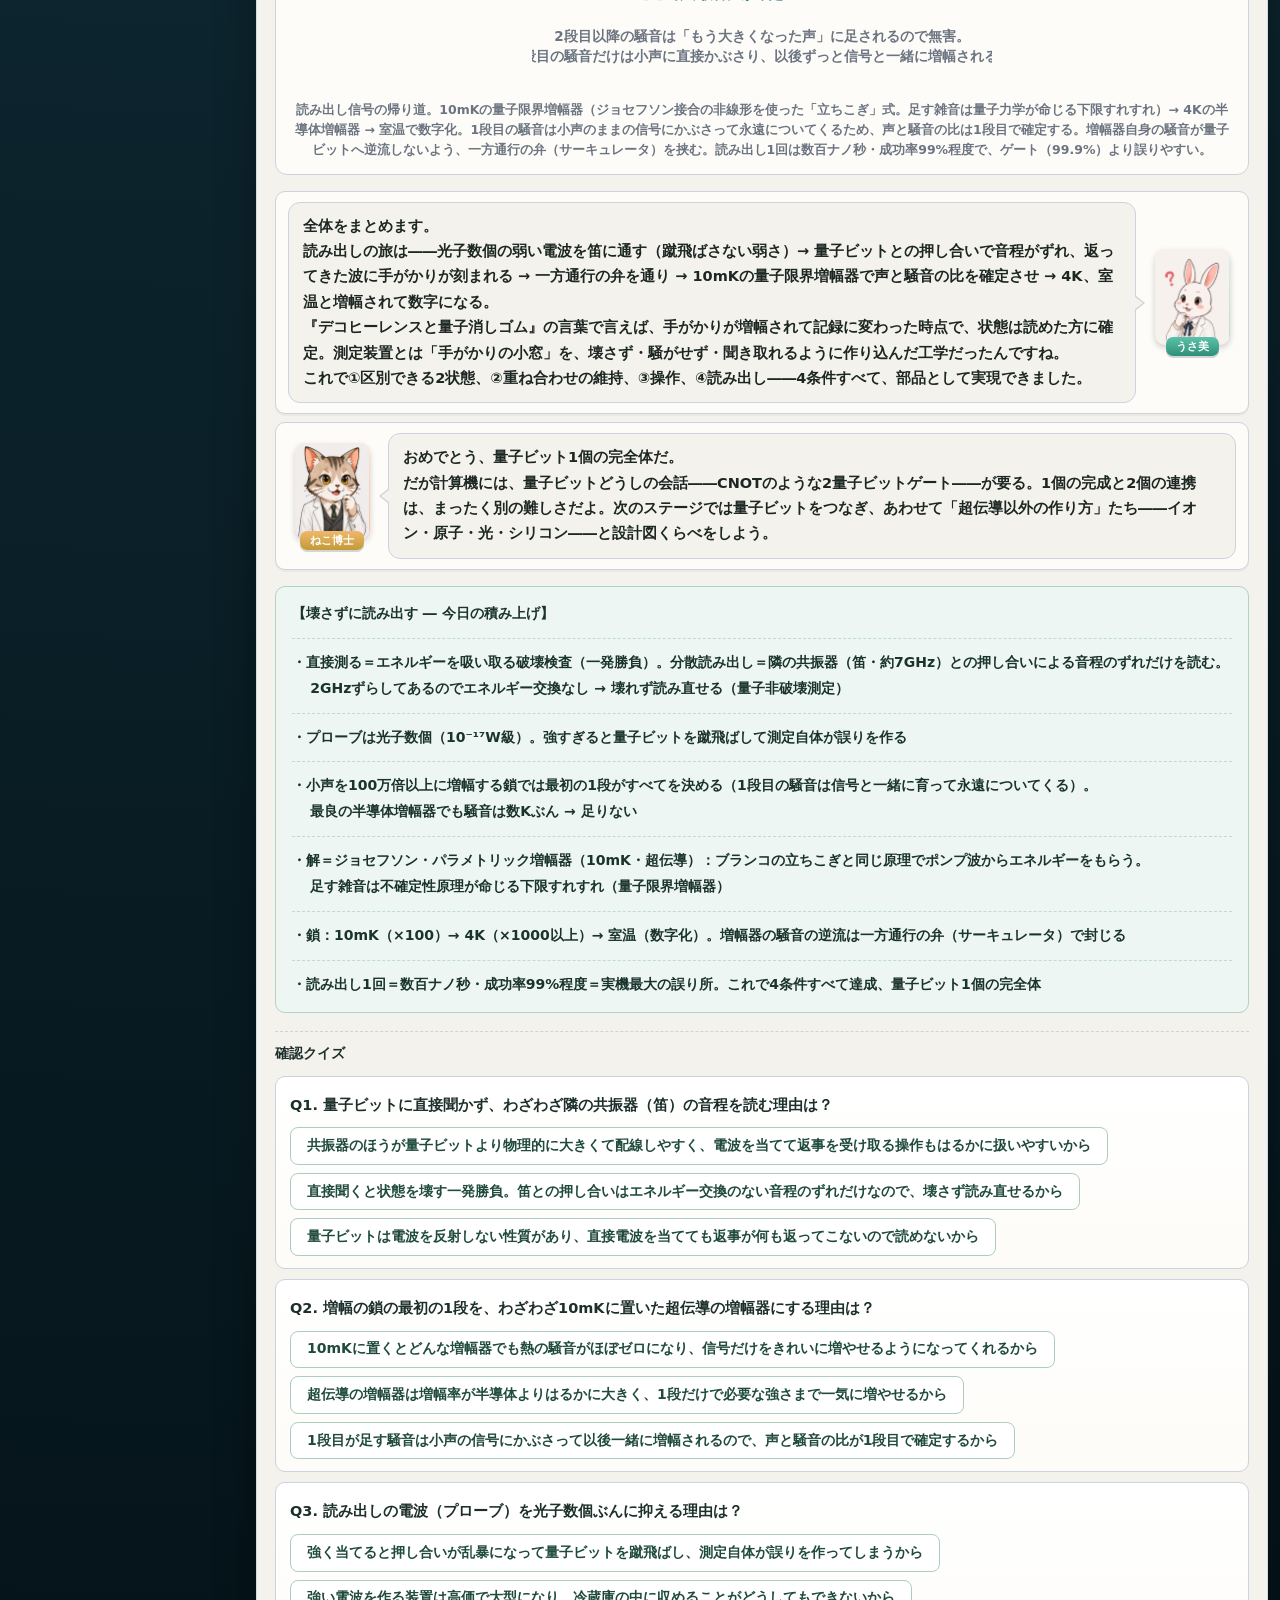
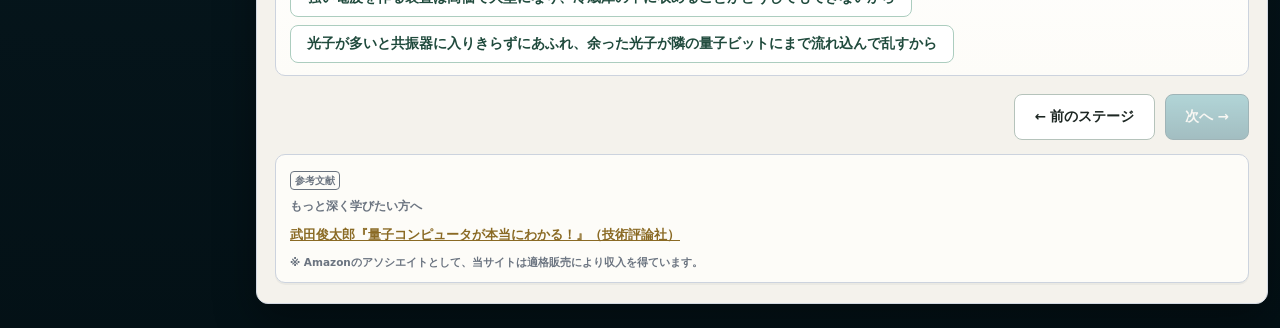
<file: stage6.html>
<!DOCTYPE html>
<html lang="ja">
<head>
<meta charset="UTF-8">
<meta name="viewport" content="width=device-width, initial-scale=1.0">
<meta name="theme-color" content="#12303c">
<!-- Google tag (gtag.js) -->
<script async src="https://www.googletagmanager.com/gtag/js?id=G-9RTQCP2HXM"></script>
<script>
  window.dataLayer = window.dataLayer || [];
  function gtag(){dataLayer.push(arguments);}
  gtag('js', new Date());
  gtag('config', 'G-9RTQCP2HXM');
</script>
<title>STAGE6 壊さずに読み出す ― 量子コンピュータはどう作るのか</title>
<meta name="description" content="量子ビットの読み出しの工学。なぜ直接測らずに隣の共振器（笛）の音程を聞くのか（量子非破壊測定）、光子数個ぶんの小声を室温まで持ち上げる増幅の鎖、最初の1段がすべてを決める理由、ジョセフソン接合で作る量子限界増幅器と一方通行の弁まで、論理の飛躍なく積み上げる。">
<link rel="canonical" href="https://quantum-mechanics.habatakijuku.com/quantum-hardware/stage6">
<meta property="og:type" content="article">
<meta property="og:site_name" content="量子コンピュータはどう作るのか">
<meta property="og:locale" content="ja_JP">
<meta property="og:title" content="STAGE6 壊さずに読み出す ― 量子コンピュータはどう作るのか">
<meta property="og:description" content="光子数個ぶんの小声を、雑音を足さずに100万倍へ。読み出しと増幅の鎖の工学。">
<meta property="og:url" content="https://quantum-mechanics.habatakijuku.com/quantum-hardware/stage6">
<meta property="og:image" content="https://quantum-mechanics.habatakijuku.com/quantum-hardware/images/ogp.png">
<meta property="og:image:width" content="1200">
<meta property="og:image:height" content="630">
<meta name="twitter:card" content="summary_large_image">
<link rel="icon" type="image/png" href="images/favicon.png">
<link rel="stylesheet" href="design-system.css">
<style>
  .qh-svg .label{fill:var(--muted);font-size:11px;font-weight:700}
  .qh-svg .strong{fill:var(--ink);font-size:12px;font-weight:900}
  .qh-svg .accent{fill:#2f8a8f;font-size:11px;font-weight:900}
</style>
</head>
<body>
<div class="app-shell side-collapsed" id="app-shell">
  <header class="game-header">
    <div class="brand">
      <div class="brand-title"><a class="head-reset home-badge" href="index.html" title="トップへ" aria-label="トップへ">🧊</a> <span>量子コンピュータはどう作るのか</span></div>
      <div class="brand-sub">STAGE 6 ― 壊さずに読み出す ―</div>
    </div>
    <div class="head-progress-wrap">
      <div class="head-progress-label" id="progress-label">クリア 0 / 8</div>
      <div class="head-progress" role="progressbar" aria-label="クリア済みステージ数" aria-valuemin="0" aria-valuemax="8" aria-valuenow="0"><div class="head-progress-fill" id="progress-fill" style="width:0%"></div></div>
    </div>
    <div class="header-actions">
      <a class="head-reset" href="https://quantum-mechanics.habatakijuku.com/" title="量子力学、冒険の書（シリーズマップ）へ">🗺️ マップ</a>
      <button class="head-reset" id="btn-reset-all">🔄 最初から</button>
      <button class="head-reset" id="head-nav-toggle" title="ステージ一覧の表示切替">☰ ナビ</button>
    </div>
  </header>

  <div class="game-layout">
    <div class="side-backdrop" id="side-backdrop"></div>
    <aside class="side-panel">
      <div class="side-head">
        <button class="side-toggle" id="sidebar-toggle" title="ステージ一覧の表示切替" aria-label="ステージ一覧の表示切替">☰</button>
        <span class="side-head-text">📚 ステージ一覧</span>
      </div>
      <div class="side-list" id="side-list"></div>
    </aside>

    <main class="main-area">
      <div class="chapter-head">
        <span class="chapter-badge">STAGE 6</span><h1 class="chapter-title">壊さずに読み出す</h1>
        <div class="chapter-sub">共振器と増幅の鎖</div>
      </div>

      <div class="mission-box">
        <div class="mission-label">🎯 ミッション</div>
        <div class="mission-text">条件④「最後に正確に読み出せる」を工学として完成させよう。なぜ量子ビットに直接聞かないのか、光子数個ぶんの小声をどうやって室温まで持ち上げるのか、なぜ最初の増幅器がすべてを決めるのか――「壊さず・騒がせず・聞き取る」の3拍子を自分の言葉で説明できれば合格。</div>
        <span class="mission-status" id="mission-status">未達成</span>
      </div>

      <div class="dialogue-scene">
        <div class="dialog-row">
          <div class="dialog-character">
            <div class="dialog-avatar mentor"><img src="images/cat.webp" width="300" height="386" alt=""></div>
            <div class="dialog-name mentor">ねこ博士</div>
          </div>
          <div class="dialog-bubble">最後は条件④、読み出しだ。考えてみると、これは注文が矛盾すれすれでね。計算の間はさんざん「手がかりを漏らすな」と言っておいて、最後の瞬間だけは「はっきり手がかりを出せ」と言う。この虫のいい注文に、超伝導方式はこう応える。量子ビットの隣に、読み出し専用の小さなマイクロ波の空洞――決まった音程で鳴る<strong>笛</strong>のようなもの――を置いておくんだ。量子ビットが |0⟩ か |1⟩ かで、隣どうしの波の押し合いのせいで<strong>笛の音程がごくわずかに変わる</strong>。そこで弱い電波を笛に通して、音程の変化を読み取れば、0か1かが分かる、という仕掛けだよ。</div>
        </div>
        <div class="dialog-row right">
          <div class="dialog-character">
            <div class="dialog-avatar student"><img src="images/rabbit.webp" width="300" height="386" alt=""></div>
            <div class="dialog-name student">うさ美</div>
          </div>
          <div class="dialog-bubble">電波に手がかりが乗って外に出た瞬間、状態は出た方に確定する――『<a href="https://quantum-mechanics.habatakijuku.com/decoherence-quest/" target="_blank" rel="noopener" style="color:#2f8a8f;text-decoration:underline">デコヒーレンスと量子消しゴム</a>』の言葉で言えば、そういうことですね。<br>ただ、まず設計の動機が気になります。<strong>なぜこんな回りくどいことを？</strong> 量子ビット本体に直接電波を当てて、返事を聞けばいいように思えます。</div>
        </div>
        <div class="dialog-row">
          <div class="dialog-character">
            <div class="dialog-avatar mentor"><img src="images/catThink.webp" width="300" height="386" alt=""></div>
            <div class="dialog-name mentor">ねこ博士</div>
          </div>
          <div class="dialog-bubble">直接聞くとは、つまり量子ビットとエネルギーをやり取りすることだ。たとえば |1⟩ が持つエネルギーの粒を検出器で吸い取れば、確かに「|1⟩ だった」と分かる。だが吸い取った瞬間、状態は跡形もない。しかも読み取りに失敗したら（検出器は完璧ではない）、やり直しがきかない。<strong>一発勝負の破壊検査</strong>になってしまう。<br>笛方式の賢さはここにある。笛の音程は、量子ビットと笛の<strong>波の押し合い</strong>で決まる。押し合いはエネルギーの受け渡しではない――現に、量子ビットの周波数は約5GHz、笛は約7GHzと、わざと<strong>2GHzもずらして</strong>作ってある。リズムの合わない相手とは乗り移り（エネルギー交換）が起きないことは、共鳴の勉強で見たとおりだ。<br>エネルギーを渡さず、<strong>「隣にいる」ことによる音程の押し合いだけ</strong>を読む。だから読んでも量子ビットのエネルギーは壊れず、疑わしければ<strong>すぐもう一度読み直せる</strong>。この性質を<strong>量子非破壊測定</strong>と呼ぶ。</div>
        </div>
      </div>

      <div class="diagram-box">
        <svg class="qh-svg" viewBox="0 0 372 240" width="100%" role="img" aria-label="分散読み出しの図。量子ビット（5GHz）と共振器（7GHz）が隣り合い、弱い電波を共振器に当てると、量子ビットが|0⟩か|1⟩かで返ってくる波の位相がわずかに違う。この違いが手がかりになる">
          <text class="strong" x="186" y="18" text-anchor="middle">分散読み出し ― 返ってきた波の「ずれ」に手がかりが乗る</text>
          <!-- 量子ビットと笛 -->
          <rect x="36" y="52" width="88" height="56" rx="8" fill="#e8f1f1" stroke="#2f8a8f" stroke-width="2"/>
          <text class="label" x="80" y="76" text-anchor="middle">量子ビット</text>
          <text class="label" x="80" y="92" text-anchor="middle">約5GHz</text>
          <rect x="152" y="52" width="88" height="56" rx="8" fill="#f7f3e2" stroke="#8a6a24" stroke-width="2"/>
          <text class="label" x="196" y="76" text-anchor="middle">共振器（笛）</text>
          <text class="label" x="196" y="92" text-anchor="middle">約7GHz</text>
          <path d="M 126 74 q 6 -6 12 0 q 6 6 12 0" stroke="var(--muted)" stroke-width="2" fill="none"/>
          <text class="label" x="138" y="118" text-anchor="middle">押し合い（エネルギー交換なし）</text>
          <!-- プローブ -->
          <path d="M 262 66 L 340 66" stroke="#2f5a9e" stroke-width="2" fill="none"/>
          <path d="M 268 61 L 260 66 L 268 71" stroke="#2f5a9e" stroke-width="2" fill="none"/>
          <text class="label" x="300" y="56" text-anchor="middle">弱い電波（光子数個）</text>
          <path d="M 262 94 L 340 94" stroke="#b5504a" stroke-width="2" fill="none"/>
          <path d="M 332 89 L 341 94 L 332 99" stroke="#b5504a" stroke-width="2" fill="none"/>
          <text class="label" x="300" y="112" text-anchor="middle">返り波に手がかり</text>
          <!-- 波形比較 -->
          <text class="strong" x="110" y="152" text-anchor="middle" fill="#2f5a9e">|0⟩のときの返り波</text>
          <path d="M 40 176 q 11 -16 22 0 q 11 16 22 0 q 11 -16 22 0 q 11 16 22 0 q 11 -16 22 0 q 11 16 22 0" stroke="#2f5a9e" stroke-width="2.2" fill="none"/>
          <text class="strong" x="110" y="206" text-anchor="middle" fill="#b5504a">|1⟩のときの返り波</text>
          <path d="M 51 228 q 11 -16 22 0 q 11 16 22 0 q 11 -16 22 0 q 11 16 22 0 q 11 -16 22 0 q 5.5 8 11 8" stroke="#b5504a" stroke-width="2.2" fill="none"/>
          <line x1="62" y1="164" x2="62" y2="234" stroke="var(--muted)" stroke-width="1" stroke-dasharray="3 3"/>
          <text class="accent" x="286" y="178" text-anchor="middle">量子ビットの状態で</text>
          <text class="accent" x="286" y="194" text-anchor="middle">波の山の位置（位相）が</text>
          <text class="accent" x="286" y="210" text-anchor="middle">わずかにずれる</text>
        </svg>
        <div class="diagram-caption">量子ビット（約5GHz）と共振器（約7GHz）はわざと2GHzずらして作ってあり、リズムが合わないためエネルギーの乗り移りは起きない。起きるのは<strong>押し合いによる音程のずれ</strong>だけ。光子数個ぶんの弱い電波を笛に当てると、量子ビットが |0⟩ か |1⟩ かで返り波の<strong>山の位置（位相）</strong>がわずかに違う。エネルギーを奪わないので状態は壊れず（量子非破壊測定）、疑わしければ読み直せる。</div>
      </div>

      <div class="dialogue-scene">
        <div class="dialog-row right">
          <div class="dialog-character">
            <div class="dialog-avatar student"><img src="images/rabbitThink.webp" width="300" height="386" alt=""></div>
            <div class="dialog-name student">うさ美</div>
          </div>
          <div class="dialog-bubble">納得です。では実務の話をさせてください。「弱い電波を笛に通す」の<strong>弱い</strong>とは、どのくらいですか。<br>前のステージの論理だと、10mKの聖域に強い電波を撃ち込むわけにはいかないはずです。でも弱すぎたら、今度は音程の変化なんて読み取れない気がします。</div>
        </div>
        <div class="dialog-row">
          <div class="dialog-character">
            <div class="dialog-avatar mentor"><img src="images/cat.webp" width="300" height="386" alt=""></div>
            <div class="dialog-name mentor">ねこ博士</div>
          </div>
          <div class="dialog-bubble">実機で笛に入れる電波は、<strong>光子にして数個〜数十個ぶん</strong>だ。電力でいうと10⁻¹⁷ワット級――1ワットの1兆分の1の、さらに10万分の1。人類が日常で扱う中で最も微かな信号の部類だよ。<br>強くしたい誘惑は当然ある。声が大きいほど読み取りは楽だからね。だが強く当てすぎると、押し合いが乱暴になって<strong>量子ビット自身を蹴飛ばしてしまう</strong>。せっかくの非破壊測定が、測定のせいで誤りを作る本末転倒になる。だから「蹴飛ばさない上限」ぎりぎりの弱さで聞くしかない。<br>すると問題はこうなる。この光子数個の小声を、室温の電子機器が数字に変換できる強さまで、<strong>100万倍以上に増幅</strong>しながら4段の温度の階段を駆け上がらせなければならない。</div>
        </div>
        <div class="dialog-row right">
          <div class="dialog-character">
            <div class="dialog-avatar student"><img src="images/rabbitThink.webp" width="300" height="386" alt=""></div>
            <div class="dialog-name student">うさ美</div>
          </div>
          <div class="dialog-bubble">増幅……嫌な予感がします。前のステージの論理を逆向きに使うと――増幅器も金属でできた機械です。中の電子は熱で震えていて、<strong>騒音を放っている</strong>はずです。<br>小声を増幅器に入れたら、信号だけでなく、<strong>増幅器自身の騒音も一緒に乗って大きくなってしまう</strong>気がします。それでは何のための増幅か分かりません。この心配は外れていますか？</div>
        </div>
        <div class="dialog-row">
          <div class="dialog-character">
            <div class="dialog-avatar mentor"><img src="images/cat.webp" width="300" height="386" alt=""></div>
            <div class="dialog-name mentor">ねこ博士</div>
          </div>
          <div class="dialog-bubble">その心配は当たっている。しかも事態は、きみの想像よりさらに厳しい。増幅の鎖には鉄則があってね――<strong>最初の1段がすべてを決める</strong>んだ。<br>2段目以降の騒音は、すでに大きく育った信号に足されるから相対的に無害だ。だが1段目の騒音は、まだ小声のままの信号に直接かぶさり、以後は信号と一緒に増幅されて<strong>永遠についてくる</strong>。声と騒音の比率は、1段目を出た瞬間に確定してしまい、後からどれだけ増幅しても取り返しがつかない。<br>そして手持ちの装備を調べると、絶望的な数字が出る。世界最良クラスの半導体増幅器（4Kに置ける特殊なトランジスタ）でも、足してしまう騒音は温度に換算して<strong>数Kぶん</strong>。10mKの世界からやってくる光子数個の声には、桁違いに大きい。</div>
        </div>
        <div class="dialog-row right">
          <div class="dialog-character">
            <div class="dialog-avatar student"><img src="images/rabbit.webp" width="300" height="386" alt=""></div>
            <div class="dialog-name student">うさ美</div>
          </div>
          <div class="dialog-bubble">条件を並べると、答えの形は絞られてきます。1段目の増幅器は、①10mKプレートに置けて、②自分の騒音がほぼゼロでないといけない。<br>でも、最良の半導体でも数Kぶんの騒音を出すんですよね。②を満たす増幅器なんて、この世に存在するんですか？</div>
        </div>
        <div class="dialog-row">
          <div class="dialog-character">
            <div class="dialog-avatar mentor"><img src="images/catThink.webp" width="300" height="386" alt=""></div>
            <div class="dialog-name mentor">ねこ博士</div>
          </div>
          <div class="dialog-bubble">実は、存在するんだ。鍵は<strong>超伝導</strong>だよ。騒音の源は熱で震える電子だったね。ならば、電子たちが1つの波にまとまって「個別に震える」こと自体が禁止されている超伝導体で増幅器を作れば、騒音の源をそもそも持たない部品になる。しかも材料は、きみのよく知るあの部品――ジョセフソン接合だ。名を<strong>ジョセフソン・パラメトリック増幅器</strong>という。<br>原理はブランコの<strong>立ちこぎ</strong>だよ。ブランコに乗って、揺れのリズムに合わせてしゃがんだり立ったりすると、外から押されなくても揺れがぐんぐん育つ――自分の脚のエネルギーが揺れに注ぎ込まれるからだ。同じように、ジョセフソン接合の「電流で性質が変わる」非線形を使って、回路の性質を<strong>強い別の波（ポンプ波）でリズミカルに揺さぶる</strong>と、そこに入ってきた小声の信号が、ポンプ波からエネルギーを分けてもらって育つ。<br>熱騒音の源を持たないおかげで、足す雑音は<strong>量子力学が原理的に命じる最低限</strong>――不確定性原理のせいで、どんな増幅器もごくわずかな雑音を足すことだけは避けられないのだが――その下限すれすれまで抑えられる。<strong>量子限界増幅器</strong>と呼ばれるゆえんだ。</div>
        </div>
        <div class="dialog-row right">
          <div class="dialog-character">
            <div class="dialog-avatar student"><img src="images/rabbit.webp" width="300" height="386" alt=""></div>
            <div class="dialog-name student">うさ美</div>
          </div>
          <div class="dialog-bubble">騒音の源そのものを持たない部品を作る、ですか。……その増幅器を先頭に置くとして、後ろにはまだ何段も要るんですよね。</div>
        </div>
        <div class="dialog-row">
          <div class="dialog-character">
            <div class="dialog-avatar mentor"><img src="images/catThink.webp" width="300" height="386" alt=""></div>
            <div class="dialog-name mentor">ねこ博士</div>
          </div>
          <div class="dialog-bubble">そうだ。鎖の全体像を並べよう。<strong>10mK：パラメトリック増幅器で約100倍</strong>（ここで声と騒音の比が確定）→ <strong>4K：半導体増幅器で1000倍以上</strong>（もう声が大きいので数Kの騒音は誤差）→ <strong>室温：さらに増幅して数字化</strong>。<br>それから、地味だが欠かせない部品がある。増幅器は自分の出す騒音を<strong>入口側にも</strong>まき散らす。それが配線を逆流して量子ビットに届いたら台無しだから、間に<strong>一方通行の弁</strong>（サーキュレータという、電波を一方向にしか通さない部品）を挟んで逆流を封じる。<br>数字も添えておこう。読み出し1回にかかる時間は数百ナノ秒、正しく読める確率は<strong>99%程度</strong>。1量子ビットゲートの99.9%より一桁悪い。<strong>読み出しは、いまも実機のいちばんの誤り所</strong>なんだ。</div>
        </div>
      </div>

      <div class="diagram-box">
        <svg class="qh-svg" viewBox="0 0 372 250" width="100%" role="img" aria-label="増幅の鎖の図。10mKの量子限界増幅器、4Kの半導体増幅器、室温の増幅器の3段で光子数個の信号を100万倍以上に持ち上げる。最初の1段が足す騒音が信号と一緒に育つため、声と騒音の比は1段目で確定する。逆流防止の一方通行弁も挟む">
          <text class="strong" x="186" y="18" text-anchor="middle">増幅の鎖 ― 最初の1段がすべてを決める</text>
          <!-- 鎖 -->
          <line x1="30" y1="120" x2="342" y2="120" stroke="var(--ink)" stroke-width="2"/>
          <!-- 弁 -->
          <circle cx="76" cy="120" r="14" fill="var(--paper2)" stroke="#2f7a6b" stroke-width="2"/>
          <path d="M 70 120 L 82 120 M 77 115 L 83 120 L 77 125" stroke="#2f7a6b" stroke-width="2" fill="none"/>
          <text class="label" x="76" y="150" text-anchor="middle">一方通行の弁</text>
          <text class="label" x="76" y="164" text-anchor="middle">（逆流防止）</text>
          <!-- 増幅器 -->
          <path d="M 128 102 L 128 138 L 160 120 Z" fill="#e8f1f1" stroke="#2f8a8f" stroke-width="2"/>
          <text class="strong" x="144" y="92" text-anchor="middle" fill="#2f8a8f">10mK</text>
          <text class="label" x="144" y="152" text-anchor="middle">量子限界増幅器</text>
          <text class="label" x="144" y="166" text-anchor="middle">（超伝導・×100）</text>
          <text class="accent" x="144" y="182" text-anchor="middle">ここで声/騒音比が確定</text>
          <path d="M 216 102 L 216 138 L 248 120 Z" fill="#f7f3e2" stroke="#8a6a24" stroke-width="2"/>
          <text class="strong" x="232" y="92" text-anchor="middle" fill="#8a6a24">4K</text>
          <text class="label" x="232" y="152" text-anchor="middle">半導体増幅器</text>
          <text class="label" x="232" y="166" text-anchor="middle">（×1000以上）</text>
          <path d="M 296 102 L 296 138 L 328 120 Z" fill="#fdefed" stroke="#b5504a" stroke-width="2"/>
          <text class="strong" x="312" y="92" text-anchor="middle" fill="#b5504a">室温</text>
          <text class="label" x="312" y="152" text-anchor="middle">増幅して数字化</text>
          <text class="label" x="34" y="104" text-anchor="start">笛からの小声</text>
          <text class="label" x="34" y="90" text-anchor="start">光子数個（10⁻¹⁷W級）</text>
          <text class="label" x="186" y="216" text-anchor="middle">2段目以降の騒音は「もう大きくなった声」に足されるので無害。</text>
          <text class="label" x="186" y="232" text-anchor="middle">1段目の騒音だけは小声に直接かぶさり、以後ずっと信号と一緒に増幅される。</text>
        </svg>
        <div class="diagram-caption">読み出し信号の帰り道。<strong>10mKの量子限界増幅器</strong>（ジョセフソン接合の非線形を使った「立ちこぎ」式。足す雑音は量子力学が命じる下限すれすれ）→ <strong>4Kの半導体増幅器</strong> → <strong>室温</strong>で数字化。1段目の騒音は小声のままの信号にかぶさって永遠についてくるため、声と騒音の比は1段目で確定する。増幅器自身の騒音が量子ビットへ逆流しないよう、<strong>一方通行の弁</strong>（サーキュレータ）を挟む。読み出し1回は数百ナノ秒・成功率99%程度で、ゲート（99.9%）より誤りやすい。</div>
      </div>

      <div class="dialogue-scene">
        <div class="dialog-row right">
          <div class="dialog-character">
            <div class="dialog-avatar student"><img src="images/rabbitThink.webp" width="300" height="386" alt=""></div>
            <div class="dialog-name student">うさ美</div>
          </div>
          <div class="dialog-bubble">全体をまとめます。<br>読み出しの旅は――光子数個の弱い電波を笛に通す（<strong>蹴飛ばさない弱さ</strong>）→ 量子ビットとの押し合いで音程がずれ、<strong>返ってきた波に手がかりが刻まれる</strong> → 一方通行の弁を通り → 10mKの<strong>量子限界増幅器</strong>で声と騒音の比を確定させ → 4K、室温と増幅されて数字になる。<br>『デコヒーレンスと量子消しゴム』の言葉で言えば、手がかりが増幅されて記録に変わった時点で、状態は読めた方に確定。測定装置とは「手がかりの小窓」を、<strong>壊さず・騒がせず・聞き取れるように</strong>作り込んだ工学だったんですね。<br>これで①区別できる2状態、②重ね合わせの維持、③操作、④読み出し――<strong>4条件すべて、部品として実現できました</strong>。</div>
        </div>
        <div class="dialog-row">
          <div class="dialog-character">
            <div class="dialog-avatar mentor"><img src="images/cat.webp" width="300" height="386" alt=""></div>
            <div class="dialog-name mentor">ねこ博士</div>
          </div>
          <div class="dialog-bubble">おめでとう、量子ビット<strong>1個</strong>の完全体だ。<br>だが計算機には、量子ビットどうしの会話――CNOTのような2量子ビットゲート――が要る。1個の完成と2個の連携は、まったく別の難しさだよ。次のステージでは量子ビットをつなぎ、あわせて「超伝導以外の作り方」たち――イオン・原子・光・シリコン――と設計図くらべをしよう。</div>
        </div>
      </div>

      <div class="formula-box">
        <span class="step">【壊さずに読み出す ― 今日の積み上げ】</span>
        <span class="step">・直接測る＝エネルギーを吸い取る破壊検査（一発勝負）。<strong>分散読み出し</strong>＝隣の共振器（笛・約7GHz）との<span class="nw">押し合いによる音程のずれ</span>だけを読む。2GHzずらしてあるのでエネルギー交換なし → 壊れず読み直せる（<strong>量子非破壊測定</strong>）</span>
        <span class="step">・プローブは<strong>光子数個</strong>（10⁻¹⁷W級）。強すぎると量子ビットを蹴飛ばして測定自体が誤りを作る</span>
        <span class="step">・小声を100万倍以上に増幅する鎖では<strong>最初の1段がすべてを決める</strong>（1段目の騒音は信号と一緒に育って永遠についてくる）。最良の半導体増幅器でも騒音は数Kぶん → 足りない</span>
        <span class="step">・解＝<strong>ジョセフソン・パラメトリック増幅器</strong>（10mK・超伝導）：ブランコの立ちこぎと同じ原理でポンプ波からエネルギーをもらう。足す雑音は不確定性原理が命じる下限すれすれ（<strong>量子限界増幅器</strong>）</span>
        <span class="step">・鎖：10mK（×100）→ 4K（×1000以上）→ 室温（数字化）。増幅器の騒音の逆流は<strong>一方通行の弁</strong>（サーキュレータ）で封じる</span>
        <span class="step">・読み出し1回＝数百ナノ秒・成功率<strong>99%程度</strong>＝実機最大の誤り所。これで<strong>4条件すべて達成</strong>、量子ビット1個の完全体</span>
      </div>

      <h2 class="quiz-head">確認クイズ</h2>
      <div class="quiz-card" data-quiz>
        <p class="quiz-q">Q1. 量子ビットに直接聞かず、わざわざ隣の共振器（笛）の音程を読む理由は？</p>
        <div class="choice-list">
          <button class="choice-btn">共振器のほうが量子ビットより物理的に大きくて配線しやすく、電波を当てて返事を受け取る操作もはるかに扱いやすいから</button>
          <button class="choice-btn">直接聞くと状態を壊す一発勝負。笛との押し合いはエネルギー交換のない音程のずれだけなので、壊さず読み直せるから</button>
          <button class="choice-btn">量子ビットは電波を反射しない性質があり、直接電波を当てても返事が何も返ってこないので読めないから</button>
        </div>
        <div class="quiz-explain" hidden>正解！ 量子ビット（5GHz）と笛（7GHz）はわざとリズムをずらしてあり、エネルギーの乗り移りが起きない。読めるのは押し合いによる音程のずれだけだが、それで十分に0/1が区別でき、状態のエネルギーを壊さない（量子非破壊測定）。検出器は完璧ではないので「読み直せる」ことの価値は大きい。</div>
      </div>

      <div class="quiz-card" data-quiz>
        <p class="quiz-q">Q2. 増幅の鎖の最初の1段を、わざわざ10mKに置いた超伝導の増幅器にする理由は？</p>
        <div class="choice-list">
          <button class="choice-btn">10mKに置くとどんな増幅器でも熱の騒音がほぼゼロになり、信号だけをきれいに増やせるようになってくれるから</button>
          <button class="choice-btn">超伝導の増幅器は増幅率が半導体よりはるかに大きく、1段だけで必要な強さまで一気に増やせるから</button>
          <button class="choice-btn">1段目が足す騒音は小声の信号にかぶさって以後一緒に増幅されるので、声と騒音の比が1段目で確定するから</button>
        </div>
        <div class="quiz-explain" hidden>正解！ 2段目以降の騒音は育った信号に足されるので相対的に無害だが、1段目の騒音は取り返しがつかない。熱で震える電子（騒音源）がいない超伝導製のパラメトリック増幅器なら、足す雑音を不確定性原理が命じる下限近くまで抑えられる。増幅率そのものは約100倍と控えめで、大増幅は後段の半導体に任せる。</div>
      </div>

      <div class="quiz-card" data-quiz>
        <p class="quiz-q">Q3. 読み出しの電波（プローブ）を光子数個ぶんに抑える理由は？</p>
        <div class="choice-list">
          <button class="choice-btn">強く当てると押し合いが乱暴になって量子ビットを蹴飛ばし、測定自体が誤りを作ってしまうから</button>
          <button class="choice-btn">強い電波を作る装置は高価で大型になり、冷蔵庫の中に収めることがどうしてもできないから</button>
          <button class="choice-btn">光子が多いと共振器に入りきらずにあふれ、余った光子が隣の量子ビットにまで流れ込んで乱すから</button>
        </div>
        <div class="quiz-explain" hidden>正解！ 声が大きいほど読み取りは楽になるが、プローブが強すぎると量子ビットの状態そのものを乱してしまい、非破壊のはずの測定が誤りの源になる。「蹴飛ばさない上限」ぎりぎりの弱さで聞くしかなく、だからこそ後段に量子限界の増幅の鎖が必要になる。</div>
      </div>

      <div class="stage-nav">
        <a class="btn" href="stage5.html">← 前のステージ</a>
        <button class="btn btn-primary" id="btn-next" disabled>次へ →</button>
      </div>

      <div id="book-recommend"></div>
    </main>
  </div>
</div>

<script src="js/progress.js"></script>
<script>QH.initStagePage(6);</script>
<script src="https://my.habatakijuku.com/sync.js" defer></script>
</body>
</html>
</file>
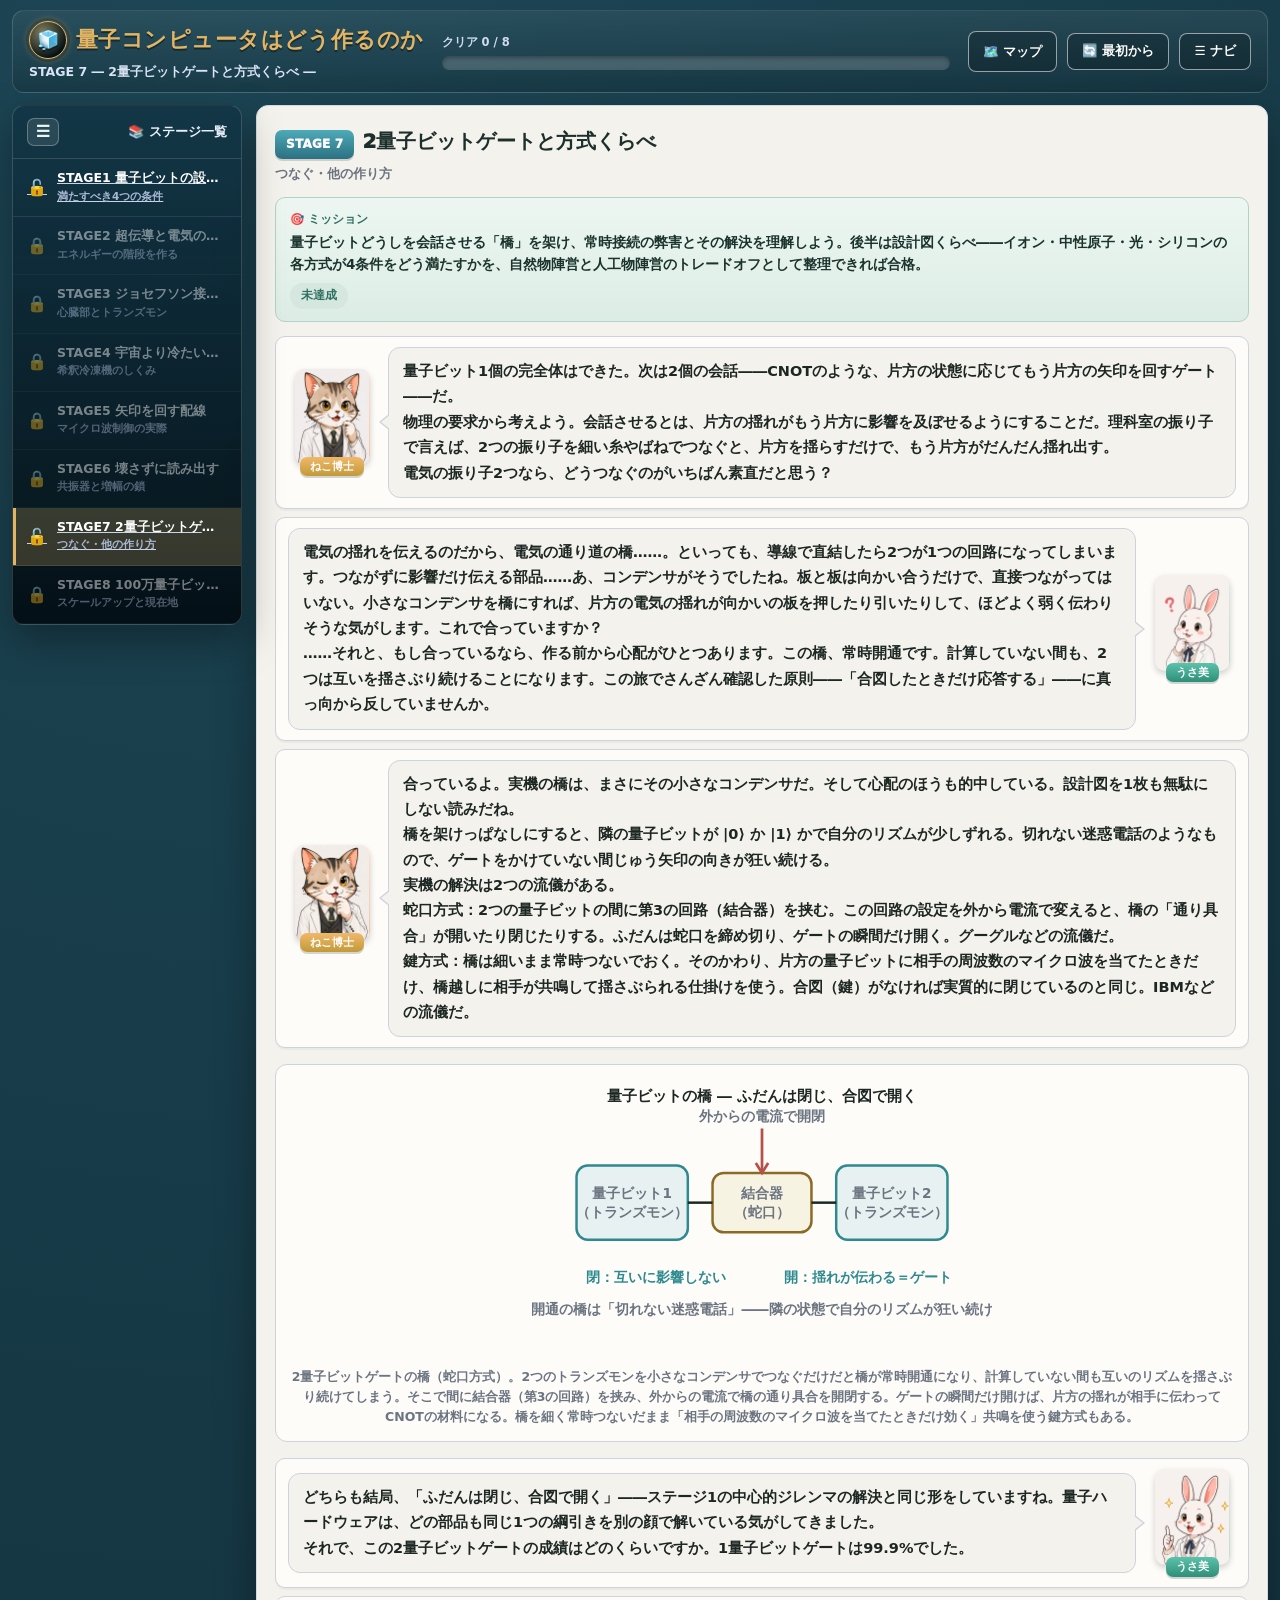
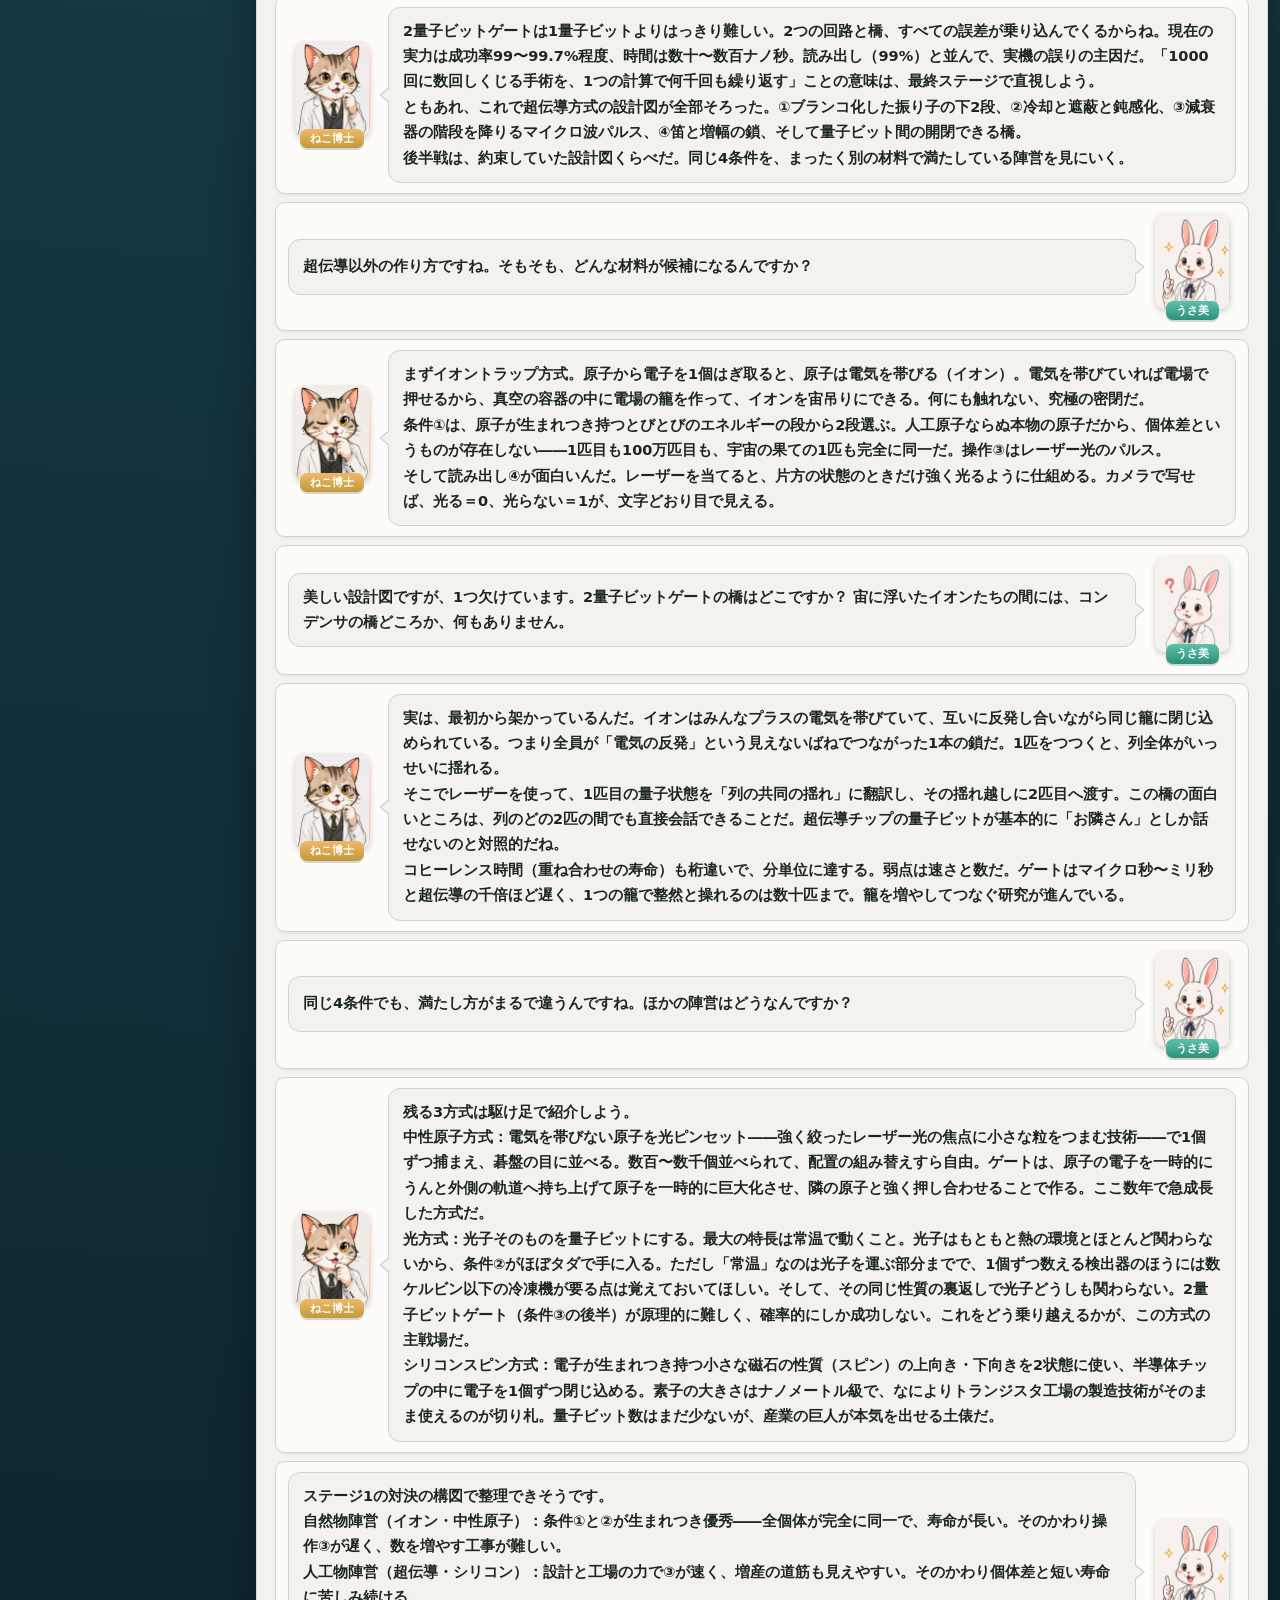
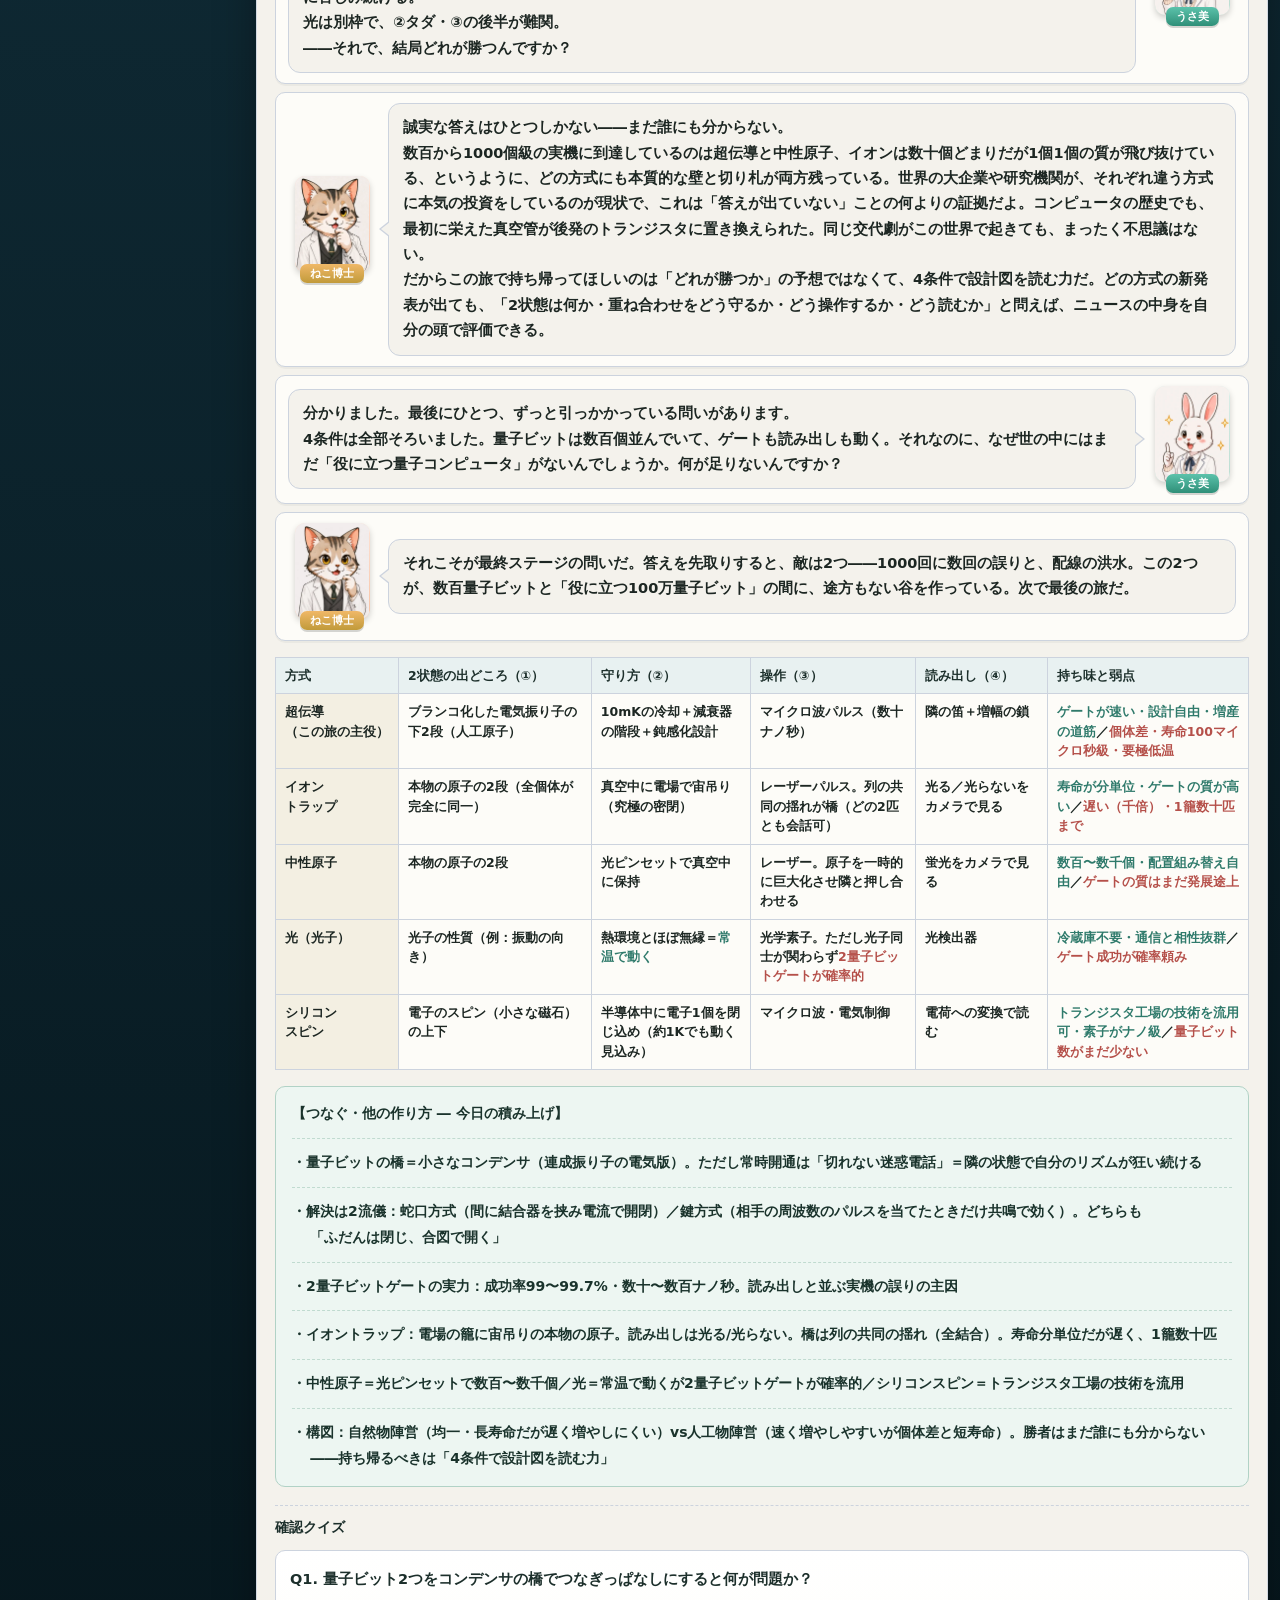
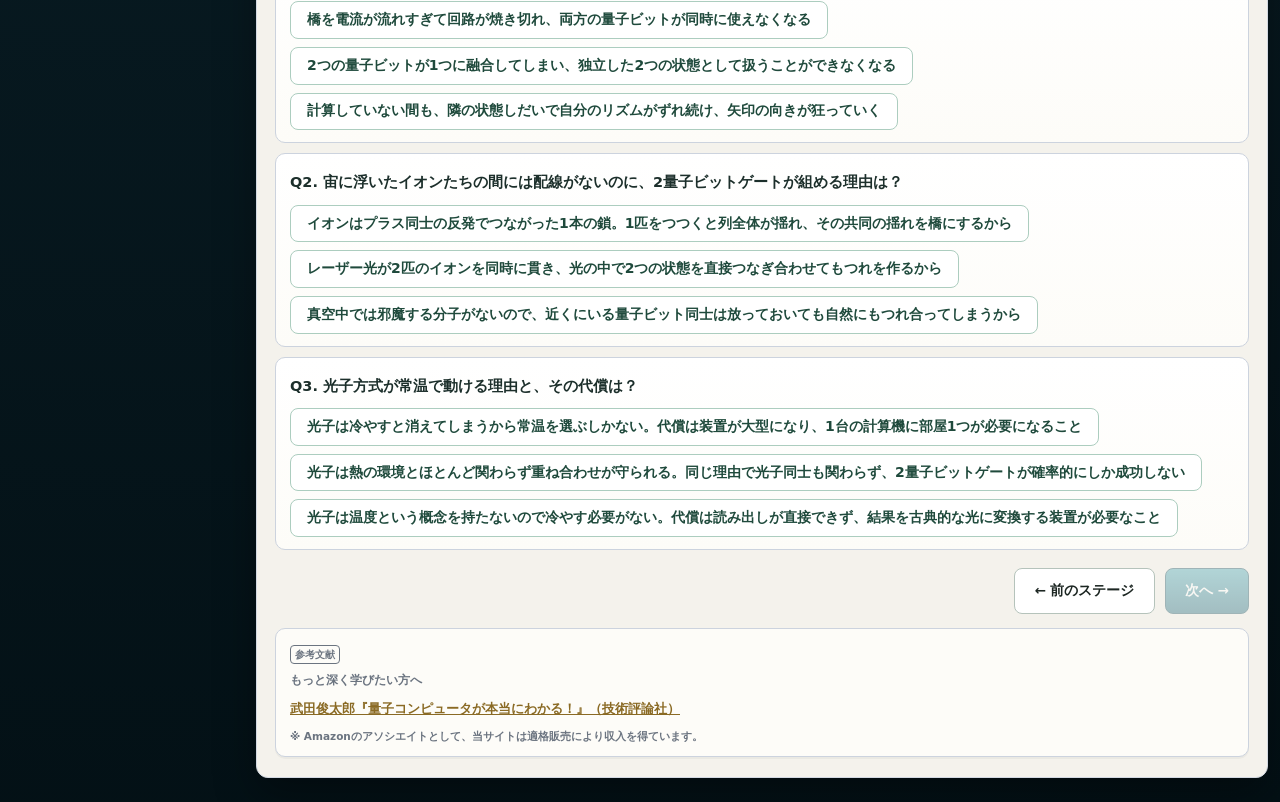
<file: stage7.html>
<!DOCTYPE html>
<html lang="ja">
<head>
<meta charset="UTF-8">
<meta name="viewport" content="width=device-width, initial-scale=1.0">
<meta name="theme-color" content="#12303c">
<!-- Google tag (gtag.js) -->
<script async src="https://www.googletagmanager.com/gtag/js?id=G-9RTQCP2HXM"></script>
<script>
  window.dataLayer = window.dataLayer || [];
  function gtag(){dataLayer.push(arguments);}
  gtag('js', new Date());
  gtag('config', 'G-9RTQCP2HXM');
</script>
<title>STAGE7 2量子ビットゲートと方式くらべ ― 量子コンピュータはどう作るのか</title>
<meta name="description" content="量子ビットどうしをどうつなぐか。連成振り子の橋、常時接続の弊害と「蛇口方式・鍵方式」の解決、CNOTの実力値まで。さらにイオントラップ・中性原子・光・シリコンスピンの各方式が4条件をどう満たすかを設計図くらべし、自然物陣営と人工物陣営のトレードオフを整理する。">
<link rel="canonical" href="https://quantum-mechanics.habatakijuku.com/quantum-hardware/stage7">
<meta property="og:type" content="article">
<meta property="og:site_name" content="量子コンピュータはどう作るのか">
<meta property="og:locale" content="ja_JP">
<meta property="og:title" content="STAGE7 2量子ビットゲートと方式くらべ ― 量子コンピュータはどう作るのか">
<meta property="og:description" content="量子ビットをつなぐ橋の工学と、イオン・原子・光・シリコンとの設計図くらべ。">
<meta property="og:url" content="https://quantum-mechanics.habatakijuku.com/quantum-hardware/stage7">
<meta property="og:image" content="https://quantum-mechanics.habatakijuku.com/quantum-hardware/images/ogp.png">
<meta property="og:image:width" content="1200">
<meta property="og:image:height" content="630">
<meta name="twitter:card" content="summary_large_image">
<link rel="icon" type="image/png" href="images/favicon.png">
<link rel="stylesheet" href="design-system.css">
<style>
  .qh-svg .label{fill:var(--muted);font-size:11px;font-weight:700}
  .qh-svg .strong{fill:var(--ink);font-size:12px;font-weight:900}
  .qh-svg .accent{fill:#2f8a8f;font-size:11px;font-weight:900}
  .cmp-wrap{overflow-x:auto;margin:16px 0}
  .cmp{border-collapse:collapse;width:100%;min-width:640px;font-size:12.5px;line-height:1.55;background:var(--paper2)}
  .cmp th,.cmp td{border:1px solid var(--line);padding:8px 9px;text-align:left;vertical-align:top;font-weight:700}
  .cmp th{background:#e8f1f1;color:#1c2f2b;font-weight:900;white-space:nowrap}
  .cmp td:first-child{background:#f3efe2;font-weight:900;white-space:nowrap}
  .cmp .good{color:#2f7a6b}
  .cmp .bad{color:#b5504a}
</style>
</head>
<body>
<div class="app-shell side-collapsed" id="app-shell">
  <header class="game-header">
    <div class="brand">
      <div class="brand-title"><a class="head-reset home-badge" href="index.html" title="トップへ" aria-label="トップへ">🧊</a> <span>量子コンピュータはどう作るのか</span></div>
      <div class="brand-sub">STAGE 7 ― 2量子ビットゲートと方式くらべ ―</div>
    </div>
    <div class="head-progress-wrap">
      <div class="head-progress-label" id="progress-label">クリア 0 / 8</div>
      <div class="head-progress" role="progressbar" aria-label="クリア済みステージ数" aria-valuemin="0" aria-valuemax="8" aria-valuenow="0"><div class="head-progress-fill" id="progress-fill" style="width:0%"></div></div>
    </div>
    <div class="header-actions">
      <a class="head-reset" href="https://quantum-mechanics.habatakijuku.com/" title="量子力学、冒険の書（シリーズマップ）へ">🗺️ マップ</a>
      <button class="head-reset" id="btn-reset-all">🔄 最初から</button>
      <button class="head-reset" id="head-nav-toggle" title="ステージ一覧の表示切替">☰ ナビ</button>
    </div>
  </header>

  <div class="game-layout">
    <div class="side-backdrop" id="side-backdrop"></div>
    <aside class="side-panel">
      <div class="side-head">
        <button class="side-toggle" id="sidebar-toggle" title="ステージ一覧の表示切替" aria-label="ステージ一覧の表示切替">☰</button>
        <span class="side-head-text">📚 ステージ一覧</span>
      </div>
      <div class="side-list" id="side-list"></div>
    </aside>

    <main class="main-area">
      <div class="chapter-head">
        <span class="chapter-badge">STAGE 7</span><h1 class="chapter-title">2量子ビットゲートと方式くらべ</h1>
        <div class="chapter-sub">つなぐ・他の作り方</div>
      </div>

      <div class="mission-box">
        <div class="mission-label">🎯 ミッション</div>
        <div class="mission-text">量子ビットどうしを会話させる「橋」を架け、常時接続の弊害とその解決を理解しよう。後半は設計図くらべ――イオン・中性原子・光・シリコンの各方式が4条件をどう満たすかを、自然物陣営と人工物陣営のトレードオフとして整理できれば合格。</div>
        <span class="mission-status" id="mission-status">未達成</span>
      </div>

      <div class="dialogue-scene">
        <div class="dialog-row">
          <div class="dialog-character">
            <div class="dialog-avatar mentor"><img src="images/cat.webp" width="300" height="386" alt=""></div>
            <div class="dialog-name mentor">ねこ博士</div>
          </div>
          <div class="dialog-bubble">量子ビット1個の完全体はできた。次は2個の<strong>会話</strong>――CNOTのような、片方の状態に応じてもう片方の矢印を回すゲート――だ。<br>物理の要求から考えよう。会話させるとは、片方の揺れがもう片方に<strong>影響を及ぼせる</strong>ようにすることだ。理科室の振り子で言えば、2つの振り子を細い糸やばねでつなぐと、片方を揺らすだけで、もう片方がだんだん揺れ出す。<br>電気の振り子2つなら、どうつなぐのがいちばん素直だと思う？</div>
        </div>
        <div class="dialog-row right">
          <div class="dialog-character">
            <div class="dialog-avatar student"><img src="images/rabbitThink.webp" width="300" height="386" alt=""></div>
            <div class="dialog-name student">うさ美</div>
          </div>
          <div class="dialog-bubble">電気の揺れを伝えるのだから、電気の通り道の橋……。といっても、導線で直結したら2つが1つの回路になってしまいます。つながずに影響だけ伝える部品……あ、<strong>コンデンサ</strong>がそうでしたね。板と板は向かい合うだけで、直接つながってはいない。小さなコンデンサを橋にすれば、片方の電気の揺れが向かいの板を押したり引いたりして、ほどよく弱く伝わりそうな気がします。これで合っていますか？<br>……それと、もし合っているなら、作る前から心配がひとつあります。この橋、<strong>常時開通</strong>です。計算していない間も、2つは互いを揺さぶり続けることになります。この旅でさんざん確認した原則――「合図したときだけ応答する」――に真っ向から反していませんか。</div>
        </div>
        <div class="dialog-row">
          <div class="dialog-character">
            <div class="dialog-avatar mentor"><img src="images/catThink.webp" width="300" height="386" alt=""></div>
            <div class="dialog-name mentor">ねこ博士</div>
          </div>
          <div class="dialog-bubble">合っているよ。実機の橋は、まさにその小さなコンデンサだ。そして心配のほうも的中している。設計図を1枚も無駄にしない読みだね。<br>橋を架けっぱなしにすると、隣の量子ビットが |0⟩ か |1⟩ かで自分のリズムが少しずれる。切れない迷惑電話のようなもので、ゲートをかけていない間じゅう矢印の向きが狂い続ける。<br>実機の解決は2つの流儀がある。<br><strong>蛇口方式</strong>：2つの量子ビットの間に<strong>第3の回路（結合器）</strong>を挟む。この回路の設定を外から電流で変えると、橋の「通り具合」が開いたり閉じたりする。ふだんは蛇口を締め切り、ゲートの瞬間だけ開く。グーグルなどの流儀だ。<br><strong>鍵方式</strong>：橋は細いまま常時つないでおく。そのかわり、片方の量子ビットに<strong>相手の周波数のマイクロ波</strong>を当てたときだけ、橋越しに相手が共鳴して揺さぶられる仕掛けを使う。合図（鍵）がなければ実質的に閉じているのと同じ。IBMなどの流儀だ。</div>
        </div>
      </div>

      <div class="diagram-box">
        <svg class="qh-svg" viewBox="0 0 372 220" width="100%" role="img" aria-label="量子ビットをつなぐ橋の図。2つのトランズモンの間に結合器（蛇口）を挟み、ふだんは閉じておいてゲートの瞬間だけ開く。開いたときだけ片方の揺れが相手へ伝わる">
          <text class="strong" x="186" y="18" text-anchor="middle">量子ビットの橋 ― ふだんは閉じ、合図で開く</text>
          <!-- qubit1 -->
          <rect x="36" y="70" width="90" height="60" rx="9" fill="#e8f1f1" stroke="#2f8a8f" stroke-width="2"/>
          <text class="label" x="81" y="96" text-anchor="middle">量子ビット1</text>
          <text class="label" x="81" y="112" text-anchor="middle">（トランズモン）</text>
          <!-- coupler -->
          <rect x="146" y="76" width="80" height="48" rx="9" fill="#f7f3e2" stroke="#8a6a24" stroke-width="2"/>
          <text class="label" x="186" y="96" text-anchor="middle">結合器</text>
          <text class="label" x="186" y="112" text-anchor="middle">（蛇口）</text>
          <!-- qubit2 -->
          <rect x="246" y="70" width="90" height="60" rx="9" fill="#e8f1f1" stroke="#2f8a8f" stroke-width="2"/>
          <text class="label" x="291" y="96" text-anchor="middle">量子ビット2</text>
          <text class="label" x="291" y="112" text-anchor="middle">（トランズモン）</text>
          <!-- connections -->
          <line x1="126" y1="100" x2="146" y2="100" stroke="var(--ink)" stroke-width="2"/>
          <line x1="226" y1="100" x2="246" y2="100" stroke="var(--ink)" stroke-width="2"/>
          <!-- control -->
          <path d="M 186 40 L 186 76" stroke="#b5504a" stroke-width="2.2" fill="none"/>
          <path d="M 181 68 L 186 76 L 191 68" stroke="#b5504a" stroke-width="2.2" fill="none"/>
          <text class="label" x="186" y="34" text-anchor="middle">外からの電流で開閉</text>
          <!-- states -->
          <text class="accent" x="100" y="164" text-anchor="middle">閉：互いに影響しない</text>
          <text class="accent" x="272" y="164" text-anchor="middle" fill="#b5504a">開：揺れが伝わる＝ゲート</text>
          <text class="label" x="186" y="190" text-anchor="middle">常時開通の橋は「切れない迷惑電話」――隣の状態で自分のリズムが狂い続ける。</text>
        </svg>
        <div class="diagram-caption">2量子ビットゲートの橋（蛇口方式）。2つのトランズモンを小さなコンデンサでつなぐだけだと橋が常時開通になり、計算していない間も互いのリズムを揺さぶり続けてしまう。そこで間に<strong>結合器（第3の回路）</strong>を挟み、外からの電流で橋の通り具合を開閉する。ゲートの瞬間だけ開けば、片方の揺れが相手に伝わってCNOTの材料になる。橋を細く常時つないだまま「相手の周波数のマイクロ波を当てたときだけ効く」共鳴を使う<strong>鍵方式</strong>もある。</div>
      </div>

      <div class="dialogue-scene">
        <div class="dialog-row right">
          <div class="dialog-character">
            <div class="dialog-avatar student"><img src="images/rabbit.webp" width="300" height="386" alt=""></div>
            <div class="dialog-name student">うさ美</div>
          </div>
          <div class="dialog-bubble">どちらも結局、「ふだんは閉じ、合図で開く」――ステージ1の中心的ジレンマの解決と同じ形をしていますね。量子ハードウェアは、どの部品も同じ1つの綱引きを別の顔で解いている気がしてきました。<br>それで、この2量子ビットゲートの<strong>成績</strong>はどのくらいですか。1量子ビットゲートは99.9%でした。</div>
        </div>
        <div class="dialog-row">
          <div class="dialog-character">
            <div class="dialog-avatar mentor"><img src="images/cat.webp" width="300" height="386" alt=""></div>
            <div class="dialog-name mentor">ねこ博士</div>
          </div>
          <div class="dialog-bubble">2量子ビットゲートは1量子ビットよりはっきり難しい。2つの回路と橋、すべての誤差が乗り込んでくるからね。現在の実力は成功率<strong>99〜99.7%程度</strong>、時間は数十〜数百ナノ秒。読み出し（99%）と並んで、<strong>実機の誤りの主因</strong>だ。「1000回に数回しくじる手術を、1つの計算で何千回も繰り返す」ことの意味は、最終ステージで直視しよう。<br>ともあれ、これで超伝導方式の設計図が全部そろった。①ブランコ化した振り子の下2段、②冷却と遮蔽と鈍感化、③減衰器の階段を降りるマイクロ波パルス、④笛と増幅の鎖、そして量子ビット間の開閉できる橋。<br>後半戦は、約束していた<strong>設計図くらべ</strong>だ。同じ4条件を、まったく別の材料で満たしている陣営を見にいく。</div>
        </div>
        <div class="dialog-row right">
          <div class="dialog-character">
            <div class="dialog-avatar student"><img src="images/rabbit.webp" width="300" height="386" alt=""></div>
            <div class="dialog-name student">うさ美</div>
          </div>
          <div class="dialog-bubble">超伝導以外の作り方ですね。そもそも、どんな材料が候補になるんですか？</div>
        </div>
        <div class="dialog-row">
          <div class="dialog-character">
            <div class="dialog-avatar mentor"><img src="images/catThink.webp" width="300" height="386" alt=""></div>
            <div class="dialog-name mentor">ねこ博士</div>
          </div>
          <div class="dialog-bubble">まず<strong>イオントラップ方式</strong>。原子から電子を1個はぎ取ると、原子は電気を帯びる（イオン）。電気を帯びていれば電場で押せるから、真空の容器の中に電場の籠を作って、イオンを<strong>宙吊り</strong>にできる。何にも触れない、究極の密閉だ。<br>条件①は、原子が生まれつき持つとびとびのエネルギーの段から2段選ぶ。人工原子ならぬ<strong>本物の原子</strong>だから、個体差というものが存在しない――1匹目も100万匹目も、宇宙の果ての1匹も完全に同一だ。操作③はレーザー光のパルス。<br>そして読み出し④が面白いんだ。レーザーを当てると、<strong>片方の状態のときだけ強く光る</strong>ように仕組める。カメラで写せば、光る＝0、光らない＝1が、文字どおり<strong>目で見える</strong>。</div>
        </div>
        <div class="dialog-row right">
          <div class="dialog-character">
            <div class="dialog-avatar student"><img src="images/rabbitThink.webp" width="300" height="386" alt=""></div>
            <div class="dialog-name student">うさ美</div>
          </div>
          <div class="dialog-bubble">美しい設計図ですが、1つ欠けています。<strong>2量子ビットゲートの橋</strong>はどこですか？ 宙に浮いたイオンたちの間には、コンデンサの橋どころか、何もありません。</div>
        </div>
        <div class="dialog-row">
          <div class="dialog-character">
            <div class="dialog-avatar mentor"><img src="images/cat.webp" width="300" height="386" alt=""></div>
            <div class="dialog-name mentor">ねこ博士</div>
          </div>
          <div class="dialog-bubble">実は、最初から架かっているんだ。イオンはみんなプラスの電気を帯びていて、<strong>互いに反発し合いながら</strong>同じ籠に閉じ込められている。つまり全員が「電気の反発」という見えないばねでつながった1本の鎖だ。1匹をつつくと、<strong>列全体がいっせいに揺れる</strong>。<br>そこでレーザーを使って、1匹目の量子状態を「列の共同の揺れ」に翻訳し、その揺れ越しに2匹目へ渡す。この橋の面白いところは、列の<strong>どの2匹の間でも直接</strong>会話できることだ。超伝導チップの量子ビットが基本的に「お隣さん」としか話せないのと対照的だね。<br>コヒーレンス時間（重ね合わせの寿命）も桁違いで、<strong>分単位</strong>に達する。弱点は速さと数だ。ゲートはマイクロ秒〜ミリ秒と超伝導の千倍ほど遅く、1つの籠で整然と操れるのは数十匹まで。籠を増やしてつなぐ研究が進んでいる。</div>
        </div>
        <div class="dialog-row right">
          <div class="dialog-character">
            <div class="dialog-avatar student"><img src="images/rabbit.webp" width="300" height="386" alt=""></div>
            <div class="dialog-name student">うさ美</div>
          </div>
          <div class="dialog-bubble">同じ4条件でも、満たし方がまるで違うんですね。ほかの陣営はどうなんですか？</div>
        </div>
        <div class="dialog-row">
          <div class="dialog-character">
            <div class="dialog-avatar mentor"><img src="images/catThink.webp" width="300" height="386" alt=""></div>
            <div class="dialog-name mentor">ねこ博士</div>
          </div>
          <div class="dialog-bubble">残る3方式は駆け足で紹介しよう。<br><strong>中性原子方式</strong>：電気を帯びない原子を<strong>光ピンセット</strong>――強く絞ったレーザー光の焦点に小さな粒をつまむ技術――で1個ずつ捕まえ、碁盤の目に並べる。数百〜数千個並べられて、配置の組み替えすら自由。ゲートは、原子の電子を一時的にうんと外側の軌道へ持ち上げて<strong>原子を一時的に巨大化</strong>させ、隣の原子と強く押し合わせることで作る。ここ数年で急成長した方式だ。<br><strong>光方式</strong>：光子そのものを量子ビットにする。最大の特長は<strong>常温で動く</strong>こと。光子はもともと熱の環境とほとんど関わらないから、条件②がほぼタダで手に入る。ただし「常温」なのは光子を運ぶ部分までで、1個ずつ数える検出器のほうには数ケルビン以下の冷凍機が要る点は覚えておいてほしい。そして、その同じ性質の裏返しで<strong>光子どうしも関わらない</strong>。2量子ビットゲート（条件③の後半）が原理的に難しく、確率的にしか成功しない。これをどう乗り越えるかが、この方式の主戦場だ。<br><strong>シリコンスピン方式</strong>：電子が生まれつき持つ小さな磁石の性質（スピン）の上向き・下向きを2状態に使い、半導体チップの中に電子を1個ずつ閉じ込める。素子の大きさはナノメートル級で、なにより<strong>トランジスタ工場の製造技術がそのまま使える</strong>のが切り札。量子ビット数はまだ少ないが、産業の巨人が本気を出せる土俵だ。</div>
        </div>
        <div class="dialog-row right">
          <div class="dialog-character">
            <div class="dialog-avatar student"><img src="images/rabbit.webp" width="300" height="386" alt=""></div>
            <div class="dialog-name student">うさ美</div>
          </div>
          <div class="dialog-bubble">ステージ1の対決の構図で整理できそうです。<br><strong>自然物陣営</strong>（イオン・中性原子）：条件①と②が生まれつき優秀――全個体が完全に同一で、寿命が長い。そのかわり操作③が遅く、数を増やす工事が難しい。<br><strong>人工物陣営</strong>（超伝導・シリコン）：設計と工場の力で③が速く、増産の道筋も見えやすい。そのかわり個体差と短い寿命に苦しみ続ける。<br>光は別枠で、②タダ・③の後半が難関。<br>――それで、結局<strong>どれが勝つ</strong>んですか？</div>
        </div>
        <div class="dialog-row">
          <div class="dialog-character">
            <div class="dialog-avatar mentor"><img src="images/catThink.webp" width="300" height="386" alt=""></div>
            <div class="dialog-name mentor">ねこ博士</div>
          </div>
          <div class="dialog-bubble">誠実な答えはひとつしかない――<strong>まだ誰にも分からない</strong>。<br>数百から1000個級の実機に到達しているのは超伝導と中性原子、イオンは数十個どまりだが1個1個の質が飛び抜けている、というように、どの方式にも本質的な壁と切り札が両方残っている。世界の大企業や研究機関が、それぞれ違う方式に本気の投資をしているのが現状で、これは「答えが出ていない」ことの何よりの証拠だよ。コンピュータの歴史でも、最初に栄えた真空管が後発のトランジスタに置き換えられた。同じ交代劇がこの世界で起きても、まったく不思議はない。<br>だからこの旅で持ち帰ってほしいのは「どれが勝つか」の予想ではなくて、<strong>4条件で設計図を読む力</strong>だ。どの方式の新発表が出ても、「2状態は何か・重ね合わせをどう守るか・どう操作するか・どう読むか」と問えば、ニュースの中身を自分の頭で評価できる。</div>
        </div>
        <div class="dialog-row right">
          <div class="dialog-character">
            <div class="dialog-avatar student"><img src="images/rabbit.webp" width="300" height="386" alt=""></div>
            <div class="dialog-name student">うさ美</div>
          </div>
          <div class="dialog-bubble">分かりました。最後にひとつ、ずっと引っかかっている問いがあります。<br>4条件は全部そろいました。量子ビットは数百個並んでいて、ゲートも読み出しも動く。それなのに、<strong>なぜ世の中にはまだ「役に立つ量子コンピュータ」がないんでしょうか</strong>。何が足りないんですか？</div>
        </div>
        <div class="dialog-row">
          <div class="dialog-character">
            <div class="dialog-avatar mentor"><img src="images/cat.webp" width="300" height="386" alt=""></div>
            <div class="dialog-name mentor">ねこ博士</div>
          </div>
          <div class="dialog-bubble">それこそが最終ステージの問いだ。答えを先取りすると、敵は2つ――<strong>1000回に数回の誤り</strong>と、<strong>配線の洪水</strong>。この2つが、数百量子ビットと「役に立つ100万量子ビット」の間に、途方もない谷を作っている。次で最後の旅だ。</div>
        </div>
      </div>

      <div class="cmp-wrap">
        <table class="cmp">
          <tr><th>方式</th><th>2状態の出どころ（①）</th><th>守り方（②）</th><th>操作（③）</th><th>読み出し（④）</th><th>持ち味と弱点</th></tr>
          <tr>
            <td>超伝導<br>（この旅の主役）</td>
            <td>ブランコ化した電気振り子の下2段（人工原子）</td>
            <td>10mKの冷却＋減衰器の階段＋鈍感化設計</td>
            <td>マイクロ波パルス（数十ナノ秒）</td>
            <td>隣の笛＋増幅の鎖</td>
            <td><span class="good">ゲートが速い・設計自由・増産の道筋</span>／<span class="bad">個体差・寿命100マイクロ秒級・要極低温</span></td>
          </tr>
          <tr>
            <td>イオン<br>トラップ</td>
            <td>本物の原子の2段（全個体が完全に同一）</td>
            <td>真空中に電場で宙吊り（究極の密閉）</td>
            <td>レーザーパルス。列の共同の揺れが橋（どの2匹とも会話可）</td>
            <td>光る／光らないをカメラで見る</td>
            <td><span class="good">寿命が分単位・ゲートの質が高い</span>／<span class="bad">遅い（千倍）・1籠数十匹まで</span></td>
          </tr>
          <tr>
            <td>中性原子</td>
            <td>本物の原子の2段</td>
            <td>光ピンセットで真空中に保持</td>
            <td>レーザー。原子を一時的に巨大化させ隣と押し合わせる</td>
            <td>蛍光をカメラで見る</td>
            <td><span class="good">数百〜数千個・配置組み替え自由</span>／<span class="bad">ゲートの質はまだ発展途上</span></td>
          </tr>
          <tr>
            <td>光（光子）</td>
            <td>光子の性質（例：振動の向き）</td>
            <td>熱環境とほぼ無縁＝<span class="good">常温で動く</span></td>
            <td>光学素子。ただし光子同士が関わらず<span class="bad">2量子ビットゲートが確率的</span></td>
            <td>光検出器</td>
            <td><span class="good">冷蔵庫不要・通信と相性抜群</span>／<span class="bad">ゲート成功が確率頼み</span></td>
          </tr>
          <tr>
            <td>シリコン<br>スピン</td>
            <td>電子のスピン（小さな磁石）の上下</td>
            <td>半導体中に電子1個を閉じ込め（約1Kでも動く見込み）</td>
            <td>マイクロ波・電気制御</td>
            <td>電荷への変換で読む</td>
            <td><span class="good">トランジスタ工場の技術を流用可・素子がナノ級</span>／<span class="bad">量子ビット数がまだ少ない</span></td>
          </tr>
        </table>
      </div>

      <div class="formula-box">
        <span class="step">【つなぐ・他の作り方 ― 今日の積み上げ】</span>
        <span class="step">・量子ビットの橋＝<strong>小さなコンデンサ</strong>（連成振り子の電気版）。ただし常時開通は「切れない迷惑電話」＝隣の状態で自分のリズムが狂い続ける</span>
        <span class="step">・解決は2流儀：<strong>蛇口方式</strong>（間に結合器を挟み電流で開閉）／<strong>鍵方式</strong>（相手の周波数のパルスを当てたときだけ共鳴で効く）。どちらも「ふだんは閉じ、合図で開く」</span>
        <span class="step">・2量子ビットゲートの実力：成功率<strong>99〜99.7%</strong>・数十〜数百ナノ秒。読み出しと並ぶ<span class="nw">実機の誤りの主因</span></span>
        <span class="step">・<strong>イオントラップ</strong>：電場の籠に宙吊りの本物の原子。読み出しは光る/光らない。橋は列の共同の揺れ（全結合）。寿命分単位だが遅く、1籠数十匹</span>
        <span class="step">・<strong>中性原子</strong>＝光ピンセットで数百〜数千個／<strong>光</strong>＝常温で動くが2量子ビットゲートが確率的／<strong>シリコンスピン</strong>＝トランジスタ工場の技術を流用</span>
        <span class="step">・構図：<strong>自然物陣営</strong>（均一・長寿命だが遅く増やしにくい）vs<strong>人工物陣営</strong>（速く増やしやすいが個体差と短寿命）。勝者は<strong>まだ誰にも分からない</strong>――持ち帰るべきは「4条件で設計図を読む力」</span>
      </div>

      <h2 class="quiz-head">確認クイズ</h2>
      <div class="quiz-card" data-quiz>
        <p class="quiz-q">Q1. 量子ビット2つをコンデンサの橋でつなぎっぱなしにすると何が問題か？</p>
        <div class="choice-list">
          <button class="choice-btn">橋を電流が流れすぎて回路が焼き切れ、両方の量子ビットが同時に使えなくなる</button>
          <button class="choice-btn">2つの量子ビットが1つに融合してしまい、独立した2つの状態として扱うことができなくなる</button>
          <button class="choice-btn">計算していない間も、隣の状態しだいで自分のリズムがずれ続け、矢印の向きが狂っていく</button>
        </div>
        <div class="quiz-explain" hidden>正解！ 常時開通の橋は「切れない迷惑電話」。ゲートをかけたい瞬間以外は互いに影響してほしくないのに、押し合いが続いてリズムが乱れる。だから結合器で橋を開閉する蛇口方式や、相手の周波数の合図があるときだけ効く鍵方式で、「ふだんは閉じ、合図で開く」を実現する。</div>
      </div>

      <div class="quiz-card" data-quiz>
        <p class="quiz-q">Q2. 宙に浮いたイオンたちの間には配線がないのに、2量子ビットゲートが組める理由は？</p>
        <div class="choice-list">
          <button class="choice-btn">イオンはプラス同士の反発でつながった1本の鎖。1匹をつつくと列全体が揺れ、その共同の揺れを橋にするから</button>
          <button class="choice-btn">レーザー光が2匹のイオンを同時に貫き、光の中で2つの状態を直接つなぎ合わせてもつれを作るから</button>
          <button class="choice-btn">真空中では邪魔する分子がないので、近くにいる量子ビット同士は放っておいても自然にもつれ合ってしまうから</button>
        </div>
        <div class="quiz-explain" hidden>正解！ 同じ籠の中のイオンは電気の反発という見えないばねで全員つながっている。レーザーで1匹目の量子状態を列の共同の揺れに翻訳し、揺れ越しに2匹目へ渡す。この橋は列のどの2匹の間にも架かるので、「お隣さんとしか話せない」超伝導チップより自由な会話ができる。</div>
      </div>

      <div class="quiz-card" data-quiz>
        <p class="quiz-q">Q3. 光子方式が常温で動ける理由と、その代償は？</p>
        <div class="choice-list">
          <button class="choice-btn">光子は冷やすと消えてしまうから常温を選ぶしかない。代償は装置が大型になり、1台の計算機に部屋1つが必要になること</button>
          <button class="choice-btn">光子は熱の環境とほとんど関わらず重ね合わせが守られる。同じ理由で光子同士も関わらず、2量子ビットゲートが確率的にしか成功しない</button>
          <button class="choice-btn">光子は温度という概念を持たないので冷やす必要がない。代償は読み出しが直接できず、結果を古典的な光に変換する装置が必要なこと</button>
        </div>
        <div class="quiz-explain" hidden>正解！ 「環境と関わらない」ことは条件②にとって最高の贈り物だが、条件③にとっては最悪の呪いでもある。関わらない者同士に会話（CNOT）をさせるのは原理的に難しく、光方式は確率的なゲートをどう補うかが主戦場になっている。1つの性質が贈り物と呪いの両面を持つ――この旅で繰り返し見た構図だ。</div>
      </div>

      <div class="stage-nav">
        <a class="btn" href="stage6.html">← 前のステージ</a>
        <button class="btn btn-primary" id="btn-next" disabled>次へ →</button>
      </div>

      <div id="book-recommend"></div>
    </main>
  </div>
</div>

<script src="js/progress.js"></script>
<script>QH.initStagePage(7);</script>
<script src="https://my.habatakijuku.com/sync.js" defer></script>
</body>
</html>
</file>
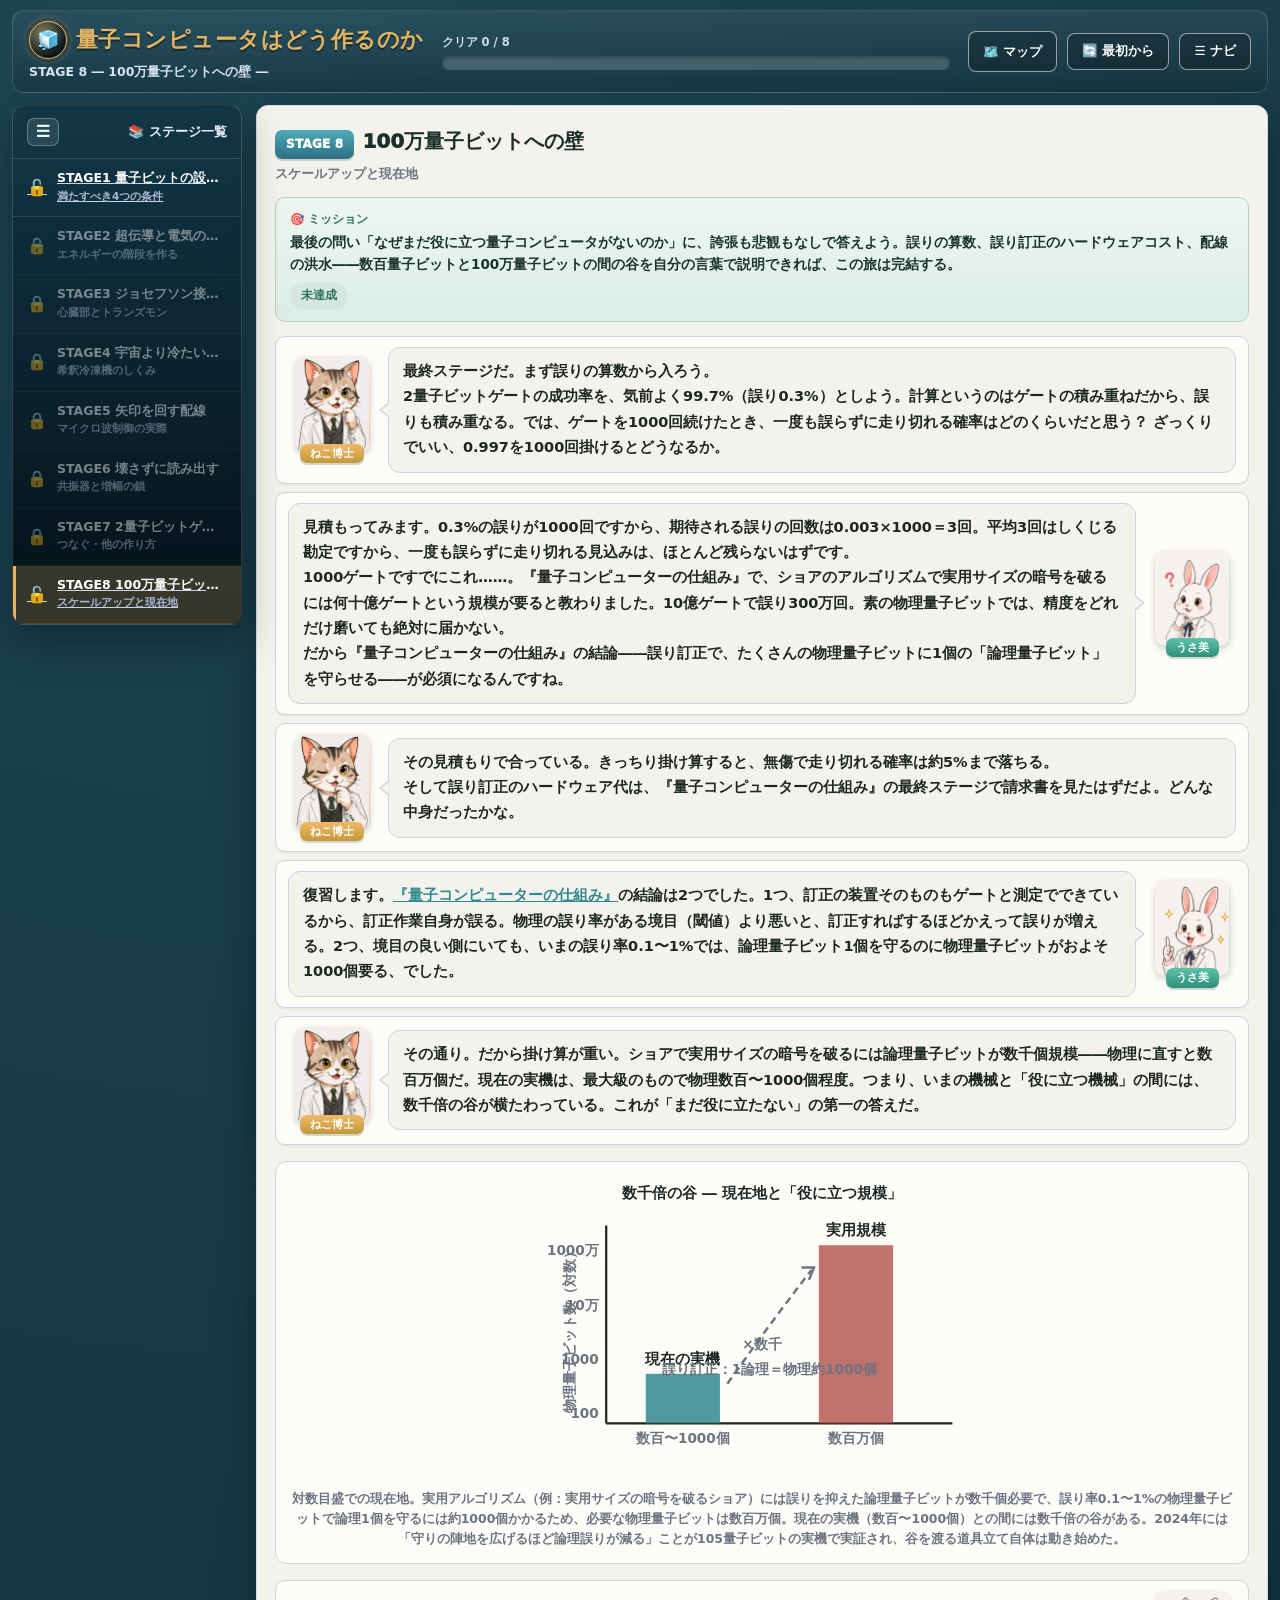
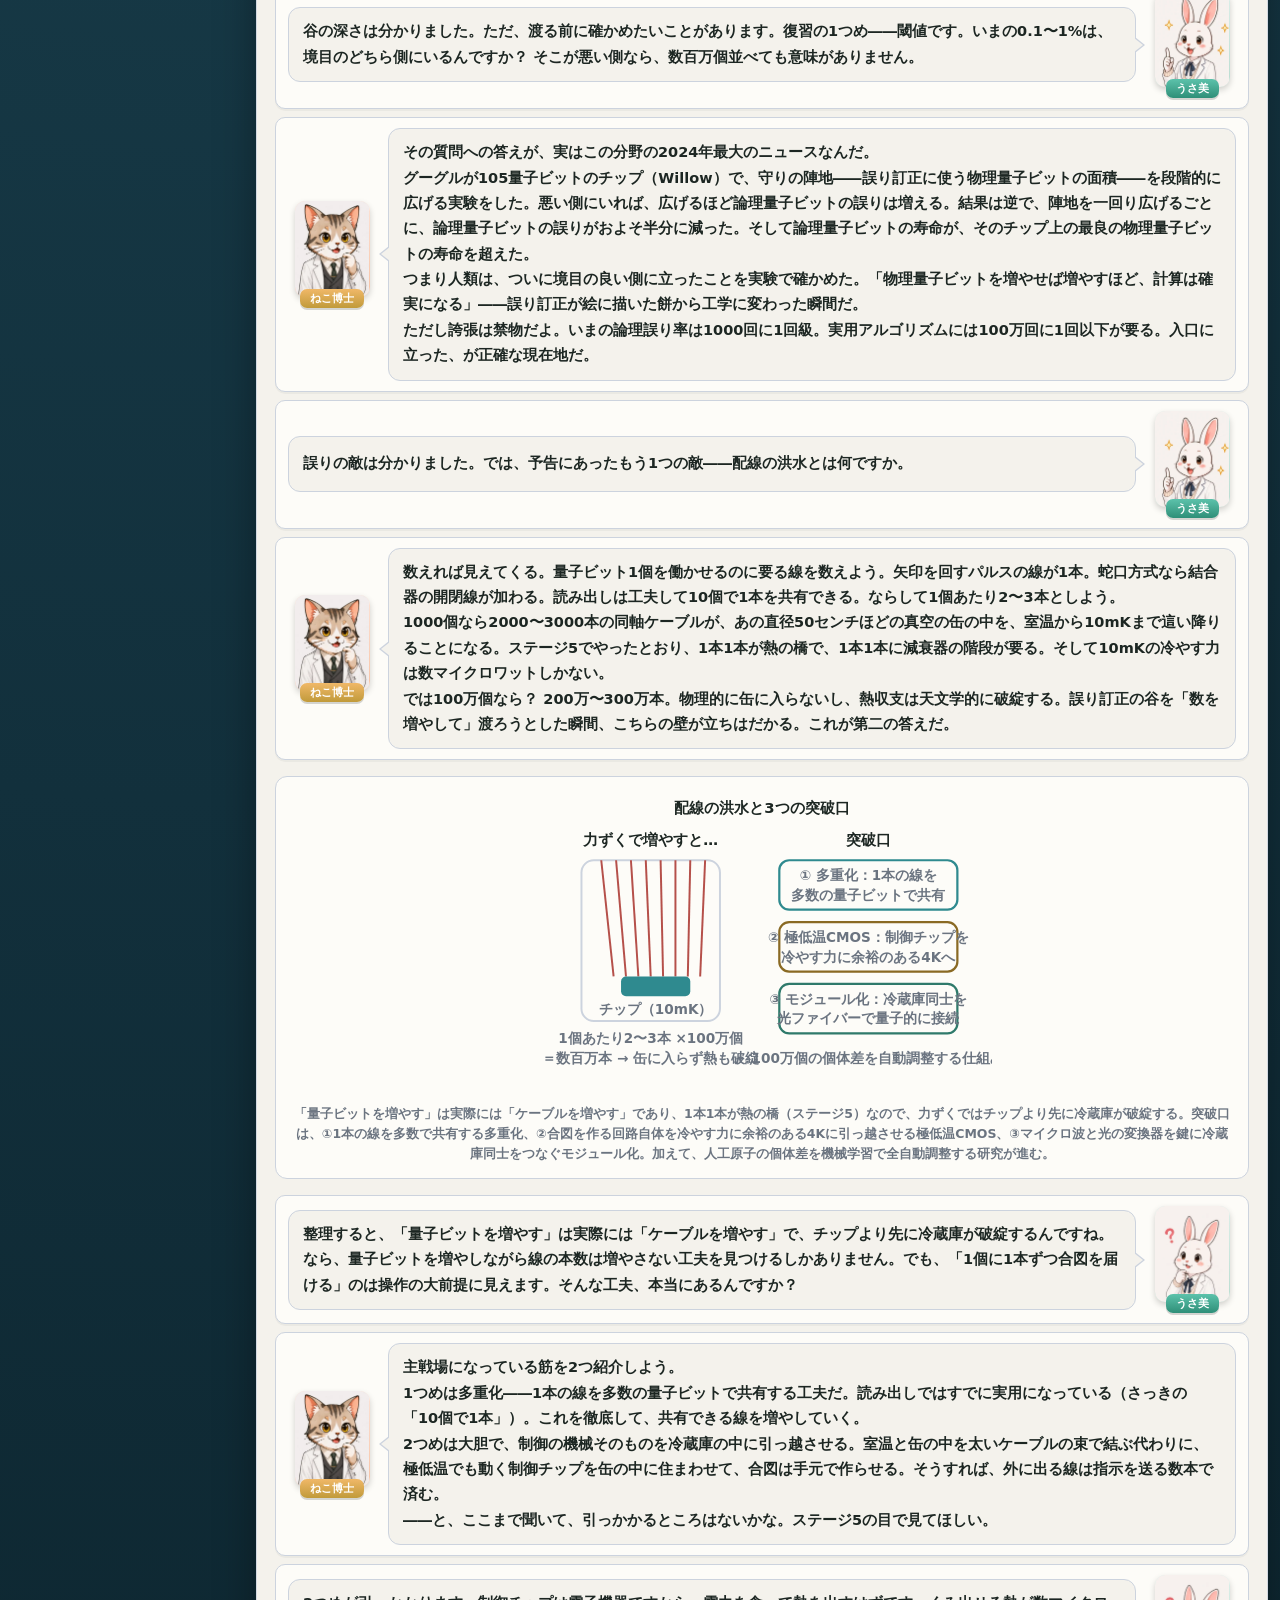
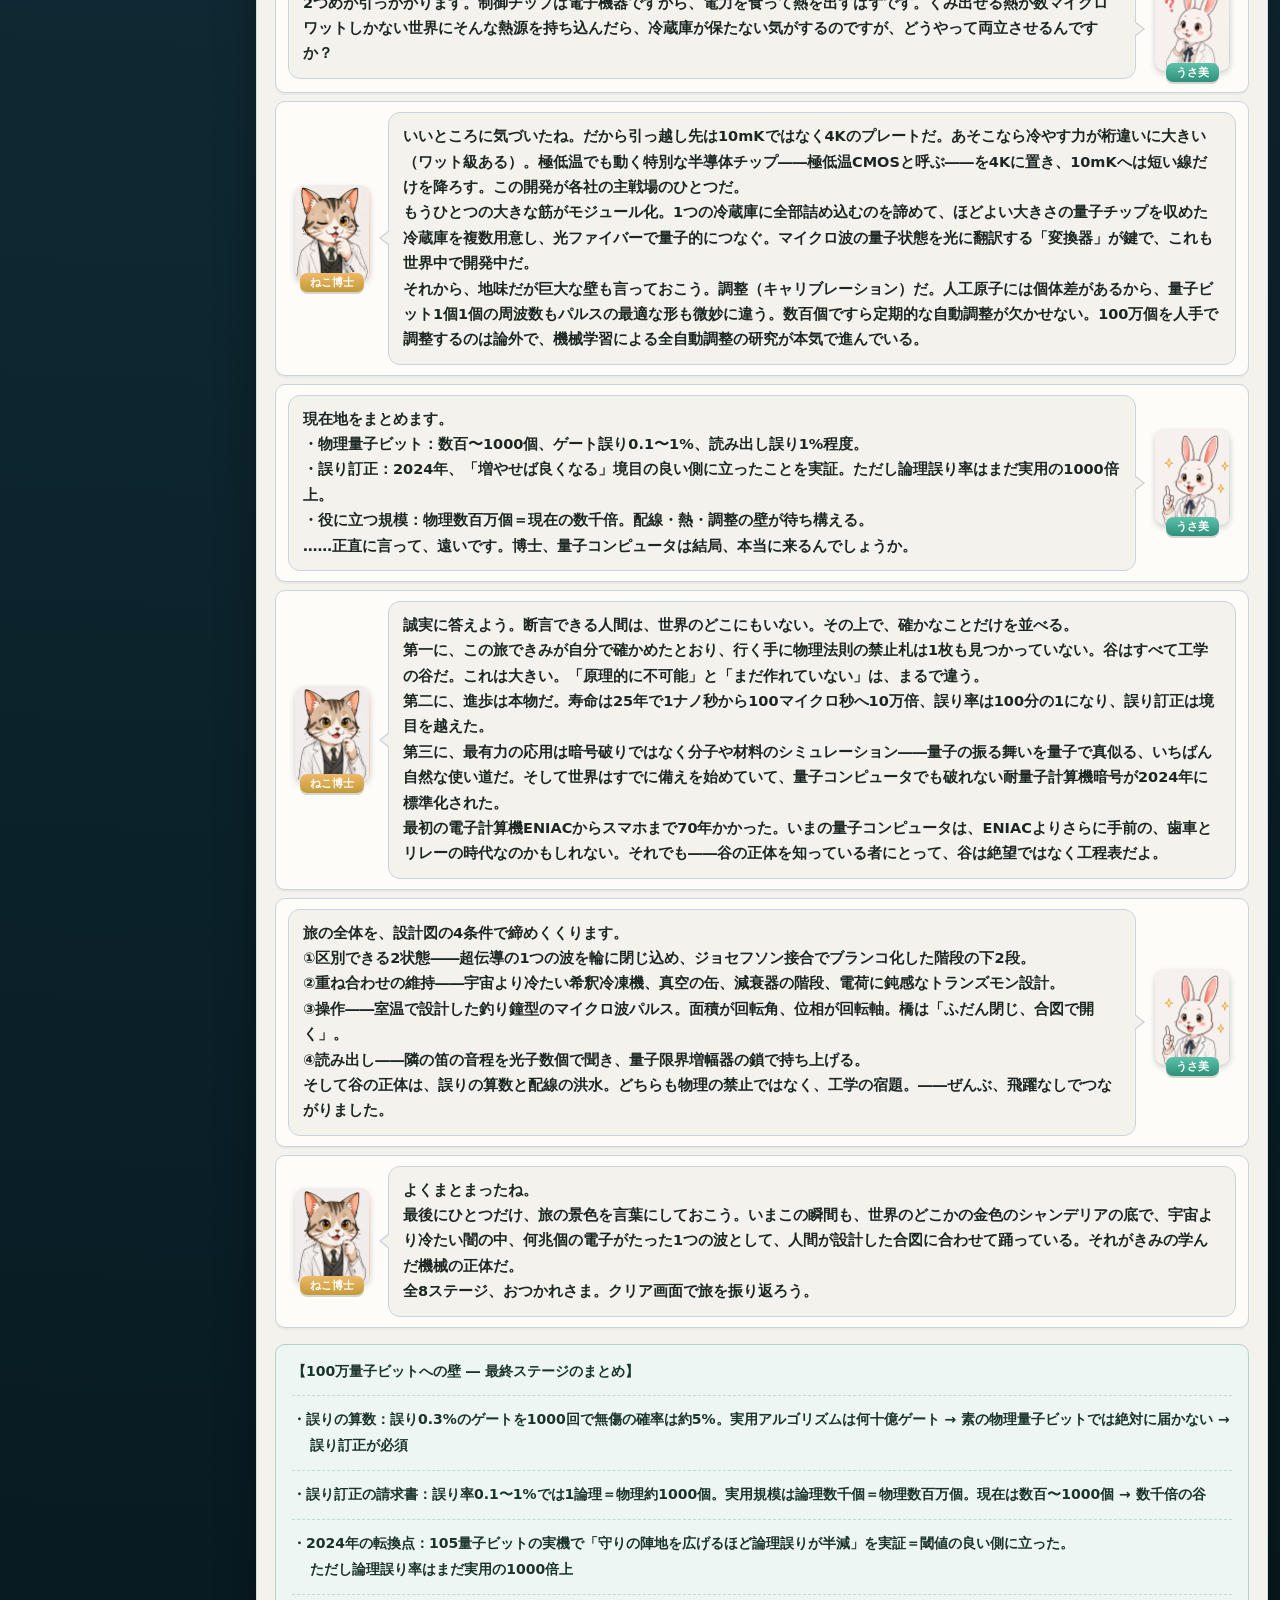
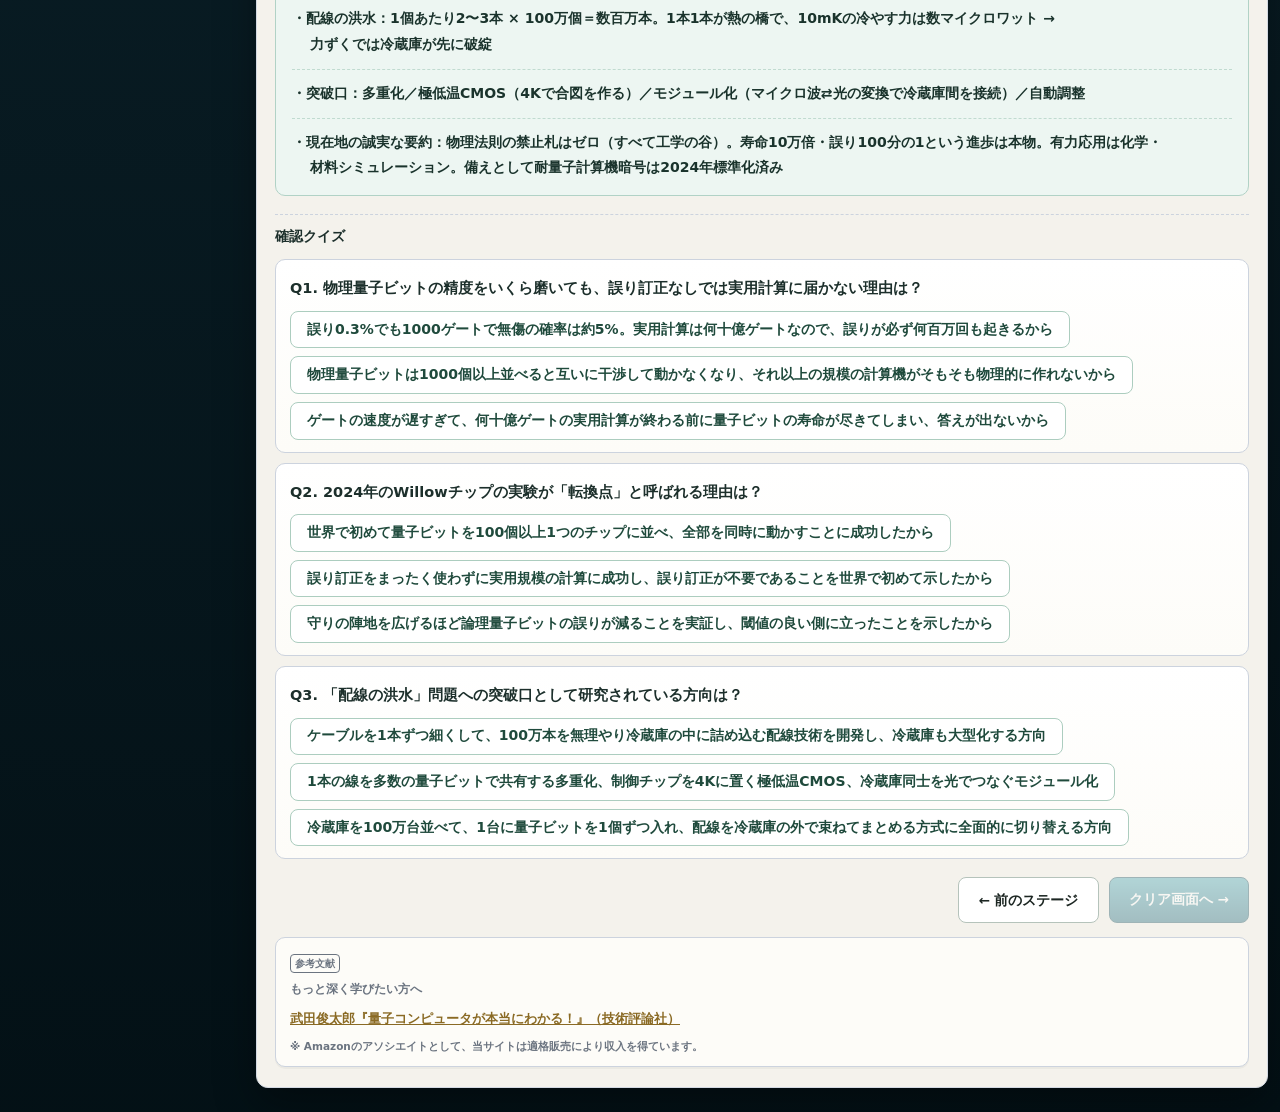
<file: stage8.html>
<!DOCTYPE html>
<html lang="ja">
<head>
<meta charset="UTF-8">
<meta name="viewport" content="width=device-width, initial-scale=1.0">
<meta name="theme-color" content="#12303c">
<!-- Google tag (gtag.js) -->
<script async src="https://www.googletagmanager.com/gtag/js?id=G-9RTQCP2HXM"></script>
<script>
  window.dataLayer = window.dataLayer || [];
  function gtag(){dataLayer.push(arguments);}
  gtag('js', new Date());
  gtag('config', 'G-9RTQCP2HXM');
</script>
<title>STAGE8 100万量子ビットへの壁 ― 量子コンピュータはどう作るのか</title>
<meta name="description" content="なぜまだ「役に立つ量子コンピュータ」がないのか。誤りの算数（0.3%の誤りが1000ゲートで計算を壊す）、誤り訂正のハードウェアコスト（1論理＝物理約1000個）、2024年の転換点、そして配線の洪水問題と多重化・極低温制御・モジュール化という突破口までを、誇張なしに直視する最終ステージ。">
<link rel="canonical" href="https://quantum-mechanics.habatakijuku.com/quantum-hardware/stage8">
<meta property="og:type" content="article">
<meta property="og:site_name" content="量子コンピュータはどう作るのか">
<meta property="og:locale" content="ja_JP">
<meta property="og:title" content="STAGE8 100万量子ビットへの壁 ― 量子コンピュータはどう作るのか">
<meta property="og:description" content="数百量子ビットと「役に立つ100万量子ビット」の間にある谷を、誇張なしに直視する。">
<meta property="og:url" content="https://quantum-mechanics.habatakijuku.com/quantum-hardware/stage8">
<meta property="og:image" content="https://quantum-mechanics.habatakijuku.com/quantum-hardware/images/ogp.png">
<meta property="og:image:width" content="1200">
<meta property="og:image:height" content="630">
<meta name="twitter:card" content="summary_large_image">
<link rel="icon" type="image/png" href="images/favicon.png">
<link rel="stylesheet" href="design-system.css">
<style>
  .qh-svg .label{fill:var(--muted);font-size:11px;font-weight:700}
  .qh-svg .strong{fill:var(--ink);font-size:12px;font-weight:900}
  .qh-svg .accent{fill:#2f8a8f;font-size:11px;font-weight:900}
</style>
</head>
<body>
<div class="app-shell side-collapsed" id="app-shell">
  <header class="game-header">
    <div class="brand">
      <div class="brand-title"><a class="head-reset home-badge" href="index.html" title="トップへ" aria-label="トップへ">🧊</a> <span>量子コンピュータはどう作るのか</span></div>
      <div class="brand-sub">STAGE 8 ― 100万量子ビットへの壁 ―</div>
    </div>
    <div class="head-progress-wrap">
      <div class="head-progress-label" id="progress-label">クリア 0 / 8</div>
      <div class="head-progress" role="progressbar" aria-label="クリア済みステージ数" aria-valuemin="0" aria-valuemax="8" aria-valuenow="0"><div class="head-progress-fill" id="progress-fill" style="width:0%"></div></div>
    </div>
    <div class="header-actions">
      <a class="head-reset" href="https://quantum-mechanics.habatakijuku.com/" title="量子力学、冒険の書（シリーズマップ）へ">🗺️ マップ</a>
      <button class="head-reset" id="btn-reset-all">🔄 最初から</button>
      <button class="head-reset" id="head-nav-toggle" title="ステージ一覧の表示切替">☰ ナビ</button>
    </div>
  </header>

  <div class="game-layout">
    <div class="side-backdrop" id="side-backdrop"></div>
    <aside class="side-panel">
      <div class="side-head">
        <button class="side-toggle" id="sidebar-toggle" title="ステージ一覧の表示切替" aria-label="ステージ一覧の表示切替">☰</button>
        <span class="side-head-text">📚 ステージ一覧</span>
      </div>
      <div class="side-list" id="side-list"></div>
    </aside>

    <main class="main-area">
      <div class="chapter-head">
        <span class="chapter-badge">STAGE 8</span><h1 class="chapter-title">100万量子ビットへの壁</h1>
        <div class="chapter-sub">スケールアップと現在地</div>
      </div>

      <div class="mission-box">
        <div class="mission-label">🎯 ミッション</div>
        <div class="mission-text">最後の問い「なぜまだ役に立つ量子コンピュータがないのか」に、誇張も悲観もなしで答えよう。誤りの算数、誤り訂正のハードウェアコスト、配線の洪水――数百量子ビットと100万量子ビットの間の谷を自分の言葉で説明できれば、この旅は完結する。</div>
        <span class="mission-status" id="mission-status">未達成</span>
      </div>

      <div class="dialogue-scene">
        <div class="dialog-row">
          <div class="dialog-character">
            <div class="dialog-avatar mentor"><img src="images/cat.webp" width="300" height="386" alt=""></div>
            <div class="dialog-name mentor">ねこ博士</div>
          </div>
          <div class="dialog-bubble">最終ステージだ。まず<strong>誤りの算数</strong>から入ろう。<br>2量子ビットゲートの成功率を、気前よく99.7%（誤り0.3%）としよう。計算というのはゲートの積み重ねだから、誤りも積み重なる。では、ゲートを<strong>1000回</strong>続けたとき、一度も誤らずに走り切れる確率はどのくらいだと思う？ ざっくりでいい、0.997を1000回掛けるとどうなるか。</div>
        </div>
        <div class="dialog-row right">
          <div class="dialog-character">
            <div class="dialog-avatar student"><img src="images/rabbitThink.webp" width="300" height="386" alt=""></div>
            <div class="dialog-name student">うさ美</div>
          </div>
          <div class="dialog-bubble">見積もってみます。0.3%の誤りが1000回ですから、期待される誤りの回数は0.003×1000＝<strong>3回</strong>。平均3回はしくじる勘定ですから、一度も誤らずに走り切れる見込みは、<strong>ほとんど残らない</strong>はずです。<br>1000ゲートですでにこれ……。『量子コンピューターの仕組み』で、ショアのアルゴリズムで実用サイズの暗号を破るには<strong>何十億ゲート</strong>という規模が要ると教わりました。10億ゲートで誤り300万回。素の物理量子ビットでは、精度をどれだけ磨いても<strong>絶対に届かない</strong>。<br>だから『量子コンピューターの仕組み』の結論――<strong>誤り訂正</strong>で、たくさんの物理量子ビットに1個の「論理量子ビット」を守らせる――が必須になるんですね。</div>
        </div>
        <div class="dialog-row">
          <div class="dialog-character">
            <div class="dialog-avatar mentor"><img src="images/catThink.webp" width="300" height="386" alt=""></div>
            <div class="dialog-name mentor">ねこ博士</div>
          </div>
          <div class="dialog-bubble">その見積もりで合っている。きっちり掛け算すると、無傷で走り切れる確率は<strong>約5%</strong>まで落ちる。<br>そして誤り訂正のハードウェア代は、『量子コンピューターの仕組み』の最終ステージで請求書を見たはずだよ。どんな中身だったかな。</div>
        </div>
        <div class="dialog-row right">
          <div class="dialog-character">
            <div class="dialog-avatar student"><img src="images/rabbit.webp" width="300" height="386" alt=""></div>
            <div class="dialog-name student">うさ美</div>
          </div>
          <div class="dialog-bubble">復習します。<a href="https://quantum-mechanics.habatakijuku.com/quantum-computer/" target="_blank" rel="noopener" style="color:#2f8a8f;text-decoration:underline">『量子コンピューターの仕組み』</a>の結論は2つでした。1つ、訂正の装置そのものもゲートと測定でできているから、<strong>訂正作業自身が誤る</strong>。物理の誤り率がある境目（閾値）より悪いと、訂正すればするほどかえって誤りが増える。2つ、境目の良い側にいても、いまの誤り率0.1〜1%では、論理量子ビット1個を守るのに物理量子ビットが<strong>およそ1000個</strong>要る、でした。</div>
        </div>
        <div class="dialog-row">
          <div class="dialog-character">
            <div class="dialog-avatar mentor"><img src="images/cat.webp" width="300" height="386" alt=""></div>
            <div class="dialog-name mentor">ねこ博士</div>
          </div>
          <div class="dialog-bubble">その通り。だから掛け算が重い。ショアで実用サイズの暗号を破るには論理量子ビットが数千個規模――物理に直すと<strong>数百万個</strong>だ。現在の実機は、最大級のもので物理<strong>数百〜1000個程度</strong>。つまり、いまの機械と「役に立つ機械」の間には、<strong>数千倍</strong>の谷が横たわっている。これが「まだ役に立たない」の第一の答えだ。</div>
        </div>
      </div>

      <div class="diagram-box">
        <svg class="qh-svg" viewBox="0 0 372 240" width="100%" role="img" aria-label="現在地と必要規模の谷を示す図。対数目盛の棒グラフで、現在の実機は物理量子ビット数百〜1000個、実用アルゴリズムには論理数千個＝物理数百万個が必要で、数千倍の開きがある">
          <text class="strong" x="186" y="18" text-anchor="middle">数千倍の谷 ― 現在地と「役に立つ規模」</text>
          <!-- 軸 -->
          <line x1="60" y1="200" x2="340" y2="200" stroke="var(--ink)" stroke-width="1.8"/>
          <line x1="60" y1="200" x2="60" y2="40" stroke="var(--ink)" stroke-width="1.8"/>
          <text class="label" x="34" y="124" text-anchor="middle" transform="rotate(-90 34 124)">物理量子ビット数（対数）</text>
          <!-- 目盛 -->
          <text class="label" x="54" y="196" text-anchor="end">100</text>
          <text class="label" x="54" y="152" text-anchor="end">1000</text>
          <text class="label" x="54" y="108" text-anchor="end">10万</text>
          <text class="label" x="54" y="64" text-anchor="end">1000万</text>
          <!-- 現在 -->
          <rect x="92" y="160" width="60" height="40" fill="#2f8a8f" opacity=".85"/>
          <text class="strong" x="122" y="152" text-anchor="middle" fill="#2f8a8f">現在の実機</text>
          <text class="label" x="122" y="216" text-anchor="middle">数百〜1000個</text>
          <!-- 必要 -->
          <rect x="232" y="56" width="60" height="144" fill="#b5504a" opacity=".8"/>
          <text class="strong" x="262" y="48" text-anchor="middle" fill="#b5504a">実用規模</text>
          <text class="label" x="262" y="216" text-anchor="middle">数百万個</text>
          <!-- 矢印 -->
          <path d="M 158 168 Q 192 120 226 76" stroke="var(--muted)" stroke-width="2" fill="none" stroke-dasharray="6 4"/>
          <path d="M 218 74 L 228 74 L 224 84" stroke="var(--muted)" stroke-width="2" fill="none"/>
          <text class="label" x="186" y="140" text-anchor="middle">×数千</text>
          <text class="label" x="192" y="160" text-anchor="middle">誤り訂正：1論理＝物理約1000個</text>
        </svg>
        <div class="diagram-caption">対数目盛での現在地。実用アルゴリズム（例：実用サイズの暗号を破るショア）には誤りを抑えた<strong>論理量子ビット</strong>が数千個必要で、誤り率0.1〜1%の物理量子ビットで論理1個を守るには<strong>約1000個</strong>かかるため、必要な物理量子ビットは<strong>数百万個</strong>。現在の実機（数百〜1000個）との間には数千倍の谷がある。2024年には「守りの陣地を広げるほど論理誤りが減る」ことが105量子ビットの実機で実証され、谷を渡る道具立て自体は動き始めた。</div>
      </div>

      <div class="dialogue-scene">
        <div class="dialog-row right">
          <div class="dialog-character">
            <div class="dialog-avatar student"><img src="images/rabbit.webp" width="300" height="386" alt=""></div>
            <div class="dialog-name student">うさ美</div>
          </div>
          <div class="dialog-bubble">谷の深さは分かりました。ただ、渡る前に確かめたいことがあります。復習の1つめ――閾値です。いまの0.1〜1%は、境目の<strong>どちら側</strong>にいるんですか？ そこが悪い側なら、数百万個並べても意味がありません。</div>
        </div>
        <div class="dialog-row">
          <div class="dialog-character">
            <div class="dialog-avatar mentor"><img src="images/cat.webp" width="300" height="386" alt=""></div>
            <div class="dialog-name mentor">ねこ博士</div>
          </div>
          <div class="dialog-bubble">その質問への答えが、実はこの分野の<strong>2024年最大のニュース</strong>なんだ。<br>グーグルが105量子ビットのチップ（Willow）で、守りの陣地――誤り訂正に使う物理量子ビットの面積――を段階的に広げる実験をした。悪い側にいれば、広げるほど論理量子ビットの誤りは増える。結果は逆で、<strong>陣地を一回り広げるごとに、論理量子ビットの誤りがおよそ半分に減った</strong>。そして論理量子ビットの寿命が、そのチップ上の最良の物理量子ビットの寿命を超えた。<br>つまり人類は、ついに境目の<strong>良い側</strong>に立ったことを実験で確かめた。「物理量子ビットを増やせば増やすほど、計算は確実になる」――誤り訂正が絵に描いた餅から工学に変わった瞬間だ。<br>ただし誇張は禁物だよ。いまの論理誤り率は1000回に1回級。実用アルゴリズムには<strong>100万回に1回以下</strong>が要る。入口に立った、が正確な現在地だ。</div>
        </div>
        <div class="dialog-row right">
          <div class="dialog-character">
            <div class="dialog-avatar student"><img src="images/rabbit.webp" width="300" height="386" alt=""></div>
            <div class="dialog-name student">うさ美</div>
          </div>
          <div class="dialog-bubble">誤りの敵は分かりました。では、予告にあったもう1つの敵――<strong>配線の洪水</strong>とは何ですか。</div>
        </div>
        <div class="dialog-row">
          <div class="dialog-character">
            <div class="dialog-avatar mentor"><img src="images/cat.webp" width="300" height="386" alt=""></div>
            <div class="dialog-name mentor">ねこ博士</div>
          </div>
          <div class="dialog-bubble">数えれば見えてくる。量子ビット1個を働かせるのに要る線を数えよう。矢印を回すパルスの線が1本。蛇口方式なら結合器の開閉線が加わる。読み出しは工夫して10個で1本を共有できる。ならして1個あたり<strong>2〜3本</strong>としよう。<br>1000個なら2000〜3000本の同軸ケーブルが、あの直径50センチほどの真空の缶の中を、室温から10mKまで這い降りることになる。ステージ5でやったとおり、<strong>1本1本が熱の橋で、1本1本に減衰器の階段が要る</strong>。そして10mKの冷やす力は数マイクロワットしかない。<br>では100万個なら？ <strong>200万〜300万本</strong>。物理的に缶に入らないし、熱収支は天文学的に破綻する。誤り訂正の谷を「数を増やして」渡ろうとした瞬間、こちらの壁が立ちはだかる。これが第二の答えだ。</div>
        </div>
      </div>

      <div class="diagram-box">
        <svg class="qh-svg" viewBox="0 0 372 240" width="100%" role="img" aria-label="配線の洪水と突破口の図。左は現在方式で、量子ビット1個あたり2〜3本のケーブルが室温から10mKまで降りるため、100万個では数百万本となり破綻する。右は突破口で、読み出しの多重化、4Kに置く極低温制御チップ、冷蔵庫同士を光ファイバーでつなぐモジュール化を示す">
          <text class="strong" x="186" y="18" text-anchor="middle">配線の洪水と3つの突破口</text>
          <!-- 左: 現在 -->
          <text class="strong" x="96" y="44" text-anchor="middle">力ずくで増やすと…</text>
          <rect x="40" y="56" width="112" height="130" rx="10" fill="none" stroke="var(--line)" stroke-width="1.6"/>
          <g stroke="#b5504a" stroke-width="1.6">
            <line x1="56" y1="56" x2="66" y2="150"/><line x1="68" y1="56" x2="76" y2="150"/>
            <line x1="80" y1="56" x2="86" y2="150"/><line x1="92" y1="56" x2="96" y2="150"/>
            <line x1="104" y1="56" x2="106" y2="150"/><line x1="116" y1="56" x2="116" y2="150"/>
            <line x1="128" y1="56" x2="126" y2="150"/><line x1="140" y1="56" x2="136" y2="150"/>
          </g>
          <rect x="72" y="150" width="56" height="16" rx="4" fill="#2f8a8f"/>
          <text class="label" x="100" y="180" text-anchor="middle">チップ（10mK）</text>
          <text class="label" x="96" y="204" text-anchor="middle">1個あたり2〜3本 ×100万個</text>
          <text class="label" x="96" y="220" text-anchor="middle">＝数百万本 → 缶に入らず熱も破綻</text>
          <!-- 右: 突破口 -->
          <text class="strong" x="272" y="44" text-anchor="middle">突破口</text>
          <rect x="200" y="56" width="144" height="40" rx="8" fill="var(--paper2)" stroke="#2f8a8f" stroke-width="1.8"/>
          <text class="label" x="272" y="72" text-anchor="middle">① 多重化：1本の線を</text>
          <text class="label" x="272" y="88" text-anchor="middle">多数の量子ビットで共有</text>
          <rect x="200" y="106" width="144" height="40" rx="8" fill="var(--paper2)" stroke="#8a6a24" stroke-width="1.8"/>
          <text class="label" x="272" y="122" text-anchor="middle">② 極低温CMOS：制御チップを</text>
          <text class="label" x="272" y="138" text-anchor="middle">冷やす力に余裕のある4Kへ</text>
          <rect x="200" y="156" width="144" height="40" rx="8" fill="var(--paper2)" stroke="#2f7a6b" stroke-width="1.8"/>
          <text class="label" x="272" y="172" text-anchor="middle">③ モジュール化：冷蔵庫同士を</text>
          <text class="label" x="272" y="188" text-anchor="middle">光ファイバーで量子的に接続</text>
          <text class="label" x="272" y="220" text-anchor="middle">＋ 100万個の個体差を自動調整する仕組み</text>
        </svg>
        <div class="diagram-caption">「量子ビットを増やす」は実際には「ケーブルを増やす」であり、1本1本が熱の橋（ステージ5）なので、力ずくでは<strong>チップより先に冷蔵庫が破綻する</strong>。突破口は、①1本の線を多数で共有する<strong>多重化</strong>、②合図を作る回路自体を冷やす力に余裕のある4Kに引っ越させる<strong>極低温CMOS</strong>、③マイクロ波と光の変換器を鍵に冷蔵庫同士をつなぐ<strong>モジュール化</strong>。加えて、人工原子の個体差を機械学習で全自動調整する研究が進む。</div>
      </div>

      <div class="dialogue-scene">
        <div class="dialog-row right">
          <div class="dialog-character">
            <div class="dialog-avatar student"><img src="images/rabbitThink.webp" width="300" height="386" alt=""></div>
            <div class="dialog-name student">うさ美</div>
          </div>
          <div class="dialog-bubble">整理すると、「量子ビットを増やす」は実際には「ケーブルを増やす」で、チップより先に<strong>冷蔵庫が破綻する</strong>んですね。<br>なら、量子ビットを増やしながら<strong>線の本数は増やさない</strong>工夫を見つけるしかありません。でも、「1個に1本ずつ合図を届ける」のは操作の大前提に見えます。そんな工夫、本当にあるんですか？</div>
        </div>
        <div class="dialog-row">
          <div class="dialog-character">
            <div class="dialog-avatar mentor"><img src="images/cat.webp" width="300" height="386" alt=""></div>
            <div class="dialog-name mentor">ねこ博士</div>
          </div>
          <div class="dialog-bubble">主戦場になっている筋を2つ紹介しよう。<br>1つめは<strong>多重化</strong>――1本の線を多数の量子ビットで共有する工夫だ。読み出しではすでに実用になっている（さっきの「10個で1本」）。これを徹底して、共有できる線を増やしていく。<br>2つめは大胆で、<strong>制御の機械そのものを冷蔵庫の中に引っ越させる</strong>。室温と缶の中を太いケーブルの束で結ぶ代わりに、極低温でも動く制御チップを缶の中に住まわせて、合図は<strong>手元で</strong>作らせる。そうすれば、外に出る線は指示を送る数本で済む。<br>――と、ここまで聞いて、引っかかるところはないかな。ステージ5の目で見てほしい。</div>
        </div>
        <div class="dialog-row right">
          <div class="dialog-character">
            <div class="dialog-avatar student"><img src="images/rabbitThink.webp" width="300" height="386" alt=""></div>
            <div class="dialog-name student">うさ美</div>
          </div>
          <div class="dialog-bubble">2つめが引っかかります。制御チップは電子機器ですから、<strong>電力を食って熱を出す</strong>はずです。くみ出せる熱が数マイクロワットしかない世界にそんな熱源を持ち込んだら、冷蔵庫が保たない気がするのですが、どうやって両立させるんですか？</div>
        </div>
        <div class="dialog-row">
          <div class="dialog-character">
            <div class="dialog-avatar mentor"><img src="images/catThink.webp" width="300" height="386" alt=""></div>
            <div class="dialog-name mentor">ねこ博士</div>
          </div>
          <div class="dialog-bubble">いいところに気づいたね。だから引っ越し先は10mKではなく<strong>4Kのプレート</strong>だ。あそこなら冷やす力が桁違いに大きい（ワット級ある）。極低温でも動く特別な半導体チップ――<strong>極低温CMOS</strong>と呼ぶ――を4Kに置き、10mKへは短い線だけを降ろす。この開発が各社の主戦場のひとつだ。<br>もうひとつの大きな筋が<strong>モジュール化</strong>。1つの冷蔵庫に全部詰め込むのを諦めて、ほどよい大きさの量子チップを収めた冷蔵庫を複数用意し、<strong>光ファイバーで量子的につなぐ</strong>。マイクロ波の量子状態を光に翻訳する「変換器」が鍵で、これも世界中で開発中だ。<br>それから、地味だが巨大な壁も言っておこう。<strong>調整（キャリブレーション）</strong>だ。人工原子には個体差があるから、量子ビット1個1個の周波数もパルスの最適な形も微妙に違う。数百個ですら定期的な自動調整が欠かせない。100万個を人手で調整するのは論外で、<strong>機械学習による全自動調整</strong>の研究が本気で進んでいる。</div>
        </div>
        <div class="dialog-row right">
          <div class="dialog-character">
            <div class="dialog-avatar student"><img src="images/rabbit.webp" width="300" height="386" alt=""></div>
            <div class="dialog-name student">うさ美</div>
          </div>
          <div class="dialog-bubble">現在地をまとめます。<br>・物理量子ビット：数百〜1000個、ゲート誤り0.1〜1%、読み出し誤り1%程度。<br>・誤り訂正：2024年、「増やせば良くなる」境目の良い側に立ったことを実証。ただし論理誤り率はまだ実用の1000倍上。<br>・役に立つ規模：物理数百万個＝現在の数千倍。配線・熱・調整の壁が待ち構える。<br>……正直に言って、遠いです。博士、量子コンピュータは結局、<strong>本当に来る</strong>んでしょうか。</div>
        </div>
        <div class="dialog-row">
          <div class="dialog-character">
            <div class="dialog-avatar mentor"><img src="images/cat.webp" width="300" height="386" alt=""></div>
            <div class="dialog-name mentor">ねこ博士</div>
          </div>
          <div class="dialog-bubble">誠実に答えよう。<strong>断言できる人間は、世界のどこにもいない</strong>。その上で、確かなことだけを並べる。<br>第一に、この旅できみが自分で確かめたとおり、行く手に<strong>物理法則の禁止札は1枚も見つかっていない</strong>。谷はすべて工学の谷だ。これは大きい。「原理的に不可能」と「まだ作れていない」は、まるで違う。<br>第二に、進歩は本物だ。寿命は25年で1ナノ秒から100マイクロ秒へ<strong>10万倍</strong>、誤り率は100分の1になり、誤り訂正は境目を越えた。<br>第三に、最有力の応用は暗号破りではなく<strong>分子や材料のシミュレーション</strong>――量子の振る舞いを量子で真似る、いちばん自然な使い道だ。そして世界はすでに備えを始めていて、量子コンピュータでも破れない<strong>耐量子計算機暗号</strong>が2024年に標準化された。<br>最初の電子計算機ENIACからスマホまで70年かかった。いまの量子コンピュータは、ENIACよりさらに手前の、歯車とリレーの時代なのかもしれない。それでも――谷の正体を知っている者にとって、谷は絶望ではなく<strong>工程表</strong>だよ。</div>
        </div>
        <div class="dialog-row right">
          <div class="dialog-character">
            <div class="dialog-avatar student"><img src="images/rabbit.webp" width="300" height="386" alt=""></div>
            <div class="dialog-name student">うさ美</div>
          </div>
          <div class="dialog-bubble">旅の全体を、設計図の4条件で締めくくります。<br><strong>①区別できる2状態</strong>――超伝導の1つの波を輪に閉じ込め、ジョセフソン接合でブランコ化した階段の下2段。<br><strong>②重ね合わせの維持</strong>――宇宙より冷たい希釈冷凍機、真空の缶、減衰器の階段、電荷に鈍感なトランズモン設計。<br><strong>③操作</strong>――室温で設計した釣り鐘型のマイクロ波パルス。面積が回転角、位相が回転軸。橋は「ふだん閉じ、合図で開く」。<br><strong>④読み出し</strong>――隣の笛の音程を光子数個で聞き、量子限界増幅器の鎖で持ち上げる。<br>そして谷の正体は、誤りの算数と配線の洪水。どちらも物理の禁止ではなく、工学の宿題。――ぜんぶ、飛躍なしでつながりました。</div>
        </div>
        <div class="dialog-row">
          <div class="dialog-character">
            <div class="dialog-avatar mentor"><img src="images/cat.webp" width="300" height="386" alt=""></div>
            <div class="dialog-name mentor">ねこ博士</div>
          </div>
          <div class="dialog-bubble">よくまとまったね。<br>最後にひとつだけ、旅の景色を言葉にしておこう。いまこの瞬間も、世界のどこかの金色のシャンデリアの底で、宇宙より冷たい闇の中、<strong>何兆個の電子がたった1つの波として、人間が設計した合図に合わせて踊っている</strong>。それがきみの学んだ機械の正体だ。<br>全8ステージ、おつかれさま。クリア画面で旅を振り返ろう。</div>
        </div>
      </div>

      <div class="formula-box">
        <span class="step">【100万量子ビットへの壁 ― 最終ステージのまとめ】</span>
        <span class="step">・<strong>誤りの算数</strong>：誤り0.3%のゲートを1000回で無傷の確率は約5%。実用アルゴリズムは何十億ゲート → 素の物理量子ビットでは<span class="nw">絶対に届かない</span> → 誤り訂正が必須</span>
        <span class="step">・<strong>誤り訂正の請求書</strong>：誤り率0.1〜1%では1論理＝物理約1000個。実用規模は論理数千個＝<strong>物理数百万個</strong>。現在は数百〜1000個 → <strong>数千倍の谷</strong></span>
        <span class="step">・<strong>2024年の転換点</strong>：105量子ビットの実機で「守りの陣地を広げるほど論理誤りが半減」を実証＝閾値の良い側に立った。ただし論理誤り率はまだ実用の1000倍上</span>
        <span class="step">・<strong>配線の洪水</strong>：1個あたり2〜3本 × 100万個＝数百万本。1本1本が熱の橋で、10mKの冷やす力は数マイクロワット → 力ずくでは冷蔵庫が先に破綻</span>
        <span class="step">・突破口：<strong>多重化</strong>／<strong>極低温CMOS</strong>（4Kで合図を作る）／<strong>モジュール化</strong>（マイクロ波⇄光の変換で冷蔵庫間を接続）／<strong>自動調整</strong></span>
        <span class="step">・現在地の誠実な要約：物理法則の禁止札はゼロ（すべて工学の谷）。寿命10万倍・誤り100分の1という進歩は本物。有力応用は<strong>化学・材料シミュレーション</strong>。備えとして<span class="nw">耐量子計算機暗号は2024年標準化済み</span></span>
      </div>

      <h2 class="quiz-head">確認クイズ</h2>
      <div class="quiz-card" data-quiz>
        <p class="quiz-q">Q1. 物理量子ビットの精度をいくら磨いても、誤り訂正なしでは実用計算に届かない理由は？</p>
        <div class="choice-list">
          <button class="choice-btn">誤り0.3%でも1000ゲートで無傷の確率は約5%。実用計算は何十億ゲートなので、誤りが必ず何百万回も起きるから</button>
          <button class="choice-btn">物理量子ビットは1000個以上並べると互いに干渉して動かなくなり、それ以上の規模の計算機がそもそも物理的に作れないから</button>
          <button class="choice-btn">ゲートの速度が遅すぎて、何十億ゲートの実用計算が終わる前に量子ビットの寿命が尽きてしまい、答えが出ないから</button>
        </div>
        <div class="quiz-explain" hidden>正解！ 誤りはゲートの回数だけ積み重なる。0.997を1000回掛けると約0.05、つまり1000ゲートですでに95%の確率でどこかが壊れる。何十億ゲートの実用計算では、素の物理量子ビットの精度改善だけでは桁が何個も足りず、多数の物理量子ビットで論理量子ビットを守る誤り訂正が必須になる。</div>
      </div>

      <div class="quiz-card" data-quiz>
        <p class="quiz-q">Q2. 2024年のWillowチップの実験が「転換点」と呼ばれる理由は？</p>
        <div class="choice-list">
          <button class="choice-btn">世界で初めて量子ビットを100個以上1つのチップに並べ、全部を同時に動かすことに成功したから</button>
          <button class="choice-btn">誤り訂正をまったく使わずに実用規模の計算に成功し、誤り訂正が不要であることを世界で初めて示したから</button>
          <button class="choice-btn">守りの陣地を広げるほど論理量子ビットの誤りが減ることを実証し、閾値の良い側に立ったことを示したから</button>
        </div>
        <div class="quiz-explain" hidden>正解！ 物理誤り率が閾値より悪ければ、誤り訂正は広げるほど逆効果になる。Willowは陣地を一回り広げるごとに論理誤りがおよそ半分になることを示し、論理量子ビットの寿命が最良の物理量子ビットを超えた。「物理量子ビットを増やせば計算が確実になる」時代の入口に立った実証だ。ただし論理誤り率はまだ実用要求の1000倍上にある。</div>
      </div>

      <div class="quiz-card" data-quiz>
        <p class="quiz-q">Q3. 「配線の洪水」問題への突破口として研究されている方向は？</p>
        <div class="choice-list">
          <button class="choice-btn">ケーブルを1本ずつ細くして、100万本を無理やり冷蔵庫の中に詰め込む配線技術を開発し、冷蔵庫も大型化する方向</button>
          <button class="choice-btn">1本の線を多数の量子ビットで共有する多重化、制御チップを4Kに置く極低温CMOS、冷蔵庫同士を光でつなぐモジュール化</button>
          <button class="choice-btn">冷蔵庫を100万台並べて、1台に量子ビットを1個ずつ入れ、配線を冷蔵庫の外で束ねてまとめる方式に全面的に切り替える方向</button>
        </div>
        <div class="quiz-explain" hidden>正解！ 1本1本が熱の橋である以上、本数そのものを減らすしかない。読み出しの多重化はすでに実用（1本で10個程度）。制御チップの引っ越し先が10mKでなく4Kなのは、あちらには冷やす力がワット級あるから。モジュール化の鍵はマイクロ波の量子状態を光に翻訳する変換器で、世界中で開発が進む。</div>
      </div>

      <div class="stage-nav">
        <a class="btn" href="stage7.html">← 前のステージ</a>
        <button class="btn btn-primary" id="btn-next" disabled>クリア画面へ →</button>
      </div>

      <div id="book-recommend"></div>
    </main>
  </div>
</div>

<script src="js/progress.js"></script>
<script>QH.initStagePage(8);</script>
<script src="https://my.habatakijuku.com/sync.js" defer></script>
</body>
</html>
</file>
<file: design-system.css>
/* ============================================================
   QUEST TEMPLATE — design system
   フェルト×クリーム紙×ゴールドを基調にした、学習クエスト系サイトの
   見た目だけを抜き出した共通デザインシステム。
   クイズ判定・進捗管理・ダイアログ内容などのロジックは含まない。
   色を変えたいときは :root の変数だけ差し替えればOK。
   ============================================================ */

/* ギリシャ文字（Α-Ω, α-ω）を数学組版用のSTIX Two Text Italic（SIL OFLライセンス）で描画し、
   数式らしい字形にする（特にνは右ストロークが強くカーブし、英字のvと見分けやすくなる）。
   woff2はギリシャ文字のみのサブセット(約7KB)を同梱 */
@font-face{
  font-family:"GreekNu";
  src:url("fonts/greek-stix-italic.woff2") format("woff2"),local("Georgia Italic"),local("Times New Roman Italic");
  font-weight:100 900;
  unicode-range:U+0391-03A1,U+03A3-03A9,U+03B1-03C9;
}
/* プライム記号（′ ″）は日本語フォントに落ちると全角幅になり、|ψ′|² などで絶対値記号との間が空きすぎる。
   欧文フォントの細い字形で描く（無ければ従来どおり後続のフォントへ） */
@font-face{
  font-family:"GreekNu";
  src:local("Arial"),local("Helvetica Neue"),local("Helvetica"),local("Segoe UI"),local("Roboto");
  font-weight:100 900;
  unicode-range:U+2032-2033;
}


*,*::before,*::after{box-sizing:border-box;margin:0;padding:0}
html{-webkit-text-size-adjust:100%;text-size-adjust:100%;scroll-behavior:smooth}
html,body{max-width:100vw;overflow-x:hidden}

:root{
  /* ベース配色（ハードウェアカラー：希釈冷凍機の極低温ティール×金メッキ銅）。差し替えればテーマが丸ごと変わる */
  --bg1:#12303c;--bg2:#1d4655;--bg3:#031015;
  --paper:#f4f2ec;--paper2:#fdfcf8;--ink:#1c2622;--muted:#6b7480;--line:#ccd3de;
  --gold:#e3b563;--gold-dark:#8a6a24;--gold-light:#f5e3ba;
  --felt:#14384a;--felt-dark:#05121a;
  --ok:#2f9e5c;--ok-bg:#e6f5ec;--ok-bd:#8fd1ab;
  --ng:#c8433f;--ng-bg:#fbe9e8;--ng-bd:#e79a97;
  --shadow:0 16px 40px rgba(0,0,0,.35);
  --r:10px;--r-lg:16px;
  --f:"GreekNu",system-ui,-apple-system,"Hiragino Sans","Yu Gothic",sans-serif;
}

body{
  font-family:var(--f);color:var(--ink);font-weight:600;min-height:100vh;line-height:1.7;
  background:radial-gradient(circle at 20% 0%,var(--bg2) 0,var(--bg1) 40%,var(--bg3) 100%);
}
a{color:inherit}
/* ボタンや入力欄はフォントを継承しない仕様なので、明示的に本文フォント（ギリシャ文字用GreekNuを含む）を引き継がせる */
button,input,select,textarea{font-family:inherit}
button,a{-webkit-tap-highlight-color:transparent}

/* ==========================================================
   1. ページ共通シェル（内側ページ：ヘッダー＋サイドバー＋メイン）
   ========================================================== */
.app-shell{min-height:100vh;display:flex;flex-direction:column;gap:12px;padding:10px 12px 24px}

/* ヘッダー */
.game-header{display:flex;align-items:center;gap:18px;flex-wrap:wrap;color:#fff;padding:10px 16px;
  background:linear-gradient(180deg,rgba(255,255,255,.06),rgba(0,0,0,.14));border-radius:12px;border:1px solid rgba(255,255,255,.15)}
.brand{display:flex;flex-direction:column;gap:2px;min-width:220px}
/* brand-title の中にホームバッジ(アイコン)を入れると、それ自体がトップへ戻るボタンになる */
.brand-title{display:flex;align-items:center;gap:9px;font-size:22px;font-weight:950;letter-spacing:.02em;color:var(--gold);text-shadow:0 2px 0 rgba(0,0,0,.4)}
.brand-sub{font-size:12.5px;font-weight:800;color:#d9e4f5}
.head-progress-wrap{flex:1;min-width:160px;display:flex;flex-direction:column;gap:4px}
.head-progress-label{font-size:11.5px;color:#cfdcf0;font-weight:800}
.head-progress{height:14px;background:rgba(255,255,255,.18);border-radius:999px;overflow:hidden;box-shadow:inset 0 2px 4px rgba(0,0,0,.3)}
.head-progress-fill{height:100%;width:0;background:linear-gradient(90deg,#c4e4ea,#2b7183);border-radius:999px;transition:width .4s}
.head-reset{padding:9px 14px;border:1.5px solid rgba(255,255,255,.55);border-radius:8px;background:rgba(0,0,0,.2);color:#fff;font-size:12.5px;font-weight:800;cursor:pointer;white-space:nowrap}
.head-reset:hover{background:rgba(255,255,255,.12)}
a.head-reset{text-decoration:none;display:inline-flex;align-items:center}
/* 円形バッジ（ブランドアイコン兼トップへ戻るボタン） */
.head-reset.home-badge{width:38px;height:38px;flex-shrink:0;padding:0;border-radius:50%;justify-content:center;background:radial-gradient(circle at 35% 30%, rgba(227,181,99,.5), rgba(3,16,21,1) 75%);border:1.5px solid var(--gold);box-shadow:0 0 0 3px rgba(0,0,0,.25),0 0 10px -2px var(--gold);font-size:18px}
.head-reset.home-badge:hover{box-shadow:0 0 0 3px rgba(0,0,0,.25),0 0 16px 0 var(--gold);background:rgba(0,0,0,.12);transform:translateY(-2px) scale(1.07)}
.header-actions{display:flex;align-items:center;gap:10px;margin-left:auto;flex-shrink:0}

/* レイアウト（サイドバー折りたたみ対応のオフキャンバス方式） */
.game-layout{display:grid;grid-template-columns:230px minmax(0,1fr);gap:14px;align-items:start;transition:grid-template-columns .25s ease}
.side-backdrop{display:none}

/* サイドバー */
.side-panel{background:linear-gradient(180deg,rgba(18,54,70,.92),rgba(4,14,20,.95));border:1px solid rgba(255,255,255,.16);
  border-radius:12px;box-shadow:var(--shadow);overflow:hidden;position:sticky;top:10px;transition:width .25s ease}
.side-head{padding:12px 14px;font-size:13px;font-weight:900;color:#eaf0fa;border-bottom:1px solid rgba(255,255,255,.14);
  display:flex;align-items:center;gap:8px;min-height:20px}
.side-head-text{white-space:nowrap}
.side-toggle{width:32px;height:28px;border:1px solid rgba(255,255,255,.28);border-radius:7px;background:rgba(255,255,255,.10);
  color:#eaf6f2;font-weight:950;font-size:16px;cursor:pointer;line-height:1;flex-shrink:0}
.side-list{display:flex;flex-direction:column}
.side-item{display:flex;align-items:center;gap:10px;padding:11px 14px;border-bottom:1px solid rgba(255,255,255,.09);
  color:#c8d4e8;cursor:pointer;user-select:none;touch-action:manipulation;min-width:0}
.side-item:hover{background:rgba(255,255,255,.06)}
.side-item.active{background:rgba(227,181,99,.22);box-shadow:inset 3px 0 0 var(--gold)}
.side-item.locked{opacity:.45;cursor:not-allowed}
.side-icon{font-size:16px;width:20px;text-align:center;flex-shrink:0}
.side-text{min-width:0}
.side-main{font-size:12.5px;font-weight:900;line-height:1.3;color:#fff;white-space:nowrap;overflow:hidden;text-overflow:ellipsis}
.side-sub{font-size:10.5px;color:#a9b8d5;margin-top:1px;white-space:nowrap;overflow:hidden;text-overflow:ellipsis}

.app-shell.side-collapsed .game-layout{grid-template-columns:64px minmax(0,1fr)}
.app-shell.side-collapsed .side-panel{width:64px}
.app-shell.side-collapsed .side-head{justify-content:center;padding:8px 6px}
.app-shell.side-collapsed .side-head-text{display:none}
.app-shell.side-collapsed .side-item{justify-content:center;padding:11px 6px}
.app-shell.side-collapsed .side-item .side-text{display:none}

@media(min-width:901px){
  .app-shell.side-collapsed .game-layout{grid-template-columns:230px minmax(0,1fr) !important}
  .app-shell.side-collapsed .side-panel{width:auto !important}
  .app-shell.side-collapsed .side-head{justify-content:space-between !important;padding:12px 14px !important}
  .app-shell.side-collapsed .side-head-text{display:block !important}
  .app-shell.side-collapsed .side-item{justify-content:flex-start !important;padding:11px 14px !important}
  .app-shell.side-collapsed .side-item .side-text{display:block !important}
}
@media(max-width:900px){
  .game-layout{grid-template-columns:64px minmax(0,1fr);gap:8px}
  .app-shell:not(.side-collapsed) .game-layout{grid-template-columns:210px minmax(0,1fr)}
  .side-panel{position:sticky;top:8px}
}
@media(max-width:700px){
  .game-layout{grid-template-columns:1fr}
  .app-shell.side-collapsed .game-layout,
  .app-shell:not(.side-collapsed) .game-layout{grid-template-columns:1fr}
  .side-panel{position:fixed;top:0;left:0;width:min(82vw,300px);height:100vh;height:100dvh;
    border-radius:0;transform:translateX(-100%);transition:transform .25s ease;
    box-shadow:10px 0 30px rgba(0,0,0,.45);overflow-y:auto;z-index:80}
  .app-shell.side-collapsed .side-panel{transform:translateX(-100%)}
  .app-shell:not(.side-collapsed) .side-panel{transform:translateX(0)}
  .side-backdrop{display:none;position:fixed;inset:0;background:rgba(6,12,18,.55);z-index:70}
  .app-shell:not(.side-collapsed) .side-backdrop{display:block}
  .game-header{padding:8px 12px}
}

/* メインエリア */
.main-area{background:var(--paper);border:1px solid #d3d9e2;border-radius:12px;padding:18px 18px 20px;box-shadow:var(--shadow);min-height:520px;min-width:0}
.chapter-head{margin-bottom:12px}
.chapter-badge{display:inline-block;background:linear-gradient(#4faab8,#2b7183);color:#fff;border-radius:7px;
  padding:4px 11px;font-size:12px;font-weight:950;letter-spacing:.02em;margin-right:8px;box-shadow:0 2px 0 rgba(0,0,0,.15)}
.chapter-title{display:inline;margin:0;font-size:20px;font-weight:950;color:#1c2f2b}
.chapter-sub{font-size:13px;color:var(--muted);margin-top:4px;font-weight:700}

/* ==========================================================
   2. キャラクター対話（吹き出し）
   .dialog-avatar.mentor / .dialog-avatar.student で色分け。
   画像を使う場合は中に <img> を入れる（object-fit:contain）。
   ========================================================== */
.dialogue-scene{display:flex;flex-direction:column;gap:8px;margin:14px 0 16px}
.dialog-row{display:grid;grid-template-columns:88px minmax(0,1fr);gap:12px;align-items:stretch;border:1px solid var(--line);background:var(--paper2);border-radius:10px;padding:10px 12px;box-shadow:0 2px 0 rgba(0,0,0,.04)}
.dialog-row.right{grid-template-columns:minmax(0,1fr) 88px}
.dialog-row.right .dialog-character{order:2}
.dialog-row.right .dialog-bubble{order:1}
.dialog-character{display:flex;flex-direction:column;align-items:center;justify-content:center;gap:0;min-width:0}
.dialog-avatar{position:relative;z-index:1;width:75px;height:96px;border-radius:10px;display:flex;align-items:center;justify-content:center;font-size:34px;box-shadow:0 3px 6px rgba(0,0,0,.18);flex-shrink:0;overflow:hidden}
.dialog-avatar.mentor{background:linear-gradient(#fde3d6,#f7c2a4)}
.dialog-avatar.student{background:linear-gradient(#dcefe9,#b9dcd0)}
.dialog-avatar img{width:100%;height:100%;object-fit:contain}
.dialog-name{position:relative;z-index:2;margin-top:-8px;padding:3px 10px;border-radius:7px;color:#fff;font-weight:900;font-size:11px;line-height:1.2;box-shadow:0 2px 0 rgba(0,0,0,.16);white-space:nowrap;text-align:center}
.dialog-name.mentor{background:linear-gradient(#f0b868,#c19a3a)}
.dialog-name.student{background:linear-gradient(#5cc2ab,#2f8f78)}
.dialog-bubble{position:relative;align-self:center;background:var(--paper);border:1px solid var(--line);border-radius:12px;padding:11px 14px;color:var(--ink);font-size:14.5px;line-height:1.75;font-weight:700;min-height:56px;align-content:center}
.dialog-bubble::before{content:"";position:absolute;left:-10px;top:50%;transform:translateY(-50%);width:0;height:0;border-top:8px solid transparent;border-bottom:8px solid transparent;border-right:10px solid var(--line)}
.dialog-bubble::after{content:"";position:absolute;left:-8px;top:50%;transform:translateY(-50%);width:0;height:0;border-top:7px solid transparent;border-bottom:7px solid transparent;border-right:9px solid var(--paper)}
.dialog-row.right .dialog-bubble::before{left:auto;right:-10px;border-right:0;border-left:10px solid var(--line)}
.dialog-row.right .dialog-bubble::after{left:auto;right:-8px;border-right:0;border-left:9px solid var(--paper)}
@media (max-width:700px){
  .dialog-row,.dialog-row.right{grid-template-columns:70px minmax(0,1fr);padding:8px;gap:8px}
  .dialog-row.right .dialog-character{order:0}
  .dialog-row.right .dialog-bubble{order:1}
  .dialog-avatar{width:59px;height:76px;font-size:27px}
  .dialog-name{font-size:9.5px;padding:3px 7px;margin-top:-6px}
  .dialog-bubble{font-size:14px;padding:9px 11px;min-height:0}
  .dialog-row.right .dialog-bubble::before{left:-10px;right:auto;border-left:0;border-right:10px solid var(--line)}
  .dialog-row.right .dialog-bubble::after{left:-8px;right:auto;border-left:0;border-right:9px solid var(--paper)}
}

/* ==========================================================
   3. ミッションボックス／ボタン／選択肢（クイズの見た目のみ。判定ロジックは含まない）
   ========================================================== */
.mission-box{background:linear-gradient(180deg,#edf6f2,#dcede5);border:1px solid #b1d2c6;border-radius:10px;padding:12px 14px;margin-bottom:14px}
.mission-label{font-size:11.5px;font-weight:950;color:#2e7060;margin-bottom:3px}
.mission-text{font-size:13.5px;color:#1a332c;font-weight:700;line-height:1.6}
.mission-status{display:inline-block;margin-top:8px;padding:3px 11px;border-radius:999px;font-size:11.5px;font-weight:900;
  background:#d6e7df;color:#2e7060}
.mission-status.ok{background:var(--ok-bg);color:var(--ok);border:1px solid var(--ok-bd)}

/* ステージクリア演出・クリアバッジ */
.stage-clear-banner{margin:18px 0 4px;text-align:center;font-size:24px;font-weight:950;color:var(--gold-dark);letter-spacing:.04em;animation:clear-pop .5s cubic-bezier(.2,1.6,.4,1)}
@keyframes clear-pop{0%{transform:scale(.3);opacity:0}100%{transform:scale(1);opacity:1}}
.quest-card.cleared::after{content:"🏅";position:absolute;top:-12px;right:-8px;font-size:26px;filter:drop-shadow(0 2px 3px rgba(0,0,0,.3))}
@media (prefers-reduced-motion:reduce){.stage-clear-banner{animation:none}}

.stage-nav{display:flex;justify-content:flex-end;gap:10px;margin-top:18px;flex-wrap:wrap}
.btn{border:1px solid #b5c3bb;background:#fff;border-radius:8px;padding:.65rem 1.2rem;font-size:13.5px;cursor:pointer;
  color:var(--ink);font-family:var(--f);font-weight:800;touch-action:manipulation;-webkit-tap-highlight-color:transparent}
.btn:hover{background:#edf3ef}
.btn:disabled{opacity:.4;cursor:not-allowed}
a.btn{text-decoration:none;display:inline-flex;align-items:center}
.btn-primary{background:linear-gradient(#4faab8,#2b7183);border-color:#215a69;color:#fff;box-shadow:0 3px 0 #123b46}
.btn-primary:hover{opacity:.92;background:linear-gradient(#4faab8,#2b7183)}
.btn-primary:disabled{opacity:.4;cursor:not-allowed;box-shadow:none}

.choice-list{display:flex;flex-wrap:wrap;gap:8px;margin-top:10px}
.choice-btn{border:1.5px solid #accdbf;background:#fff;border-radius:8px;padding:.55rem 1rem;font-size:14px;font-weight:800;
  cursor:pointer;color:#1f4a3c;touch-action:manipulation;text-align:left}
.choice-btn:hover{background:#ecf6f1}
.choice-btn[aria-disabled="true"]{cursor:default}
.choice-btn.choice-ok{background:var(--ok-bg);border-color:var(--ok-bd);color:var(--ok)}
.choice-btn.choice-ng{background:var(--ng-bg);border-color:var(--ng-bd);color:var(--ng)}
/* 色だけに頼らない正誤表示（色覚特性への配慮） */
.choice-btn.choice-ok::before{content:"✓ "}
.choice-btn.choice-ng::before{content:"✗ "}
/* スクリーンリーダー専用テキスト */
.sr-only{position:absolute;width:1px;height:1px;padding:0;margin:-1px;overflow:hidden;clip:rect(0 0 0 0);white-space:nowrap;border:0}
.quiz-q{font-size:14.5px;font-weight:850;color:#1c2f2b;margin-top:4px}
.quiz-head{font-size:14px;font-weight:950;color:#1c2f2b;margin:18px 0 10px;padding-top:10px;border-top:1px dashed var(--line)}
.quiz-card{background:linear-gradient(180deg,#fff,var(--paper2));border:1px solid var(--line);border-radius:10px;padding:12px 14px;margin-bottom:10px}
.quiz-explain{margin-top:9px;font-size:13.5px;line-height:1.6;color:#1a332c;background:#edf6f2;border:1px solid #b1d2c6;border-radius:8px;padding:8px 10px}

/* ==========================================================
   4.5 SVG図解ボックス（relativity-quest 独自拡張）
   ========================================================== */
.diagram-box{background:var(--paper2);border:1px solid var(--line);border-radius:12px;padding:14px;margin:16px 0;text-align:center}
.diagram-box svg{max-width:min(100%,460px);height:auto}
.diagram-caption{font-size:12.5px;color:var(--muted);margin-top:8px;font-weight:700;line-height:1.6}
.photo-box img{max-width:min(100%,360px);height:auto;border-radius:8px;border:1px solid var(--line)}
.photo-credit{font-size:11.5px;color:var(--muted);margin-top:6px;line-height:1.5}
.photo-credit a{color:inherit}
.formula-box{background:#edf6f2;border:1px solid #b1d2c6;border-radius:10px;padding:14px 16px;margin:12px 0;font-size:14px;line-height:1.85;color:#1a332c;font-weight:700;overflow-x:auto}
/* 各ステップは折り返しても頭が分かるよう、ぶら下げインデント＋行間で区切る */
.formula-box .step{display:block;margin-bottom:11px;padding-left:1.3em;text-indent:-1.3em;word-break:keep-all;overflow-wrap:break-word}
.formula-box .step.multi{padding-left:0;text-indent:0}
.formula-box .step.multi .item{display:inline-block;max-width:100%;padding-left:1.3em;text-indent:-1.3em;word-break:keep-all;overflow-wrap:break-word}
.formula-box .step:last-child{margin-bottom:0}
/* 折り返しても項目の切れ目が分かるよう、2つめ以降に区切り線を引く */
.formula-box .step + .step{border-top:1px dashed #c0dbd0;padding-top:11px}
/* 途中で割れると読めなくなる項だけ、折り返しを禁じる */
.formula-box .nw{white-space:nowrap}
/* 幅の狭い画面では、見出しと式を別の行に分ける */
.formula-box br.wbr{display:none}
@media(max-width:480px){ .formula-box br.wbr{display:inline} }
@media(max-width:480px){
  .formula-box{font-size:13.5px;padding:12px 13px;line-height:1.8}
  .formula-box .step{margin-bottom:12px}
  .app-shell.side-collapsed{padding-left:0;padding-right:0}
  .app-shell.side-collapsed .main-area{padding-left:8px;padding-right:8px;border-left:none;border-right:none;border-radius:0}
}

/* ==========================================================
   5. 終了画面／外部リンク案内
   ========================================================== */
#book-recommend{margin-top:14px;background:var(--paper2);border:1px solid var(--line);border-radius:10px;padding:10px 14px;box-shadow:0 2px 0 rgba(0,0,0,.04)}
#book-recommend:empty{display:none}
.book-recommend-label{display:inline-block;font-size:10px;font-weight:900;color:var(--muted);border:1px solid var(--muted);border-radius:4px;padding:0 4px;margin:0 0 6px}
.book-recommend-body{display:flex;align-items:center;gap:12px}
.book-recommend-lead{font-size:12px;color:var(--muted);margin:0 0 4px;font-weight:700}
#book-recommend a{font-size:13px;color:var(--gold-dark);font-weight:900;text-decoration:underline}
.book-recommend-note{margin-top:7px;font-size:10.5px;color:var(--muted);font-weight:700}

.recap-list{display:flex;flex-direction:column;gap:10px;margin:4px 0 8px}
.recap-item{display:flex;align-items:flex-start;gap:12px;padding:12px 14px;background:var(--paper2);border:1px solid var(--line);border-radius:10px}
.recap-num{flex-shrink:0;width:26px;height:26px;border-radius:50%;background:linear-gradient(#4faab8,#2b7183);color:#fff;font-weight:900;font-size:12px;display:flex;align-items:center;justify-content:center;margin-top:1px}
.recap-body{font-size:13px;line-height:1.7}
.recap-title{font-weight:900;color:var(--ink)}
.recap-desc{color:var(--muted);font-weight:700}
.complete-actions{display:flex;gap:12px;flex-wrap:wrap;justify-content:center;margin-top:20px}

/* ==========================================================
   6. トップ（ポータル）ページ：ヒーロー＋クエストカード
   ========================================================== */
.shell{width:min(1080px,calc(100% - 32px));margin:0 auto;padding:10px 0 28px}

.topbar{display:flex;align-items:center;gap:14px;flex-wrap:wrap;color:#fff;padding:12px 18px;margin-bottom:16px;
  background:linear-gradient(180deg,rgba(255,255,255,.06),rgba(0,0,0,.14));border-radius:14px;border:1px solid rgba(255,255,255,.15)}
.brand-badge{width:44px;height:44px;flex-shrink:0;border-radius:50%;display:flex;align-items:center;justify-content:center;font-size:22px;
  background:radial-gradient(circle at 35% 30%,rgba(227,181,99,.55),rgba(3,16,21,1) 75%);border:1.5px solid var(--gold);
  box-shadow:0 0 0 3px rgba(0,0,0,.25),0 0 10px -2px var(--gold)}
.brand-copy{display:flex;flex-direction:column;line-height:1.25}
.brand-copy strong{font-size:18px;font-weight:900;letter-spacing:.02em;color:var(--gold-light)}
.brand-copy small{margin-top:2px;font-size:10.5px;font-weight:800;letter-spacing:.08em;color:#cfdcf0}

.hero{position:relative;display:flex;align-items:flex-end;justify-content:center;gap:18px;padding:14px 10px 10px;text-align:center}
.hero-mascot{width:104px;height:auto;flex-shrink:0;filter:drop-shadow(0 10px 14px rgba(0,0,0,.35))}
.hero-copy{max-width:560px}
.hero h1{color:#fffdf7;font-size:clamp(22px,4.6vw,34px);font-weight:900;line-height:1.5;letter-spacing:.01em;
  text-shadow:0 4px 16px rgba(0,0,0,.3)}
.hero h1 .line{display:block}
.hero h1 .accent{color:var(--gold-light)}
.hero p{max-width:440px;margin:12px auto 0;color:#e2e9f5;font-size:13.5px;font-weight:700;line-height:2}
.nowrap{white-space:nowrap}

.board{margin-top:20px;padding:20px 20px 24px;background:var(--paper);border:1px solid #d3d9e2;border-radius:22px;box-shadow:var(--shadow)}
.board-head{display:flex;align-items:flex-end;justify-content:space-between;gap:16px;flex-wrap:wrap;margin-bottom:16px;
  padding-bottom:14px;border-bottom:2.5px dashed var(--line)}
.board-head h2{font-size:22px;font-weight:900;color:var(--ink)}
.board-head p{font-size:12px;font-weight:700;color:var(--muted)}

.quest-grid{display:grid;grid-template-columns:repeat(2,minmax(0,1fr));gap:16px}
.quest-card{
  --accent:var(--gold-dark);--accent-bg:#f2ede0;
  position:relative;display:flex;flex-direction:column;gap:10px;padding:18px 18px 16px;
  border-radius:var(--r-lg);border:3px solid var(--accent);background:var(--accent-bg);
  color:var(--ink);text-decoration:none;box-shadow:0 6px 0 var(--accent);
  transition:transform .16s ease,box-shadow .16s ease;
}
.quest-card:hover,.quest-card:focus-visible{transform:translateY(-3px);box-shadow:0 9px 0 var(--accent);outline:none}
.quest-card:active{transform:translateY(3px);box-shadow:0 2px 0 var(--accent)}
.quest-card.locked{opacity:.6;cursor:default;box-shadow:0 6px 0 var(--accent)}
.quest-card.locked:hover{transform:none;box-shadow:0 6px 0 var(--accent)}

.q-top{display:flex;align-items:center;gap:10px}
.q-num{width:34px;height:34px;flex-shrink:0;border-radius:50%;display:flex;align-items:center;justify-content:center;
  background:var(--accent);color:#fff;font-weight:900;font-size:14px;box-shadow:0 2px 0 rgba(0,0,0,.18)}
.q-suit{margin-left:auto;font-size:24px;color:var(--accent)}
.q-title{font-size:19px;font-weight:900;line-height:1.3}
.q-meta{display:flex;align-items:center;gap:8px;flex-wrap:wrap}
.q-tag{display:inline-block;width:fit-content;padding:3px 10px;border-radius:999px;background:var(--accent);color:#fff;
  font-size:10px;font-weight:900;letter-spacing:.04em}
.q-time{font-size:10.5px;font-weight:800;color:#5c6472}
.q-desc{font-size:12px;font-weight:700;color:#5c6472;line-height:1.7;flex:1}
.q-cta{margin-top:4px;display:inline-flex;align-items:center;justify-content:center;gap:6px;padding:10px 0;border-radius:999px;
  background:var(--accent);color:#fff;font-size:13px;font-weight:900;box-shadow:0 3px 0 rgba(0,0,0,.2)}

footer{margin-top:20px;display:flex;flex-wrap:wrap;align-items:center;justify-content:center;gap:10px;
  color:#dce4f0;font-size:11px;font-weight:700;text-align:center}
.footer-suits{display:flex;gap:8px;font-size:15px;color:#cfd8e6}

@media (max-width:780px){
  .hero-mascot{display:none}
  .hero h1{font-size:clamp(17px,5.6vw,32px)}
}
@media (max-width:760px){
  .quest-grid{grid-template-columns:1fr}
  .hero{gap:8px;padding-top:10px}
  .board{padding:16px 14px 18px;border-radius:18px}
}
@media (prefers-reduced-motion:reduce){
  html{scroll-behavior:auto}
  *,*::before,*::after{transition-duration:.01ms!important}
}
</file>
